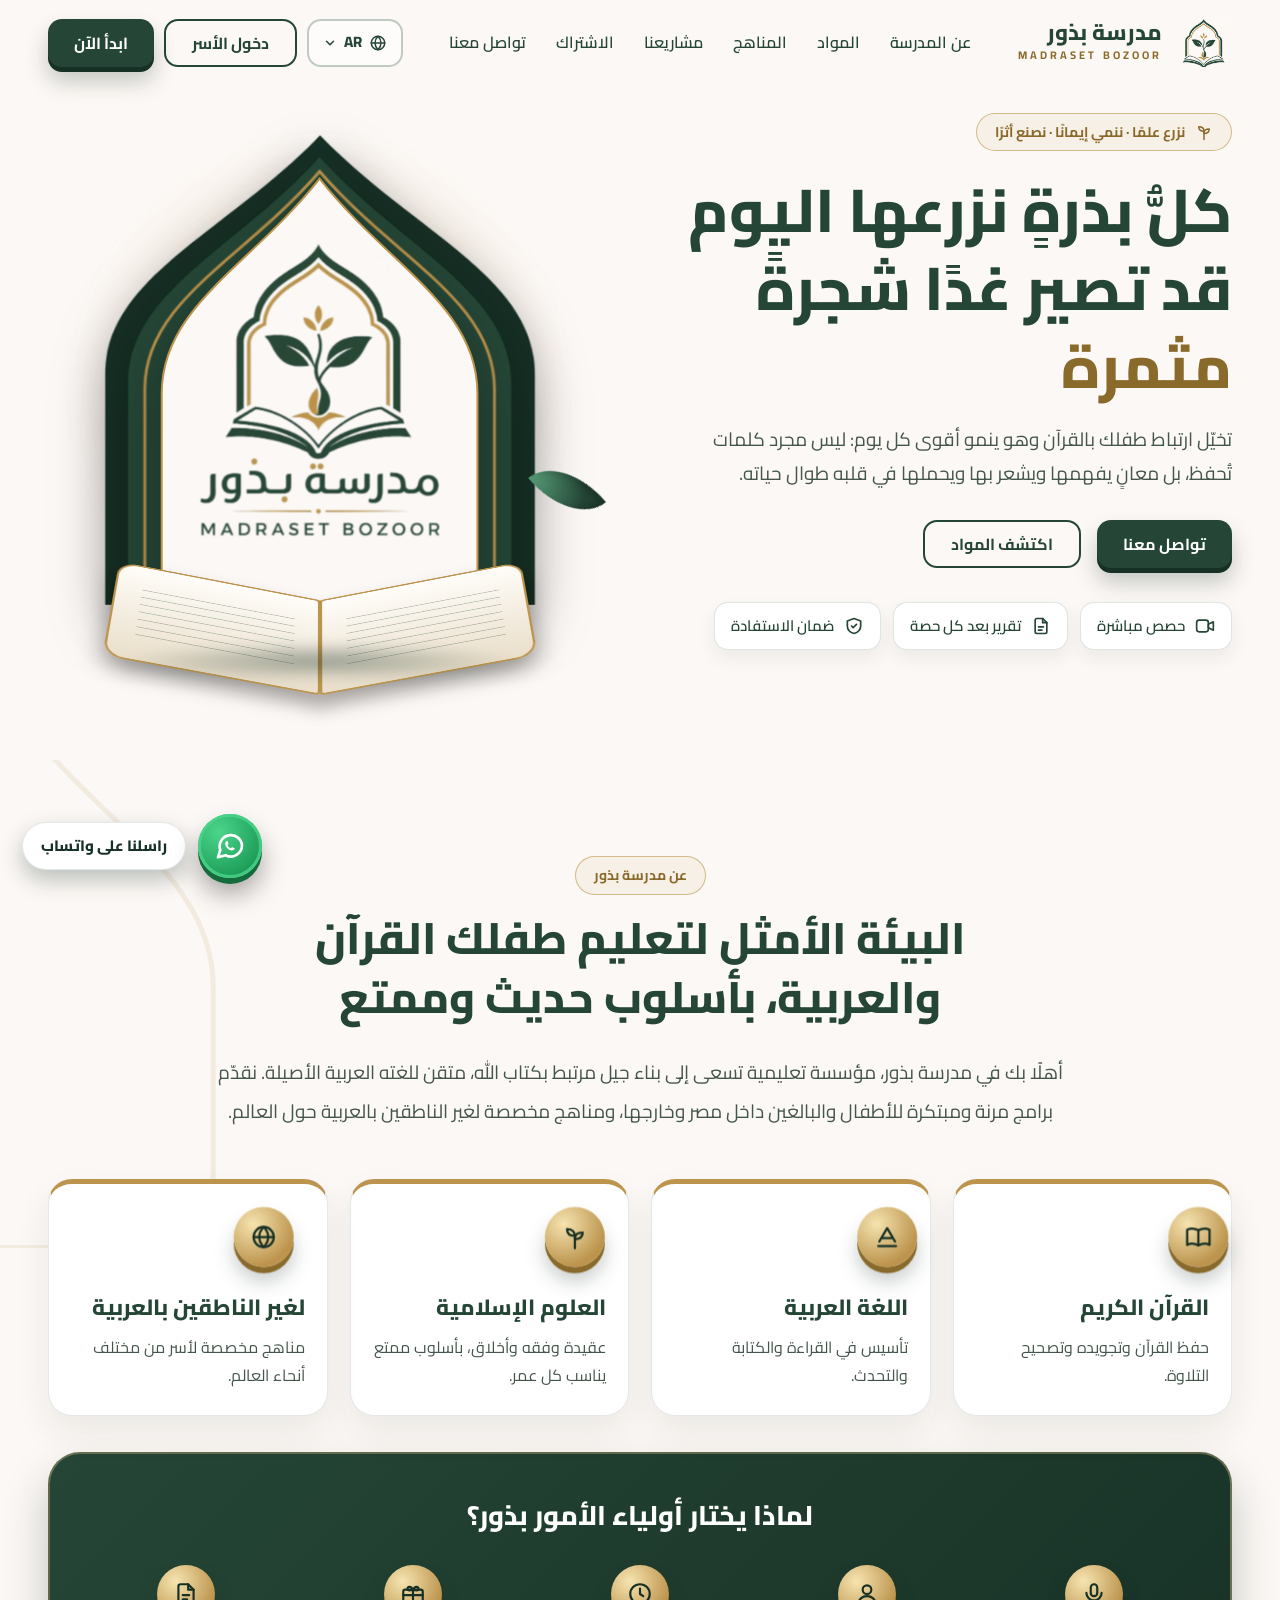
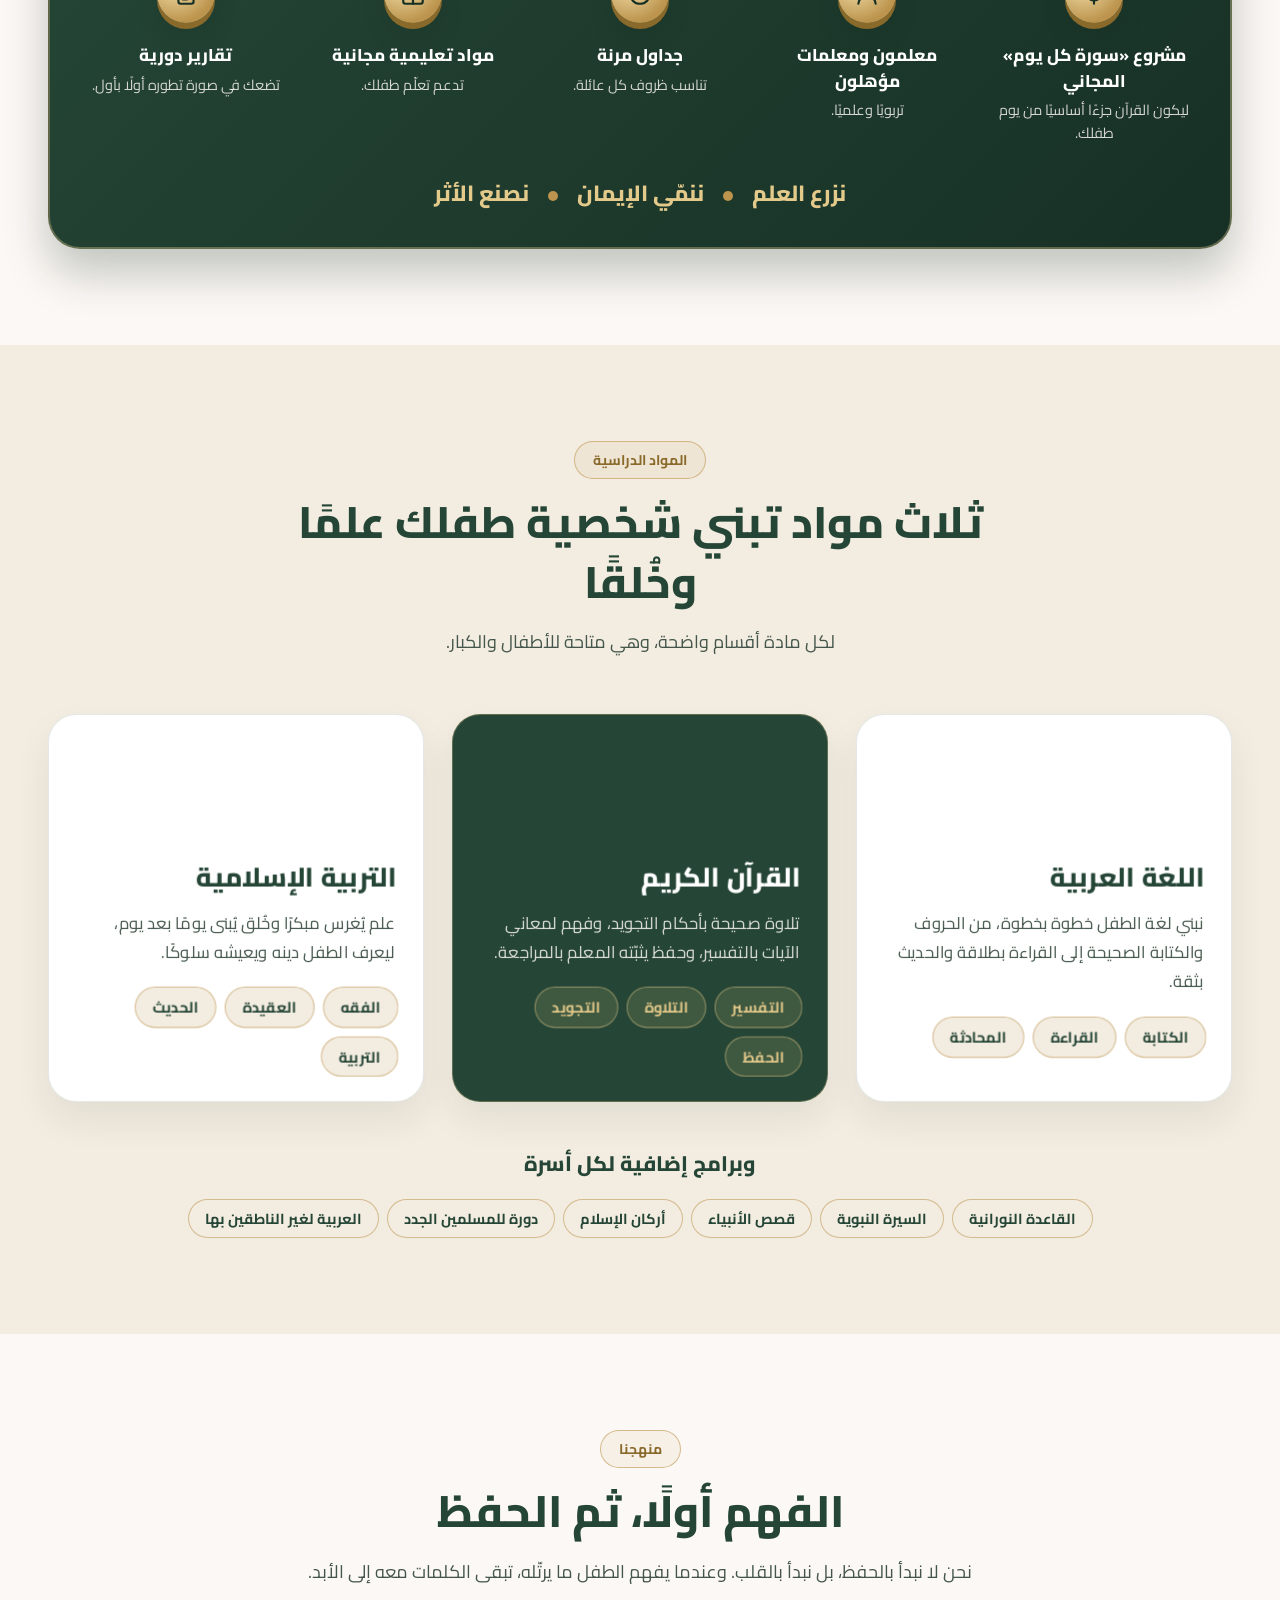
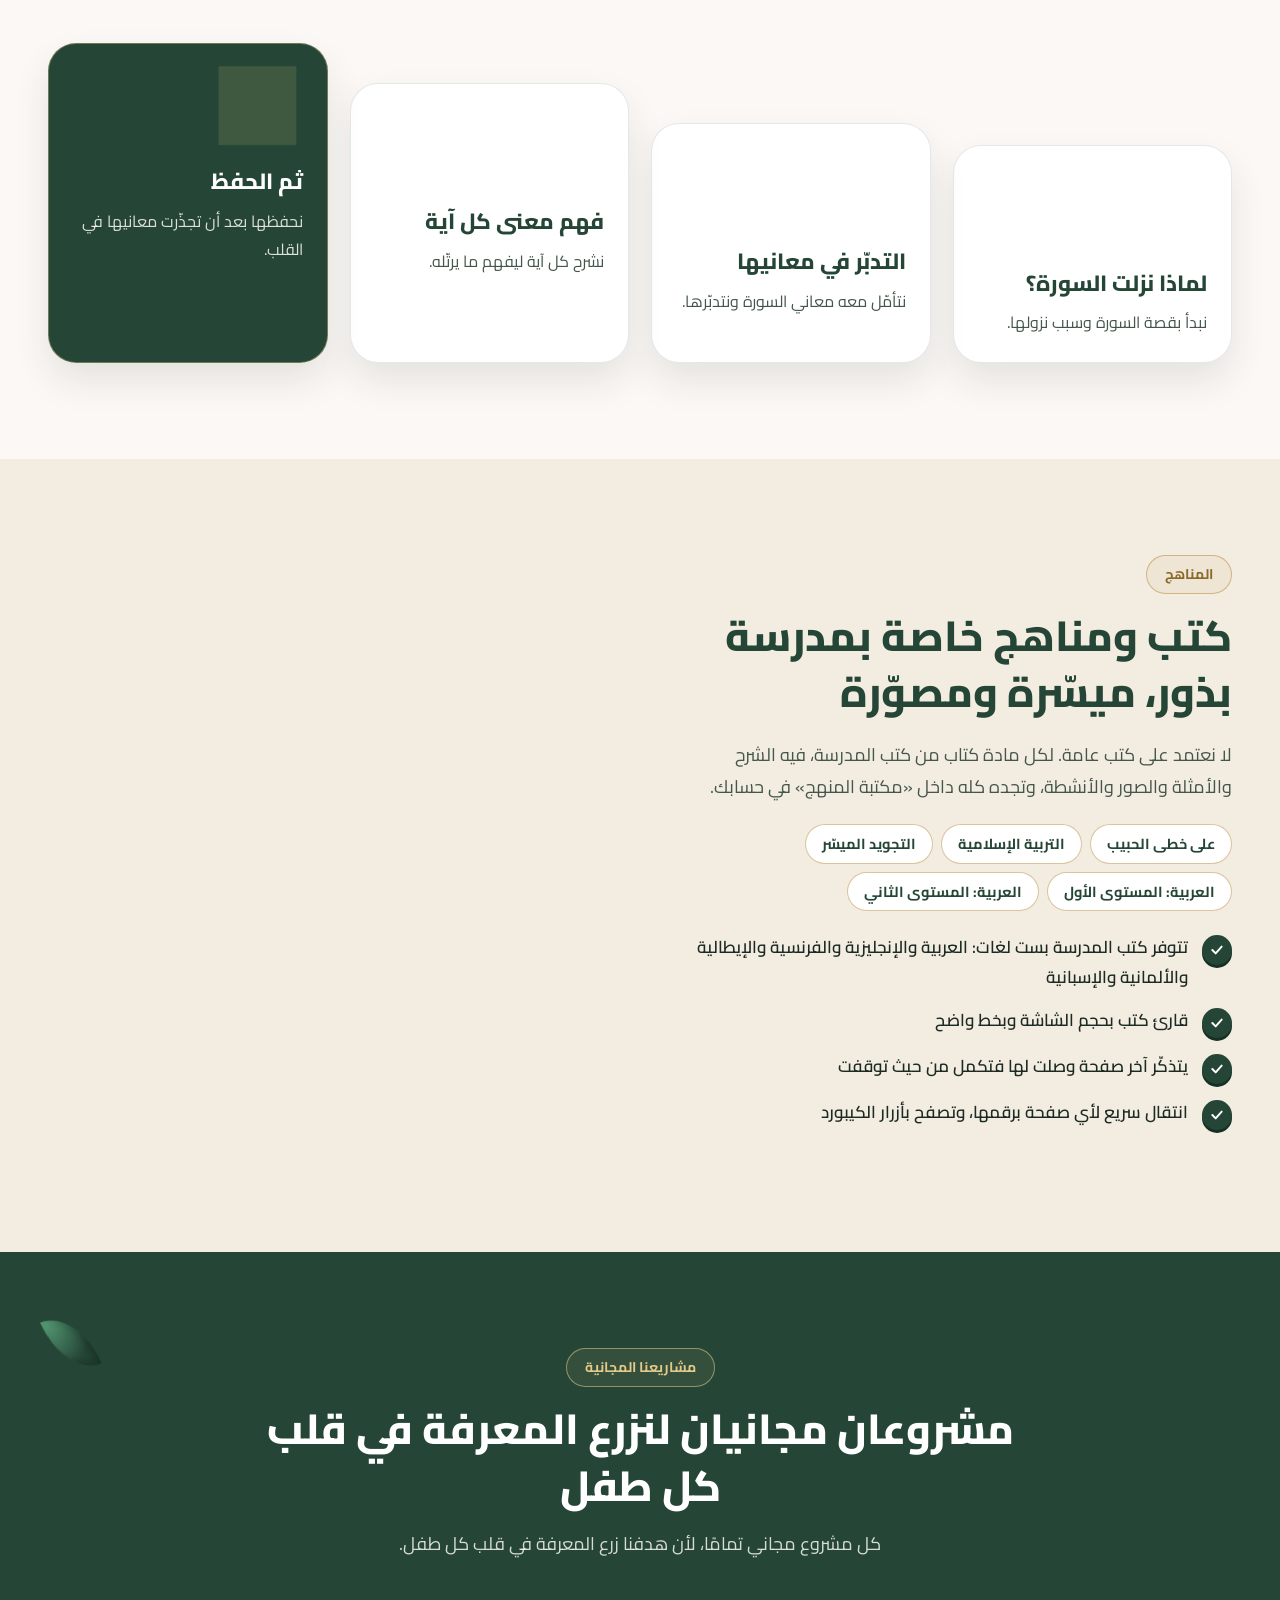
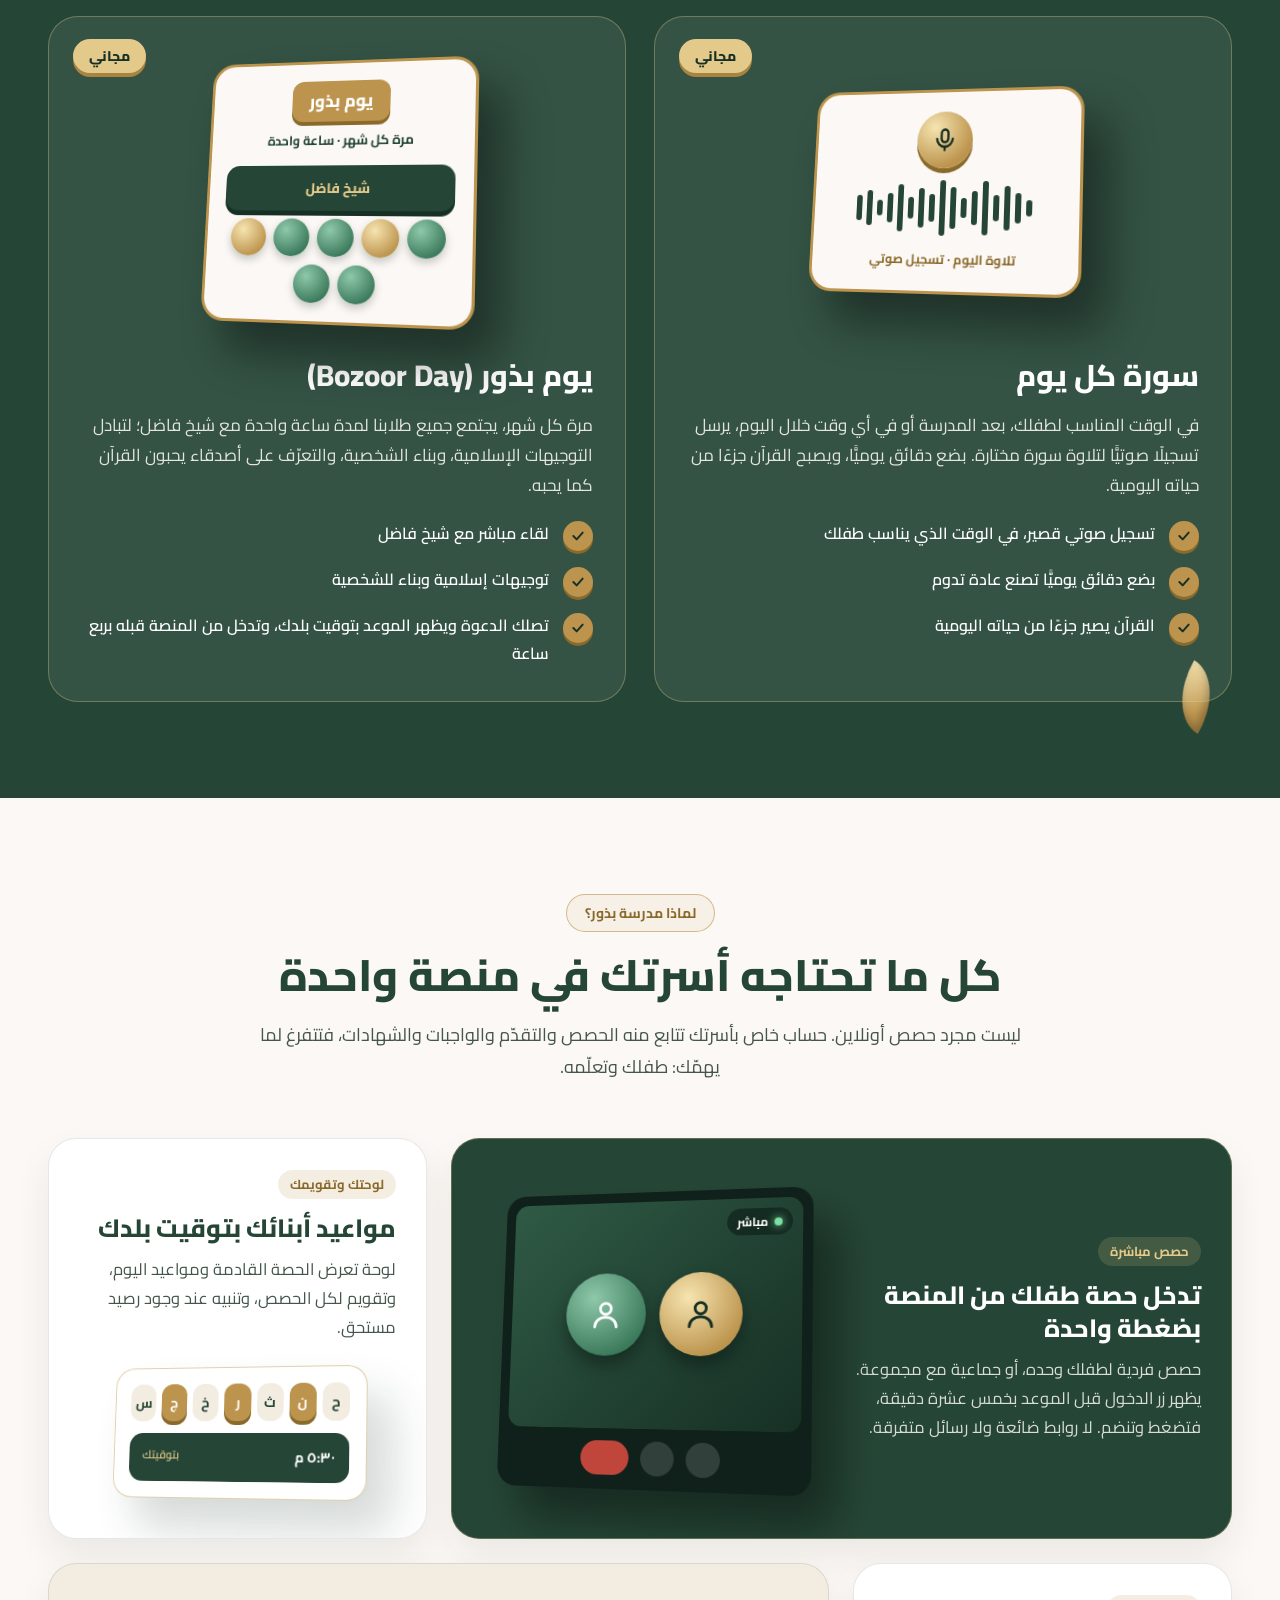
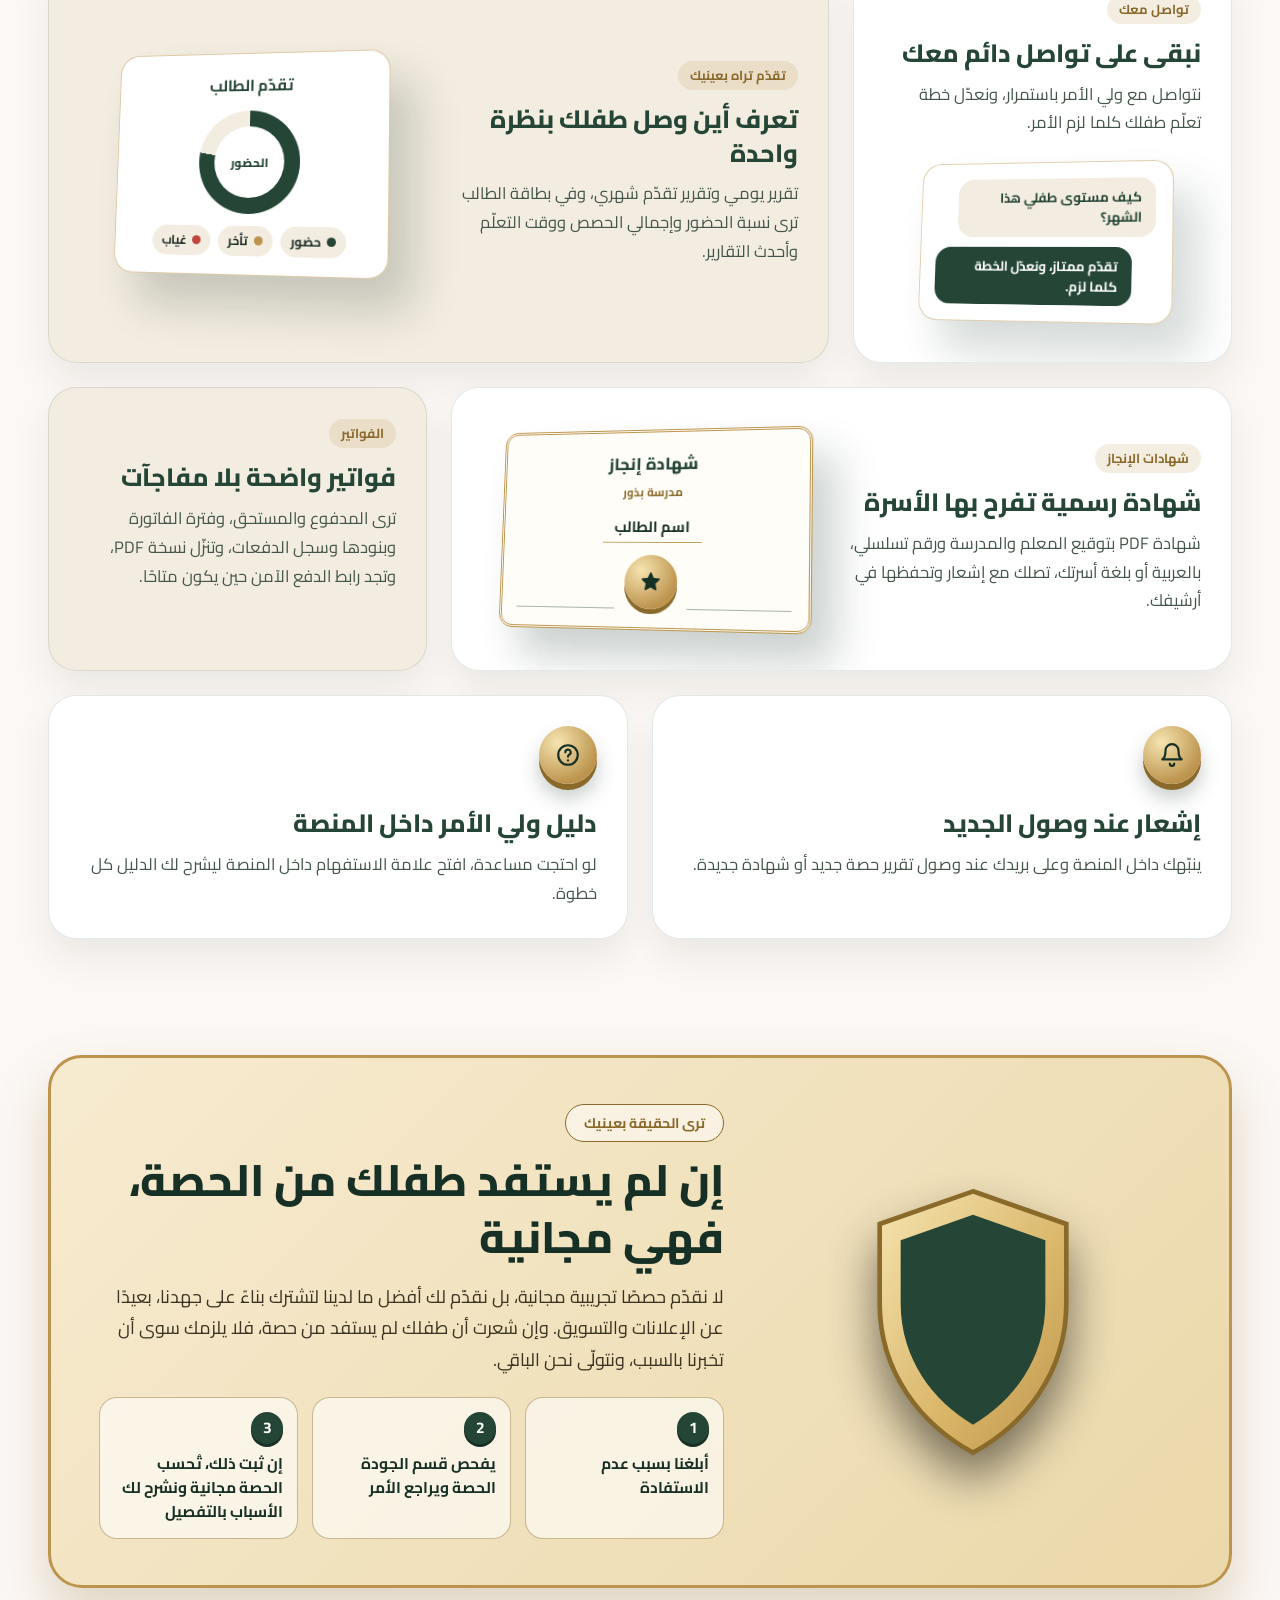
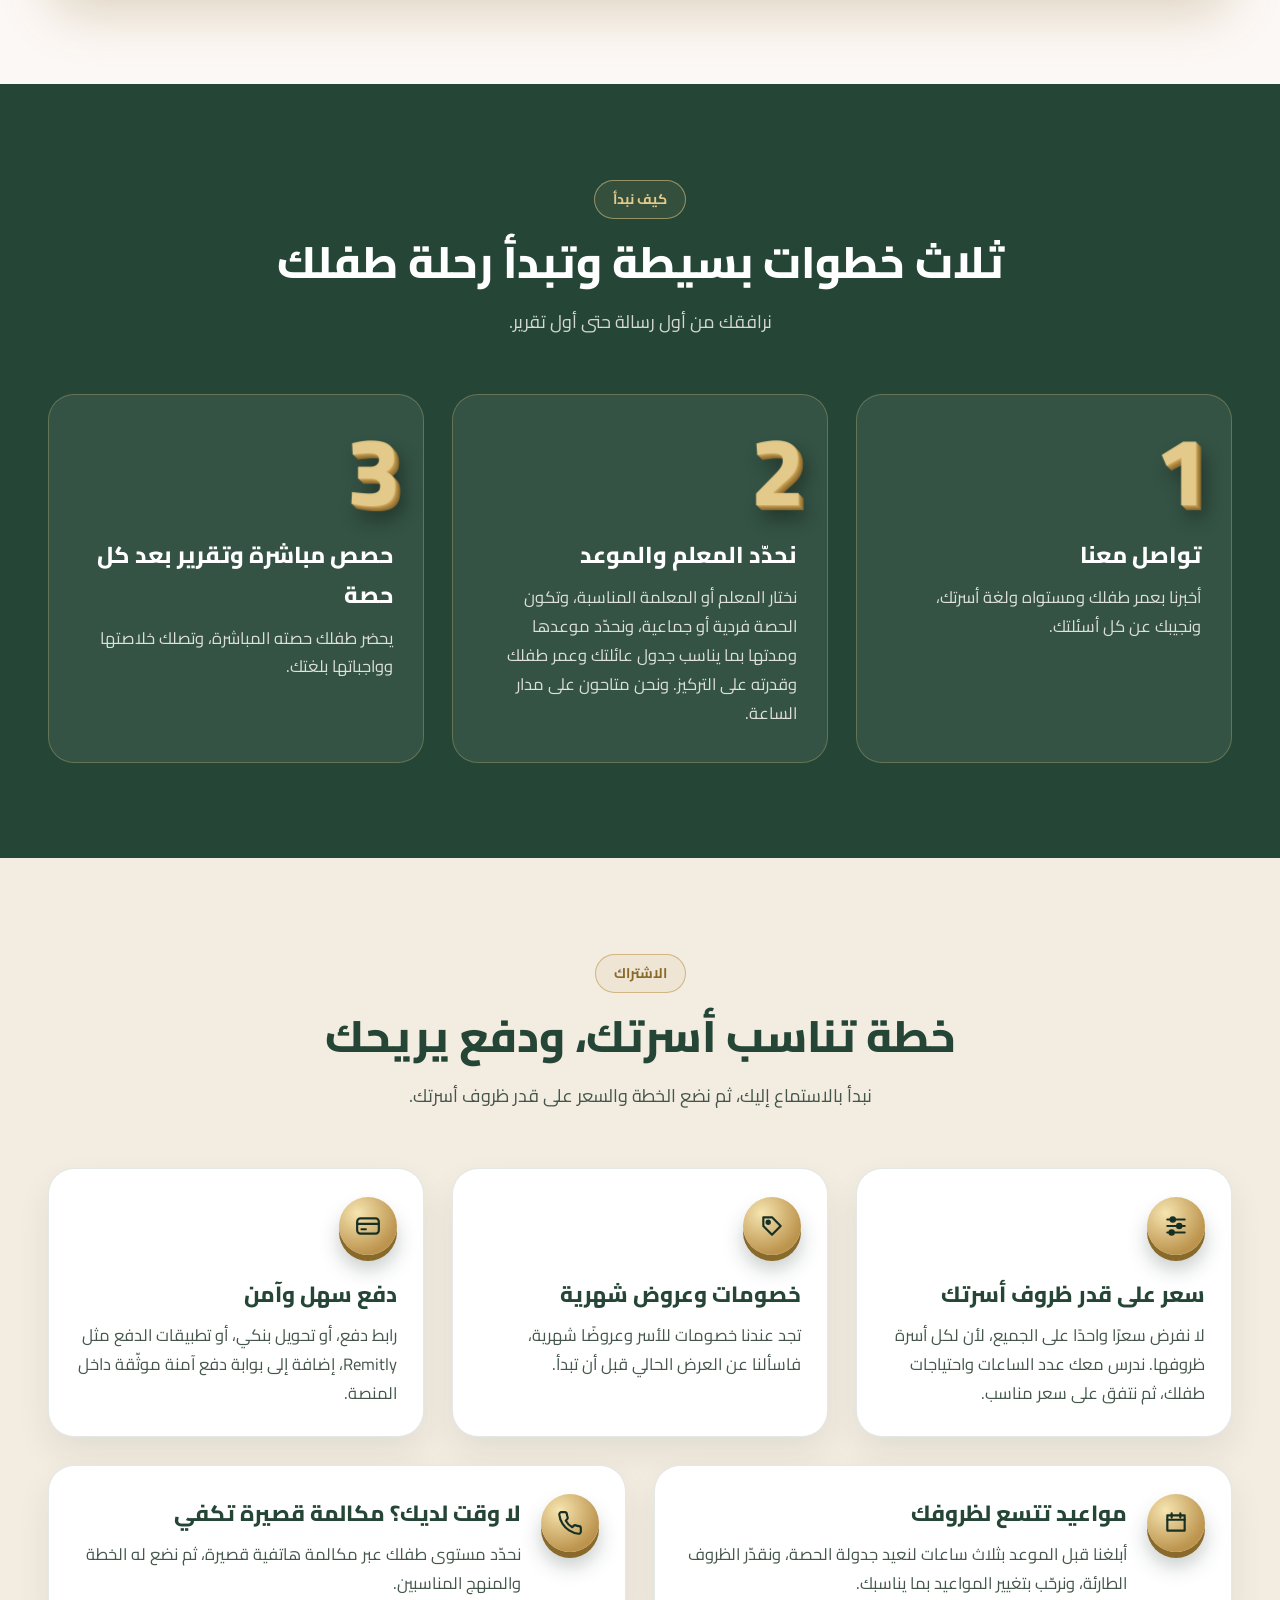
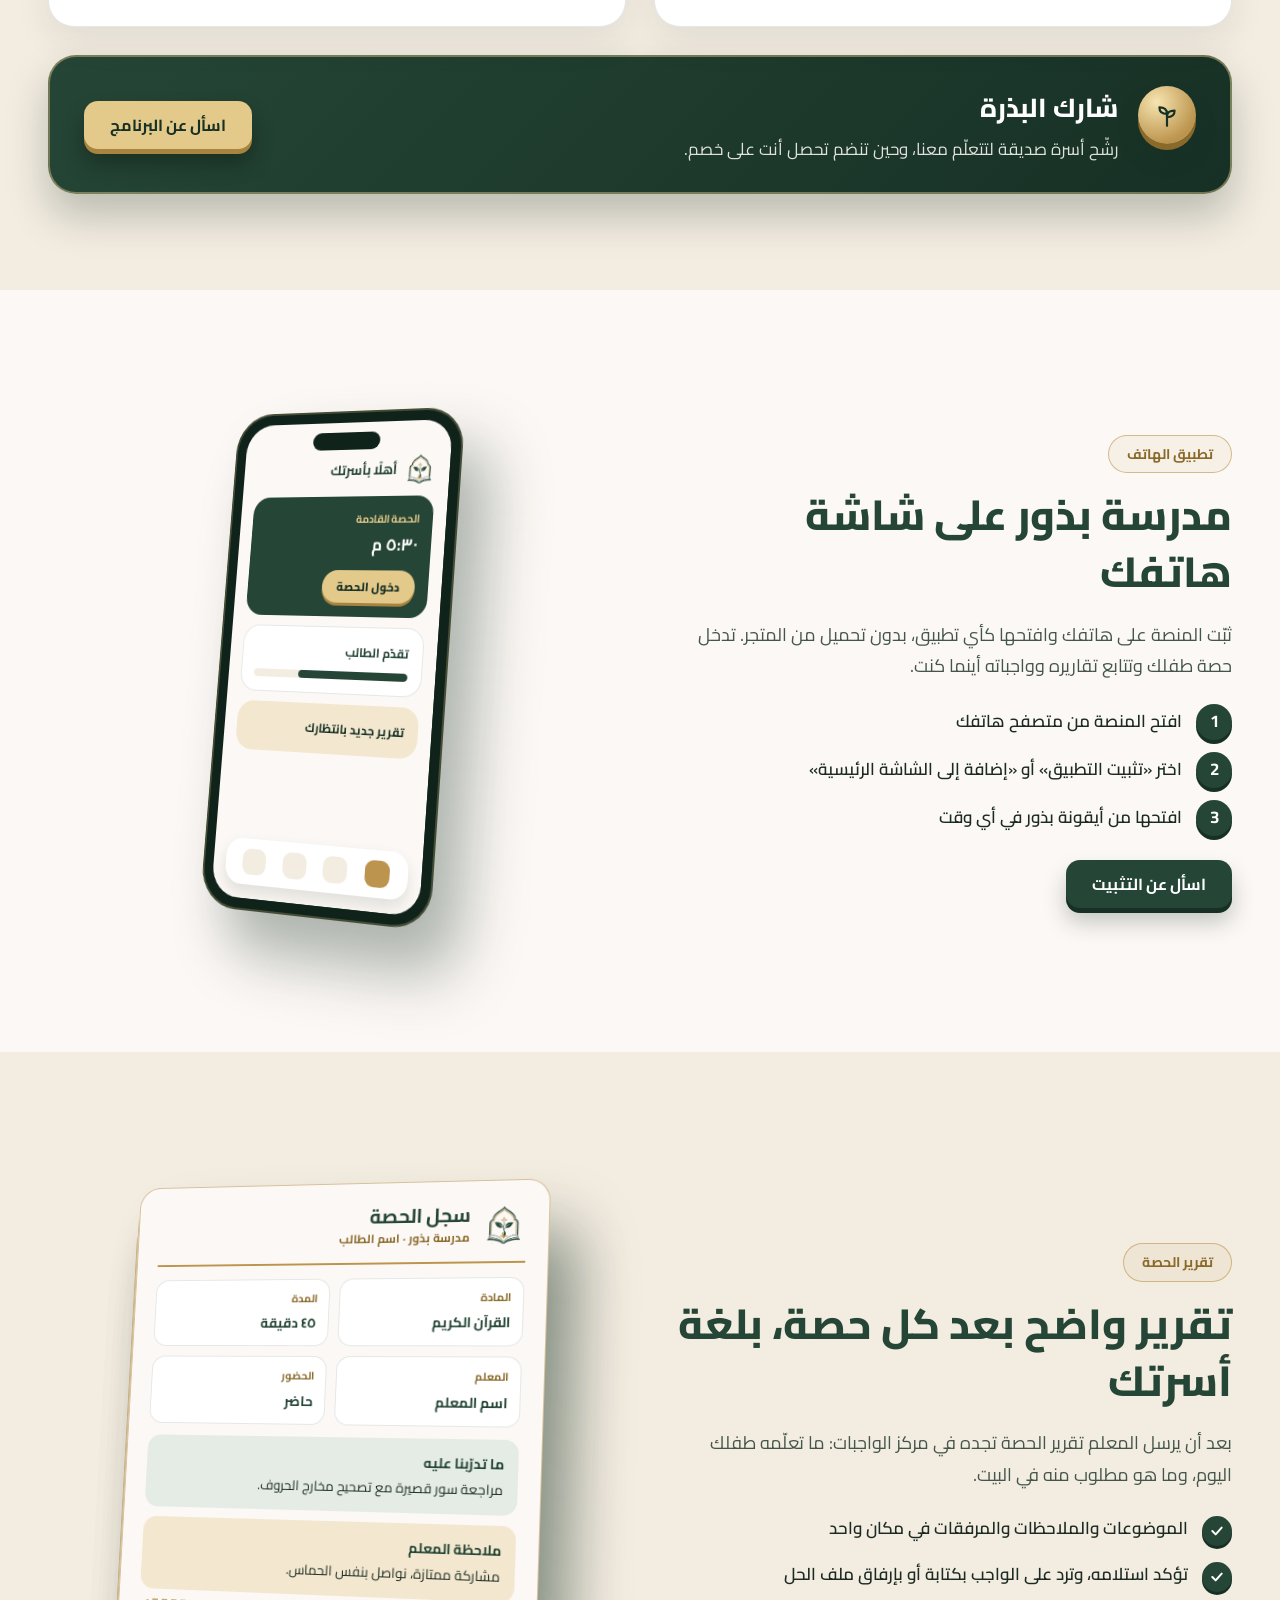
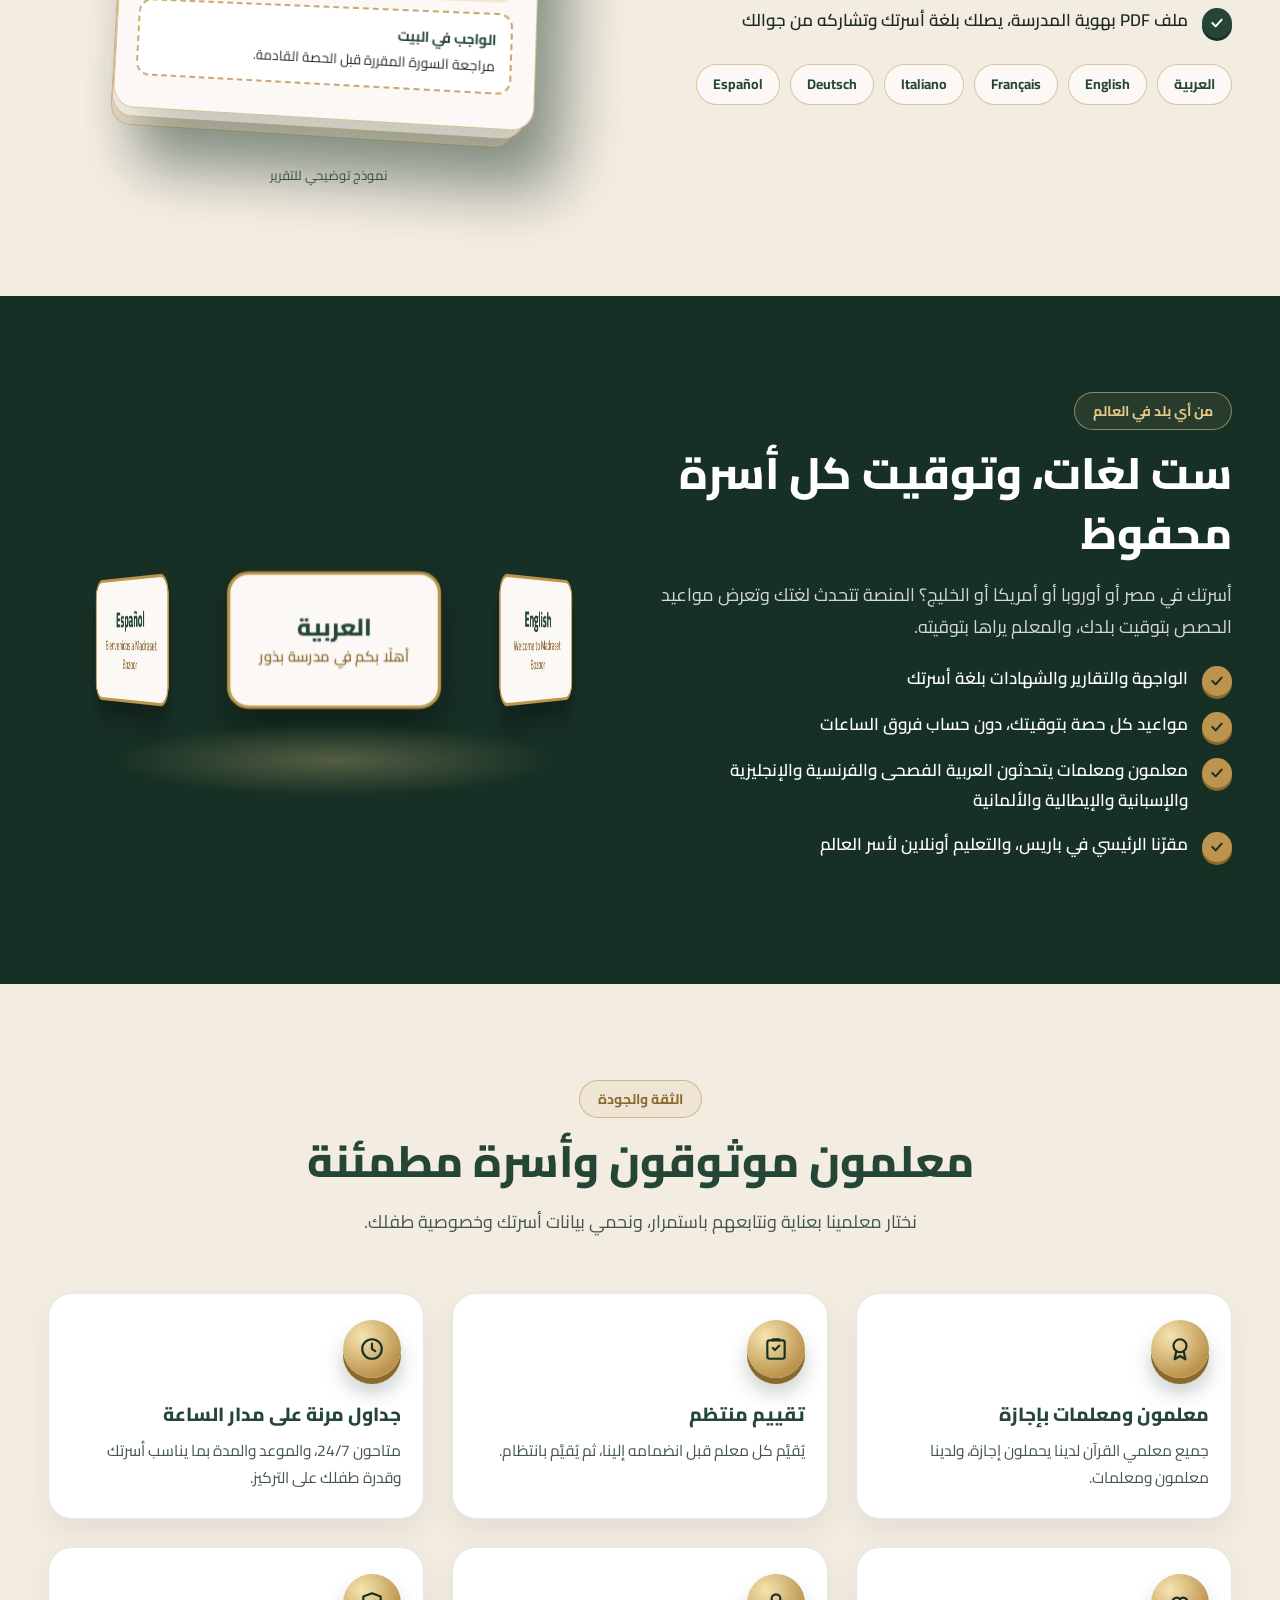
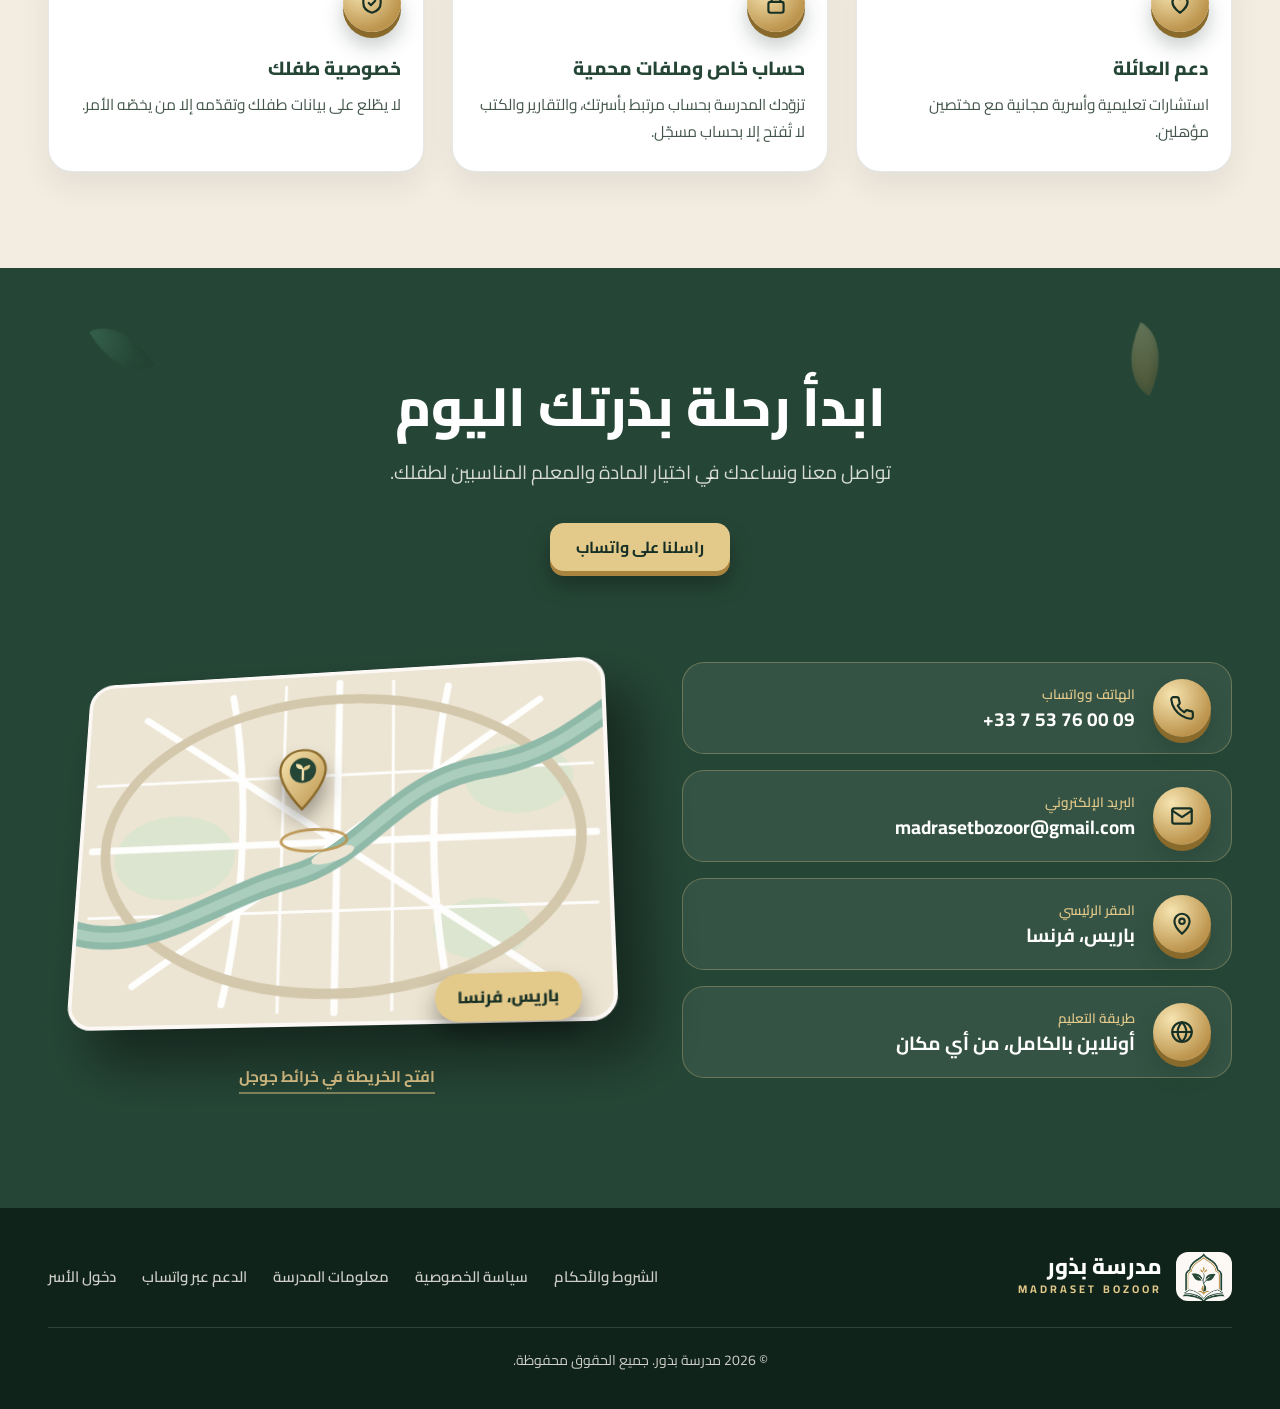
<file: landing/index.html>
<!DOCTYPE html>

<html dir="rtl" lang="ar">
<head>
<meta charset="utf-8"/>
<meta content="width=device-width,initial-scale=1,viewport-fit=cover" name="viewport"/>
<title>مدرسة بذور | تعليم القرآن واللغة العربية والتربية الإسلامية أونلاين</title>
<meta content="مدرسة بذور: حصص مباشرة أونلاين لتعليم القرآن والتجويد والحفظ واللغة العربية والتربية الإسلامية للأطفال والكبار، بمعلمين ومعلمات بإجازة، وتقارير بعد كل حصة، وضمان الاستفادة." name="description"/>
<meta content="#254636" name="theme-color"/>
<link href="https://fonts.googleapis.com" rel="preconnect"/>
<link crossorigin="" href="https://fonts.gstatic.com" rel="preconnect"/>
<link href="https://fonts.googleapis.com/css2?family=Cairo:wght@400;600;700;800&amp;display=swap" rel="stylesheet"/>
<link href="/landing/landing.css" rel="stylesheet"/>
</head>
<body>
<script data-refresh-cookie="false">
(() => {
  const hasRefreshCookie = document.currentScript?.dataset.refreshCookie === "true";
  const isStandalone =
    window.matchMedia?.("(display-mode: standalone)").matches ||
    window.navigator.standalone === true;
  const appModeRequested = new URLSearchParams(window.location.search).has("app");
  if (!appModeRequested && (hasRefreshCookie || isStandalone)) {
    window.location.replace("/?app=1" + window.location.hash);
  }
})();
</script>

<div class="page" dir="rtl">
<header class="wrap">
<div class="nav">
<a aria-label="مدرسة بذور — الرئيسية" class="brand" href="#top">
<span aria-label="شعار مدرسة بذور" class="emblem" role="img"></span>
<span><b>مدرسة بذور</b><small>MADRASET BOZOOR</small></span>
</a>
<nav aria-label="التنقل الرئيسي" class="navlinks">
<a href="#about">عن المدرسة</a>
<a href="#subjects">المواد</a>
<a href="#curricula">المناهج</a>
<a href="#projects">مشاريعنا</a>
<a href="#plans">الاشتراك</a>
<a href="#contact">تواصل معنا</a>
</nav>
<div class="navbtns"><details class="langsw"><summary aria-label="اللغة"><svg width="18" height="18" viewBox="0 0 24 24" fill="none" stroke="currentColor" stroke-width="2" stroke-linecap="round" stroke-linejoin="round" aria-hidden="true"><circle cx="12" cy="12" r="9"/><path d="M3 12h18"/><path d="M12 3c2.7 2.7 4 5.7 4 9s-1.3 6.3-4 9c-2.7-2.7-4-5.7-4-9s1.3-6.3 4-9z"/></svg><span class="code">AR</span><svg class="chev" width="14" height="14" viewBox="0 0 24 24" fill="none" stroke="currentColor" stroke-width="2.6" stroke-linecap="round" stroke-linejoin="round" aria-hidden="true"><path d="m6 9 6 6 6-6"/></svg></summary><ul><li><a href="/?lang=ar" hreflang="ar" lang="ar" data-lang="ar" aria-current="true">العربية</a></li><li><a href="/?lang=en" hreflang="en" lang="en" data-lang="en">English</a></li><li><a href="/?lang=fr" hreflang="fr" lang="fr" data-lang="fr">Français</a></li><li><a href="/?lang=it" hreflang="it" lang="it" data-lang="it">Italiano</a></li><li><a href="/?lang=de" hreflang="de" lang="de" data-lang="de">Deutsch</a></li><li><a href="/?lang=es" hreflang="es" lang="es" data-lang="es">Español</a></li></ul></details>
<a class="btn btn-ghost" href="/login">دخول الأسر</a>
<a class="btn btn-primary" href="#contact">ابدأ الآن</a>
</div>
</div>
</header>
<main id="top">
<section class="hero">
<div class="wrap hero-grid">
<div>
<span class="eyebrow">
<svg aria-hidden="true" fill="none" height="18" stroke="#8A6A2B" stroke-linecap="round" stroke-linejoin="round" stroke-width="2" viewbox="0 0 24 24" width="18"><path d="M12 22V11"></path><path d="M12 11C12 7 9 5 5 5c0 4 2 6 7 6z"></path><path d="M12 13c0-3 2.5-5 7-5 0 4-2.5 6-7 6z"></path></svg>
نزرع علمًا · ننمي إيمانًا · نصنع أثرًا
</span>
<h1>كلُّ بذرةٍ نزرعها اليوم قد تصير غدًا شجرةً <em>مثمرة</em></h1>
<p class="lead">تخيّل ارتباط طفلك بالقرآن وهو ينمو أقوى كل يوم: ليس مجرد كلمات تُحفظ، بل معانٍ يفهمها ويشعر بها ويحملها في قلبه طوال حياته.</p>
<div class="cta-row">
<a class="btn btn-primary" href="#contact">تواصل معنا</a>
<a class="btn btn-ghost" href="#subjects">اكتشف المواد</a>
</div>
<div class="chips">
<span class="chip">
<svg aria-hidden="true" fill="none" height="20" stroke="#254636" stroke-linecap="round" stroke-linejoin="round" stroke-width="2" viewbox="0 0 24 24" width="20"><rect height="14" rx="3" width="14" x="2" y="5"></rect><path d="m16 10 6-3v10l-6-3z"></path></svg>
حصص مباشرة
</span>
<span class="chip">
<svg aria-hidden="true" fill="none" height="20" stroke="#254636" stroke-linecap="round" stroke-linejoin="round" stroke-width="2" viewbox="0 0 24 24" width="20"><path d="M14 3H7a2 2 0 0 0-2 2v14a2 2 0 0 0 2 2h10a2 2 0 0 0 2-2V8z"></path><path d="M14 3v5h5"></path><path d="M9 13h6M9 17h4"></path></svg>
تقرير بعد كل حصة
</span>
<span class="chip">
<svg aria-hidden="true" fill="none" height="20" stroke="#254636" stroke-linecap="round" stroke-linejoin="round" stroke-width="2" viewbox="0 0 24 24" width="20"><path d="M12 3 4 6v6c0 4.5 3.4 7.700 8 9 4.600-1.300 8-4.500 8-9V6z"></path><path d="m9 12 2 2 4-4"></path></svg>
ضمان الاستفادة
</span>
</div>
</div>
<div aria-label="شعار مدرسة بذور داخل أقواس ثلاثية الأبعاد وكتاب مفتوح" class="scene" dir="ltr" role="img">
<div class="glow"></div>
<div class="stage">
<svg aria-hidden="true" class="layer l0" preserveaspectratio="none" viewbox="0 0 100 128"><path d="M4 128V66C4 40 30 28 50 2c20 26 46 38 46 64v62z" fill="#173025"></path></svg>
<svg aria-hidden="true" class="layer l1" preserveaspectratio="none" viewbox="0 0 100 128"><path d="M4 128V66C4 40 30 28 50 2c20 26 46 38 46 64v62z" fill="#254636"></path></svg>
<svg aria-hidden="true" class="layer l2" preserveaspectratio="none" viewbox="0 0 100 128"><path d="M4 128V66C4 40 30 28 50 2c20 26 46 38 46 64v62z" fill="none" stroke="#BC944D" stroke-width="3" vector-effect="non-scaling-stroke"></path></svg>
<svg aria-hidden="true" class="layer l3" preserveaspectratio="none" viewbox="0 0 100 128"><path d="M4 128V66C4 40 30 28 50 2c20 26 46 38 46 64v62z" fill="#FCF8F5" stroke="#BC944D" stroke-width="2" vector-effect="non-scaling-stroke"></path></svg>
<img alt="شعار مدرسة بذور" class="logo3d" src="/landing/img/logo-alpha.webp"/>
<span class="leaf" style="--z:150px;--r:-28deg;left:6%;top:8%"></span>
<span class="leaf gold" style="--z:130px;--r:34deg;right:8%;top:14%;width:32px;height:50px;animation-delay:-2s"></span>
<span class="leaf" style="--z:170px;--r:18deg;left:2%;top:58%;width:34px;height:54px;animation-delay:-4s"></span>
<span class="leaf" style="--z:140px;--r:-40deg;right:3%;top:62%;animation-delay:-1s"></span>
<span class="seed" style="--z:160px;--r:-18deg;left:20%;bottom:20%;animation-delay:-3s"></span>
<span class="seed" style="--z:150px;--r:24deg;right:16%;bottom:24%;animation-delay:-1.5s"></span>
<div aria-hidden="true" class="book"><div class="pg a"></div><div class="pg b"></div></div>
</div>
<div class="floor"></div>
</div>
</div>
</section>
<section class="sec about" id="about">
<svg aria-hidden="true" class="about-arch" viewbox="0 0 100 128"><path d="M4 128V66C4 40 30 28 50 2c20 26 46 38 46 64v62z" fill="none" stroke="#BC944D" stroke-width="1.200"></path></svg>
<div class="wrap">
<div class="sec-head">
<span class="eyebrow">عن مدرسة بذور</span>
<h2>البيئة الأمثل لتعليم طفلك القرآن والعربية، بأسلوب حديث وممتع</h2>
</div>
<p class="about-lead">أهلًا بك في مدرسة بذور، مؤسسة تعليمية تسعى إلى بناء جيل مرتبط بكتاب الله، متقن للغته العربية الأصيلة. نقدّم برامج مرنة ومبتكرة للأطفال والبالغين داخل مصر وخارجها، ومناهج مخصصة لغير الناطقين بالعربية حول العالم.</p>
<div class="paths">
<article class="pth"><div aria-hidden="true" class="coin sm"><svg fill="none" height="26" stroke="#173025" stroke-linecap="round" stroke-linejoin="round" stroke-width="2" viewbox="0 0 24 24" width="26"><path d="M2 5.500C5 4 8.500 4 12 6c3.500-2 7-2 10-.5V19c-3-1.500-6.500-1.500-10 .5-3.500-2-7-2-10-.5z"></path><path d="M12 6v13.500"></path></svg></div><h3>القرآن الكريم</h3><p>حفظ القرآن وتجويده وتصحيح التلاوة.</p></article>
<article class="pth"><div aria-hidden="true" class="coin sm"><svg fill="none" height="26" stroke="#173025" stroke-linecap="round" stroke-linejoin="round" stroke-width="2" viewbox="0 0 24 24" width="26"><path d="M4 20h16"></path><path d="m5 16 7-12 7 12"></path><path d="M8 13h8"></path></svg></div><h3>اللغة العربية</h3><p>تأسيس في القراءة والكتابة والتحدث.</p></article>
<article class="pth"><div aria-hidden="true" class="coin sm"><svg fill="none" height="26" stroke="#173025" stroke-linecap="round" stroke-linejoin="round" stroke-width="2" viewbox="0 0 24 24" width="26"><path d="M12 22V11"></path><path d="M12 11C12 7 9 5 5 5c0 4 2 6 7 6z"></path><path d="M12 13c0-3 2.500-5 7-5 0 4-2.500 6-7 6z"></path></svg></div><h3>العلوم الإسلامية</h3><p>عقيدة وفقه وأخلاق، بأسلوب ممتع يناسب كل عمر.</p></article>
<article class="pth"><div aria-hidden="true" class="coin sm"><svg fill="none" height="26" stroke="#173025" stroke-linecap="round" stroke-linejoin="round" stroke-width="2" viewbox="0 0 24 24" width="26"><circle cx="12" cy="12" r="9"></circle><path d="M3 12h18"></path><path d="M12 3c2.700 2.700 4 5.700 4 9s-1.300 6.300-4 9c-2.700-2.700-4-5.700-4-9s1.300-6.300 4-9z"></path></svg></div><h3>لغير الناطقين بالعربية</h3><p>مناهج مخصصة لأسر من مختلف أنحاء العالم.</p></article>
</div>
<div class="whyband">
<h3>لماذا يختار أولياء الأمور بذور؟</h3>
<div class="why5">
<div class="wy"><div aria-hidden="true" class="coin sm"><svg fill="none" height="26" stroke="#173025" stroke-linecap="round" stroke-linejoin="round" stroke-width="2" viewbox="0 0 24 24" width="26"><rect height="11" rx="3" width="6" x="9" y="3"></rect><path d="M5 11a7 7 0 0 0 14 0"></path><path d="M12 18v3"></path></svg></div><b>مشروع «سورة كل يوم» المجاني</b><span>ليكون القرآن جزءًا أساسيًا من يوم طفلك.</span></div>
<div class="wy"><div aria-hidden="true" class="coin sm"><svg fill="none" height="26" stroke="#173025" stroke-linecap="round" stroke-linejoin="round" stroke-width="2" viewbox="0 0 24 24" width="26"><circle cx="12" cy="8" r="4"></circle><path d="M4 21c0-4 3.500-7 8-7s8 3 8 7"></path></svg></div><b>معلمون ومعلمات مؤهلون</b><span>تربويًا وعلميًا.</span></div>
<div class="wy"><div aria-hidden="true" class="coin sm"><svg fill="none" height="26" stroke="#173025" stroke-linecap="round" stroke-linejoin="round" stroke-width="2" viewbox="0 0 24 24" width="26"><circle cx="12" cy="12" r="9"></circle><path d="M12 7v5l3 2"></path></svg></div><b>جداول مرنة</b><span>تناسب ظروف كل عائلة.</span></div>
<div class="wy"><div aria-hidden="true" class="coin sm"><svg fill="none" height="26" stroke="#173025" stroke-linecap="round" stroke-linejoin="round" stroke-width="2" viewbox="0 0 24 24" width="26"><rect height="13" rx="2" width="18" x="3" y="8"></rect><path d="M12 8v13"></path><path d="M3 13h18"></path><path d="M12 8c-2-4-6-3-5 0 .5 1.500 5 0 5 0zM12 8c2-4 6-3 5 0-.5 1.500-5 0-5 0z"></path></svg></div><b>مواد تعليمية مجانية</b><span>تدعم تعلّم طفلك.</span></div>
<div class="wy"><div aria-hidden="true" class="coin sm"><svg fill="none" height="26" stroke="#173025" stroke-linecap="round" stroke-linejoin="round" stroke-width="2" viewbox="0 0 24 24" width="26"> <path d="M14 3H7a2 2 0 0 0-2 2v14a2 2 0 0 0 2 2h10a2 2 0 0 0 2-2V8z"></path><path d="M14 3v5h5"></path><path d="M9 13h6M9 17h4"></path></svg></div><b>تقارير دورية</b><span>تضعك في صورة تطوره أولًا بأول.</span></div>
</div>
<p class="motto">نزرع العلم <i></i> ننمّي الإيمان <i></i> نصنع الأثر</p>
</div>
</div>
</section>
<section class="sec" id="subjects" style="background:var(--cream-2)">
<div class="wrap">
<div class="sec-head">
<span class="eyebrow">المواد الدراسية</span>
<h2>ثلاث مواد تبني شخصية طفلك علمًا وخُلقًا</h2>
<p>لكل مادة أقسام واضحة، وهي متاحة للأطفال والكبار.</p>
</div>
<div class="grid3">
<article class="subj">
<span aria-hidden="true" class="no">01</span>
<div aria-hidden="true" class="coin"><svg fill="none" height="34" stroke="#173025" stroke-linecap="round" stroke-linejoin="round" stroke-width="2" viewbox="0 0 24 24" width="34"><path d="M4 20h16"></path><path d="m5 16 7-12 7 12"></path><path d="M8 13h8"></path></svg></div>
<h3>اللغة العربية</h3>
<p>نبني لغة الطفل خطوة بخطوة، من الحروف والكتابة الصحيحة إلى القراءة بطلاقة والحديث بثقة.</p>
<div class="pills"><span class="pill">الكتابة</span><span class="pill">القراءة</span><span class="pill">المحادثة</span></div>
</article>
<article class="subj dark">
<span aria-hidden="true" class="no">02</span>
<div aria-hidden="true" class="coin"><svg fill="none" height="34" stroke="#173025" stroke-linecap="round" stroke-linejoin="round" stroke-width="2" viewbox="0 0 24 24" width="34"><path d="M2 5.500C5 4 8.500 4 12 6c3.500-2 7-2 10-.5V19c-3-1.500-6.500-1.500-10 .5-3.500-2-7-2-10-.5z"></path><path d="M12 6v13.500"></path></svg></div>
<h3>القرآن الكريم</h3>
<p>تلاوة صحيحة بأحكام التجويد، وفهم لمعاني الآيات بالتفسير، وحفظ يثبّته المعلم بالمراجعة.</p>
<div class="pills"><span class="pill">التفسير</span><span class="pill">التلاوة</span><span class="pill">التجويد</span><span class="pill">الحفظ</span></div>
</article>
<article class="subj">
<span aria-hidden="true" class="no">03</span>
<div aria-hidden="true" class="coin"><svg fill="none" height="34" stroke="#173025" stroke-linecap="round" stroke-linejoin="round" stroke-width="2" viewbox="0 0 24 24" width="34"><path d="M12 22V11"></path><path d="M12 11C12 7 9 5 5 5c0 4 2 6 7 6z"></path><path d="M12 13c0-3 2.500-5 7-5 0 4-2.500 6-7 6z"></path></svg></div>
<h3>التربية الإسلامية</h3>
<p>علم يُغرس مبكرًا وخُلق يُبنى يومًا بعد يوم، ليعرف الطفل دينه ويعيشه سلوكًا.</p>
<div class="pills"><span class="pill">الفقه</span><span class="pill">العقيدة</span><span class="pill">الحديث</span><span class="pill">التربية</span></div>
</article>
</div>
<div class="extras">
<b>وبرامج إضافية لكل أسرة</b>
<div class="pills c"><span class="pill">القاعدة النورانية</span><span class="pill">السيرة النبوية</span><span class="pill">قصص الأنبياء</span><span class="pill">أركان الإسلام</span><span class="pill">دورة للمسلمين الجدد</span><span class="pill">العربية لغير الناطقين بها</span></div>
</div>
</div>
</section>
<section class="sec grow" id="method">
<div class="wrap">
<div class="sec-head">
<span class="eyebrow">منهجنا</span>
<h2>الفهم أولًا، ثم الحفظ</h2>
<p>نحن لا نبدأ بالحفظ، بل نبدأ بالقلب. وعندما يفهم الطفل ما يرتّله، تبقى الكلمات معه إلى الأبد.</p>
</div>
<div class="stairs">
<article class="st s1"><span class="sti"><svg aria-hidden="true" height="38" viewbox="0 0 40 40" width="38"><ellipse cx="20" cy="24" fill="#BC944D" rx="7" ry="10"></ellipse><ellipse cx="17.500" cy="20" fill="#F6E4B0" opacity=".8" rx="2.200" ry="3.500"></ellipse></svg></span><h3>لماذا نزلت السورة؟</h3><p>نبدأ بقصة السورة وسبب نزولها.</p></article>
<article class="st s2"><span class="sti"><svg aria-hidden="true" height="42" viewbox="0 0 40 40" width="42"><path d="M20 37V18" stroke="#254636" stroke-linecap="round" stroke-width="3"></path><path d="M20 18C20 11 15 8 8 8c0 7 4 10 12 10z" fill="#4C9A74"></path><path d="M20 22c0-6 4-9 11-9 0 7-4 9-11 9z" fill="#254636"></path></svg></span><h3>التدبّر في معانيها</h3><p>نتأمّل معه معاني السورة ونتدبّرها.</p></article>
<article class="st s3"><span class="sti"><svg aria-hidden="true" height="46" viewbox="0 0 40 40" width="46"><path d="M20 38V12" stroke="#254636" stroke-linecap="round" stroke-width="3"></path><path d="M20 22C20 15 14 12 6 12c0 8 5 10 14 10z" fill="#4C9A74"></path><path d="M20 26c0-7 5-10 13-10 0 8-5 10-13 10z" fill="#254636"></path><path d="M20 12C20 7 17 4 12 3c0 5 2 8 8 9z" fill="#BC944D"></path><path d="M20 12c0-4 3-7 8-8 0 5-2 8-8 8z" fill="#E3C98A"></path></svg></span><h3>فهم معنى كل آية</h3><p>نشرح كل آية ليفهم ما يرتّله.</p></article>
<article class="st s4"><span class="sti"><svg aria-hidden="true" height="52" viewbox="0 0 40 40" width="52"><path d="M17 38V24h6v14z" fill="#8A6A2B"></path><circle cx="20" cy="15" fill="#E3C98A" r="11"></circle><circle cx="12" cy="19" fill="#BC944D" r="7"></circle><circle cx="28" cy="19" fill="#BC944D" r="7"></circle><circle cx="20" cy="11" fill="#F6E4B0" r="6.500"></circle></svg></span><h3>ثم الحفظ</h3><p>نحفظها بعد أن تجذّرت معانيها في القلب.</p></article>
</div>
</div>
</section>
<section class="sec cur" id="curricula" style="background:var(--cream-2)">
<div class="wrap cur-grid">
<div>
<span class="eyebrow">المناهج</span>
<h2>كتب ومناهج خاصة بمدرسة بذور، ميسّرة ومصوّرة</h2>
<p class="lead">لا نعتمد على كتب عامة. لكل مادة كتاب من كتب المدرسة، فيه الشرح والأمثلة والصور والأنشطة، وتجده كله داخل «مكتبة المنهج» في حسابك.</p>
<div class="pills books">
<span class="pill">على خطى الحبيب</span><span class="pill">التربية الإسلامية</span><span class="pill">التجويد الميسّر</span><span class="pill">العربية: المستوى الأول</span><span class="pill">العربية: المستوى الثاني</span>
</div>
<ul class="checks">
<li><span class="tick"><svg aria-hidden="true" fill="none" height="16" stroke="#fff" stroke-linecap="round" stroke-linejoin="round" stroke-width="3" viewbox="0 0 24 24" width="16"><path d="m5 12 5 5 9-10"></path></svg></span>تتوفر كتب المدرسة بست لغات: العربية والإنجليزية والفرنسية والإيطالية والألمانية والإسبانية</li>
<li><span class="tick"><svg aria-hidden="true" fill="none" height="16" stroke="#fff" stroke-linecap="round" stroke-linejoin="round" stroke-width="3" viewbox="0 0 24 24" width="16"><path d="m5 12 5 5 9-10"></path></svg></span>قارئ كتب بحجم الشاشة وبخط واضح</li>
<li><span class="tick"><svg aria-hidden="true" fill="none" height="16" stroke="#fff" stroke-linecap="round" stroke-linejoin="round" stroke-width="3" viewbox="0 0 24 24" width="16"><path d="m5 12 5 5 9-10"></path></svg></span>يتذكّر آخر صفحة وصلت لها فتكمل من حيث توقفت</li>
<li><span class="tick"><svg aria-hidden="true" fill="none" height="16" stroke="#fff" stroke-linecap="round" stroke-linejoin="round" stroke-width="3" viewbox="0 0 24 24" width="16"><path d="m5 12 5 5 9-10"></path></svg></span>انتقال سريع لأي صفحة برقمها، وتصفح بأزرار الكيبورد</li>
</ul>
</div>
<div class="fan-wrap">
<div aria-label="أغلفة كتب مدرسة بذور" class="shelf-wrap" role="img">
<div class="shelf">
<div class="bx" style="--x:364px;--y:10px;--d:0"><div class="bxi"><img alt="غلاف كتاب على خطى الحبيب" class="fr" loading="lazy" src="/landing/img/cover-footsteps.jpg"/><span class="rt"></span><span class="tp"></span><span class="bkb"></span></div></div><div class="bx" style="--x:182px;--y:10px;--d:1"><div class="bxi"><img alt="غلاف كتاب التربية الإسلامية" class="fr" loading="lazy" src="/landing/img/cover-islamic.jpg"/><span class="rt"></span><span class="tp"></span><span class="bkb"></span></div></div><div class="bx" style="--x:0px;--y:10px;--d:2"><div class="bxi"><img alt="غلاف كتاب التجويد الميسّر" class="fr" loading="lazy" src="/landing/img/cover-tajwid.jpg"/><span class="rt"></span><span class="tp"></span><span class="bkb"></span></div></div><div class="bx" style="--x:364px;--y:246px;--d:3"><div class="bxi"><img alt="غلاف كتاب اللغة العربية المستوى الأول" class="fr" loading="lazy" src="/landing/img/cover-arabic-1.jpg"/><span class="rt"></span><span class="tp"></span><span class="bkb"></span></div></div><div class="bx" style="--x:182px;--y:246px;--d:4"><div class="bxi"><img alt="غلاف كتاب اللغة العربية المستوى الثاني الجزء الثاني" class="fr" loading="lazy" src="/landing/img/cover-arabic-2-part-2.jpg"/><span class="rt"></span><span class="tp"></span><span class="bkb"></span></div></div><div class="bx" style="--x:0px;--y:246px;--d:5"><div class="bxi"><img alt="غلاف كتاب اللغة العربية المستوى الثاني الجزء الثالث" class="fr" loading="lazy" src="/landing/img/cover-arabic-2-part-3.jpg"/><span class="rt"></span><span class="tp"></span><span class="bkb"></span></div></div>
</div>
</div>
</div>
</div>
</section>
<section class="sec surah" id="projects">
<span class="leaf" style="position:absolute;--z:0px;--r:-24deg;left:4%;top:60px"></span>
<span class="leaf gold" style="position:absolute;--z:0px;--r:30deg;right:5%;bottom:70px;animation-delay:-3s"></span>
<div class="wrap">
<div class="sec-head">
<span class="eyebrow">مشاريعنا المجانية</span>
<h2>مشروعان مجانيان لنزرع المعرفة في قلب كل طفل</h2>
<p>كل مشروع مجاني تمامًا، لأن هدفنا زرع المعرفة في قلب كل طفل.</p>
</div>
<div class="proj-grid">
<article class="proj">
<span class="free">مجاني</span>
<div aria-hidden="true" class="proj-vis">
<div class="rec">
<span class="micc"><svg fill="none" height="28" stroke="#173025" stroke-linecap="round" stroke-linejoin="round" stroke-width="2" viewbox="0 0 24 24" width="28"><rect height="11" rx="3" width="6" x="9" y="3"></rect><path d="M5 11a7 7 0 0 0 14 0"></path><path d="M12 18v3"></path></svg></span>
<div class="wave"><i style="--h:30%;--d:0.1"></i><i style="--h:55%;--d:0.4"></i><i style="--h:80%;--d:0.7"></i><i style="--h:45%;--d:0.2"></i><i style="--h:95%;--d:0.9"></i><i style="--h:60%;--d:0.5"></i><i style="--h:35%;--d:0.3"></i><i style="--h:75%;--d:0.8"></i><i style="--h:100%;--d:0.6"></i><i style="--h:50%;--d:0.1"></i><i style="--h:70%;--d:0.4"></i><i style="--h:40%;--d:0.9"></i><i style="--h:85%;--d:0.2"></i><i style="--h:55%;--d:0.7"></i><i style="--h:30%;--d:0.5"></i><i style="--h:65%;--d:0.3"></i><i style="--h:45%;--d:0.8"></i></div>
<small>تلاوة اليوم · تسجيل صوتي</small>
</div>
</div>
<h3>سورة كل يوم</h3>
<p>في الوقت المناسب لطفلك، بعد المدرسة أو في أي وقت خلال اليوم، يرسل تسجيلًا صوتيًّا لتلاوة سورة مختارة. بضع دقائق يوميًّا، ويصبح القرآن جزءًا من حياته اليومية.</p>
<ul class="checks">
<li><span class="tick"><svg aria-hidden="true" fill="none" height="16" stroke="#173025" stroke-linecap="round" stroke-linejoin="round" stroke-width="3" viewbox="0 0 24 24" width="16"><path d="m5 12 5 5 9-10"></path></svg></span>تسجيل صوتي قصير، في الوقت الذي يناسب طفلك</li>
<li><span class="tick"><svg aria-hidden="true" fill="none" height="16" stroke="#173025" stroke-linecap="round" stroke-linejoin="round" stroke-width="3" viewbox="0 0 24 24" width="16"><path d="m5 12 5 5 9-10"></path></svg></span>بضع دقائق يوميًّا تصنع عادة تدوم</li>
<li><span class="tick"><svg aria-hidden="true" fill="none" height="16" stroke="#173025" stroke-linecap="round" stroke-linejoin="round" stroke-width="3" viewbox="0 0 24 24" width="16"><path d="m5 12 5 5 9-10"></path></svg></span>القرآن يصير جزءًا من حياته اليومية</li>
</ul>
</article>
<article class="proj">
<span class="free">مجاني</span>
<div aria-hidden="true" class="proj-vis">
<div class="cal">
<div class="calh"><b>يوم بذور</b><small>مرة كل شهر · ساعة واحدة</small></div>
<div class="gath"><i class="sh" data-label="شيخ فاضل"></i><i></i><i></i><i></i><i></i><i></i><i></i><i></i></div>
</div>
</div>
<h3>يوم بذور <bdi dir="ltr">(Bozoor Day)</bdi></h3>
<p>مرة كل شهر، يجتمع جميع طلابنا لمدة ساعة واحدة مع شيخ فاضل؛ لتبادل التوجيهات الإسلامية، وبناء الشخصية، والتعرّف على أصدقاء يحبون القرآن كما يحبه.</p>
<ul class="checks">
<li><span class="tick"><svg aria-hidden="true" fill="none" height="16" stroke="#173025" stroke-linecap="round" stroke-linejoin="round" stroke-width="3" viewbox="0 0 24 24" width="16"><path d="m5 12 5 5 9-10"></path></svg></span>لقاء مباشر مع شيخ فاضل</li>
<li><span class="tick"><svg aria-hidden="true" fill="none" height="16" stroke="#173025" stroke-linecap="round" stroke-linejoin="round" stroke-width="3" viewbox="0 0 24 24" width="16"><path d="m5 12 5 5 9-10"></path></svg></span>توجيهات إسلامية وبناء للشخصية</li>
<li><span class="tick"><svg aria-hidden="true" fill="none" height="16" stroke="#173025" stroke-linecap="round" stroke-linejoin="round" stroke-width="3" viewbox="0 0 24 24" width="16"><path d="m5 12 5 5 9-10"></path></svg></span>تصلك الدعوة ويظهر الموعد بتوقيت بلدك، وتدخل من المنصة قبله بربع ساعة</li>
</ul>
</article>
</div>
</div>
</section>
<section class="sec" id="features">
<div class="wrap">
<div class="sec-head">
<span class="eyebrow">لماذا مدرسة بذور؟</span>
<h2>كل ما تحتاجه أسرتك في منصة واحدة</h2>
<p>ليست مجرد حصص أونلاين. حساب خاص بأسرتك تتابع منه الحصص والتقدّم والواجبات والشهادات، فتتفرغ لما يهمّك: طفلك وتعلّمه.</p>
</div>
<div class="bento">
<article class="bn dark w4">
<div class="bn-in">
<div>
<span class="tag">حصص مباشرة</span>
<h3>تدخل حصة طفلك من المنصة بضغطة واحدة</h3>
<p>حصص فردية لطفلك وحده، أو جماعية مع مجموعة. يظهر زر الدخول قبل الموعد بخمس عشرة دقيقة، فتضغط وتنضم. لا روابط ضائعة ولا رسائل متفرقة.</p>
</div>
<div class="mock-wrap">
<div aria-hidden="true" class="mock win">
<div class="vid">
<span class="live">مباشر</span>
<span class="av"><svg fill="none" height="34" stroke="#173025" stroke-linecap="round" stroke-linejoin="round" stroke-width="2" viewbox="0 0 24 24" width="34"><circle cx="12" cy="8" r="4"></circle><path d="M4 21c0-4 3.500-7 8-7s8 3 8 7"></path></svg></span>
<span class="av b"><svg fill="none" height="34" stroke="#fff" stroke-linecap="round" stroke-linejoin="round" stroke-width="2" viewbox="0 0 24 24" width="34"><circle cx="12" cy="8" r="4"></circle><path d="M4 21c0-4 3.500-7 8-7s8 3 8 7"></path></svg></span>
</div>
<div class="ctrl"><i></i><i></i><i class="end"></i></div>
</div>
</div>
</div>
</article>
<article class="bn w2">
<span class="tag">لوحتك وتقويمك</span>
<h3>مواعيد أبنائك بتوقيت بلدك</h3>
<p>لوحة تعرض الحصة القادمة ومواعيد اليوم، وتقويم لكل الحصص، وتنبيه عند وجود رصيد مستحق.</p>
<div class="mock-wrap" style="margin-top:14px">
<div aria-hidden="true" class="mock sch" style="max-width:260px">
<div class="days"><span>ح</span><span class="on">ن</span><span>ث</span><span class="on">ر</span><span>خ</span><span class="on">ج</span><span>س</span></div>
<div class="slot"><span>٥:٣٠ م</span><small>بتوقيتك</small></div>
</div>
</div>
</article>
<article class="bn w2">
<span class="tag">تواصل معك</span>
<h3>نبقى على تواصل دائم معك</h3>
<p>نتواصل مع ولي الأمر باستمرار، ونعدّل خطة تعلّم طفلك كلما لزم الأمر.</p>
<div class="mock-wrap" style="margin-top:14px">
<div aria-hidden="true" class="mock chat" style="max-width:260px"><span class="q">كيف مستوى طفلي هذا الشهر؟</span><span class="a">تقدّم ممتاز، ونعدّل الخطة كلما لزم.</span></div>
</div>
</article>
<article class="bn w4 sand">
<div class="bn-in">
<div class="mock-wrap" style="order:2">
<div aria-hidden="true" class="mock prog" style="max-width:280px">
<b>تقدّم الطالب</b>
<div class="ringp"><span>الحضور</span></div>
<div class="pchips"><span>حضور</span><span class="l">تأخر</span><span class="a">غياب</span></div>
</div>
</div>
<div>
<span class="tag">تقدّم تراه بعينيك</span>
<h3>تعرف أين وصل طفلك بنظرة واحدة</h3>
<p>تقرير يومي وتقرير تقدّم شهري، وفي بطاقة الطالب ترى نسبة الحضور وإجمالي الحصص ووقت التعلّم وأحدث التقارير.</p>
</div>
</div>
</article>
<article class="bn w4">
<div class="bn-in">
<div>
<span class="tag">شهادات الإنجاز</span>
<h3>شهادة رسمية تفرح بها الأسرة</h3>
<p>شهادة PDF بتوقيع المعلم والمدرسة ورقم تسلسلي، بالعربية أو بلغة أسرتك، تصلك مع إشعار وتحفظها في أرشيفك.</p>
</div>
<div class="mock-wrap">
<div aria-hidden="true" class="mock cert">
<b>شهادة إنجاز</b><small>مدرسة بذور</small>
<span class="nm">اسم الطالب</span>
<div class="sg"><i></i><span class="seal"><svg fill="#173025" height="24" stroke="#173025" stroke-linejoin="round" stroke-width="1.5" viewbox="0 0 24 24" width="24"><path d="m12 3 2.600 5.600 6.100.7-4.500 4.200 1.200 6L12 16.500 6.600 19.500l1.200-6L3.300 9.300l6.100-.7z"></path></svg></span><i></i></div>
</div>
</div>
</div>
</article>
<article class="bn w2 sand">
<span class="tag">الفواتير</span>
<h3>فواتير واضحة بلا مفاجآت</h3>
<p>ترى المدفوع والمستحق، وفترة الفاتورة وبنودها وسجل الدفعات، وتنزّل نسخة PDF، وتجد رابط الدفع الآمن حين يكون متاحًا.</p>
</article>
<article class="bn w3">
<div aria-hidden="true" class="coin sm"><svg fill="none" height="26" stroke="#173025" stroke-linecap="round" stroke-linejoin="round" stroke-width="2" viewbox="0 0 24 24" width="26"><path d="M6 8a6 6 0 0 1 12 0c0 7 3 8 3 8H3s3-1 3-8"></path><path d="M10 20a2 2 0 0 0 4 0"></path></svg></div>
<h3>إشعار عند وصول الجديد</h3>
<p>ينبّهك داخل المنصة وعلى بريدك عند وصول تقرير حصة جديد أو شهادة جديدة.</p>
</article>
<article class="bn w3">
<div aria-hidden="true" class="coin sm"><svg fill="none" height="26" stroke="#173025" stroke-linecap="round" stroke-linejoin="round" stroke-width="2" viewbox="0 0 24 24" width="26"><circle cx="12" cy="12" r="9"></circle><path d="M9.500 9.500a2.500 2.500 0 1 1 3.500 2.300c-.700.400-1 .900-1 1.700"></path><path d="M12 17h.01"></path></svg></div>
<h3>دليل ولي الأمر داخل المنصة</h3>
<p>لو احتجت مساعدة، افتح علامة الاستفهام داخل المنصة ليشرح لك الدليل كل خطوة.</p>
</article>
</div>
</div>
</section>
<section class="sec" id="guarantee" style="padding-top:20px">
<div class="wrap">
<div class="guar">
<div aria-hidden="true" class="shield-wrap">
<div class="shield3d">
<svg class="s0" viewbox="0 0 100 120"><defs><lineargradient id="gd0" x1="0" x2="1" y1="0" y2="1"><stop offset="0" stop-color="#8A6A2B"></stop><stop offset="1" stop-color="#5E4718"></stop></lineargradient></defs><path d="M50 4 10 18v34c0 30 18 52 40 64 22-12 40-34 40-64V18z" fill="url(#gd0)"></path></svg>
<svg class="s1" viewbox="0 0 100 120"><defs><lineargradient id="gd1" x1="0" x2="1" y1="0" y2="1"><stop offset="0" stop-color="#F6E4B0"></stop><stop offset=".6" stop-color="#D9B568"></stop><stop offset="1" stop-color="#BC944D"></stop></lineargradient></defs><path d="M50 4 10 18v34c0 30 18 52 40 64 22-12 40-34 40-64V18z" fill="url(#gd1)" stroke="#8A6A2B" stroke-width="2"></path><path d="M50 14 19 25v27c0 24 14 42 31 52 17-10 31-28 31-52V25z" fill="#254636"></path></svg>
<svg class="chk" fill="none" stroke="#F6E4B0" stroke-linecap="round" stroke-linejoin="round" stroke-width="2.6" viewbox="0 0 24 24"><path d="m5 12.500 4.500 4.500L19 7.500"></path></svg>
</div>
</div>
<div>
<span class="eyebrow">ترى الحقيقة بعينيك</span>
<h2>إن لم يستفد طفلك من الحصة، فهي مجانية</h2>
<p>لا نقدّم حصصًا تجريبية مجانية، بل نقدّم لك أفضل ما لدينا لتشترك بناءً على جهدنا، بعيدًا عن الإعلانات والتسويق. وإن شعرت أن طفلك لم يستفد من حصة، فلا يلزمك سوى أن تخبرنا بالسبب، ونتولّى نحن الباقي.</p>
<ol class="gsteps">
<li><b>1</b>أبلغنا بسبب عدم الاستفادة</li>
<li><b>2</b>يفحص قسم الجودة الحصة ويراجع الأمر</li>
<li><b>3</b>إن ثبت ذلك، تُحسب الحصة مجانية ونشرح لك الأسباب بالتفصيل</li>
</ol>
</div>
</div>
</div>
</section>
<section class="sec how" id="how">
<div class="wrap">
<div class="sec-head">
<span class="eyebrow">كيف نبدأ</span>
<h2>ثلاث خطوات بسيطة وتبدأ رحلة طفلك</h2>
<p>نرافقك من أول رسالة حتى أول تقرير.</p>
</div>
<div class="steps">
<div class="step">
<span aria-hidden="true" class="num">1</span>
<h3>تواصل معنا</h3>
<p>أخبرنا بعمر طفلك ومستواه ولغة أسرتك، ونجيبك عن كل أسئلتك.</p>
</div>
<div class="step">
<span aria-hidden="true" class="num">2</span>
<h3>نحدّد المعلم والموعد</h3>
<p>نختار المعلم أو المعلمة المناسبة، وتكون الحصة فردية أو جماعية، ونحدّد موعدها ومدتها بما يناسب جدول عائلتك وعمر طفلك وقدرته على التركيز. ونحن متاحون على مدار الساعة.</p>
</div>
<div class="step">
<span aria-hidden="true" class="num">3</span>
<h3>حصص مباشرة وتقرير بعد كل حصة</h3>
<p>يحضر طفلك حصته المباشرة، وتصلك خلاصتها وواجباتها بلغتك.</p>
</div>
</div>
</div>
</section>
<section class="sec plans" id="plans" style="background:var(--cream-2)">
<div class="wrap">
<div class="sec-head">
<span class="eyebrow">الاشتراك</span>
<h2>خطة تناسب أسرتك، ودفع يريحك</h2>
<p>نبدأ بالاستماع إليك، ثم نضع الخطة والسعر على قدر ظروف أسرتك.</p>
</div>
<div class="grid3">
<article class="pc"><div aria-hidden="true" class="coin sm"><svg fill="none" height="26" stroke="#173025" stroke-linecap="round" stroke-linejoin="round" stroke-width="2" viewbox="0 0 24 24" width="26"><path d="M4 6h16"></path><path d="M4 12h16"></path><path d="M4 18h16"></path><circle cx="9" cy="6" fill="#173025" r="2"></circle><circle cx="15" cy="12" fill="#173025" r="2"></circle><circle cx="8" cy="18" fill="#173025" r="2"></circle></svg></div><h3>سعر على قدر ظروف أسرتك</h3><p>لا نفرض سعرًا واحدًا على الجميع، لأن لكل أسرة ظروفها. ندرس معك عدد الساعات واحتياجات طفلك، ثم نتفق على سعر مناسب.</p></article>
<article class="pc"><div aria-hidden="true" class="coin sm"><svg fill="none" height="26" stroke="#173025" stroke-linecap="round" stroke-linejoin="round" stroke-width="2" viewbox="0 0 24 24" width="26"><path d="M20 12 12 20 4 12V4h8z"></path><circle cx="8.500" cy="8.500" fill="#173025" r="1.500"></circle></svg></div><h3>خصومات وعروض شهرية</h3><p>تجد عندنا خصومات للأسر وعروضًا شهرية، فاسألنا عن العرض الحالي قبل أن تبدأ.</p></article>
<article class="pc"><div aria-hidden="true" class="coin sm"><svg fill="none" height="26" stroke="#173025" stroke-linecap="round" stroke-linejoin="round" stroke-width="2" viewbox="0 0 24 24" width="26"><rect height="14" rx="3" width="20" x="2" y="5"></rect><path d="M2 10h20"></path><path d="M6 15h4"></path></svg></div><h3>دفع سهل وآمن</h3><p>رابط دفع، أو تحويل بنكي، أو تطبيقات الدفع مثل Remitly، إضافة إلى بوابة دفع آمنة موثّقة داخل المنصة.</p></article>
</div>
<div class="plan2">
<article class="pc wide"><div aria-hidden="true" class="coin sm"><svg fill="none" height="26" stroke="#173025" stroke-linecap="round" stroke-linejoin="round" stroke-width="2" viewbox="0 0 24 24" width="26"><path d="M4 5h16v14H4z"></path><path d="M4 9h16"></path><path d="M8 3v4M16 3v4"></path></svg></div><div><h3>مواعيد تتسع لظروفك</h3><p>أبلغنا قبل الموعد بثلاث ساعات لنعيد جدولة الحصة، ونقدّر الظروف الطارئة، ونرحّب بتغيير المواعيد بما يناسبك.</p></div></article>
<article class="pc wide"><div aria-hidden="true" class="coin sm"><svg fill="none" height="26" stroke="#173025" stroke-linecap="round" stroke-linejoin="round" stroke-width="2" viewbox="0 0 24 24" width="26"><path d="M22 16.920v3a2 2 0 0 1-2.180 2 19.790 19.790 0 0 1-8.630-3.070 19.500 19.500 0 0 1-6-6 19.790 19.790 0 0 1-3.070-8.670A2 2 0 0 1 4.110 2h3a2 2 0 0 1 2 1.720c.130.960.360 1.900.700 2.810a2 2 0 0 1-.450 2.110L8.090 9.910a16 16 0 0 0 6 6l1.270-1.270a2 2 0 0 1 2.110-.450c.910.340 1.850.570 2.810.700A2 2 0 0 1 22 16.920z"></path></svg></div><div><h3>لا وقت لديك؟ مكالمة قصيرة تكفي</h3><p>نحدّد مستوى طفلك عبر مكالمة هاتفية قصيرة، ثم نضع له الخطة والمنهج المناسبين.</p></div></article>
</div>
<div class="refer">
<div class="refer-t">
<span aria-hidden="true" class="coin sm"><svg fill="none" height="26" stroke="#173025" stroke-linecap="round" stroke-linejoin="round" stroke-width="2" viewbox="0 0 24 24" width="26"><path d="M12 22V11"></path><path d="M12 11C12 7 9 5 5 5c0 4 2 6 7 6z"></path><path d="M12 13c0-3 2.500-5 7-5 0 4-2.500 6-7 6z"></path></svg></span>
<div><b>شارك البذرة</b><p>رشّح أسرة صديقة لتتعلّم معنا، وحين تنضم تحصل أنت على خصم.</p></div>
</div>
<a class="btn btn-gold" href="https://wa.me/33753760009" rel="noopener" target="_blank">اسأل عن البرنامج</a>
</div>
</div>
</section>
<section class="sec app" id="app">
<div class="wrap app-grid">
<div>
<span class="eyebrow">تطبيق الهاتف</span>
<h2>مدرسة بذور على شاشة هاتفك</h2>
<p class="lead">ثبّت المنصة على هاتفك وافتحها كأي تطبيق، بدون تحميل من المتجر. تدخل حصة طفلك وتتابع تقاريره وواجباته أينما كنت.</p>
<ul class="install">
<li><b>1</b>افتح المنصة من متصفح هاتفك</li>
<li><b>2</b>اختر «تثبيت التطبيق» أو «إضافة إلى الشاشة الرئيسية»</li>
<li><b>3</b>افتحها من أيقونة بذور في أي وقت</li>
</ul>
<a class="btn btn-primary" href="#contact">اسأل عن التثبيت</a>
</div>
<div aria-hidden="true" class="phone-wrap">
<div class="phone">
<div class="screen" dir="rtl">
<span class="notch"></span>
<div class="ph-top"><span class="emblem"></span><b>أهلًا بأسرتك</b></div>
<div class="ph-card g"><small>الحصة القادمة</small><b>٥:٣٠ م</b><span class="ph-join">دخول الحصة</span></div>
<div class="ph-card w">تقدّم الطالب<div class="bar"><i></i></div></div>
<div class="ph-card y">تقرير جديد بانتظارك</div>
<div class="ph-nav"><i class="on"></i><i></i><i></i><i></i></div>
</div>
<span class="badge">تعمل كتطبيق</span>
</div>
</div>
</div>
</section>
<section class="sec parents" id="parents">
<div class="wrap parents-grid">
<div>
<span class="eyebrow">تقرير الحصة</span>
<h2>تقرير واضح بعد كل حصة، بلغة أسرتك</h2>
<p class="lead">بعد أن يرسل المعلم تقرير الحصة تجده في مركز الواجبات: ما تعلّمه طفلك اليوم، وما هو مطلوب منه في البيت.</p>
<ul class="checks">
<li><span class="tick"><svg aria-hidden="true" fill="none" height="16" stroke="#fff" stroke-linecap="round" stroke-linejoin="round" stroke-width="3" viewbox="0 0 24 24" width="16"><path d="m5 12 5 5 9-10"></path></svg></span>الموضوعات والملاحظات والمرفقات في مكان واحد</li>
<li><span class="tick"><svg aria-hidden="true" fill="none" height="16" stroke="#fff" stroke-linecap="round" stroke-linejoin="round" stroke-width="3" viewbox="0 0 24 24" width="16"><path d="m5 12 5 5 9-10"></path></svg></span>تؤكد استلامه، وترد على الواجب بكتابة أو بإرفاق ملف الحل</li>
<li><span class="tick"><svg aria-hidden="true" fill="none" height="16" stroke="#fff" stroke-linecap="round" stroke-linejoin="round" stroke-width="3" viewbox="0 0 24 24" width="16"><path d="m5 12 5 5 9-10"></path></svg></span>ملف PDF بهوية المدرسة، يصلك بلغة أسرتك وتشاركه من جوالك</li>
</ul>
<div aria-label="اللغات المدعومة" class="langs">
<span class="lang">العربية</span><span class="lang">English</span><span class="lang">Français</span><span class="lang">Italiano</span><span class="lang">Deutsch</span><span class="lang">Español</span>
</div>
</div>
<div>
<div class="rep-wrap">
<div aria-label="نموذج توضيحي لتقرير الحصة" class="rep3d" dir="rtl" role="img">
<div class="sheet back"></div>
<div class="sheet mid"></div>
<div class="sheet front">
<div class="rep-head">
<span aria-hidden="true" class="emblem"></span>
<div><b>سجل الحصة</b><small>مدرسة بذور · اسم الطالب</small></div>
</div>
<div class="tiles">
<div class="tile"><small>المادة</small><span>القرآن الكريم</span></div>
<div class="tile"><small>المدة</small><span>٤٥ دقيقة</span></div>
<div class="tile"><small>المعلم</small><span>اسم المعلم</span></div>
<div class="tile"><small>الحضور</small><span>حاضر</span></div>
</div>
<div class="rbox g"><b>ما تدرّبنا عليه</b>مراجعة سور قصيرة مع تصحيح مخارج الحروف.</div>
<div class="rbox y"><b>ملاحظة المعلم</b>مشاركة ممتازة، نواصل بنفس الحماس.</div>
<div class="rbox d"><b>الواجب في البيت</b>مراجعة السورة المقررة قبل الحصة القادمة.</div>
</div>
<span class="float f1">
<svg aria-hidden="true" fill="none" height="16" stroke="#fff" stroke-linecap="round" stroke-linejoin="round" stroke-width="3" viewbox="0 0 24 24" width="16"><path d="m5 12 5 5 9-10"></path></svg>
حاضر
</span>
<span class="float f2">أداء ممتاز</span>
</div>
</div>
<p class="cap">نموذج توضيحي للتقرير</p>
</div>
</div>
</section>
<section class="sec world" id="world">
<div class="wrap world-grid">
<div>
<span class="eyebrow">من أي بلد في العالم</span>
<h2>ست لغات، وتوقيت كل أسرة محفوظ</h2>
<p class="lead">أسرتك في مصر أو أوروبا أو أمريكا أو الخليج؟ المنصة تتحدث لغتك وتعرض مواعيد الحصص بتوقيت بلدك، والمعلم يراها بتوقيته.</p>
<ul class="checks">
<li><span class="tick"><svg aria-hidden="true" fill="none" height="16" stroke="#173025" stroke-linecap="round" stroke-linejoin="round" stroke-width="3" viewbox="0 0 24 24" width="16"><path d="m5 12 5 5 9-10"></path></svg></span>الواجهة والتقارير والشهادات بلغة أسرتك</li>
<li><span class="tick"><svg aria-hidden="true" fill="none" height="16" stroke="#173025" stroke-linecap="round" stroke-linejoin="round" stroke-width="3" viewbox="0 0 24 24" width="16"><path d="m5 12 5 5 9-10"></path></svg></span>مواعيد كل حصة بتوقيتك، دون حساب فروق الساعات</li>
<li><span class="tick"><svg aria-hidden="true" fill="none" height="16" stroke="#173025" stroke-linecap="round" stroke-linejoin="round" stroke-width="3" viewbox="0 0 24 24" width="16"><path d="m5 12 5 5 9-10"></path></svg></span>معلمون ومعلمات يتحدثون العربية الفصحى والفرنسية والإنجليزية والإسبانية والإيطالية والألمانية</li>
<li><span class="tick"><svg aria-hidden="true" fill="none" height="16" stroke="#173025" stroke-linecap="round" stroke-linejoin="round" stroke-width="3" viewbox="0 0 24 24" width="16"><path d="m5 12 5 5 9-10"></path></svg></span>مقرّنا الرئيسي في باريس، والتعليم أونلاين لأسر العالم</li>
</ul>
</div>
<div aria-label="أهلًا بكم بست لغات" class="ring3d" role="img">
<div class="cyl">
<div class="face" dir="rtl" style="--i:0"><b>العربية</b><span>أهلًا بكم في مدرسة بذور</span></div>
<div class="face" dir="ltr" style="--i:1"><b>English</b><span>Welcome to Madraset Bozoor</span></div>
<div class="face" dir="ltr" style="--i:2"><b>Français</b><span>Bienvenue à Madraset Bozoor</span></div>
<div class="face" dir="ltr" style="--i:3"><b>Italiano</b><span>Benvenuti a Madraset Bozoor</span></div>
<div class="face" dir="ltr" style="--i:4"><b>Deutsch</b><span>Willkommen bei Madraset Bozoor</span></div>
<div class="face" dir="ltr" style="--i:5"><b>Español</b><span>Bienvenidos a Madraset Bozoor</span></div>
</div>
</div>
</div>
</section>
<section class="sec trust" id="trust">
<div class="wrap">
<div class="sec-head">
<span class="eyebrow">الثقة والجودة</span>
<h2>معلمون موثوقون وأسرة مطمئنة</h2>
<p>نختار معلمينا بعناية ونتابعهم باستمرار، ونحمي بيانات أسرتك وخصوصية طفلك.</p>
</div>
<div class="grid3">
<div class="tcard"><div aria-hidden="true" class="coin sm"><svg fill="none" height="26" stroke="#173025" stroke-linecap="round" stroke-linejoin="round" stroke-width="2" viewbox="0 0 24 24" width="26"><circle cx="12" cy="9" r="6"></circle><path d="m8.500 14.500-1.500 7 5-3 5 3-1.500-7"></path></svg></div><h3>معلمون ومعلمات بإجازة</h3><p>جميع معلمي القرآن لدينا يحملون إجازة، ولدينا معلمون ومعلمات.</p></div>
<div class="tcard"><div aria-hidden="true" class="coin sm"><svg fill="none" height="26" stroke="#173025" stroke-linecap="round" stroke-linejoin="round" stroke-width="2" viewbox="0 0 24 24" width="26"><path d="M9 11l2 2 4-4"></path><rect height="17" rx="2" width="16" x="4" y="4"></rect><path d="M9 4V3h6v1"></path></svg></div><h3>تقييم منتظم</h3><p>يُقيَّم كل معلم قبل انضمامه إلينا، ثم يُقيَّم بانتظام.</p></div>
<div class="tcard"><div aria-hidden="true" class="coin sm"><svg fill="none" height="26" stroke="#173025" stroke-linecap="round" stroke-linejoin="round" stroke-width="2" viewbox="0 0 24 24" width="26"><circle cx="12" cy="12" r="9"></circle><path d="M12 7v5l3 2"></path></svg></div><h3>جداول مرنة على مدار الساعة</h3><p>متاحون 24/7، والموعد والمدة بما يناسب أسرتك وقدرة طفلك على التركيز.</p></div>
<div class="tcard"><div aria-hidden="true" class="coin sm"><svg fill="none" height="26" stroke="#173025" stroke-linecap="round" stroke-linejoin="round" stroke-width="2" viewbox="0 0 24 24" width="26"><path d="M12 21s-7-4.500-7-10a4 4 0 0 1 7-2.500A4 4 0 0 1 19 11c0 5.500-7 10-7 10z"></path></svg></div><h3>دعم العائلة</h3><p>استشارات تعليمية وأسرية مجانية مع مختصين مؤهلين.</p></div>
<div class="tcard"><div aria-hidden="true" class="coin sm"><svg fill="none" height="26" stroke="#173025" stroke-linecap="round" stroke-linejoin="round" stroke-width="2" viewbox="0 0 24 24" width="26"><rect height="10" rx="2" width="14" x="5" y="11"></rect><path d="M8 11V8a4 4 0 0 1 8 0v3"></path></svg></div><h3>حساب خاص وملفات محمية</h3><p>تزوّدك المدرسة بحساب مرتبط بأسرتك، والتقارير والكتب لا تُفتح إلا بحساب مسجّل.</p></div>
<div class="tcard"><div aria-hidden="true" class="coin sm"><svg fill="none" height="26" stroke="#173025" stroke-linecap="round" stroke-linejoin="round" stroke-width="2" viewbox="0 0 24 24" width="26"><path d="M12 3 4 6v6c0 4.500 3.400 7.700 8 9 4.600-1.300 8-4.500 8-9V6z"></path><path d="m9 12 2 2 4-4"></path></svg></div><h3>خصوصية طفلك</h3><p>لا يطّلع على بيانات طفلك وتقدّمه إلا من يخصّه الأمر.</p></div>
</div>
</div>
</section>
<section class="cta" id="contact">
<span class="leaf" style="position:absolute;--z:0px;--r:-30deg;left:8%;top:50px"></span>
<span class="leaf gold" style="position:absolute;--z:0px;--r:26deg;right:9%;top:60px;animation-delay:-2s"></span>
<div class="wrap">
<h2>ابدأ رحلة بذرتك اليوم</h2>
<p>تواصل معنا ونساعدك في اختيار المادة والمعلم المناسبين لطفلك.</p>
<div class="row">
<a class="btn btn-gold" href="https://wa.me/33753760009" rel="noopener" target="_blank">راسلنا على واتساب</a>
</div>
<div class="contact-grid">
<div class="info-list">
<a class="ci" href="tel:+33753760009">
<span aria-hidden="true" class="coin sm"><svg fill="none" height="26" stroke="#173025" stroke-linecap="round" stroke-linejoin="round" stroke-width="2" viewbox="0 0 24 24" width="26"><path d="M22 16.920v3a2 2 0 0 1-2.180 2 19.790 19.790 0 0 1-8.630-3.070 19.500 19.500 0 0 1-6-6 19.790 19.790 0 0 1-3.070-8.670A2 2 0 0 1 4.110 2h3a2 2 0 0 1 2 1.720c.130.960.360 1.900.700 2.810a2 2 0 0 1-.450 2.110L8.090 9.910a16 16 0 0 0 6 6l1.270-1.270a2 2 0 0 1 2.110-.450c.910.340 1.850.570 2.810.700A2 2 0 0 1 22 16.920z"></path></svg></span>
<span><small>الهاتف وواتساب</small><b><bdi>+33 7 53 76 00 09</bdi></b></span>
</a>
<a class="ci" href="mailto:madrasetbozoor@gmail.com">
<span aria-hidden="true" class="coin sm"><svg fill="none" height="26" stroke="#173025" stroke-linecap="round" stroke-linejoin="round" stroke-width="2" viewbox="0 0 24 24" width="26"><rect height="14" rx="2" width="18" x="3" y="5"></rect><path d="m3 7 9 6 9-6"></path></svg></span>
<span><small>البريد الإلكتروني</small><b><bdi>madrasetbozoor@gmail.com</bdi></b></span>
</a>
<div class="ci">
<span aria-hidden="true" class="coin sm"><svg fill="none" height="26" stroke="#173025" stroke-linecap="round" stroke-linejoin="round" stroke-width="2" viewbox="0 0 24 24" width="26"><path d="M12 21s7-6.200 7-11.500A7 7 0 0 0 5 9.500C5 14.800 12 21 12 21z"></path><circle cx="12" cy="9.500" r="2.500"></circle></svg></span>
<span><small>المقر الرئيسي</small><b>باريس، فرنسا</b></span>
</div>
<div class="ci">
<span aria-hidden="true" class="coin sm"><svg fill="none" height="26" stroke="#173025" stroke-linecap="round" stroke-linejoin="round" stroke-width="2" viewbox="0 0 24 24" width="26"><circle cx="12" cy="12" r="9"></circle><path d="M3 12h18"></path><path d="M12 3c2.700 2.700 4 5.700 4 9s-1.300 6.300-4 9c-2.700-2.700-4-5.700-4-9s1.300-6.300 4-9z"></path></svg></span>
<span><small>طريقة التعليم</small><b>أونلاين بالكامل، من أي مكان</b></span>
</div>
</div>
<div class="map-wrap">
<div aria-label="خريطة توضيحية لمدينة باريس، مقر مدرسة بذور الرئيسي" class="map3d" role="img">
<div class="mapcard">
<svg aria-hidden="true" preserveaspectratio="xMidYMid slice" viewbox="0 0 520 360">
<rect fill="#EDE5D3" height="360" width="520"></rect>
<g fill="#DCE5CF"><ellipse cx="96" cy="190" rx="62" ry="44"></ellipse><ellipse cx="438" cy="122" rx="52" ry="36"></ellipse><ellipse cx="400" cy="272" rx="46" ry="30"></ellipse></g>
<g fill="none" opacity=".95" stroke="#FFFFFF" stroke-linecap="round" stroke-width="7">
<path d="M260 10V350"></path><path d="M10 180H510"></path><path d="M60 40 460 320"></path><path d="M460 40 60 320"></path>
<path d="M150 20C170 120 170 240 150 340"></path><path d="M370 20C350 120 350 240 370 340"></path>
</g>
<g fill="none" opacity=".9" stroke="#FFFFFF" stroke-width="3">
<path d="M10 110H510"></path><path d="M10 250H510"></path><path d="M205 10V350"></path><path d="M315 10V350"></path>
</g>
<ellipse cx="260" cy="180" fill="none" rx="236" ry="152" stroke="#D3C7AC" stroke-width="10"></ellipse>
<path d="M-10 262C70 292 140 232 214 214 290 196 316 118 410 108 462 102 500 72 540 44" fill="none" stroke="#8FB9A8" stroke-linecap="round" stroke-width="24"></path>
<path d="M-10 262C70 292 140 232 214 214 290 196 316 118 410 108 462 102 500 72 540 44" fill="none" opacity=".8" stroke="#B3D3C5" stroke-linecap="round" stroke-width="10"></path>
<ellipse cx="256" cy="193" fill="#EDE5D3" rx="22" ry="7" transform="rotate(-18 256 193)"></ellipse>
</svg>
</div>
<span aria-hidden="true" class="pin">
<svg height="66" viewbox="0 0 44 56" width="52"><defs><lineargradient id="pg" x1="0" x2="1" y1="0" y2="1"><stop offset="0" stop-color="#F6E4B0"></stop><stop offset="1" stop-color="#BC944D"></stop></lineargradient></defs><path d="M22 2C11 2 3 10 3 20c0 14 19 34 19 34s19-20 19-34C41 10 33 2 22 2z" fill="url(#pg)" stroke="#8A6A2B" stroke-width="2"></path><circle cx="22" cy="20" fill="#254636" r="11"></circle><path d="M22 28V19" fill="none" stroke="#F6E4B0" stroke-linecap="round" stroke-width="2"></path><path d="M22 19c0-3-2-5-6-5 0 3 1.500 5 6 5z" fill="#F6E4B0"></path><path d="M22 20c0-2.500 2-4.500 6-4.500 0 3-2 4.500-6 4.500z" fill="#E3C98A"></path></svg>
</span>
<span aria-hidden="true" class="pulse"></span>
<span class="maplabel">باريس، فرنسا</span>
</div>
<a class="maplink" href="https://www.google.com/maps/search/?api=1&amp;query=Paris%2C+France" rel="noopener" target="_blank">افتح الخريطة في خرائط جوجل</a>
</div>
</div>
</div>
</section>
</main>
<footer class="foot">
<div class="wrap">
<div class="foot-grid">
<div class="brand">
<span aria-label="شعار مدرسة بذور" class="emblem" role="img"></span>
<span><b>مدرسة بذور</b><small>MADRASET BOZOOR</small></span>
</div>
<nav aria-label="روابط التذييل">
<a href="/terms">الشروط والأحكام</a>
<a href="/privacy-policy">سياسة الخصوصية</a>
<a href="#about">معلومات المدرسة</a>
<a href="https://wa.me/33753760009" rel="noopener" target="_blank">الدعم عبر واتساب</a>
<a href="/login">دخول الأسر</a>
</nav>
</div>
<div class="copy">© 2026 مدرسة بذور. جميع الحقوق محفوظة.</div>
</div>
</footer>
<a aria-label="راسلنا على واتساب" class="wafab" href="https://wa.me/33753760009?text=%D8%A7%D9%84%D8%B3%D9%84%D8%A7%D9%85%20%D8%B9%D9%84%D9%8A%D9%83%D9%85%D8%8C%20%D8%A3%D8%B1%D8%BA%D8%A8%20%D9%81%D9%8A%20%D8%A7%D9%84%D8%A7%D8%B3%D8%AA%D9%81%D8%B3%D8%A7%D8%B1%20%D8%B9%D9%86%20%D9%85%D8%AF%D8%B1%D8%B3%D8%A9%20%D8%A8%D8%B0%D9%88%D8%B1" rel="noopener" target="_blank">
<span class="wafab-label">راسلنا على واتساب</span>
<span class="wafab-btn">
<svg aria-hidden="true" fill="none" height="32" stroke="#fff" stroke-linecap="round" stroke-linejoin="round" stroke-width="2" viewbox="0 0 24 24" width="32"><path d="M21 11.500a8.400 8.400 0 0 1-12.300 7.400L3 20.500l1.700-5.500A8.400 8.400 0 1 1 21 11.500z"></path><path d="M9.200 8.600c.300-.600.800-.600 1-.100l.600 1.400c.100.300 0 .500-.200.700l-.500.600c.500 1.100 1.400 2 2.500 2.500l.600-.500c.200-.200.400-.300.700-.200l1.400.600c.500.200.500.700-.100 1.100-1.500 1.100-3.500.600-5.200-1.100s-2.100-3.700-1-5.200z" fill="#fff" stroke="none"></path></svg>
</span>
</a>
</div>
<script>
(function(){
  var d=document.querySelector('.langsw');if(!d)return;
  document.addEventListener('click',function(e){if(d.open&&!d.contains(e.target))d.open=false;});
  document.addEventListener('keydown',function(e){if(e.key==='Escape'&&d.open){d.open=false;d.querySelector('summary').focus();}});
  d.addEventListener('click',function(e){
    var a=e.target.closest&&e.target.closest('a[data-lang]');if(!a)return;
    var l=a.getAttribute('data-lang');
    try{document.cookie='ams-lang='+l+'; path=/; max-age=31536000; samesite=lax';}catch(_){}
    try{localStorage.setItem('ams-lang',l);}catch(_){}
  });
})();
</script>
</body>
</html>
</file>
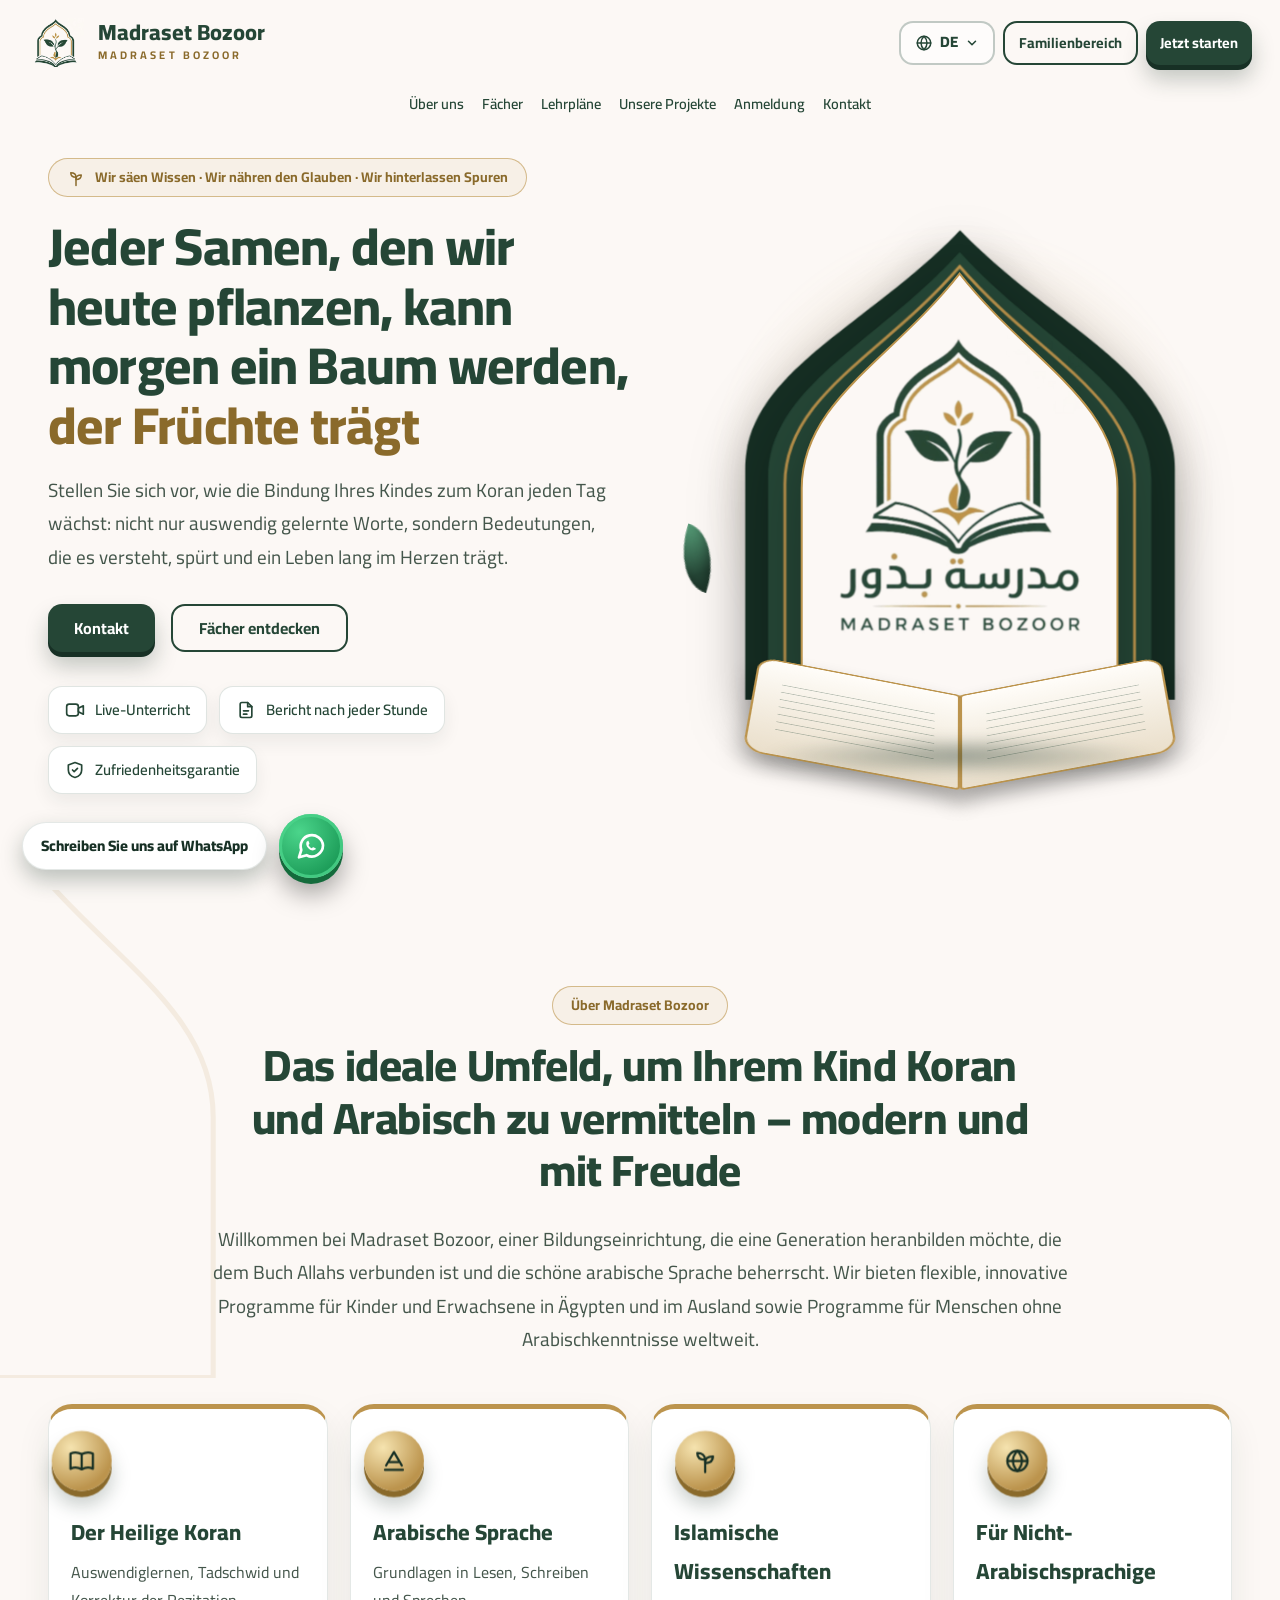
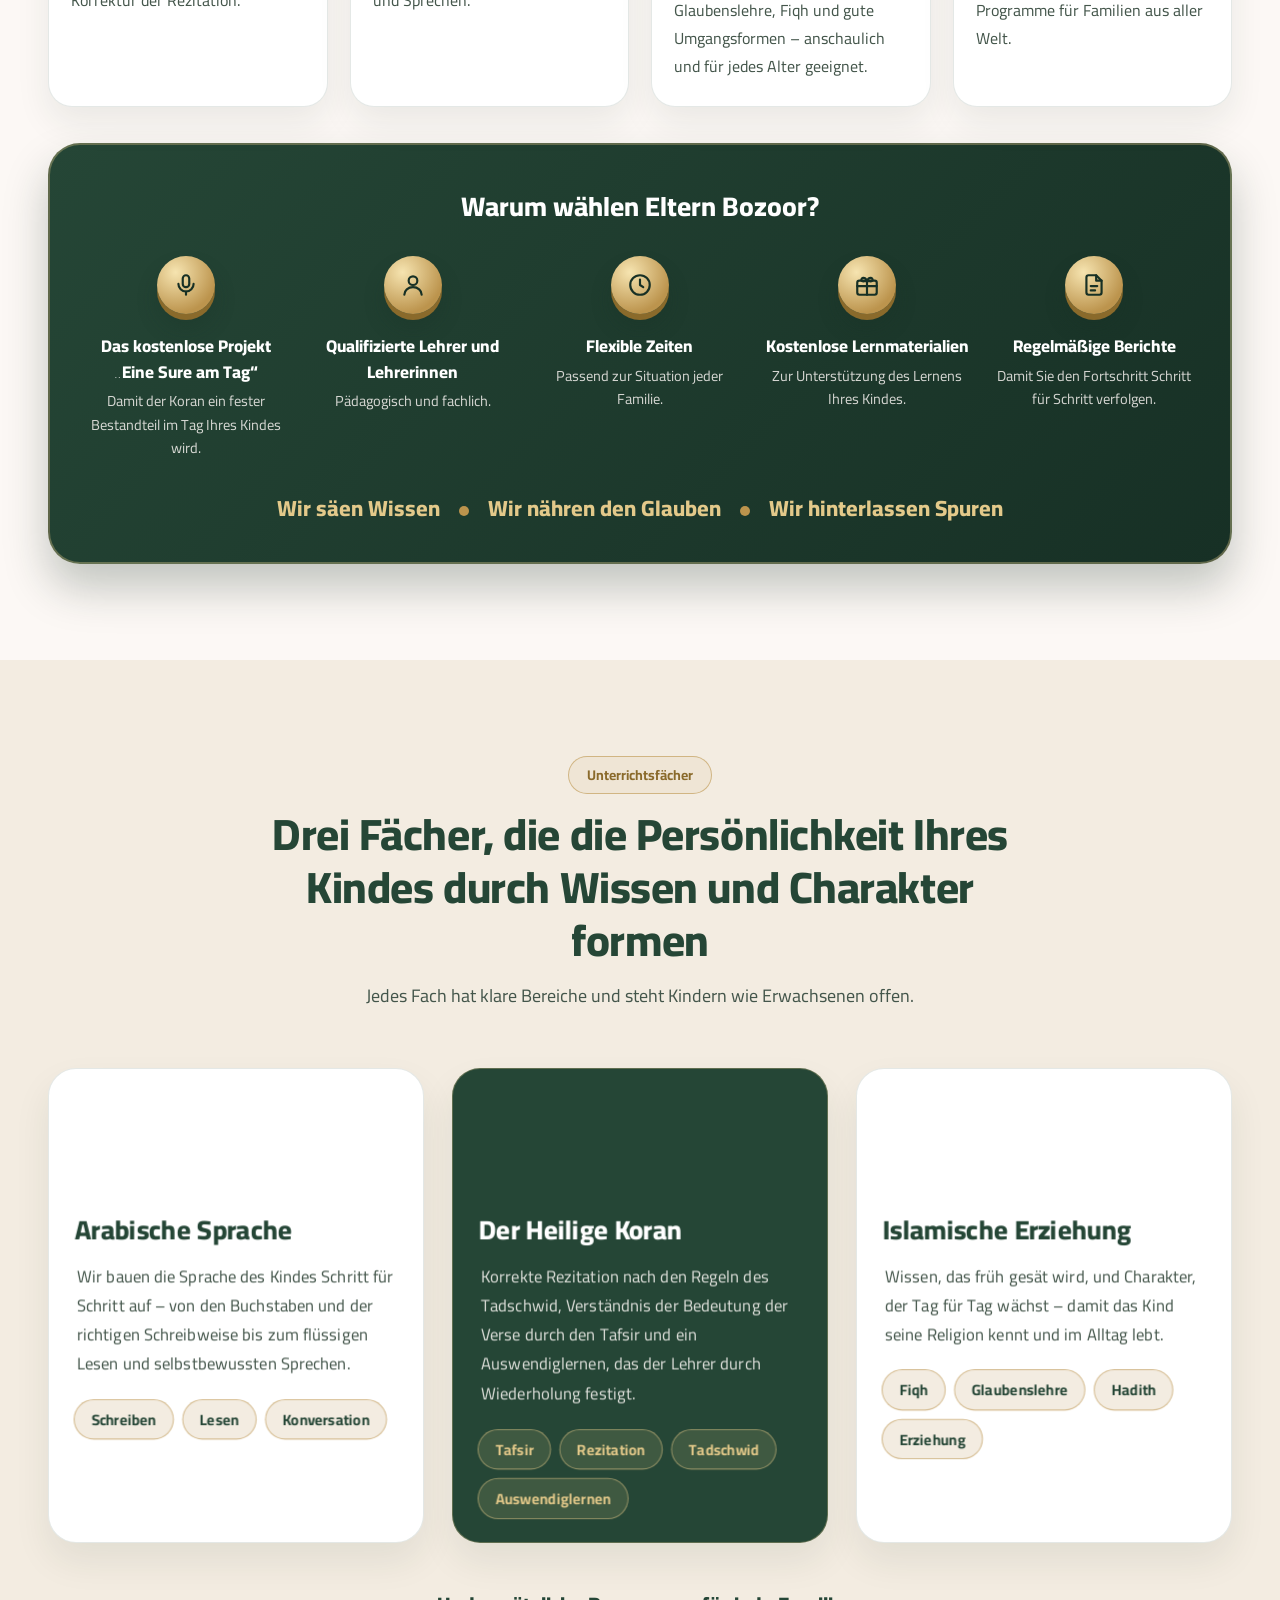
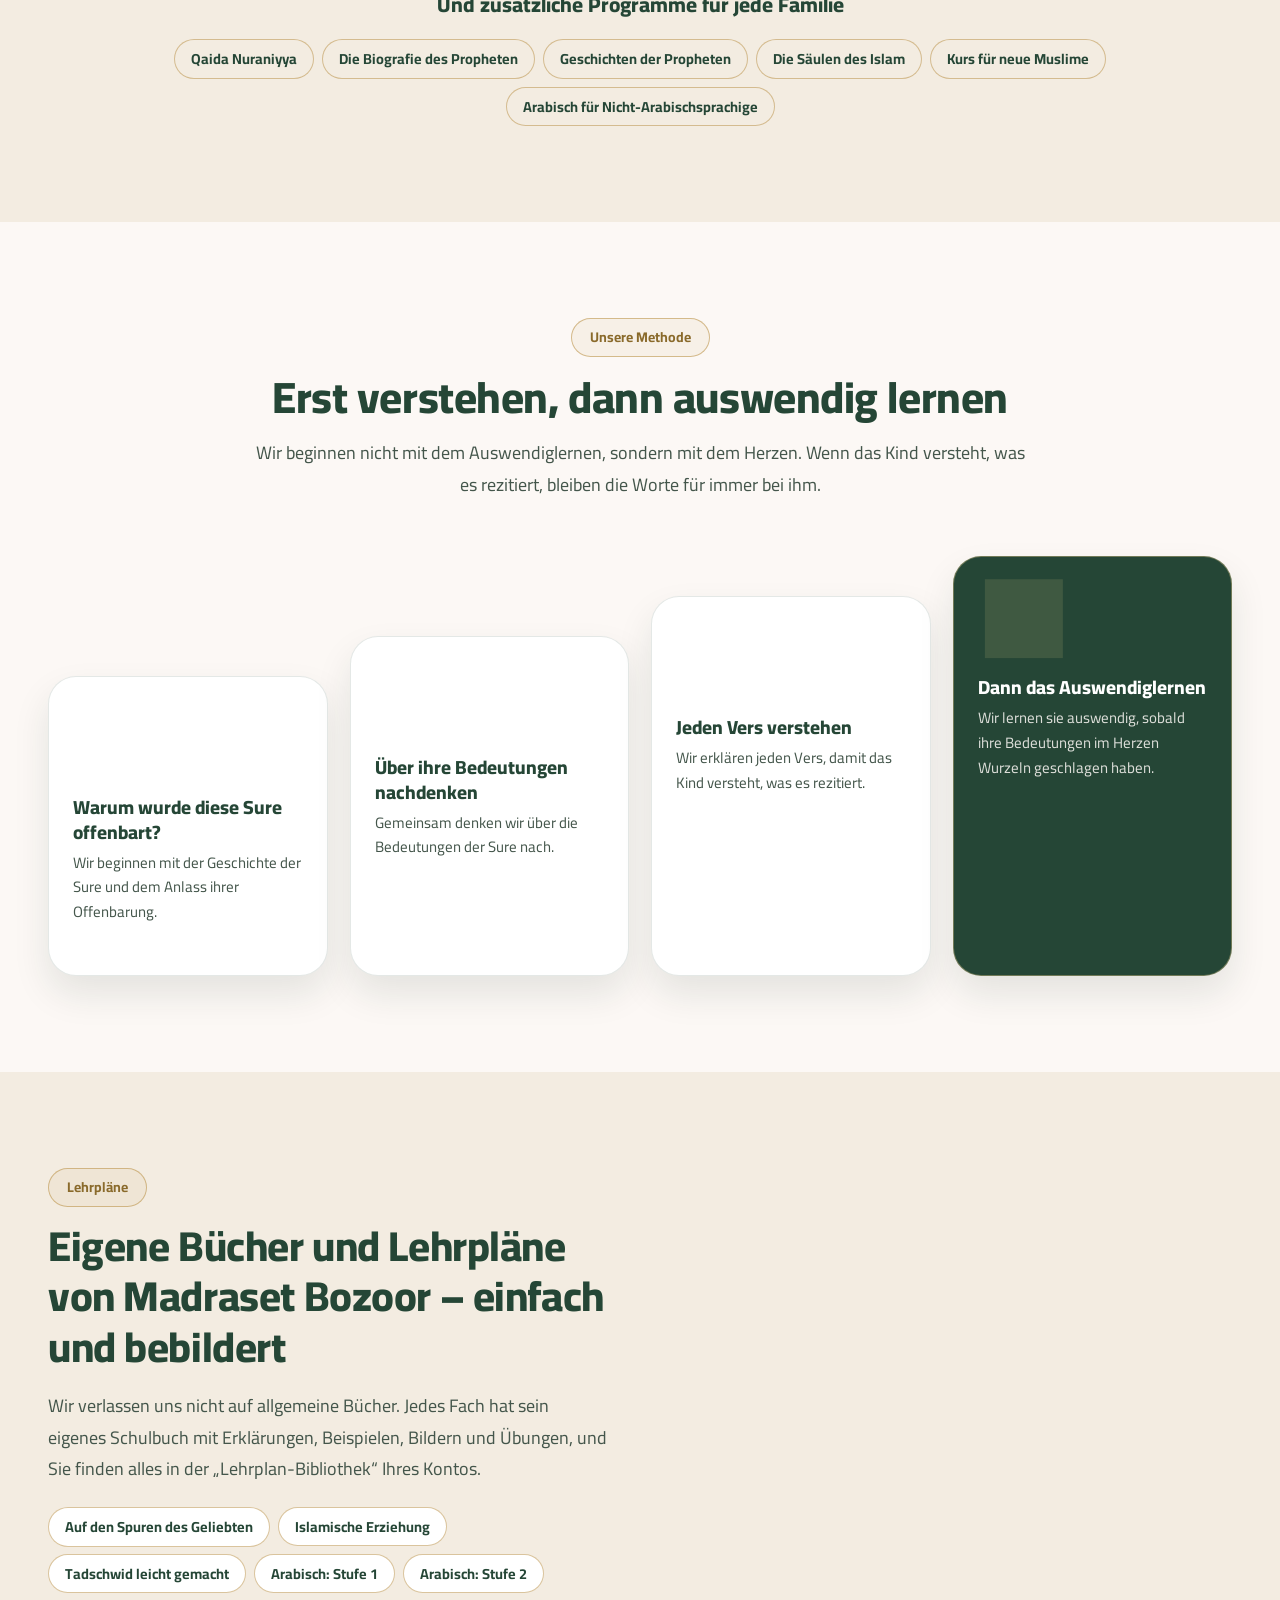
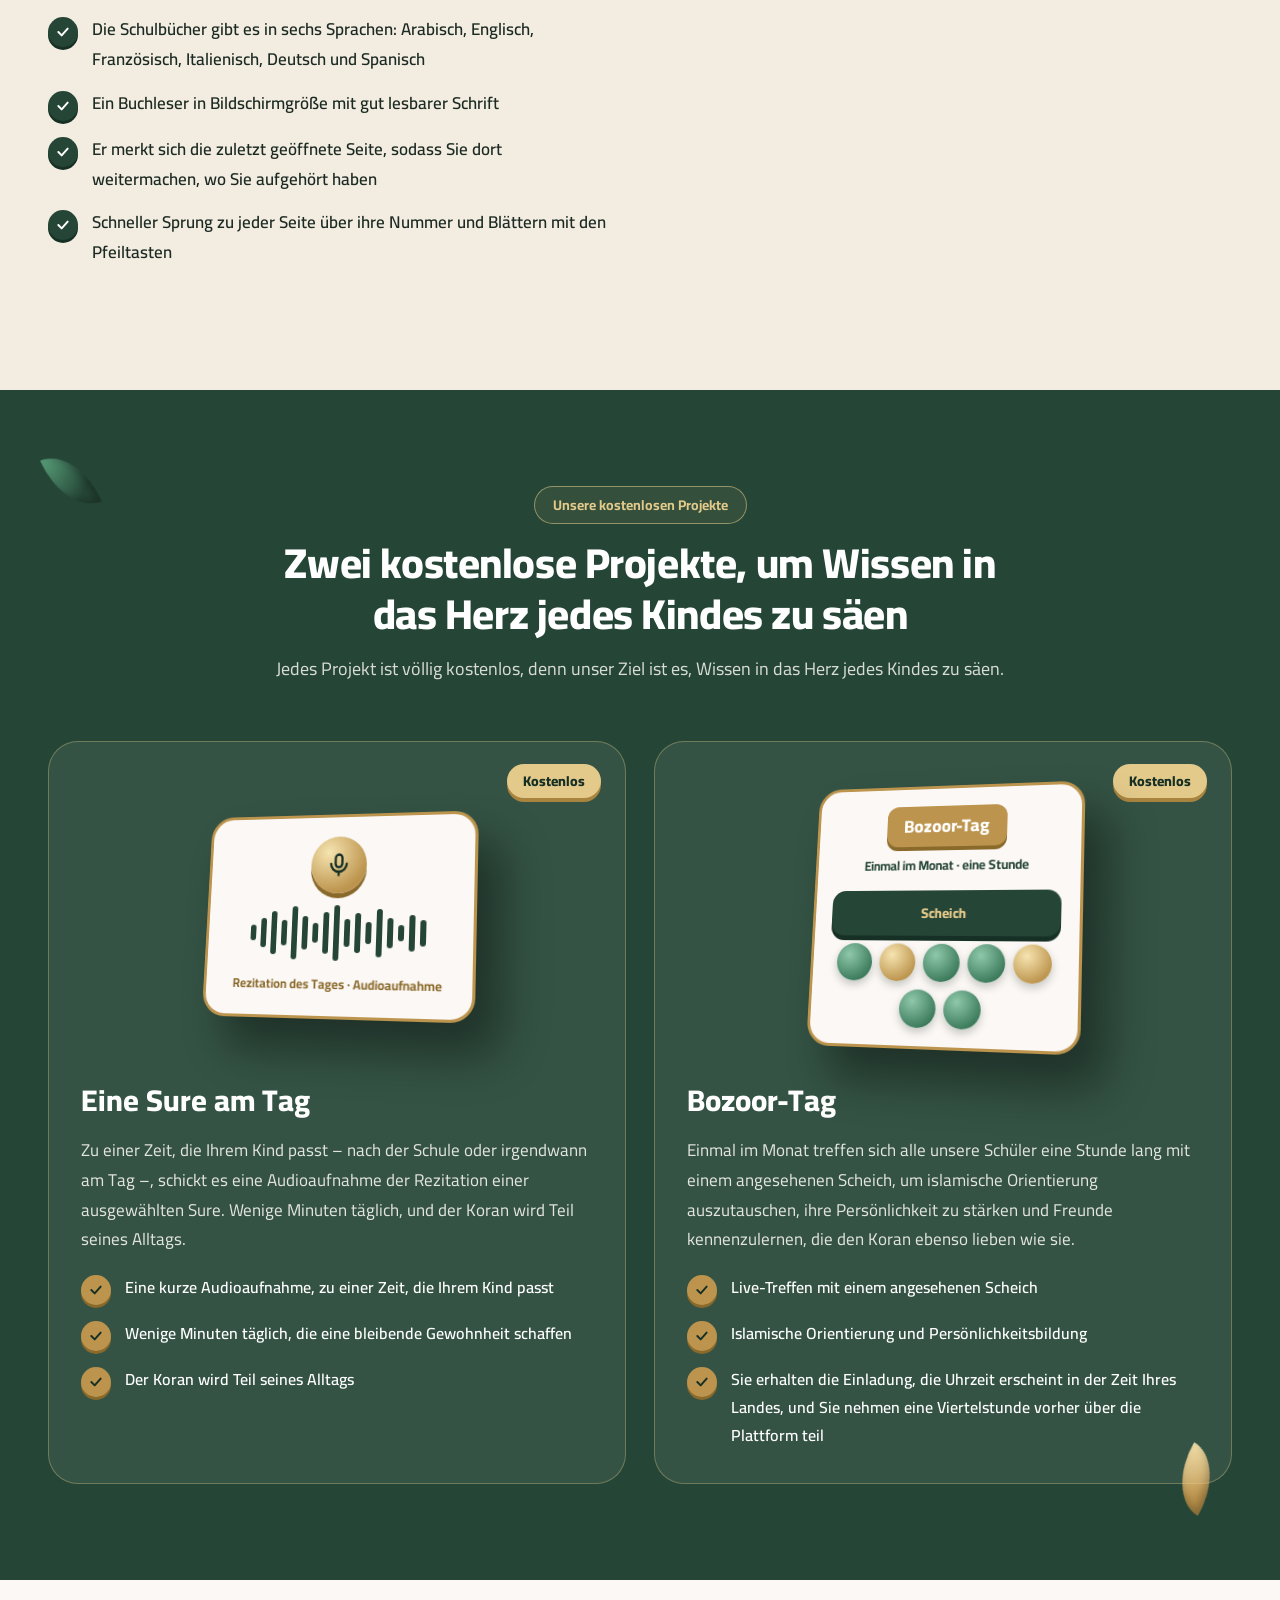
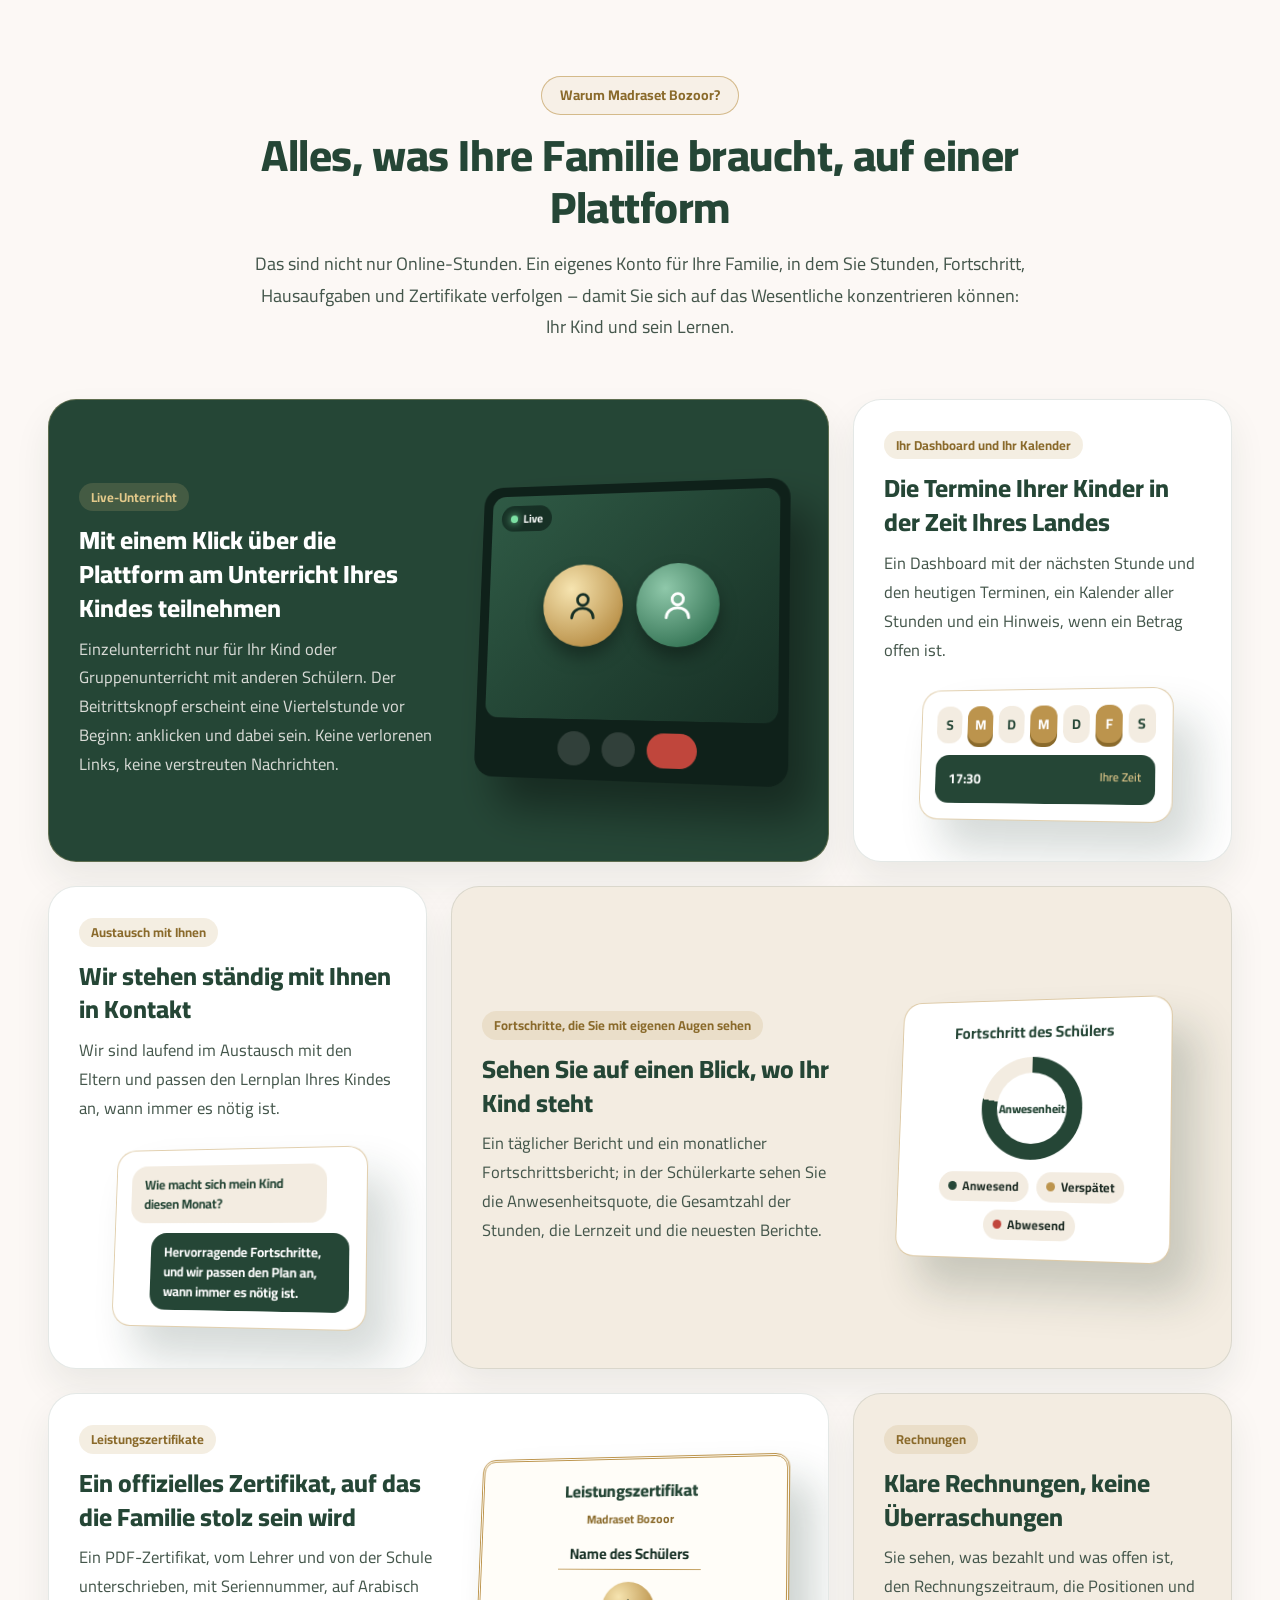
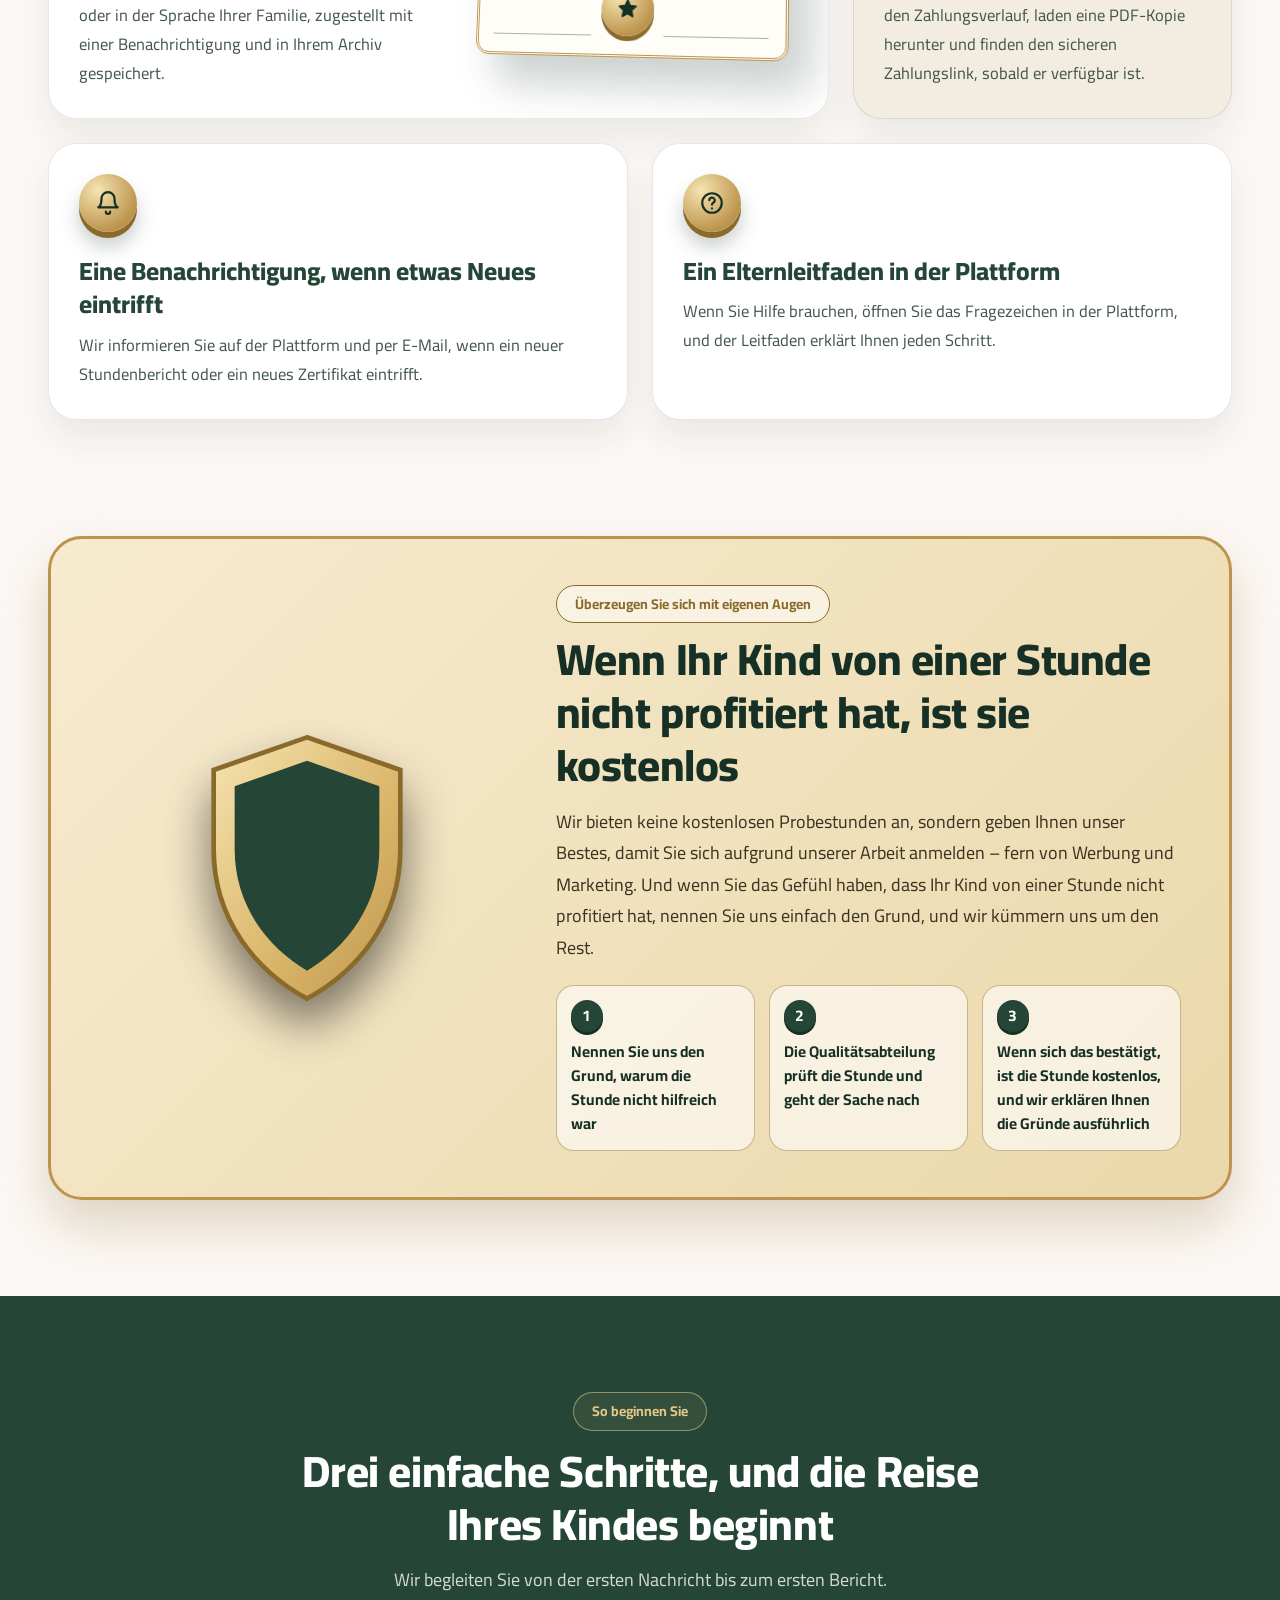
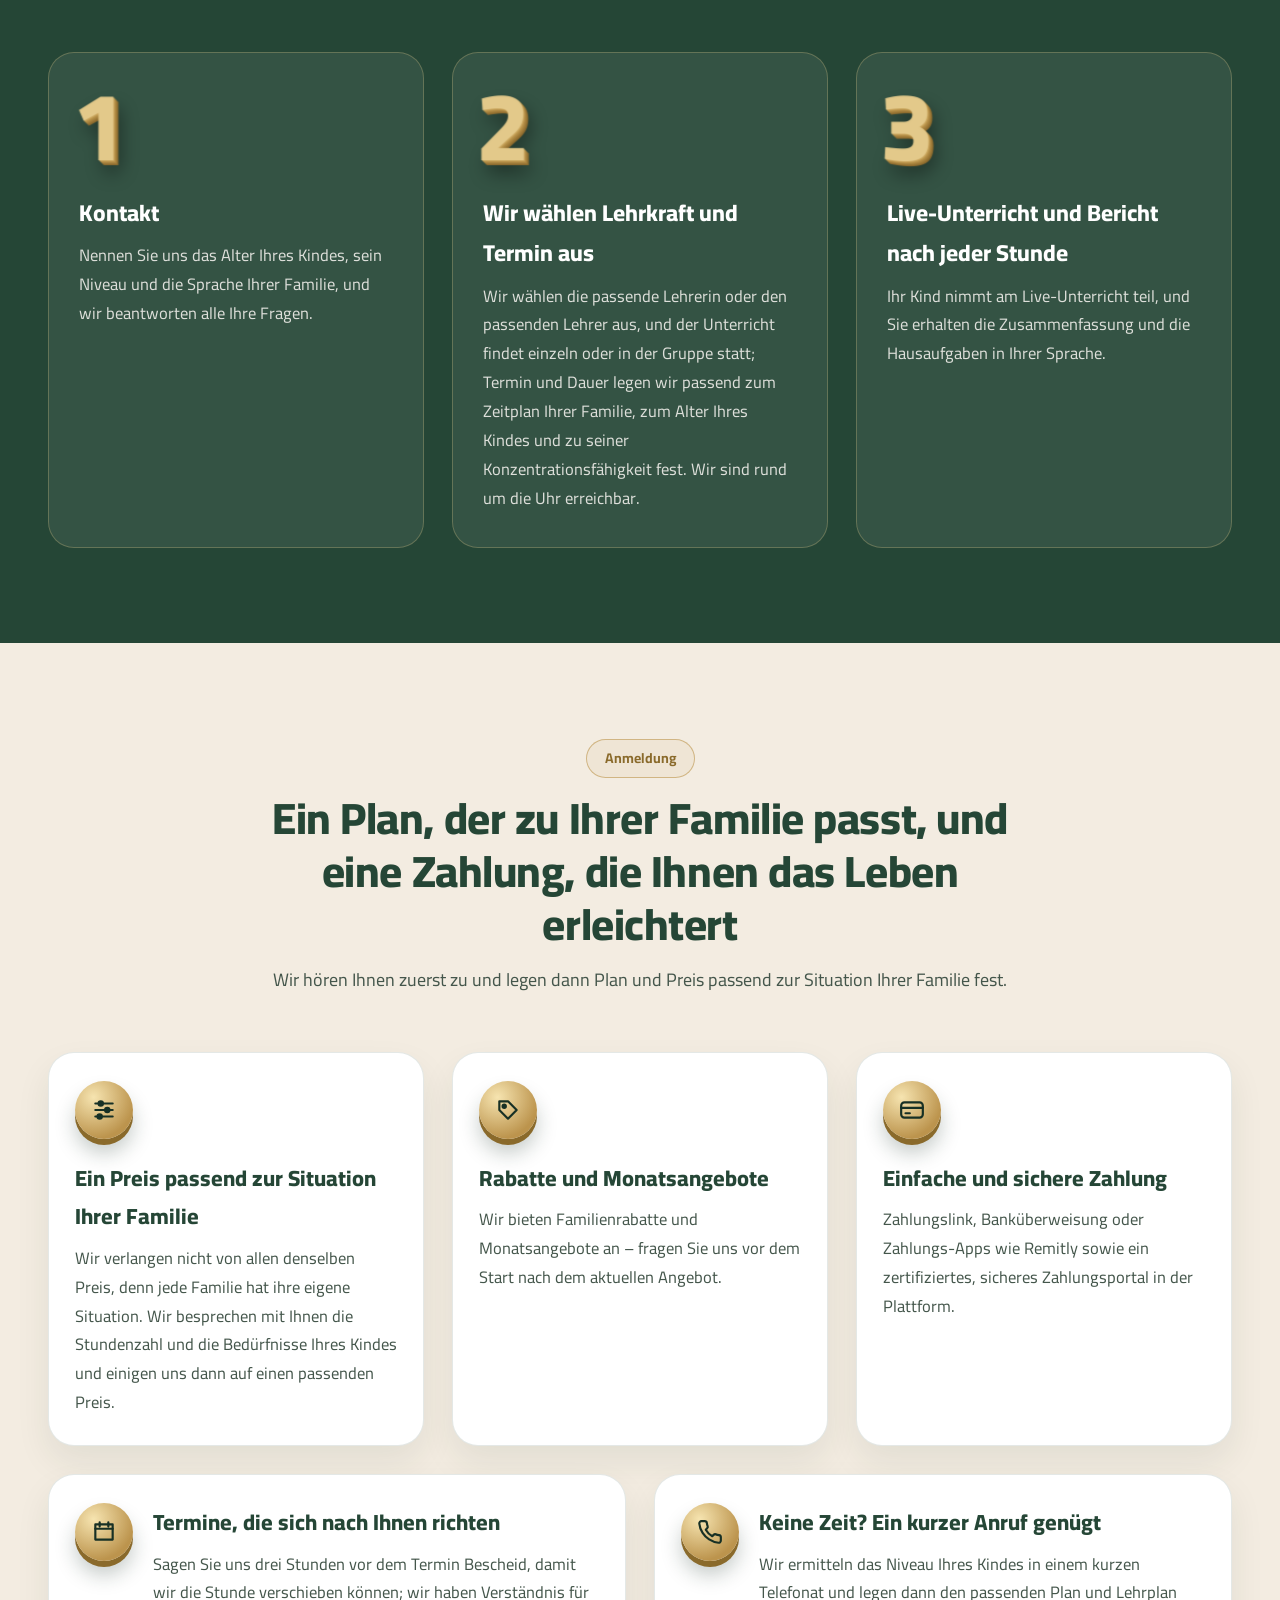
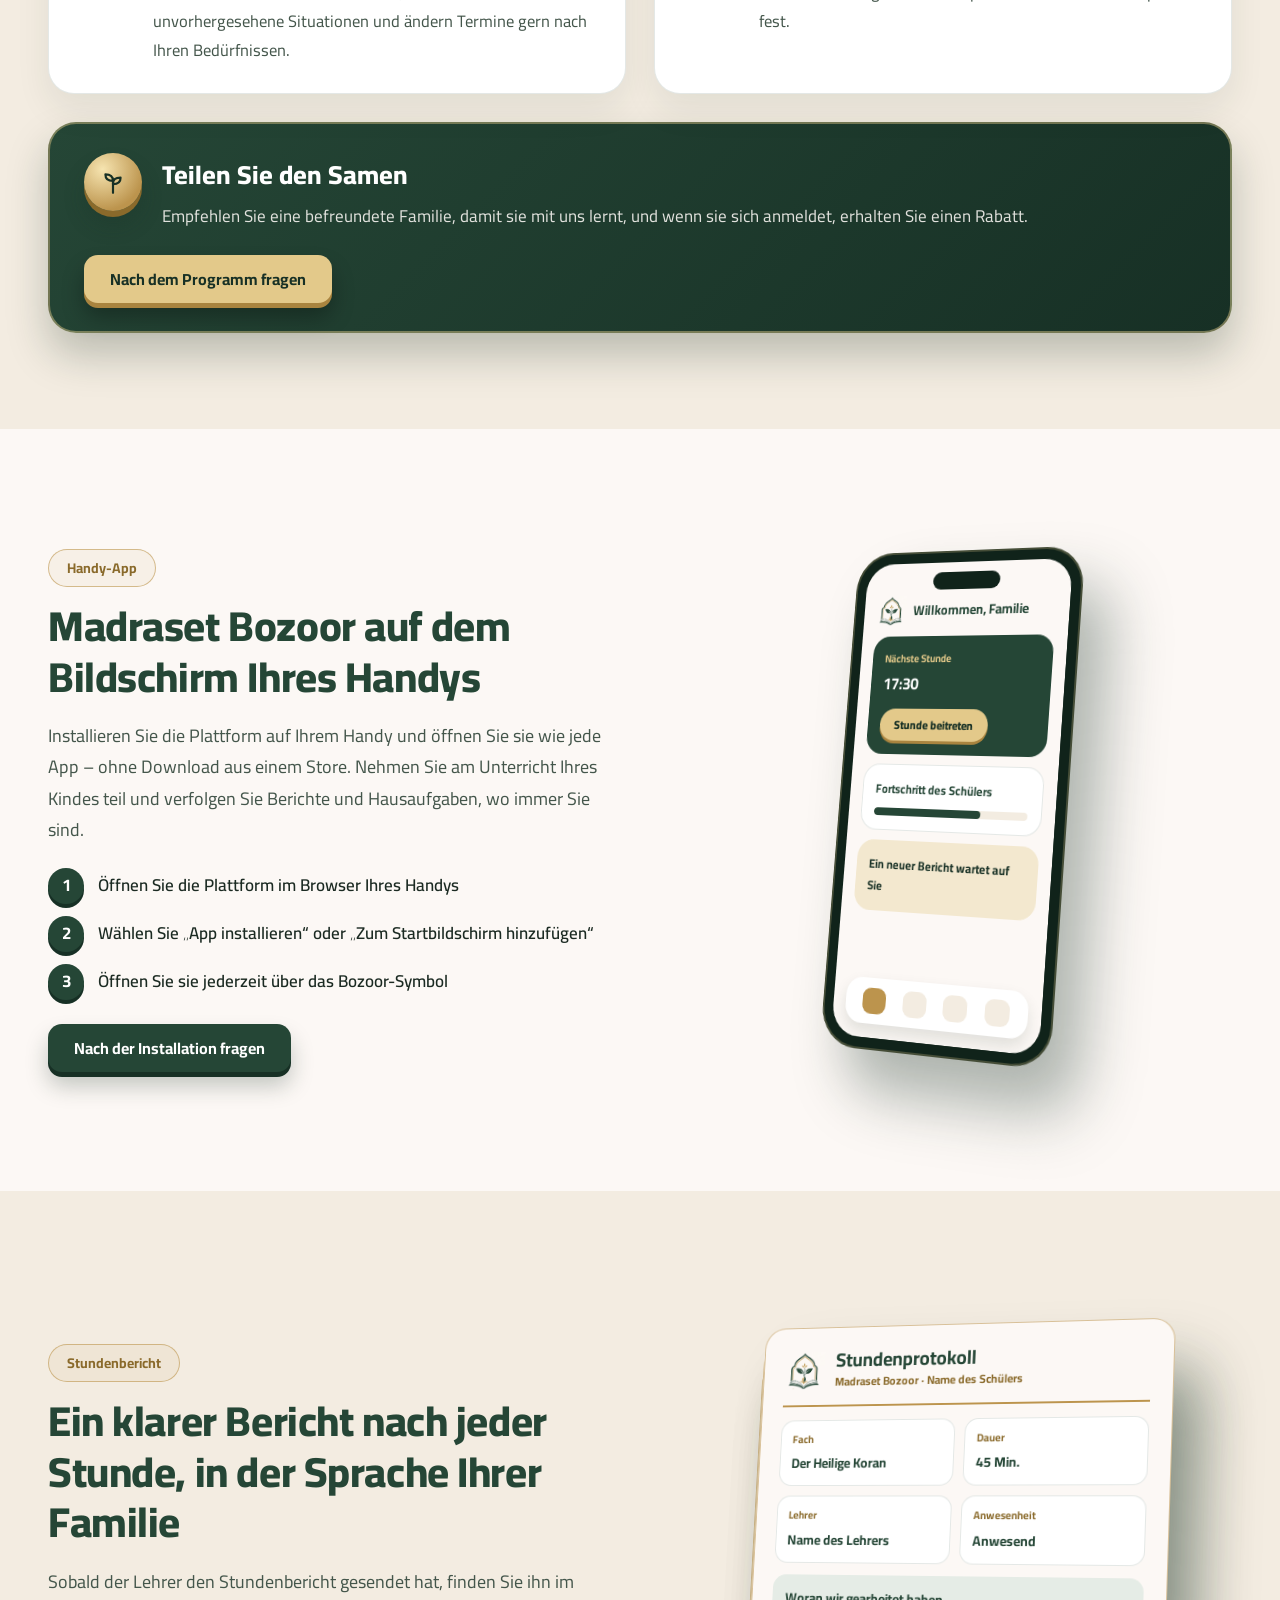
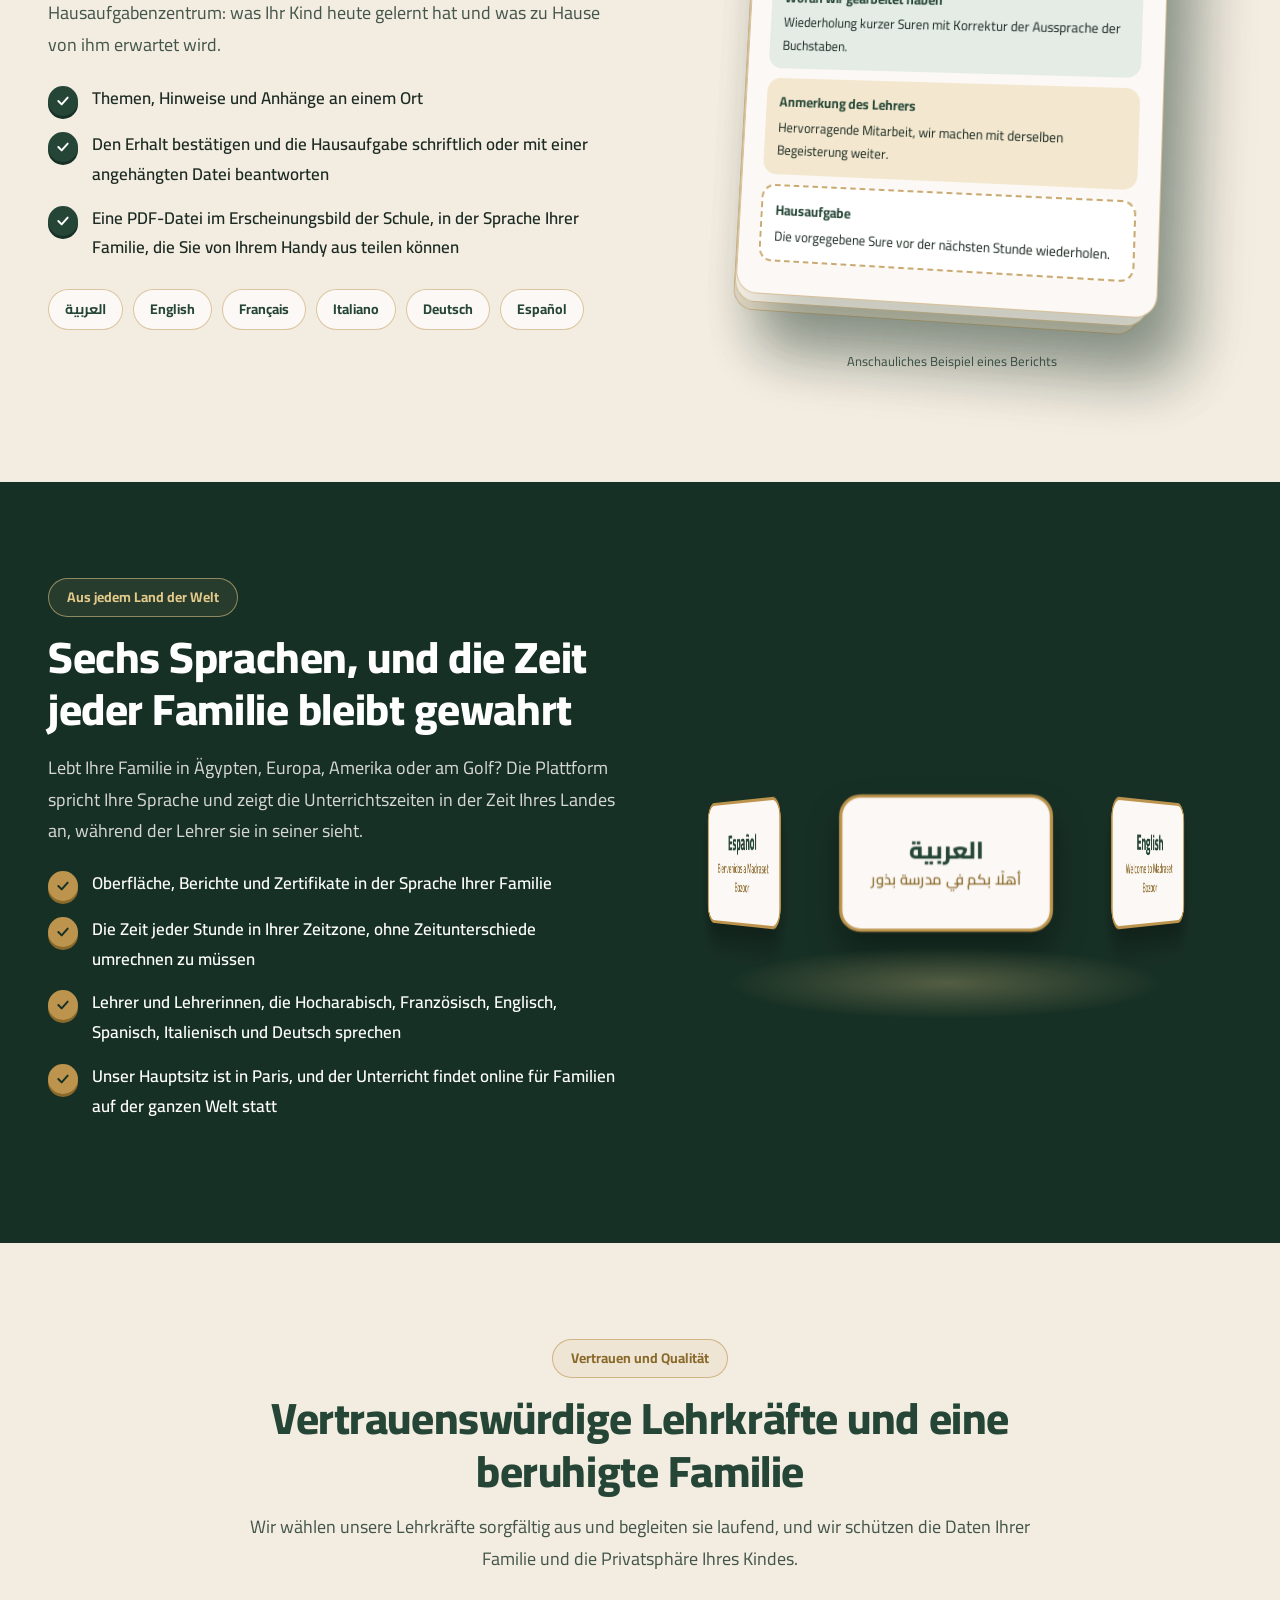
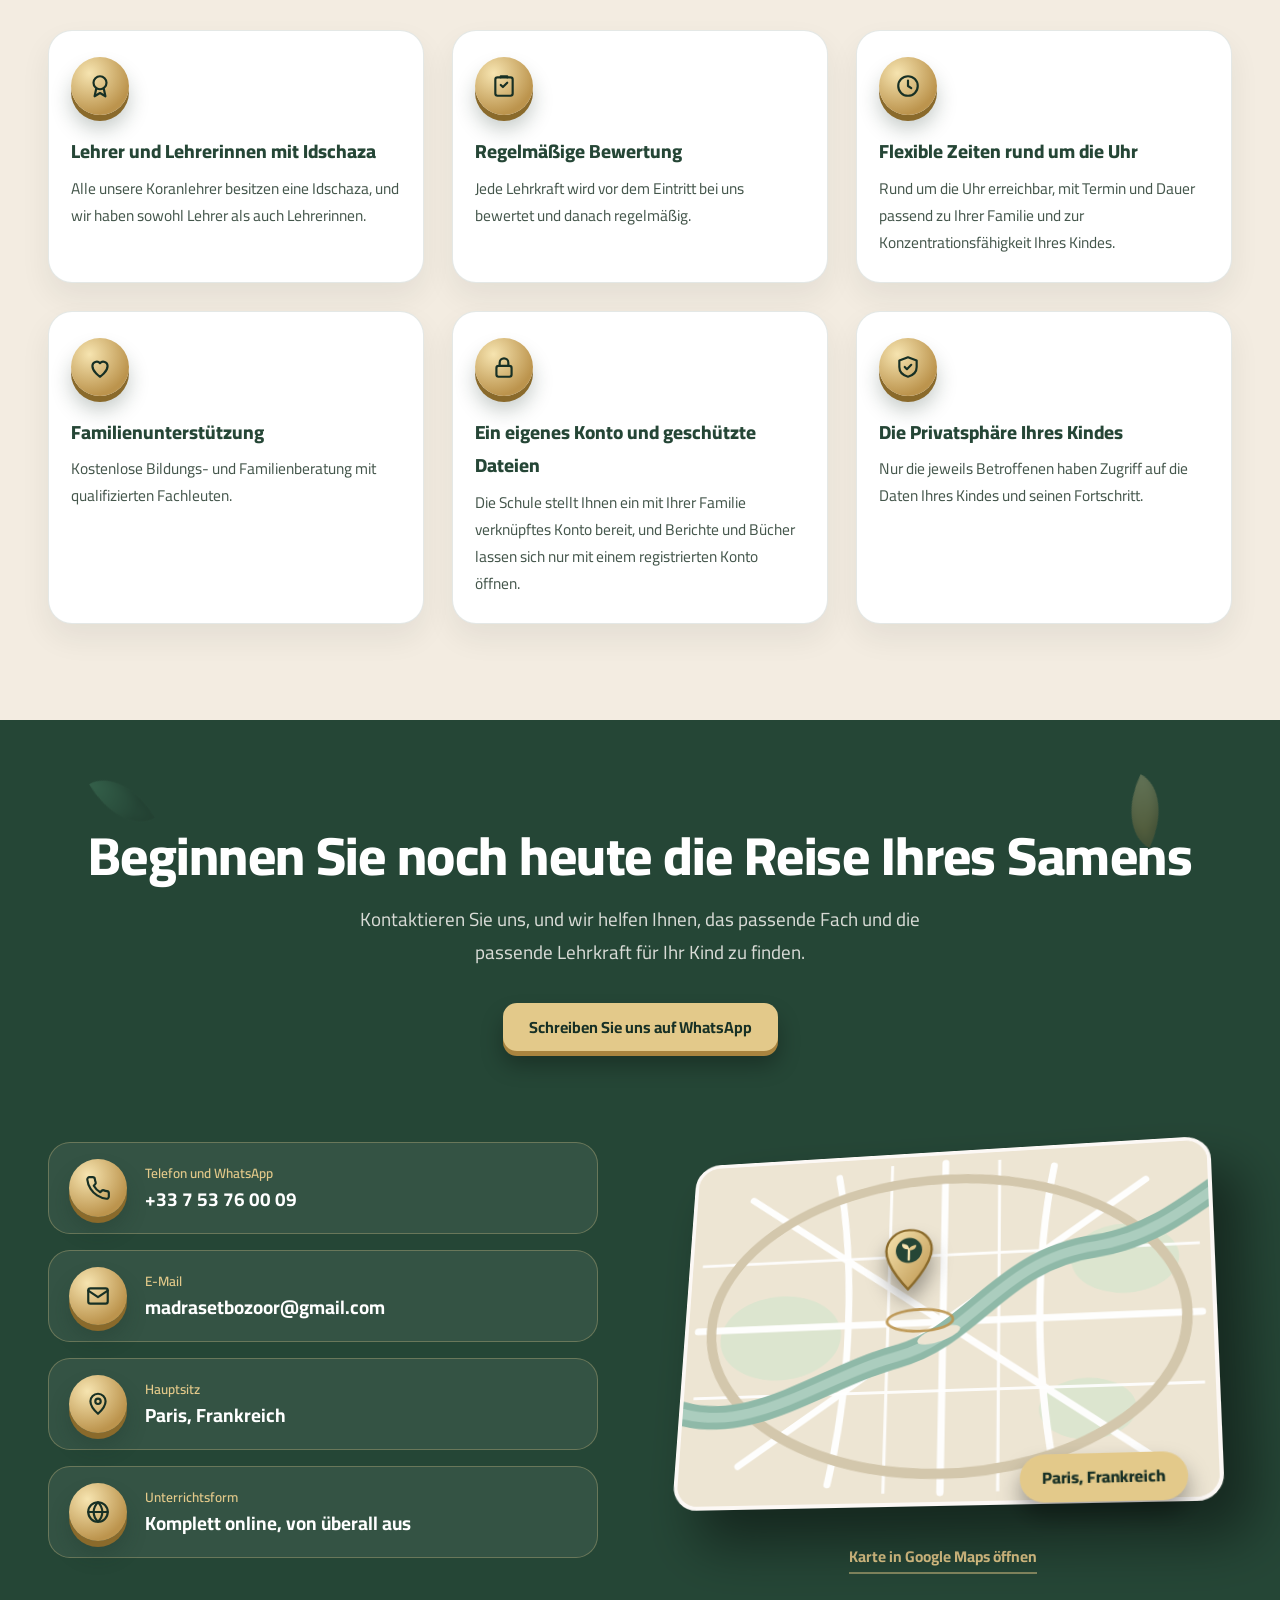
<file: landing/index.de.html>
<!DOCTYPE html>

<html dir="ltr" lang="de">
<head>
<meta charset="utf-8"/>
<meta content="width=device-width,initial-scale=1,viewport-fit=cover" name="viewport"/>
<title>Madraset Bozoor | Koran und Arabisch online lernen für Kinder</title>
<meta content="Live-Unterricht in Koran, Tadschwid, Arabisch und islamischer Erziehung für Kinder und Erwachsene. Lehrkräfte mit Idschaza, Bericht nach jeder Stunde, Zufriedenheitsgarantie." name="description"/>
<meta content="#254636" name="theme-color"/>
<link href="https://fonts.googleapis.com" rel="preconnect"/>
<link crossorigin="" href="https://fonts.gstatic.com" rel="preconnect"/>
<link href="https://fonts.googleapis.com/css2?family=Cairo:wght@400;600;700;800&amp;display=swap" rel="stylesheet"/>
<link href="/landing/landing.css" rel="stylesheet"/>
</head>
<body>
<script data-refresh-cookie="false">
(() => {
  const hasRefreshCookie = document.currentScript?.dataset.refreshCookie === "true";
  const isStandalone =
    window.matchMedia?.("(display-mode: standalone)").matches ||
    window.navigator.standalone === true;
  const appModeRequested = new URLSearchParams(window.location.search).has("app");
  if (!appModeRequested && (hasRefreshCookie || isStandalone)) {
    window.location.replace("/?app=1" + window.location.hash);
  }
})();
</script>

<div class="page" dir="ltr">
<header class="wrap">
<div class="nav">
<a aria-label="Madraset Bozoor — Startseite" class="brand" href="#top">
<span aria-label="Logo von Madraset Bozoor" class="emblem" role="img"></span>
<span><b>Madraset Bozoor</b><small>MADRASET BOZOOR</small></span>
</a>
<nav aria-label="Hauptnavigation" class="navlinks">
<a href="#about">Über uns</a>
<a href="#subjects">Fächer</a>
<a href="#curricula">Lehrpläne</a>
<a href="#projects">Unsere Projekte</a>
<a href="#plans">Anmeldung</a>
<a href="#contact">Kontakt</a>
</nav>
<div class="navbtns"><details class="langsw"><summary aria-label="Sprache"><svg width="18" height="18" viewBox="0 0 24 24" fill="none" stroke="currentColor" stroke-width="2" stroke-linecap="round" stroke-linejoin="round" aria-hidden="true"><circle cx="12" cy="12" r="9"/><path d="M3 12h18"/><path d="M12 3c2.7 2.7 4 5.7 4 9s-1.3 6.3-4 9c-2.7-2.7-4-5.7-4-9s1.3-6.3 4-9z"/></svg><span class="code">DE</span><svg class="chev" width="14" height="14" viewBox="0 0 24 24" fill="none" stroke="currentColor" stroke-width="2.6" stroke-linecap="round" stroke-linejoin="round" aria-hidden="true"><path d="m6 9 6 6 6-6"/></svg></summary><ul><li><a href="/?lang=ar" hreflang="ar" lang="ar" data-lang="ar">العربية</a></li><li><a href="/?lang=en" hreflang="en" lang="en" data-lang="en">English</a></li><li><a href="/?lang=fr" hreflang="fr" lang="fr" data-lang="fr">Français</a></li><li><a href="/?lang=it" hreflang="it" lang="it" data-lang="it">Italiano</a></li><li><a href="/?lang=de" hreflang="de" lang="de" data-lang="de" aria-current="true">Deutsch</a></li><li><a href="/?lang=es" hreflang="es" lang="es" data-lang="es">Español</a></li></ul></details>
<a class="btn btn-ghost" href="/login">Familienbereich</a>
<a class="btn btn-primary" href="#contact">Jetzt starten</a>
</div>
</div>
</header>
<main id="top">
<section class="hero">
<div class="wrap hero-grid">
<div>
<span class="eyebrow">
<svg aria-hidden="true" fill="none" height="18" stroke="#8A6A2B" stroke-linecap="round" stroke-linejoin="round" stroke-width="2" viewbox="0 0 24 24" width="18"><path d="M12 22V11"></path><path d="M12 11C12 7 9 5 5 5c0 4 2 6 7 6z"></path><path d="M12 13c0-3 2.5-5 7-5 0 4-2.5 6-7 6z"></path></svg>
Wir säen Wissen · Wir nähren den Glauben · Wir hinterlassen Spuren
</span>
<h1>Jeder Samen, den wir heute pflanzen, kann morgen ein Baum werden, <em>der Früchte trägt</em></h1>
<p class="lead">Stellen Sie sich vor, wie die Bindung Ihres Kindes zum Koran jeden Tag wächst: nicht nur auswendig gelernte Worte, sondern Bedeutungen, die es versteht, spürt und ein Leben lang im Herzen trägt.</p>
<div class="cta-row">
<a class="btn btn-primary" href="#contact">Kontakt</a>
<a class="btn btn-ghost" href="#subjects">Fächer entdecken</a>
</div>
<div class="chips">
<span class="chip">
<svg aria-hidden="true" fill="none" height="20" stroke="#254636" stroke-linecap="round" stroke-linejoin="round" stroke-width="2" viewbox="0 0 24 24" width="20"><rect height="14" rx="3" width="14" x="2" y="5"></rect><path d="m16 10 6-3v10l-6-3z"></path></svg>
Live-Unterricht
</span>
<span class="chip">
<svg aria-hidden="true" fill="none" height="20" stroke="#254636" stroke-linecap="round" stroke-linejoin="round" stroke-width="2" viewbox="0 0 24 24" width="20"><path d="M14 3H7a2 2 0 0 0-2 2v14a2 2 0 0 0 2 2h10a2 2 0 0 0 2-2V8z"></path><path d="M14 3v5h5"></path><path d="M9 13h6M9 17h4"></path></svg>
Bericht nach jeder Stunde
</span>
<span class="chip">
<svg aria-hidden="true" fill="none" height="20" stroke="#254636" stroke-linecap="round" stroke-linejoin="round" stroke-width="2" viewbox="0 0 24 24" width="20"><path d="M12 3 4 6v6c0 4.5 3.4 7.700 8 9 4.600-1.300 8-4.500 8-9V6z"></path><path d="m9 12 2 2 4-4"></path></svg>
Zufriedenheitsgarantie
</span>
</div>
</div>
<div aria-label="Logo von Madraset Bozoor in 3D-Bögen und einem aufgeschlagenen Buch" class="scene" dir="ltr" role="img">
<div class="glow"></div>
<div class="stage">
<svg aria-hidden="true" class="layer l0" preserveaspectratio="none" viewbox="0 0 100 128"><path d="M4 128V66C4 40 30 28 50 2c20 26 46 38 46 64v62z" fill="#173025"></path></svg>
<svg aria-hidden="true" class="layer l1" preserveaspectratio="none" viewbox="0 0 100 128"><path d="M4 128V66C4 40 30 28 50 2c20 26 46 38 46 64v62z" fill="#254636"></path></svg>
<svg aria-hidden="true" class="layer l2" preserveaspectratio="none" viewbox="0 0 100 128"><path d="M4 128V66C4 40 30 28 50 2c20 26 46 38 46 64v62z" fill="none" stroke="#BC944D" stroke-width="3" vector-effect="non-scaling-stroke"></path></svg>
<svg aria-hidden="true" class="layer l3" preserveaspectratio="none" viewbox="0 0 100 128"><path d="M4 128V66C4 40 30 28 50 2c20 26 46 38 46 64v62z" fill="#FCF8F5" stroke="#BC944D" stroke-width="2" vector-effect="non-scaling-stroke"></path></svg>
<img alt="Logo von Madraset Bozoor" class="logo3d" src="/landing/img/logo-alpha.webp"/>
<span class="leaf" style="--z:150px;--r:-28deg;left:6%;top:8%"></span>
<span class="leaf gold" style="--z:130px;--r:34deg;right:8%;top:14%;width:32px;height:50px;animation-delay:-2s"></span>
<span class="leaf" style="--z:170px;--r:18deg;left:2%;top:58%;width:34px;height:54px;animation-delay:-4s"></span>
<span class="leaf" style="--z:140px;--r:-40deg;right:3%;top:62%;animation-delay:-1s"></span>
<span class="seed" style="--z:160px;--r:-18deg;left:20%;bottom:20%;animation-delay:-3s"></span>
<span class="seed" style="--z:150px;--r:24deg;right:16%;bottom:24%;animation-delay:-1.5s"></span>
<div aria-hidden="true" class="book"><div class="pg a"></div><div class="pg b"></div></div>
</div>
<div class="floor"></div>
</div>
</div>
</section>
<section class="sec about" id="about">
<svg aria-hidden="true" class="about-arch" viewbox="0 0 100 128"><path d="M4 128V66C4 40 30 28 50 2c20 26 46 38 46 64v62z" fill="none" stroke="#BC944D" stroke-width="1.200"></path></svg>
<div class="wrap">
<div class="sec-head">
<span class="eyebrow">Über Madraset Bozoor</span>
<h2>Das ideale Umfeld, um Ihrem Kind Koran und Arabisch zu vermitteln – modern und mit Freude</h2>
</div>
<p class="about-lead">Willkommen bei Madraset Bozoor, einer Bildungseinrichtung, die eine Generation heranbilden möchte, die dem Buch Allahs verbunden ist und die schöne arabische Sprache beherrscht. Wir bieten flexible, innovative Programme für Kinder und Erwachsene in Ägypten und im Ausland sowie Programme für Menschen ohne Arabischkenntnisse weltweit.</p>
<div class="paths">
<article class="pth"><div aria-hidden="true" class="coin sm"><svg fill="none" height="26" stroke="#173025" stroke-linecap="round" stroke-linejoin="round" stroke-width="2" viewbox="0 0 24 24" width="26"><path d="M2 5.500C5 4 8.500 4 12 6c3.500-2 7-2 10-.5V19c-3-1.500-6.500-1.500-10 .5-3.500-2-7-2-10-.5z"></path><path d="M12 6v13.500"></path></svg></div><h3>Der Heilige Koran</h3><p>Auswendiglernen, Tadschwid und Korrektur der Rezitation.</p></article>
<article class="pth"><div aria-hidden="true" class="coin sm"><svg fill="none" height="26" stroke="#173025" stroke-linecap="round" stroke-linejoin="round" stroke-width="2" viewbox="0 0 24 24" width="26"><path d="M4 20h16"></path><path d="m5 16 7-12 7 12"></path><path d="M8 13h8"></path></svg></div><h3>Arabische Sprache</h3><p>Grundlagen in Lesen, Schreiben und Sprechen.</p></article>
<article class="pth"><div aria-hidden="true" class="coin sm"><svg fill="none" height="26" stroke="#173025" stroke-linecap="round" stroke-linejoin="round" stroke-width="2" viewbox="0 0 24 24" width="26"><path d="M12 22V11"></path><path d="M12 11C12 7 9 5 5 5c0 4 2 6 7 6z"></path><path d="M12 13c0-3 2.500-5 7-5 0 4-2.500 6-7 6z"></path></svg></div><h3>Islamische Wissenschaften</h3><p>Glaubenslehre, Fiqh und gute Umgangsformen – anschaulich und für jedes Alter geeignet.</p></article>
<article class="pth"><div aria-hidden="true" class="coin sm"><svg fill="none" height="26" stroke="#173025" stroke-linecap="round" stroke-linejoin="round" stroke-width="2" viewbox="0 0 24 24" width="26"><circle cx="12" cy="12" r="9"></circle><path d="M3 12h18"></path><path d="M12 3c2.700 2.700 4 5.700 4 9s-1.300 6.300-4 9c-2.700-2.700-4-5.700-4-9s1.300-6.300 4-9z"></path></svg></div><h3>Für Nicht-Arabischsprachige</h3><p>Programme für Familien aus aller Welt.</p></article>
</div>
<div class="whyband">
<h3>Warum wählen Eltern Bozoor?</h3>
<div class="why5">
<div class="wy"><div aria-hidden="true" class="coin sm"><svg fill="none" height="26" stroke="#173025" stroke-linecap="round" stroke-linejoin="round" stroke-width="2" viewbox="0 0 24 24" width="26"><rect height="11" rx="3" width="6" x="9" y="3"></rect><path d="M5 11a7 7 0 0 0 14 0"></path><path d="M12 18v3"></path></svg></div><b>Das kostenlose Projekt „Eine Sure am Tag“</b><span>Damit der Koran ein fester Bestandteil im Tag Ihres Kindes wird.</span></div>
<div class="wy"><div aria-hidden="true" class="coin sm"><svg fill="none" height="26" stroke="#173025" stroke-linecap="round" stroke-linejoin="round" stroke-width="2" viewbox="0 0 24 24" width="26"><circle cx="12" cy="8" r="4"></circle><path d="M4 21c0-4 3.500-7 8-7s8 3 8 7"></path></svg></div><b>Qualifizierte Lehrer und Lehrerinnen</b><span>Pädagogisch und fachlich.</span></div>
<div class="wy"><div aria-hidden="true" class="coin sm"><svg fill="none" height="26" stroke="#173025" stroke-linecap="round" stroke-linejoin="round" stroke-width="2" viewbox="0 0 24 24" width="26"><circle cx="12" cy="12" r="9"></circle><path d="M12 7v5l3 2"></path></svg></div><b>Flexible Zeiten</b><span>Passend zur Situation jeder Familie.</span></div>
<div class="wy"><div aria-hidden="true" class="coin sm"><svg fill="none" height="26" stroke="#173025" stroke-linecap="round" stroke-linejoin="round" stroke-width="2" viewbox="0 0 24 24" width="26"><rect height="13" rx="2" width="18" x="3" y="8"></rect><path d="M12 8v13"></path><path d="M3 13h18"></path><path d="M12 8c-2-4-6-3-5 0 .5 1.500 5 0 5 0zM12 8c2-4 6-3 5 0-.5 1.500-5 0-5 0z"></path></svg></div><b>Kostenlose Lernmaterialien</b><span>Zur Unterstützung des Lernens Ihres Kindes.</span></div>
<div class="wy"><div aria-hidden="true" class="coin sm"><svg fill="none" height="26" stroke="#173025" stroke-linecap="round" stroke-linejoin="round" stroke-width="2" viewbox="0 0 24 24" width="26"> <path d="M14 3H7a2 2 0 0 0-2 2v14a2 2 0 0 0 2 2h10a2 2 0 0 0 2-2V8z"></path><path d="M14 3v5h5"></path><path d="M9 13h6M9 17h4"></path></svg></div><b>Regelmäßige Berichte</b><span>Damit Sie den Fortschritt Schritt für Schritt verfolgen.</span></div>
</div>
<p class="motto">Wir säen Wissen <i></i> Wir nähren den Glauben <i></i> Wir hinterlassen Spuren</p>
</div>
</div>
</section>
<section class="sec" id="subjects" style="background:var(--cream-2)">
<div class="wrap">
<div class="sec-head">
<span class="eyebrow">Unterrichtsfächer</span>
<h2>Drei Fächer, die die Persönlichkeit Ihres Kindes durch Wissen und Charakter formen</h2>
<p>Jedes Fach hat klare Bereiche und steht Kindern wie Erwachsenen offen.</p>
</div>
<div class="grid3">
<article class="subj">
<span aria-hidden="true" class="no">01</span>
<div aria-hidden="true" class="coin"><svg fill="none" height="34" stroke="#173025" stroke-linecap="round" stroke-linejoin="round" stroke-width="2" viewbox="0 0 24 24" width="34"><path d="M4 20h16"></path><path d="m5 16 7-12 7 12"></path><path d="M8 13h8"></path></svg></div>
<h3>Arabische Sprache</h3>
<p>Wir bauen die Sprache des Kindes Schritt für Schritt auf – von den Buchstaben und der richtigen Schreibweise bis zum flüssigen Lesen und selbstbewussten Sprechen.</p>
<div class="pills"><span class="pill">Schreiben</span><span class="pill">Lesen</span><span class="pill">Konversation</span></div>
</article>
<article class="subj dark">
<span aria-hidden="true" class="no">02</span>
<div aria-hidden="true" class="coin"><svg fill="none" height="34" stroke="#173025" stroke-linecap="round" stroke-linejoin="round" stroke-width="2" viewbox="0 0 24 24" width="34"><path d="M2 5.500C5 4 8.500 4 12 6c3.500-2 7-2 10-.5V19c-3-1.500-6.500-1.500-10 .5-3.500-2-7-2-10-.5z"></path><path d="M12 6v13.500"></path></svg></div>
<h3>Der Heilige Koran</h3>
<p>Korrekte Rezitation nach den Regeln des Tadschwid, Verständnis der Bedeutung der Verse durch den Tafsir und ein Auswendiglernen, das der Lehrer durch Wiederholung festigt.</p>
<div class="pills"><span class="pill">Tafsir</span><span class="pill">Rezitation</span><span class="pill">Tadschwid</span><span class="pill">Auswendiglernen</span></div>
</article>
<article class="subj">
<span aria-hidden="true" class="no">03</span>
<div aria-hidden="true" class="coin"><svg fill="none" height="34" stroke="#173025" stroke-linecap="round" stroke-linejoin="round" stroke-width="2" viewbox="0 0 24 24" width="34"><path d="M12 22V11"></path><path d="M12 11C12 7 9 5 5 5c0 4 2 6 7 6z"></path><path d="M12 13c0-3 2.500-5 7-5 0 4-2.500 6-7 6z"></path></svg></div>
<h3>Islamische Erziehung</h3>
<p>Wissen, das früh gesät wird, und Charakter, der Tag für Tag wächst – damit das Kind seine Religion kennt und im Alltag lebt.</p>
<div class="pills"><span class="pill">Fiqh</span><span class="pill">Glaubenslehre</span><span class="pill">Hadith</span><span class="pill">Erziehung</span></div>
</article>
</div>
<div class="extras">
<b>Und zusätzliche Programme für jede Familie</b>
<div class="pills c"><span class="pill">Qaida Nuraniyya</span><span class="pill">Die Biografie des Propheten</span><span class="pill">Geschichten der Propheten</span><span class="pill">Die Säulen des Islam</span><span class="pill">Kurs für neue Muslime</span><span class="pill">Arabisch für Nicht-Arabischsprachige</span></div>
</div>
</div>
</section>
<section class="sec grow" id="method">
<div class="wrap">
<div class="sec-head">
<span class="eyebrow">Unsere Methode</span>
<h2>Erst verstehen, dann auswendig lernen</h2>
<p>Wir beginnen nicht mit dem Auswendiglernen, sondern mit dem Herzen. Wenn das Kind versteht, was es rezitiert, bleiben die Worte für immer bei ihm.</p>
</div>
<div class="stairs">
<article class="st s1"><span class="sti"><svg aria-hidden="true" height="38" viewbox="0 0 40 40" width="38"><ellipse cx="20" cy="24" fill="#BC944D" rx="7" ry="10"></ellipse><ellipse cx="17.500" cy="20" fill="#F6E4B0" opacity=".8" rx="2.200" ry="3.500"></ellipse></svg></span><h3>Warum wurde diese Sure offenbart?</h3><p>Wir beginnen mit der Geschichte der Sure und dem Anlass ihrer Offenbarung.</p></article>
<article class="st s2"><span class="sti"><svg aria-hidden="true" height="42" viewbox="0 0 40 40" width="42"><path d="M20 37V18" stroke="#254636" stroke-linecap="round" stroke-width="3"></path><path d="M20 18C20 11 15 8 8 8c0 7 4 10 12 10z" fill="#4C9A74"></path><path d="M20 22c0-6 4-9 11-9 0 7-4 9-11 9z" fill="#254636"></path></svg></span><h3>Über ihre Bedeutungen nachdenken</h3><p>Gemeinsam denken wir über die Bedeutungen der Sure nach.</p></article>
<article class="st s3"><span class="sti"><svg aria-hidden="true" height="46" viewbox="0 0 40 40" width="46"><path d="M20 38V12" stroke="#254636" stroke-linecap="round" stroke-width="3"></path><path d="M20 22C20 15 14 12 6 12c0 8 5 10 14 10z" fill="#4C9A74"></path><path d="M20 26c0-7 5-10 13-10 0 8-5 10-13 10z" fill="#254636"></path><path d="M20 12C20 7 17 4 12 3c0 5 2 8 8 9z" fill="#BC944D"></path><path d="M20 12c0-4 3-7 8-8 0 5-2 8-8 8z" fill="#E3C98A"></path></svg></span><h3>Jeden Vers verstehen</h3><p>Wir erklären jeden Vers, damit das Kind versteht, was es rezitiert.</p></article>
<article class="st s4"><span class="sti"><svg aria-hidden="true" height="52" viewbox="0 0 40 40" width="52"><path d="M17 38V24h6v14z" fill="#8A6A2B"></path><circle cx="20" cy="15" fill="#E3C98A" r="11"></circle><circle cx="12" cy="19" fill="#BC944D" r="7"></circle><circle cx="28" cy="19" fill="#BC944D" r="7"></circle><circle cx="20" cy="11" fill="#F6E4B0" r="6.500"></circle></svg></span><h3>Dann das Auswendiglernen</h3><p>Wir lernen sie auswendig, sobald ihre Bedeutungen im Herzen Wurzeln geschlagen haben.</p></article>
</div>
</div>
</section>
<section class="sec cur" id="curricula" style="background:var(--cream-2)">
<div class="wrap cur-grid">
<div>
<span class="eyebrow">Lehrpläne</span>
<h2>Eigene Bücher und Lehrpläne von Madraset Bozoor – einfach und bebildert</h2>
<p class="lead">Wir verlassen uns nicht auf allgemeine Bücher. Jedes Fach hat sein eigenes Schulbuch mit Erklärungen, Beispielen, Bildern und Übungen, und Sie finden alles in der „Lehrplan-Bibliothek“ Ihres Kontos.</p>
<div class="pills books">
<span class="pill">Auf den Spuren des Geliebten</span><span class="pill">Islamische Erziehung</span><span class="pill">Tadschwid leicht gemacht</span><span class="pill">Arabisch: Stufe 1</span><span class="pill">Arabisch: Stufe 2</span>
</div>
<ul class="checks">
<li><span class="tick"><svg aria-hidden="true" fill="none" height="16" stroke="#fff" stroke-linecap="round" stroke-linejoin="round" stroke-width="3" viewbox="0 0 24 24" width="16"><path d="m5 12 5 5 9-10"></path></svg></span>Die Schulbücher gibt es in sechs Sprachen: Arabisch, Englisch, Französisch, Italienisch, Deutsch und Spanisch</li>
<li><span class="tick"><svg aria-hidden="true" fill="none" height="16" stroke="#fff" stroke-linecap="round" stroke-linejoin="round" stroke-width="3" viewbox="0 0 24 24" width="16"><path d="m5 12 5 5 9-10"></path></svg></span>Ein Buchleser in Bildschirmgröße mit gut lesbarer Schrift</li>
<li><span class="tick"><svg aria-hidden="true" fill="none" height="16" stroke="#fff" stroke-linecap="round" stroke-linejoin="round" stroke-width="3" viewbox="0 0 24 24" width="16"><path d="m5 12 5 5 9-10"></path></svg></span>Er merkt sich die zuletzt geöffnete Seite, sodass Sie dort weitermachen, wo Sie aufgehört haben</li>
<li><span class="tick"><svg aria-hidden="true" fill="none" height="16" stroke="#fff" stroke-linecap="round" stroke-linejoin="round" stroke-width="3" viewbox="0 0 24 24" width="16"><path d="m5 12 5 5 9-10"></path></svg></span>Schneller Sprung zu jeder Seite über ihre Nummer und Blättern mit den Pfeiltasten</li>
</ul>
</div>
<div class="fan-wrap">
<div aria-label="Buchcover von Madraset Bozoor" class="shelf-wrap" role="img">
<div class="shelf">
<div class="bx" style="--x:364px;--y:10px;--d:0"><div class="bxi"><img alt="Cover des Buches Auf den Spuren des Geliebten" class="fr" loading="lazy" src="/landing/img/cover-footsteps.jpg"/><span class="rt"></span><span class="tp"></span><span class="bkb"></span></div></div><div class="bx" style="--x:182px;--y:10px;--d:1"><div class="bxi"><img alt="Cover des Buches Islamische Erziehung" class="fr" loading="lazy" src="/landing/img/cover-islamic.jpg"/><span class="rt"></span><span class="tp"></span><span class="bkb"></span></div></div><div class="bx" style="--x:0px;--y:10px;--d:2"><div class="bxi"><img alt="Cover des Buches Tadschwid leicht gemacht" class="fr" loading="lazy" src="/landing/img/cover-tajwid.jpg"/><span class="rt"></span><span class="tp"></span><span class="bkb"></span></div></div><div class="bx" style="--x:364px;--y:246px;--d:3"><div class="bxi"><img alt="Cover des Buches Arabische Sprache, Stufe 1" class="fr" loading="lazy" src="/landing/img/cover-arabic-1.jpg"/><span class="rt"></span><span class="tp"></span><span class="bkb"></span></div></div><div class="bx" style="--x:182px;--y:246px;--d:4"><div class="bxi"><img alt="Cover des Buches Arabische Sprache, Stufe 2, Teil 2" class="fr" loading="lazy" src="/landing/img/cover-arabic-2-part-2.jpg"/><span class="rt"></span><span class="tp"></span><span class="bkb"></span></div></div><div class="bx" style="--x:0px;--y:246px;--d:5"><div class="bxi"><img alt="Cover des Buches Arabische Sprache, Stufe 2, Teil 3" class="fr" loading="lazy" src="/landing/img/cover-arabic-2-part-3.jpg"/><span class="rt"></span><span class="tp"></span><span class="bkb"></span></div></div>
</div>
</div>
</div>
</div>
</section>
<section class="sec surah" id="projects">
<span class="leaf" style="position:absolute;--z:0px;--r:-24deg;left:4%;top:60px"></span>
<span class="leaf gold" style="position:absolute;--z:0px;--r:30deg;right:5%;bottom:70px;animation-delay:-3s"></span>
<div class="wrap">
<div class="sec-head">
<span class="eyebrow">Unsere kostenlosen Projekte</span>
<h2>Zwei kostenlose Projekte, um Wissen in das Herz jedes Kindes zu säen</h2>
<p>Jedes Projekt ist völlig kostenlos, denn unser Ziel ist es, Wissen in das Herz jedes Kindes zu säen.</p>
</div>
<div class="proj-grid">
<article class="proj">
<span class="free">Kostenlos</span>
<div aria-hidden="true" class="proj-vis">
<div class="rec">
<span class="micc"><svg fill="none" height="28" stroke="#173025" stroke-linecap="round" stroke-linejoin="round" stroke-width="2" viewbox="0 0 24 24" width="28"><rect height="11" rx="3" width="6" x="9" y="3"></rect><path d="M5 11a7 7 0 0 0 14 0"></path><path d="M12 18v3"></path></svg></span>
<div class="wave"><i style="--h:30%;--d:0.1"></i><i style="--h:55%;--d:0.4"></i><i style="--h:80%;--d:0.7"></i><i style="--h:45%;--d:0.2"></i><i style="--h:95%;--d:0.9"></i><i style="--h:60%;--d:0.5"></i><i style="--h:35%;--d:0.3"></i><i style="--h:75%;--d:0.8"></i><i style="--h:100%;--d:0.6"></i><i style="--h:50%;--d:0.1"></i><i style="--h:70%;--d:0.4"></i><i style="--h:40%;--d:0.9"></i><i style="--h:85%;--d:0.2"></i><i style="--h:55%;--d:0.7"></i><i style="--h:30%;--d:0.5"></i><i style="--h:65%;--d:0.3"></i><i style="--h:45%;--d:0.8"></i></div>
<small>Rezitation des Tages · Audioaufnahme</small>
</div>
</div>
<h3>Eine Sure am Tag</h3>
<p>Zu einer Zeit, die Ihrem Kind passt – nach der Schule oder irgendwann am Tag –, schickt es eine Audioaufnahme der Rezitation einer ausgewählten Sure. Wenige Minuten täglich, und der Koran wird Teil seines Alltags.</p>
<ul class="checks">
<li><span class="tick"><svg aria-hidden="true" fill="none" height="16" stroke="#173025" stroke-linecap="round" stroke-linejoin="round" stroke-width="3" viewbox="0 0 24 24" width="16"><path d="m5 12 5 5 9-10"></path></svg></span>Eine kurze Audioaufnahme, zu einer Zeit, die Ihrem Kind passt</li>
<li><span class="tick"><svg aria-hidden="true" fill="none" height="16" stroke="#173025" stroke-linecap="round" stroke-linejoin="round" stroke-width="3" viewbox="0 0 24 24" width="16"><path d="m5 12 5 5 9-10"></path></svg></span>Wenige Minuten täglich, die eine bleibende Gewohnheit schaffen</li>
<li><span class="tick"><svg aria-hidden="true" fill="none" height="16" stroke="#173025" stroke-linecap="round" stroke-linejoin="round" stroke-width="3" viewbox="0 0 24 24" width="16"><path d="m5 12 5 5 9-10"></path></svg></span>Der Koran wird Teil seines Alltags</li>
</ul>
</article>
<article class="proj">
<span class="free">Kostenlos</span>
<div aria-hidden="true" class="proj-vis">
<div class="cal">
<div class="calh"><b>Bozoor-Tag</b><small>Einmal im Monat · eine Stunde</small></div>
<div class="gath"><i class="sh" data-label="Scheich"></i><i></i><i></i><i></i><i></i><i></i><i></i><i></i></div>
</div>
</div>
<h3>Bozoor-Tag</h3>
<p>Einmal im Monat treffen sich alle unsere Schüler eine Stunde lang mit einem angesehenen Scheich, um islamische Orientierung auszutauschen, ihre Persönlichkeit zu stärken und Freunde kennenzulernen, die den Koran ebenso lieben wie sie.</p>
<ul class="checks">
<li><span class="tick"><svg aria-hidden="true" fill="none" height="16" stroke="#173025" stroke-linecap="round" stroke-linejoin="round" stroke-width="3" viewbox="0 0 24 24" width="16"><path d="m5 12 5 5 9-10"></path></svg></span>Live-Treffen mit einem angesehenen Scheich</li>
<li><span class="tick"><svg aria-hidden="true" fill="none" height="16" stroke="#173025" stroke-linecap="round" stroke-linejoin="round" stroke-width="3" viewbox="0 0 24 24" width="16"><path d="m5 12 5 5 9-10"></path></svg></span>Islamische Orientierung und Persönlichkeitsbildung</li>
<li><span class="tick"><svg aria-hidden="true" fill="none" height="16" stroke="#173025" stroke-linecap="round" stroke-linejoin="round" stroke-width="3" viewbox="0 0 24 24" width="16"><path d="m5 12 5 5 9-10"></path></svg></span>Sie erhalten die Einladung, die Uhrzeit erscheint in der Zeit Ihres Landes, und Sie nehmen eine Viertelstunde vorher über die Plattform teil</li>
</ul>
</article>
</div>
</div>
</section>
<section class="sec" id="features">
<div class="wrap">
<div class="sec-head">
<span class="eyebrow">Warum Madraset Bozoor?</span>
<h2>Alles, was Ihre Familie braucht, auf einer Plattform</h2>
<p>Das sind nicht nur Online-Stunden. Ein eigenes Konto für Ihre Familie, in dem Sie Stunden, Fortschritt, Hausaufgaben und Zertifikate verfolgen – damit Sie sich auf das Wesentliche konzentrieren können: Ihr Kind und sein Lernen.</p>
</div>
<div class="bento">
<article class="bn dark w4">
<div class="bn-in">
<div>
<span class="tag">Live-Unterricht</span>
<h3>Mit einem Klick über die Plattform am Unterricht Ihres Kindes teilnehmen</h3>
<p>Einzelunterricht nur für Ihr Kind oder Gruppenunterricht mit anderen Schülern. Der Beitrittsknopf erscheint eine Viertelstunde vor Beginn: anklicken und dabei sein. Keine verlorenen Links, keine verstreuten Nachrichten.</p>
</div>
<div class="mock-wrap">
<div aria-hidden="true" class="mock win">
<div class="vid">
<span class="live">Live</span>
<span class="av"><svg fill="none" height="34" stroke="#173025" stroke-linecap="round" stroke-linejoin="round" stroke-width="2" viewbox="0 0 24 24" width="34"><circle cx="12" cy="8" r="4"></circle><path d="M4 21c0-4 3.500-7 8-7s8 3 8 7"></path></svg></span>
<span class="av b"><svg fill="none" height="34" stroke="#fff" stroke-linecap="round" stroke-linejoin="round" stroke-width="2" viewbox="0 0 24 24" width="34"><circle cx="12" cy="8" r="4"></circle><path d="M4 21c0-4 3.500-7 8-7s8 3 8 7"></path></svg></span>
</div>
<div class="ctrl"><i></i><i></i><i class="end"></i></div>
</div>
</div>
</div>
</article>
<article class="bn w2">
<span class="tag">Ihr Dashboard und Ihr Kalender</span>
<h3>Die Termine Ihrer Kinder in der Zeit Ihres Landes</h3>
<p>Ein Dashboard mit der nächsten Stunde und den heutigen Terminen, ein Kalender aller Stunden und ein Hinweis, wenn ein Betrag offen ist.</p>
<div class="mock-wrap" style="margin-top:14px">
<div aria-hidden="true" class="mock sch" style="max-width:260px">
<div class="days"><span>S</span><span class="on">M</span><span>D</span><span class="on">M</span><span>D</span><span class="on">F</span><span>S</span></div>
<div class="slot"><span>17:30</span><small>Ihre Zeit</small></div>
</div>
</div>
</article>
<article class="bn w2">
<span class="tag">Austausch mit Ihnen</span>
<h3>Wir stehen ständig mit Ihnen in Kontakt</h3>
<p>Wir sind laufend im Austausch mit den Eltern und passen den Lernplan Ihres Kindes an, wann immer es nötig ist.</p>
<div class="mock-wrap" style="margin-top:14px">
<div aria-hidden="true" class="mock chat" style="max-width:260px"><span class="q">Wie macht sich mein Kind diesen Monat?</span><span class="a">Hervorragende Fortschritte, und wir passen den Plan an, wann immer es nötig ist.</span></div>
</div>
</article>
<article class="bn w4 sand">
<div class="bn-in">
<div class="mock-wrap" style="order:2">
<div aria-hidden="true" class="mock prog" style="max-width:280px">
<b>Fortschritt des Schülers</b>
<div class="ringp"><span>Anwesenheit</span></div>
<div class="pchips"><span>Anwesend</span><span class="l">Verspätet</span><span class="a">Abwesend</span></div>
</div>
</div>
<div>
<span class="tag">Fortschritte, die Sie mit eigenen Augen sehen</span>
<h3>Sehen Sie auf einen Blick, wo Ihr Kind steht</h3>
<p>Ein täglicher Bericht und ein monatlicher Fortschrittsbericht; in der Schülerkarte sehen Sie die Anwesenheitsquote, die Gesamtzahl der Stunden, die Lernzeit und die neuesten Berichte.</p>
</div>
</div>
</article>
<article class="bn w4">
<div class="bn-in">
<div>
<span class="tag">Leistungszertifikate</span>
<h3>Ein offizielles Zertifikat, auf das die Familie stolz sein wird</h3>
<p>Ein PDF-Zertifikat, vom Lehrer und von der Schule unterschrieben, mit Seriennummer, auf Arabisch oder in der Sprache Ihrer Familie, zugestellt mit einer Benachrichtigung und in Ihrem Archiv gespeichert.</p>
</div>
<div class="mock-wrap">
<div aria-hidden="true" class="mock cert">
<b>Leistungszertifikat</b><small>Madraset Bozoor</small>
<span class="nm">Name des Schülers</span>
<div class="sg"><i></i><span class="seal"><svg fill="#173025" height="24" stroke="#173025" stroke-linejoin="round" stroke-width="1.5" viewbox="0 0 24 24" width="24"><path d="m12 3 2.600 5.600 6.100.7-4.500 4.200 1.200 6L12 16.500 6.600 19.500l1.200-6L3.300 9.300l6.100-.7z"></path></svg></span><i></i></div>
</div>
</div>
</div>
</article>
<article class="bn w2 sand">
<span class="tag">Rechnungen</span>
<h3>Klare Rechnungen, keine Überraschungen</h3>
<p>Sie sehen, was bezahlt und was offen ist, den Rechnungszeitraum, die Positionen und den Zahlungsverlauf, laden eine PDF-Kopie herunter und finden den sicheren Zahlungslink, sobald er verfügbar ist.</p>
</article>
<article class="bn w3">
<div aria-hidden="true" class="coin sm"><svg fill="none" height="26" stroke="#173025" stroke-linecap="round" stroke-linejoin="round" stroke-width="2" viewbox="0 0 24 24" width="26"><path d="M6 8a6 6 0 0 1 12 0c0 7 3 8 3 8H3s3-1 3-8"></path><path d="M10 20a2 2 0 0 0 4 0"></path></svg></div>
<h3>Eine Benachrichtigung, wenn etwas Neues eintrifft</h3>
<p>Wir informieren Sie auf der Plattform und per E-Mail, wenn ein neuer Stundenbericht oder ein neues Zertifikat eintrifft.</p>
</article>
<article class="bn w3">
<div aria-hidden="true" class="coin sm"><svg fill="none" height="26" stroke="#173025" stroke-linecap="round" stroke-linejoin="round" stroke-width="2" viewbox="0 0 24 24" width="26"><circle cx="12" cy="12" r="9"></circle><path d="M9.500 9.500a2.500 2.500 0 1 1 3.500 2.300c-.700.400-1 .900-1 1.700"></path><path d="M12 17h.01"></path></svg></div>
<h3>Ein Elternleitfaden in der Plattform</h3>
<p>Wenn Sie Hilfe brauchen, öffnen Sie das Fragezeichen in der Plattform, und der Leitfaden erklärt Ihnen jeden Schritt.</p>
</article>
</div>
</div>
</section>
<section class="sec" id="guarantee" style="padding-top:20px">
<div class="wrap">
<div class="guar">
<div aria-hidden="true" class="shield-wrap">
<div class="shield3d">
<svg class="s0" viewbox="0 0 100 120"><defs><lineargradient id="gd0" x1="0" x2="1" y1="0" y2="1"><stop offset="0" stop-color="#8A6A2B"></stop><stop offset="1" stop-color="#5E4718"></stop></lineargradient></defs><path d="M50 4 10 18v34c0 30 18 52 40 64 22-12 40-34 40-64V18z" fill="url(#gd0)"></path></svg>
<svg class="s1" viewbox="0 0 100 120"><defs><lineargradient id="gd1" x1="0" x2="1" y1="0" y2="1"><stop offset="0" stop-color="#F6E4B0"></stop><stop offset=".6" stop-color="#D9B568"></stop><stop offset="1" stop-color="#BC944D"></stop></lineargradient></defs><path d="M50 4 10 18v34c0 30 18 52 40 64 22-12 40-34 40-64V18z" fill="url(#gd1)" stroke="#8A6A2B" stroke-width="2"></path><path d="M50 14 19 25v27c0 24 14 42 31 52 17-10 31-28 31-52V25z" fill="#254636"></path></svg>
<svg class="chk" fill="none" stroke="#F6E4B0" stroke-linecap="round" stroke-linejoin="round" stroke-width="2.6" viewbox="0 0 24 24"><path d="m5 12.500 4.500 4.500L19 7.500"></path></svg>
</div>
</div>
<div>
<span class="eyebrow">Überzeugen Sie sich mit eigenen Augen</span>
<h2>Wenn Ihr Kind von einer Stunde nicht profitiert hat, ist sie kostenlos</h2>
<p>Wir bieten keine kostenlosen Probestunden an, sondern geben Ihnen unser Bestes, damit Sie sich aufgrund unserer Arbeit anmelden – fern von Werbung und Marketing. Und wenn Sie das Gefühl haben, dass Ihr Kind von einer Stunde nicht profitiert hat, nennen Sie uns einfach den Grund, und wir kümmern uns um den Rest.</p>
<ol class="gsteps">
<li><b>1</b>Nennen Sie uns den Grund, warum die Stunde nicht hilfreich war</li>
<li><b>2</b>Die Qualitätsabteilung prüft die Stunde und geht der Sache nach</li>
<li><b>3</b>Wenn sich das bestätigt, ist die Stunde kostenlos, und wir erklären Ihnen die Gründe ausführlich</li>
</ol>
</div>
</div>
</div>
</section>
<section class="sec how" id="how">
<div class="wrap">
<div class="sec-head">
<span class="eyebrow">So beginnen Sie</span>
<h2>Drei einfache Schritte, und die Reise Ihres Kindes beginnt</h2>
<p>Wir begleiten Sie von der ersten Nachricht bis zum ersten Bericht.</p>
</div>
<div class="steps">
<div class="step">
<span aria-hidden="true" class="num">1</span>
<h3>Kontakt</h3>
<p>Nennen Sie uns das Alter Ihres Kindes, sein Niveau und die Sprache Ihrer Familie, und wir beantworten alle Ihre Fragen.</p>
</div>
<div class="step">
<span aria-hidden="true" class="num">2</span>
<h3>Wir wählen Lehrkraft und Termin aus</h3>
<p>Wir wählen die passende Lehrerin oder den passenden Lehrer aus, und der Unterricht findet einzeln oder in der Gruppe statt; Termin und Dauer legen wir passend zum Zeitplan Ihrer Familie, zum Alter Ihres Kindes und zu seiner Konzentrationsfähigkeit fest. Wir sind rund um die Uhr erreichbar.</p>
</div>
<div class="step">
<span aria-hidden="true" class="num">3</span>
<h3>Live-Unterricht und Bericht nach jeder Stunde</h3>
<p>Ihr Kind nimmt am Live-Unterricht teil, und Sie erhalten die Zusammenfassung und die Hausaufgaben in Ihrer Sprache.</p>
</div>
</div>
</div>
</section>
<section class="sec plans" id="plans" style="background:var(--cream-2)">
<div class="wrap">
<div class="sec-head">
<span class="eyebrow">Anmeldung</span>
<h2>Ein Plan, der zu Ihrer Familie passt, und eine Zahlung, die Ihnen das Leben erleichtert</h2>
<p>Wir hören Ihnen zuerst zu und legen dann Plan und Preis passend zur Situation Ihrer Familie fest.</p>
</div>
<div class="grid3">
<article class="pc"><div aria-hidden="true" class="coin sm"><svg fill="none" height="26" stroke="#173025" stroke-linecap="round" stroke-linejoin="round" stroke-width="2" viewbox="0 0 24 24" width="26"><path d="M4 6h16"></path><path d="M4 12h16"></path><path d="M4 18h16"></path><circle cx="9" cy="6" fill="#173025" r="2"></circle><circle cx="15" cy="12" fill="#173025" r="2"></circle><circle cx="8" cy="18" fill="#173025" r="2"></circle></svg></div><h3>Ein Preis passend zur Situation Ihrer Familie</h3><p>Wir verlangen nicht von allen denselben Preis, denn jede Familie hat ihre eigene Situation. Wir besprechen mit Ihnen die Stundenzahl und die Bedürfnisse Ihres Kindes und einigen uns dann auf einen passenden Preis.</p></article>
<article class="pc"><div aria-hidden="true" class="coin sm"><svg fill="none" height="26" stroke="#173025" stroke-linecap="round" stroke-linejoin="round" stroke-width="2" viewbox="0 0 24 24" width="26"><path d="M20 12 12 20 4 12V4h8z"></path><circle cx="8.500" cy="8.500" fill="#173025" r="1.500"></circle></svg></div><h3>Rabatte und Monatsangebote</h3><p>Wir bieten Familienrabatte und Monatsangebote an – fragen Sie uns vor dem Start nach dem aktuellen Angebot.</p></article>
<article class="pc"><div aria-hidden="true" class="coin sm"><svg fill="none" height="26" stroke="#173025" stroke-linecap="round" stroke-linejoin="round" stroke-width="2" viewbox="0 0 24 24" width="26"><rect height="14" rx="3" width="20" x="2" y="5"></rect><path d="M2 10h20"></path><path d="M6 15h4"></path></svg></div><h3>Einfache und sichere Zahlung</h3><p>Zahlungslink, Banküberweisung oder Zahlungs-Apps wie Remitly sowie ein zertifiziertes, sicheres Zahlungsportal in der Plattform.</p></article>
</div>
<div class="plan2">
<article class="pc wide"><div aria-hidden="true" class="coin sm"><svg fill="none" height="26" stroke="#173025" stroke-linecap="round" stroke-linejoin="round" stroke-width="2" viewbox="0 0 24 24" width="26"><path d="M4 5h16v14H4z"></path><path d="M4 9h16"></path><path d="M8 3v4M16 3v4"></path></svg></div><div><h3>Termine, die sich nach Ihnen richten</h3><p>Sagen Sie uns drei Stunden vor dem Termin Bescheid, damit wir die Stunde verschieben können; wir haben Verständnis für unvorhergesehene Situationen und ändern Termine gern nach Ihren Bedürfnissen.</p></div></article>
<article class="pc wide"><div aria-hidden="true" class="coin sm"><svg fill="none" height="26" stroke="#173025" stroke-linecap="round" stroke-linejoin="round" stroke-width="2" viewbox="0 0 24 24" width="26"><path d="M22 16.920v3a2 2 0 0 1-2.180 2 19.790 19.790 0 0 1-8.630-3.070 19.500 19.500 0 0 1-6-6 19.790 19.790 0 0 1-3.070-8.670A2 2 0 0 1 4.110 2h3a2 2 0 0 1 2 1.720c.130.960.360 1.900.700 2.810a2 2 0 0 1-.450 2.110L8.090 9.910a16 16 0 0 0 6 6l1.270-1.270a2 2 0 0 1 2.110-.450c.910.340 1.850.570 2.810.700A2 2 0 0 1 22 16.920z"></path></svg></div><div><h3>Keine Zeit? Ein kurzer Anruf genügt</h3><p>Wir ermitteln das Niveau Ihres Kindes in einem kurzen Telefonat und legen dann den passenden Plan und Lehrplan fest.</p></div></article>
</div>
<div class="refer">
<div class="refer-t">
<span aria-hidden="true" class="coin sm"><svg fill="none" height="26" stroke="#173025" stroke-linecap="round" stroke-linejoin="round" stroke-width="2" viewbox="0 0 24 24" width="26"><path d="M12 22V11"></path><path d="M12 11C12 7 9 5 5 5c0 4 2 6 7 6z"></path><path d="M12 13c0-3 2.500-5 7-5 0 4-2.500 6-7 6z"></path></svg></span>
<div><b>Teilen Sie den Samen</b><p>Empfehlen Sie eine befreundete Familie, damit sie mit uns lernt, und wenn sie sich anmeldet, erhalten Sie einen Rabatt.</p></div>
</div>
<a class="btn btn-gold" href="https://wa.me/33753760009" rel="noopener" target="_blank">Nach dem Programm fragen</a>
</div>
</div>
</section>
<section class="sec app" id="app">
<div class="wrap app-grid">
<div>
<span class="eyebrow">Handy-App</span>
<h2>Madraset Bozoor auf dem Bildschirm Ihres Handys</h2>
<p class="lead">Installieren Sie die Plattform auf Ihrem Handy und öffnen Sie sie wie jede App – ohne Download aus einem Store. Nehmen Sie am Unterricht Ihres Kindes teil und verfolgen Sie Berichte und Hausaufgaben, wo immer Sie sind.</p>
<ul class="install">
<li><b>1</b>Öffnen Sie die Plattform im Browser Ihres Handys</li>
<li><b>2</b>Wählen Sie „App installieren“ oder „Zum Startbildschirm hinzufügen“</li>
<li><b>3</b>Öffnen Sie sie jederzeit über das Bozoor-Symbol</li>
</ul>
<a class="btn btn-primary" href="#contact">Nach der Installation fragen</a>
</div>
<div aria-hidden="true" class="phone-wrap">
<div class="phone">
<div class="screen" dir="ltr">
<span class="notch"></span>
<div class="ph-top"><span class="emblem"></span><b>Willkommen, Familie</b></div>
<div class="ph-card g"><small>Nächste Stunde</small><b>17:30</b><span class="ph-join">Stunde beitreten</span></div>
<div class="ph-card w">Fortschritt des Schülers<div class="bar"><i></i></div></div>
<div class="ph-card y">Ein neuer Bericht wartet auf Sie</div>
<div class="ph-nav"><i class="on"></i><i></i><i></i><i></i></div>
</div>
<span class="badge">Funktioniert wie eine App</span>
</div>
</div>
</div>
</section>
<section class="sec parents" id="parents">
<div class="wrap parents-grid">
<div>
<span class="eyebrow">Stundenbericht</span>
<h2>Ein klarer Bericht nach jeder Stunde, in der Sprache Ihrer Familie</h2>
<p class="lead">Sobald der Lehrer den Stundenbericht gesendet hat, finden Sie ihn im Hausaufgabenzentrum: was Ihr Kind heute gelernt hat und was zu Hause von ihm erwartet wird.</p>
<ul class="checks">
<li><span class="tick"><svg aria-hidden="true" fill="none" height="16" stroke="#fff" stroke-linecap="round" stroke-linejoin="round" stroke-width="3" viewbox="0 0 24 24" width="16"><path d="m5 12 5 5 9-10"></path></svg></span>Themen, Hinweise und Anhänge an einem Ort</li>
<li><span class="tick"><svg aria-hidden="true" fill="none" height="16" stroke="#fff" stroke-linecap="round" stroke-linejoin="round" stroke-width="3" viewbox="0 0 24 24" width="16"><path d="m5 12 5 5 9-10"></path></svg></span>Den Erhalt bestätigen und die Hausaufgabe schriftlich oder mit einer angehängten Datei beantworten</li>
<li><span class="tick"><svg aria-hidden="true" fill="none" height="16" stroke="#fff" stroke-linecap="round" stroke-linejoin="round" stroke-width="3" viewbox="0 0 24 24" width="16"><path d="m5 12 5 5 9-10"></path></svg></span>Eine PDF-Datei im Erscheinungsbild der Schule, in der Sprache Ihrer Familie, die Sie von Ihrem Handy aus teilen können</li>
</ul>
<div aria-label="Verfügbare Sprachen" class="langs">
<span class="lang">العربية</span><span class="lang">English</span><span class="lang">Français</span><span class="lang">Italiano</span><span class="lang">Deutsch</span><span class="lang">Español</span>
</div>
</div>
<div>
<div class="rep-wrap">
<div aria-label="Anschauliches Beispiel eines Stundenberichts" class="rep3d" dir="ltr" role="img">
<div class="sheet back"></div>
<div class="sheet mid"></div>
<div class="sheet front">
<div class="rep-head">
<span aria-hidden="true" class="emblem"></span>
<div><b>Stundenprotokoll</b><small>Madraset Bozoor · Name des Schülers</small></div>
</div>
<div class="tiles">
<div class="tile"><small>Fach</small><span>Der Heilige Koran</span></div>
<div class="tile"><small>Dauer</small><span>45 Min.</span></div>
<div class="tile"><small>Lehrer</small><span>Name des Lehrers</span></div>
<div class="tile"><small>Anwesenheit</small><span>Anwesend</span></div>
</div>
<div class="rbox g"><b>Woran wir gearbeitet haben</b>Wiederholung kurzer Suren mit Korrektur der Aussprache der Buchstaben.</div>
<div class="rbox y"><b>Anmerkung des Lehrers</b>Hervorragende Mitarbeit, wir machen mit derselben Begeisterung weiter.</div>
<div class="rbox d"><b>Hausaufgabe</b>Die vorgegebene Sure vor der nächsten Stunde wiederholen.</div>
</div>
<span class="float f1">
<svg aria-hidden="true" fill="none" height="16" stroke="#fff" stroke-linecap="round" stroke-linejoin="round" stroke-width="3" viewbox="0 0 24 24" width="16"><path d="m5 12 5 5 9-10"></path></svg>
Anwesend
</span>
<span class="float f2">Hervorragende Leistung</span>
</div>
</div>
<p class="cap">Anschauliches Beispiel eines Berichts</p>
</div>
</div>
</section>
<section class="sec world" id="world">
<div class="wrap world-grid">
<div>
<span class="eyebrow">Aus jedem Land der Welt</span>
<h2>Sechs Sprachen, und die Zeit jeder Familie bleibt gewahrt</h2>
<p class="lead">Lebt Ihre Familie in Ägypten, Europa, Amerika oder am Golf? Die Plattform spricht Ihre Sprache und zeigt die Unterrichtszeiten in der Zeit Ihres Landes an, während der Lehrer sie in seiner sieht.</p>
<ul class="checks">
<li><span class="tick"><svg aria-hidden="true" fill="none" height="16" stroke="#173025" stroke-linecap="round" stroke-linejoin="round" stroke-width="3" viewbox="0 0 24 24" width="16"><path d="m5 12 5 5 9-10"></path></svg></span>Oberfläche, Berichte und Zertifikate in der Sprache Ihrer Familie</li>
<li><span class="tick"><svg aria-hidden="true" fill="none" height="16" stroke="#173025" stroke-linecap="round" stroke-linejoin="round" stroke-width="3" viewbox="0 0 24 24" width="16"><path d="m5 12 5 5 9-10"></path></svg></span>Die Zeit jeder Stunde in Ihrer Zeitzone, ohne Zeitunterschiede umrechnen zu müssen</li>
<li><span class="tick"><svg aria-hidden="true" fill="none" height="16" stroke="#173025" stroke-linecap="round" stroke-linejoin="round" stroke-width="3" viewbox="0 0 24 24" width="16"><path d="m5 12 5 5 9-10"></path></svg></span>Lehrer und Lehrerinnen, die Hocharabisch, Französisch, Englisch, Spanisch, Italienisch und Deutsch sprechen</li>
<li><span class="tick"><svg aria-hidden="true" fill="none" height="16" stroke="#173025" stroke-linecap="round" stroke-linejoin="round" stroke-width="3" viewbox="0 0 24 24" width="16"><path d="m5 12 5 5 9-10"></path></svg></span>Unser Hauptsitz ist in Paris, und der Unterricht findet online für Familien auf der ganzen Welt statt</li>
</ul>
</div>
<div aria-label="Willkommen in sechs Sprachen" class="ring3d" role="img">
<div class="cyl">
<div class="face" dir="rtl" style="--i:0"><b>العربية</b><span>أهلًا بكم في مدرسة بذور</span></div>
<div class="face" dir="ltr" style="--i:1"><b>English</b><span>Welcome to Madraset Bozoor</span></div>
<div class="face" dir="ltr" style="--i:2"><b>Français</b><span>Bienvenue à Madraset Bozoor</span></div>
<div class="face" dir="ltr" style="--i:3"><b>Italiano</b><span>Benvenuti a Madraset Bozoor</span></div>
<div class="face" dir="ltr" style="--i:4"><b>Deutsch</b><span>Willkommen bei Madraset Bozoor</span></div>
<div class="face" dir="ltr" style="--i:5"><b>Español</b><span>Bienvenidos a Madraset Bozoor</span></div>
</div>
</div>
</div>
</section>
<section class="sec trust" id="trust">
<div class="wrap">
<div class="sec-head">
<span class="eyebrow">Vertrauen und Qualität</span>
<h2>Vertrauenswürdige Lehrkräfte und eine beruhigte Familie</h2>
<p>Wir wählen unsere Lehrkräfte sorgfältig aus und begleiten sie laufend, und wir schützen die Daten Ihrer Familie und die Privatsphäre Ihres Kindes.</p>
</div>
<div class="grid3">
<div class="tcard"><div aria-hidden="true" class="coin sm"><svg fill="none" height="26" stroke="#173025" stroke-linecap="round" stroke-linejoin="round" stroke-width="2" viewbox="0 0 24 24" width="26"><circle cx="12" cy="9" r="6"></circle><path d="m8.500 14.500-1.500 7 5-3 5 3-1.500-7"></path></svg></div><h3>Lehrer und Lehrerinnen mit Idschaza</h3><p>Alle unsere Koranlehrer besitzen eine Idschaza, und wir haben sowohl Lehrer als auch Lehrerinnen.</p></div>
<div class="tcard"><div aria-hidden="true" class="coin sm"><svg fill="none" height="26" stroke="#173025" stroke-linecap="round" stroke-linejoin="round" stroke-width="2" viewbox="0 0 24 24" width="26"><path d="M9 11l2 2 4-4"></path><rect height="17" rx="2" width="16" x="4" y="4"></rect><path d="M9 4V3h6v1"></path></svg></div><h3>Regelmäßige Bewertung</h3><p>Jede Lehrkraft wird vor dem Eintritt bei uns bewertet und danach regelmäßig.</p></div>
<div class="tcard"><div aria-hidden="true" class="coin sm"><svg fill="none" height="26" stroke="#173025" stroke-linecap="round" stroke-linejoin="round" stroke-width="2" viewbox="0 0 24 24" width="26"><circle cx="12" cy="12" r="9"></circle><path d="M12 7v5l3 2"></path></svg></div><h3>Flexible Zeiten rund um die Uhr</h3><p>Rund um die Uhr erreichbar, mit Termin und Dauer passend zu Ihrer Familie und zur Konzentrationsfähigkeit Ihres Kindes.</p></div>
<div class="tcard"><div aria-hidden="true" class="coin sm"><svg fill="none" height="26" stroke="#173025" stroke-linecap="round" stroke-linejoin="round" stroke-width="2" viewbox="0 0 24 24" width="26"><path d="M12 21s-7-4.500-7-10a4 4 0 0 1 7-2.500A4 4 0 0 1 19 11c0 5.500-7 10-7 10z"></path></svg></div><h3>Familienunterstützung</h3><p>Kostenlose Bildungs- und Familienberatung mit qualifizierten Fachleuten.</p></div>
<div class="tcard"><div aria-hidden="true" class="coin sm"><svg fill="none" height="26" stroke="#173025" stroke-linecap="round" stroke-linejoin="round" stroke-width="2" viewbox="0 0 24 24" width="26"><rect height="10" rx="2" width="14" x="5" y="11"></rect><path d="M8 11V8a4 4 0 0 1 8 0v3"></path></svg></div><h3>Ein eigenes Konto und geschützte Dateien</h3><p>Die Schule stellt Ihnen ein mit Ihrer Familie verknüpftes Konto bereit, und Berichte und Bücher lassen sich nur mit einem registrierten Konto öffnen.</p></div>
<div class="tcard"><div aria-hidden="true" class="coin sm"><svg fill="none" height="26" stroke="#173025" stroke-linecap="round" stroke-linejoin="round" stroke-width="2" viewbox="0 0 24 24" width="26"><path d="M12 3 4 6v6c0 4.500 3.400 7.700 8 9 4.600-1.300 8-4.500 8-9V6z"></path><path d="m9 12 2 2 4-4"></path></svg></div><h3>Die Privatsphäre Ihres Kindes</h3><p>Nur die jeweils Betroffenen haben Zugriff auf die Daten Ihres Kindes und seinen Fortschritt.</p></div>
</div>
</div>
</section>
<section class="cta" id="contact">
<span class="leaf" style="position:absolute;--z:0px;--r:-30deg;left:8%;top:50px"></span>
<span class="leaf gold" style="position:absolute;--z:0px;--r:26deg;right:9%;top:60px;animation-delay:-2s"></span>
<div class="wrap">
<h2>Beginnen Sie noch heute die Reise Ihres Samens</h2>
<p>Kontaktieren Sie uns, und wir helfen Ihnen, das passende Fach und die passende Lehrkraft für Ihr Kind zu finden.</p>
<div class="row">
<a class="btn btn-gold" href="https://wa.me/33753760009" rel="noopener" target="_blank">Schreiben Sie uns auf WhatsApp</a>
</div>
<div class="contact-grid">
<div class="info-list">
<a class="ci" href="tel:+33753760009">
<span aria-hidden="true" class="coin sm"><svg fill="none" height="26" stroke="#173025" stroke-linecap="round" stroke-linejoin="round" stroke-width="2" viewbox="0 0 24 24" width="26"><path d="M22 16.920v3a2 2 0 0 1-2.180 2 19.790 19.790 0 0 1-8.630-3.070 19.500 19.500 0 0 1-6-6 19.790 19.790 0 0 1-3.070-8.670A2 2 0 0 1 4.110 2h3a2 2 0 0 1 2 1.720c.130.960.360 1.900.700 2.810a2 2 0 0 1-.450 2.110L8.090 9.910a16 16 0 0 0 6 6l1.270-1.270a2 2 0 0 1 2.110-.450c.910.340 1.850.570 2.810.700A2 2 0 0 1 22 16.920z"></path></svg></span>
<span><small>Telefon und WhatsApp</small><b><bdi>+33 7 53 76 00 09</bdi></b></span>
</a>
<a class="ci" href="mailto:madrasetbozoor@gmail.com">
<span aria-hidden="true" class="coin sm"><svg fill="none" height="26" stroke="#173025" stroke-linecap="round" stroke-linejoin="round" stroke-width="2" viewbox="0 0 24 24" width="26"><rect height="14" rx="2" width="18" x="3" y="5"></rect><path d="m3 7 9 6 9-6"></path></svg></span>
<span><small>E-Mail</small><b><bdi>madrasetbozoor@gmail.com</bdi></b></span>
</a>
<div class="ci">
<span aria-hidden="true" class="coin sm"><svg fill="none" height="26" stroke="#173025" stroke-linecap="round" stroke-linejoin="round" stroke-width="2" viewbox="0 0 24 24" width="26"><path d="M12 21s7-6.200 7-11.500A7 7 0 0 0 5 9.500C5 14.800 12 21 12 21z"></path><circle cx="12" cy="9.500" r="2.500"></circle></svg></span>
<span><small>Hauptsitz</small><b>Paris, Frankreich</b></span>
</div>
<div class="ci">
<span aria-hidden="true" class="coin sm"><svg fill="none" height="26" stroke="#173025" stroke-linecap="round" stroke-linejoin="round" stroke-width="2" viewbox="0 0 24 24" width="26"><circle cx="12" cy="12" r="9"></circle><path d="M3 12h18"></path><path d="M12 3c2.700 2.700 4 5.700 4 9s-1.300 6.300-4 9c-2.700-2.700-4-5.700-4-9s1.300-6.300 4-9z"></path></svg></span>
<span><small>Unterrichtsform</small><b>Komplett online, von überall aus</b></span>
</div>
</div>
<div class="map-wrap">
<div aria-label="Illustrative Karte der Stadt Paris, Hauptsitz von Madraset Bozoor" class="map3d" role="img">
<div class="mapcard">
<svg aria-hidden="true" preserveaspectratio="xMidYMid slice" viewbox="0 0 520 360">
<rect fill="#EDE5D3" height="360" width="520"></rect>
<g fill="#DCE5CF"><ellipse cx="96" cy="190" rx="62" ry="44"></ellipse><ellipse cx="438" cy="122" rx="52" ry="36"></ellipse><ellipse cx="400" cy="272" rx="46" ry="30"></ellipse></g>
<g fill="none" opacity=".95" stroke="#FFFFFF" stroke-linecap="round" stroke-width="7">
<path d="M260 10V350"></path><path d="M10 180H510"></path><path d="M60 40 460 320"></path><path d="M460 40 60 320"></path>
<path d="M150 20C170 120 170 240 150 340"></path><path d="M370 20C350 120 350 240 370 340"></path>
</g>
<g fill="none" opacity=".9" stroke="#FFFFFF" stroke-width="3">
<path d="M10 110H510"></path><path d="M10 250H510"></path><path d="M205 10V350"></path><path d="M315 10V350"></path>
</g>
<ellipse cx="260" cy="180" fill="none" rx="236" ry="152" stroke="#D3C7AC" stroke-width="10"></ellipse>
<path d="M-10 262C70 292 140 232 214 214 290 196 316 118 410 108 462 102 500 72 540 44" fill="none" stroke="#8FB9A8" stroke-linecap="round" stroke-width="24"></path>
<path d="M-10 262C70 292 140 232 214 214 290 196 316 118 410 108 462 102 500 72 540 44" fill="none" opacity=".8" stroke="#B3D3C5" stroke-linecap="round" stroke-width="10"></path>
<ellipse cx="256" cy="193" fill="#EDE5D3" rx="22" ry="7" transform="rotate(-18 256 193)"></ellipse>
</svg>
</div>
<span aria-hidden="true" class="pin">
<svg height="66" viewbox="0 0 44 56" width="52"><defs><lineargradient id="pg" x1="0" x2="1" y1="0" y2="1"><stop offset="0" stop-color="#F6E4B0"></stop><stop offset="1" stop-color="#BC944D"></stop></lineargradient></defs><path d="M22 2C11 2 3 10 3 20c0 14 19 34 19 34s19-20 19-34C41 10 33 2 22 2z" fill="url(#pg)" stroke="#8A6A2B" stroke-width="2"></path><circle cx="22" cy="20" fill="#254636" r="11"></circle><path d="M22 28V19" fill="none" stroke="#F6E4B0" stroke-linecap="round" stroke-width="2"></path><path d="M22 19c0-3-2-5-6-5 0 3 1.500 5 6 5z" fill="#F6E4B0"></path><path d="M22 20c0-2.500 2-4.500 6-4.500 0 3-2 4.500-6 4.500z" fill="#E3C98A"></path></svg>
</span>
<span aria-hidden="true" class="pulse"></span>
<span class="maplabel">Paris, Frankreich</span>
</div>
<a class="maplink" href="https://www.google.com/maps/search/?api=1&amp;query=Paris%2C+France" rel="noopener" target="_blank">Karte in Google Maps öffnen</a>
</div>
</div>
</div>
</section>
</main>
<footer class="foot">
<div class="wrap">
<div class="foot-grid">
<div class="brand">
<span aria-label="Logo von Madraset Bozoor" class="emblem" role="img"></span>
<span><b>Madraset Bozoor</b><small>MADRASET BOZOOR</small></span>
</div>
<nav aria-label="Links im Seitenfuß">
<a href="/terms">Nutzungsbedingungen</a>
<a href="/privacy-policy">Datenschutzerklärung</a>
<a href="#about">Informationen zur Schule</a>
<a href="https://wa.me/33753760009" rel="noopener" target="_blank">Support über WhatsApp</a>
<a href="/login">Familienbereich</a>
</nav>
</div>
<div class="copy">© 2026 Madraset Bozoor. Alle Rechte vorbehalten.</div>
</div>
</footer>
<a aria-label="Schreiben Sie uns auf WhatsApp" class="wafab" href="https://wa.me/33753760009?text=Guten%20Tag%2C%20ich%20m%C3%B6chte%20mich%20%C3%BCber%20Madraset%20Bozoor%20informieren" rel="noopener" target="_blank">
<span class="wafab-label">Schreiben Sie uns auf WhatsApp</span>
<span class="wafab-btn">
<svg aria-hidden="true" fill="none" height="32" stroke="#fff" stroke-linecap="round" stroke-linejoin="round" stroke-width="2" viewbox="0 0 24 24" width="32"><path d="M21 11.500a8.400 8.400 0 0 1-12.300 7.400L3 20.500l1.700-5.500A8.400 8.400 0 1 1 21 11.500z"></path><path d="M9.200 8.600c.300-.600.800-.600 1-.100l.600 1.400c.100.300 0 .500-.200.700l-.500.600c.500 1.100 1.400 2 2.500 2.500l.600-.500c.200-.200.400-.300.700-.200l1.400.600c.500.200.500.700-.100 1.100-1.500 1.100-3.500.600-5.200-1.100s-2.100-3.700-1-5.200z" fill="#fff" stroke="none"></path></svg>
</span>
</a>
</div>
<script>
(function(){
  var d=document.querySelector('.langsw');if(!d)return;
  document.addEventListener('click',function(e){if(d.open&&!d.contains(e.target))d.open=false;});
  document.addEventListener('keydown',function(e){if(e.key==='Escape'&&d.open){d.open=false;d.querySelector('summary').focus();}});
  d.addEventListener('click',function(e){
    var a=e.target.closest&&e.target.closest('a[data-lang]');if(!a)return;
    var l=a.getAttribute('data-lang');
    try{document.cookie='ams-lang='+l+'; path=/; max-age=31536000; samesite=lax';}catch(_){}
    try{localStorage.setItem('ams-lang',l);}catch(_){}
  });
})();
</script>
</body>
</html>
</file>
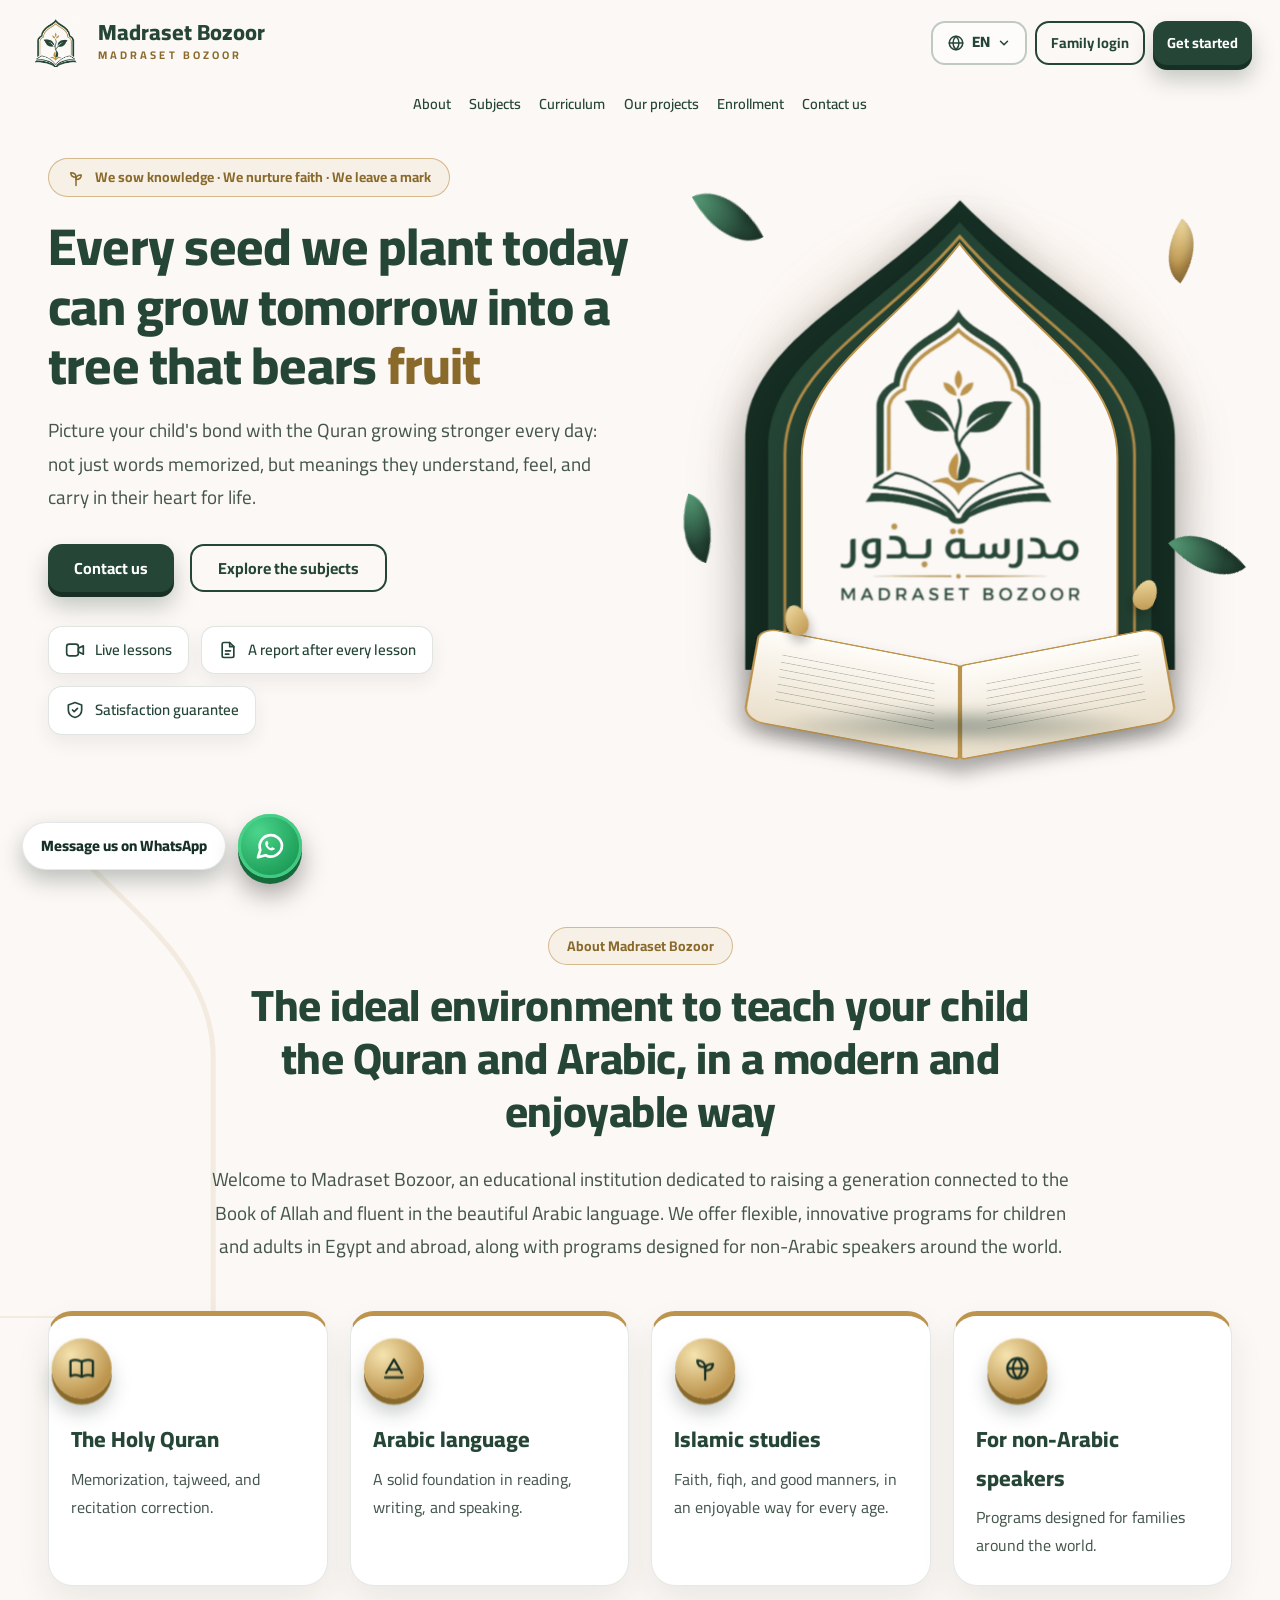
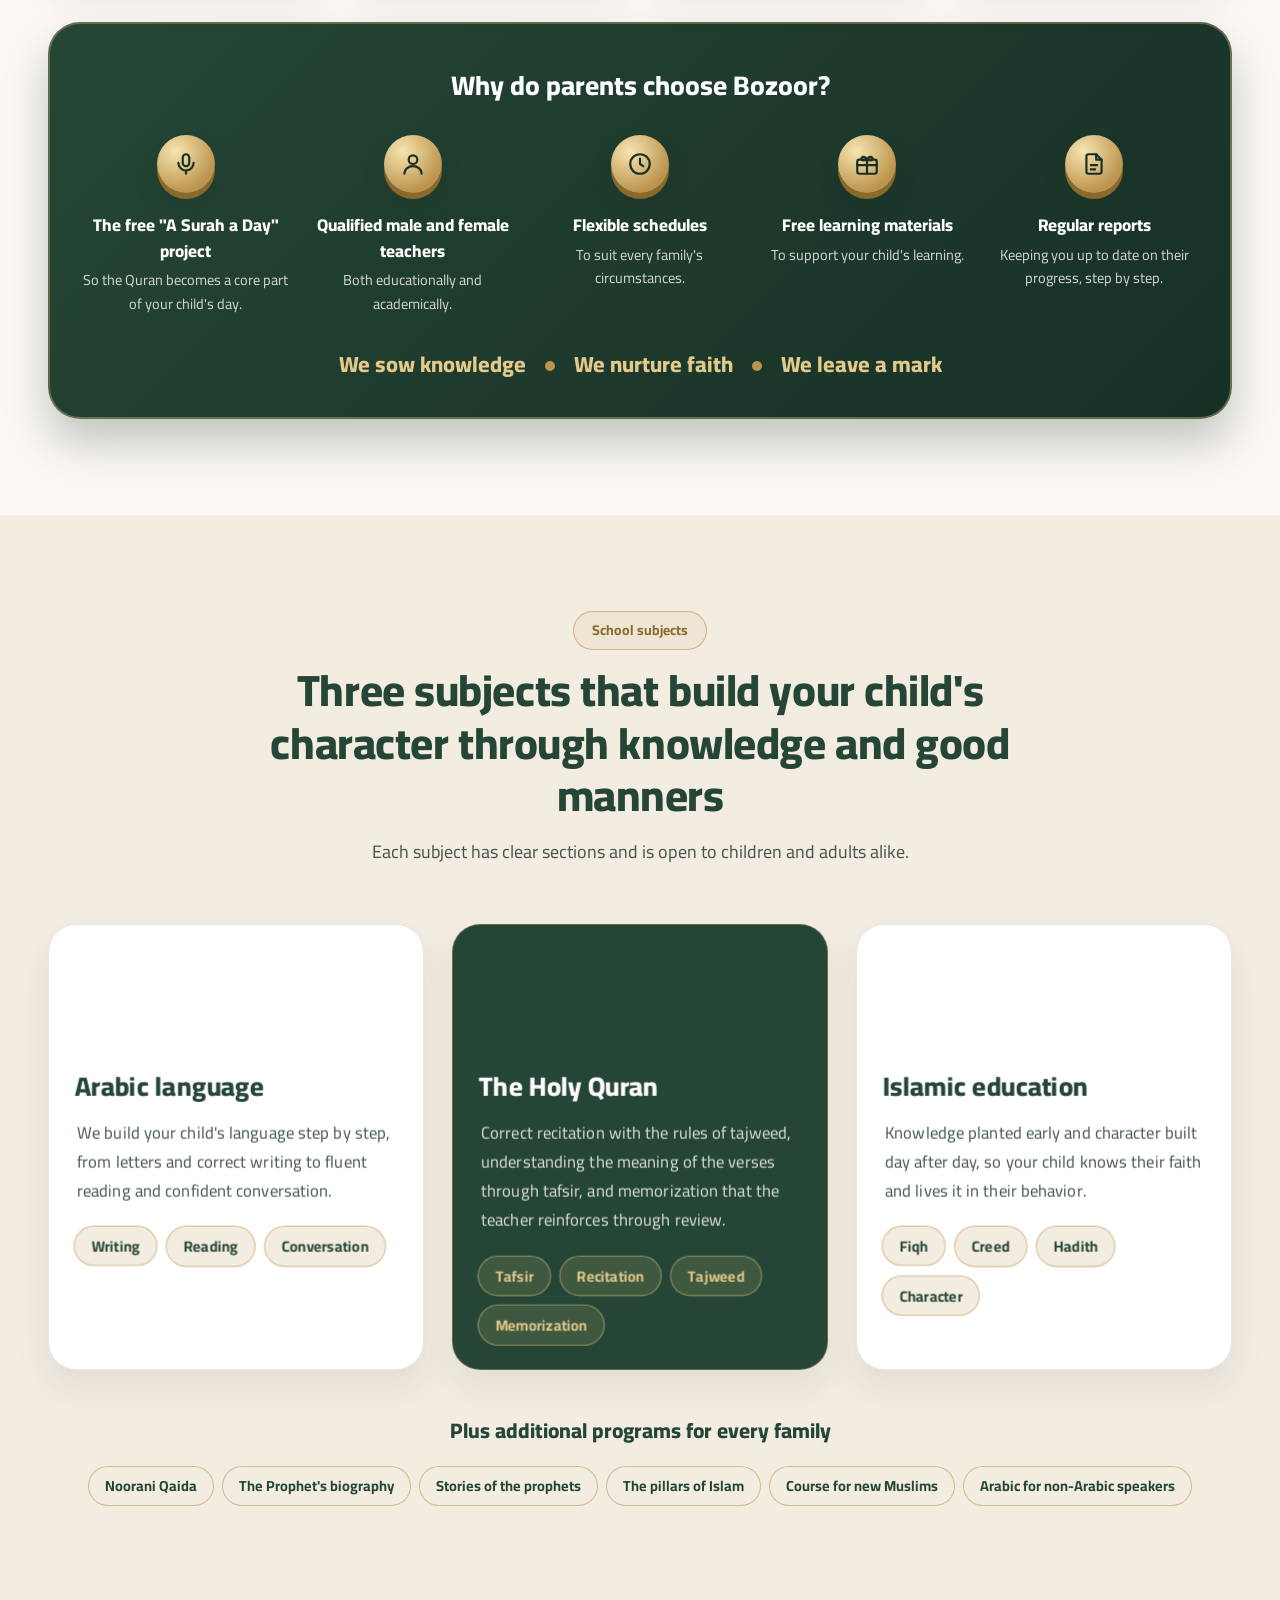
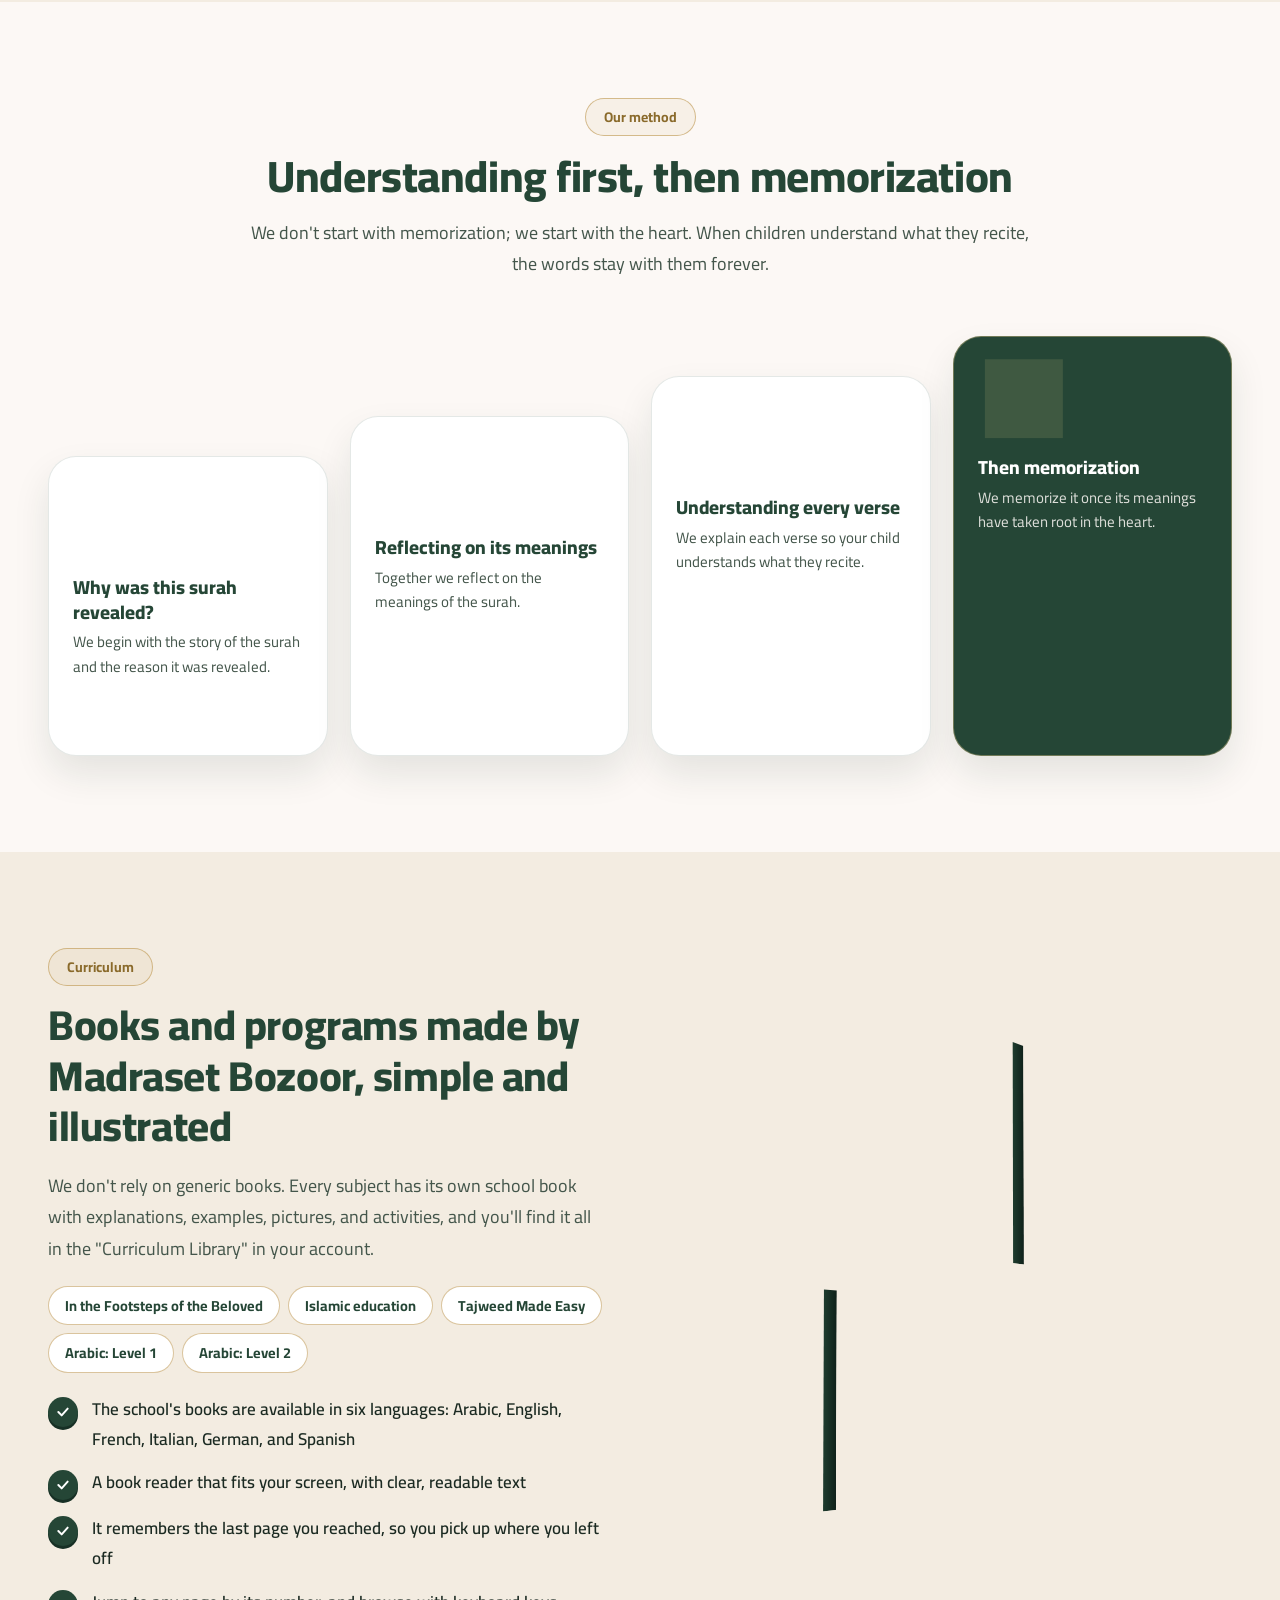
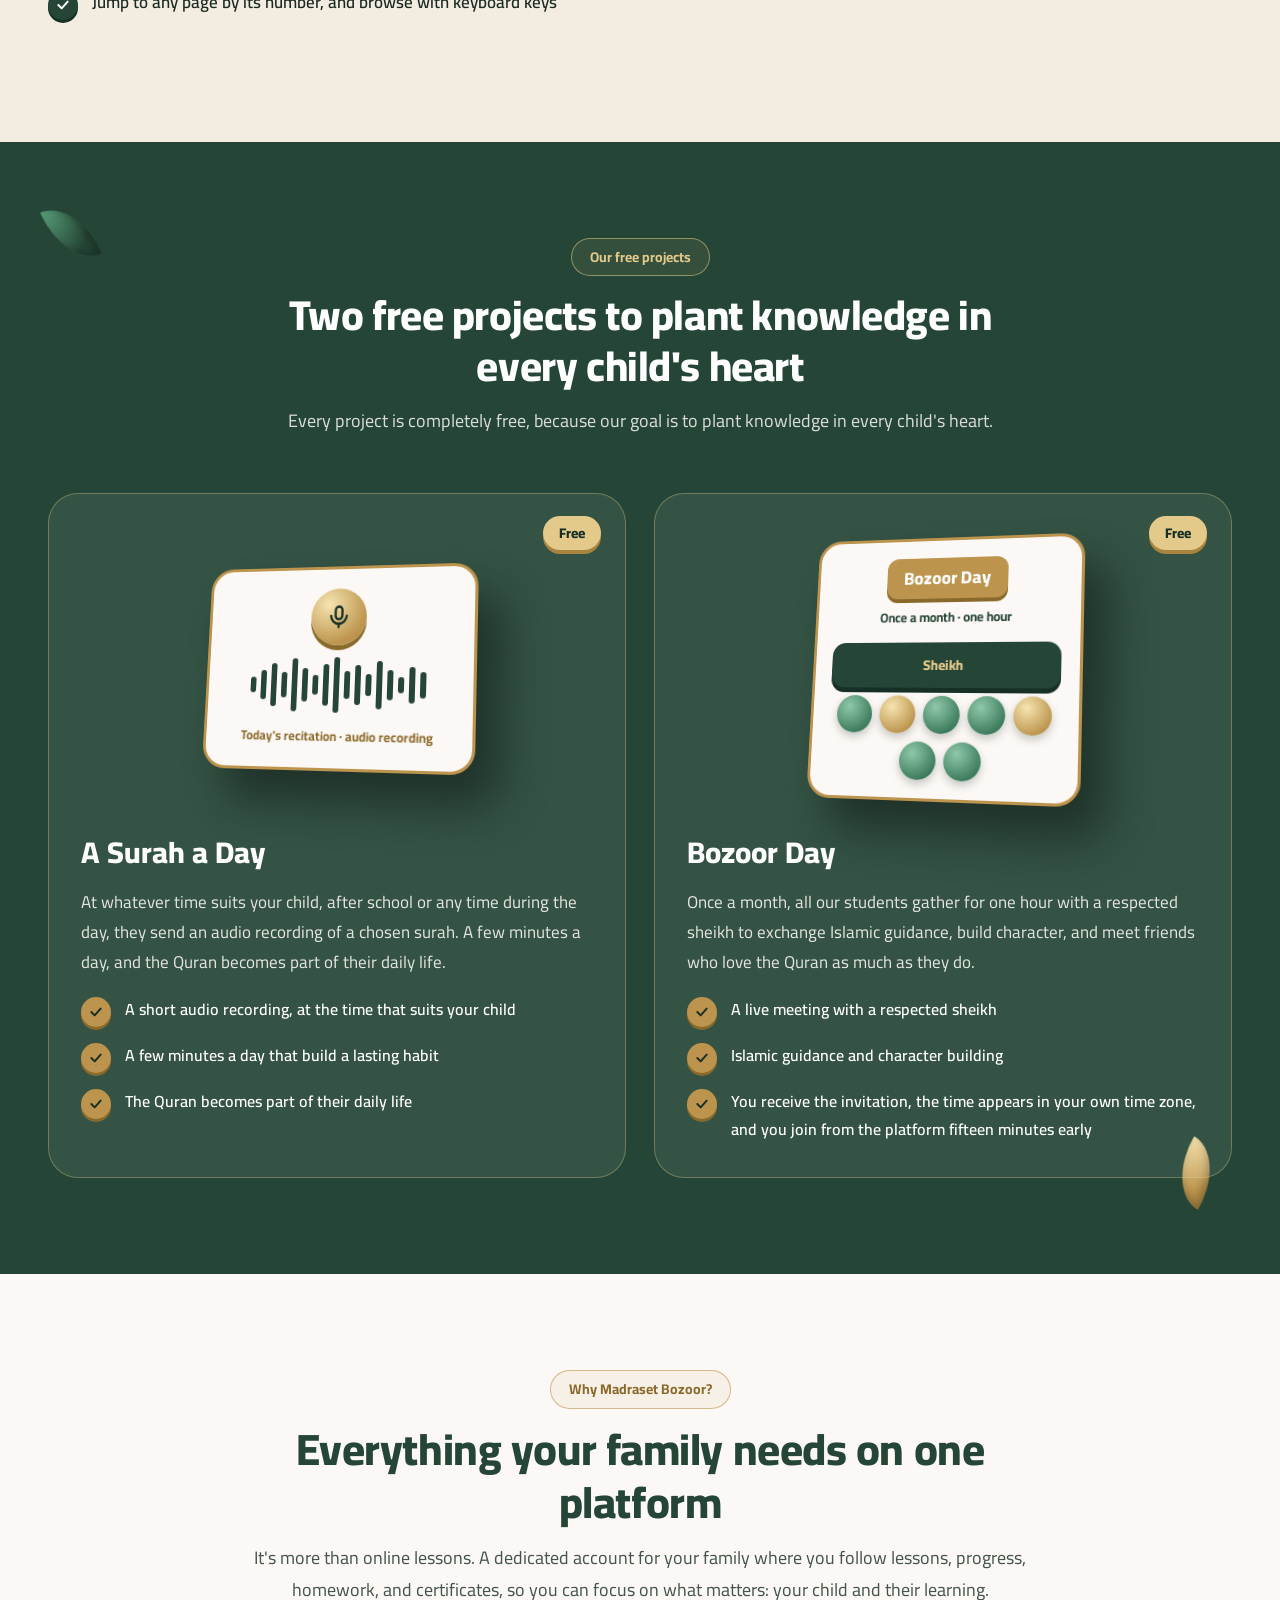
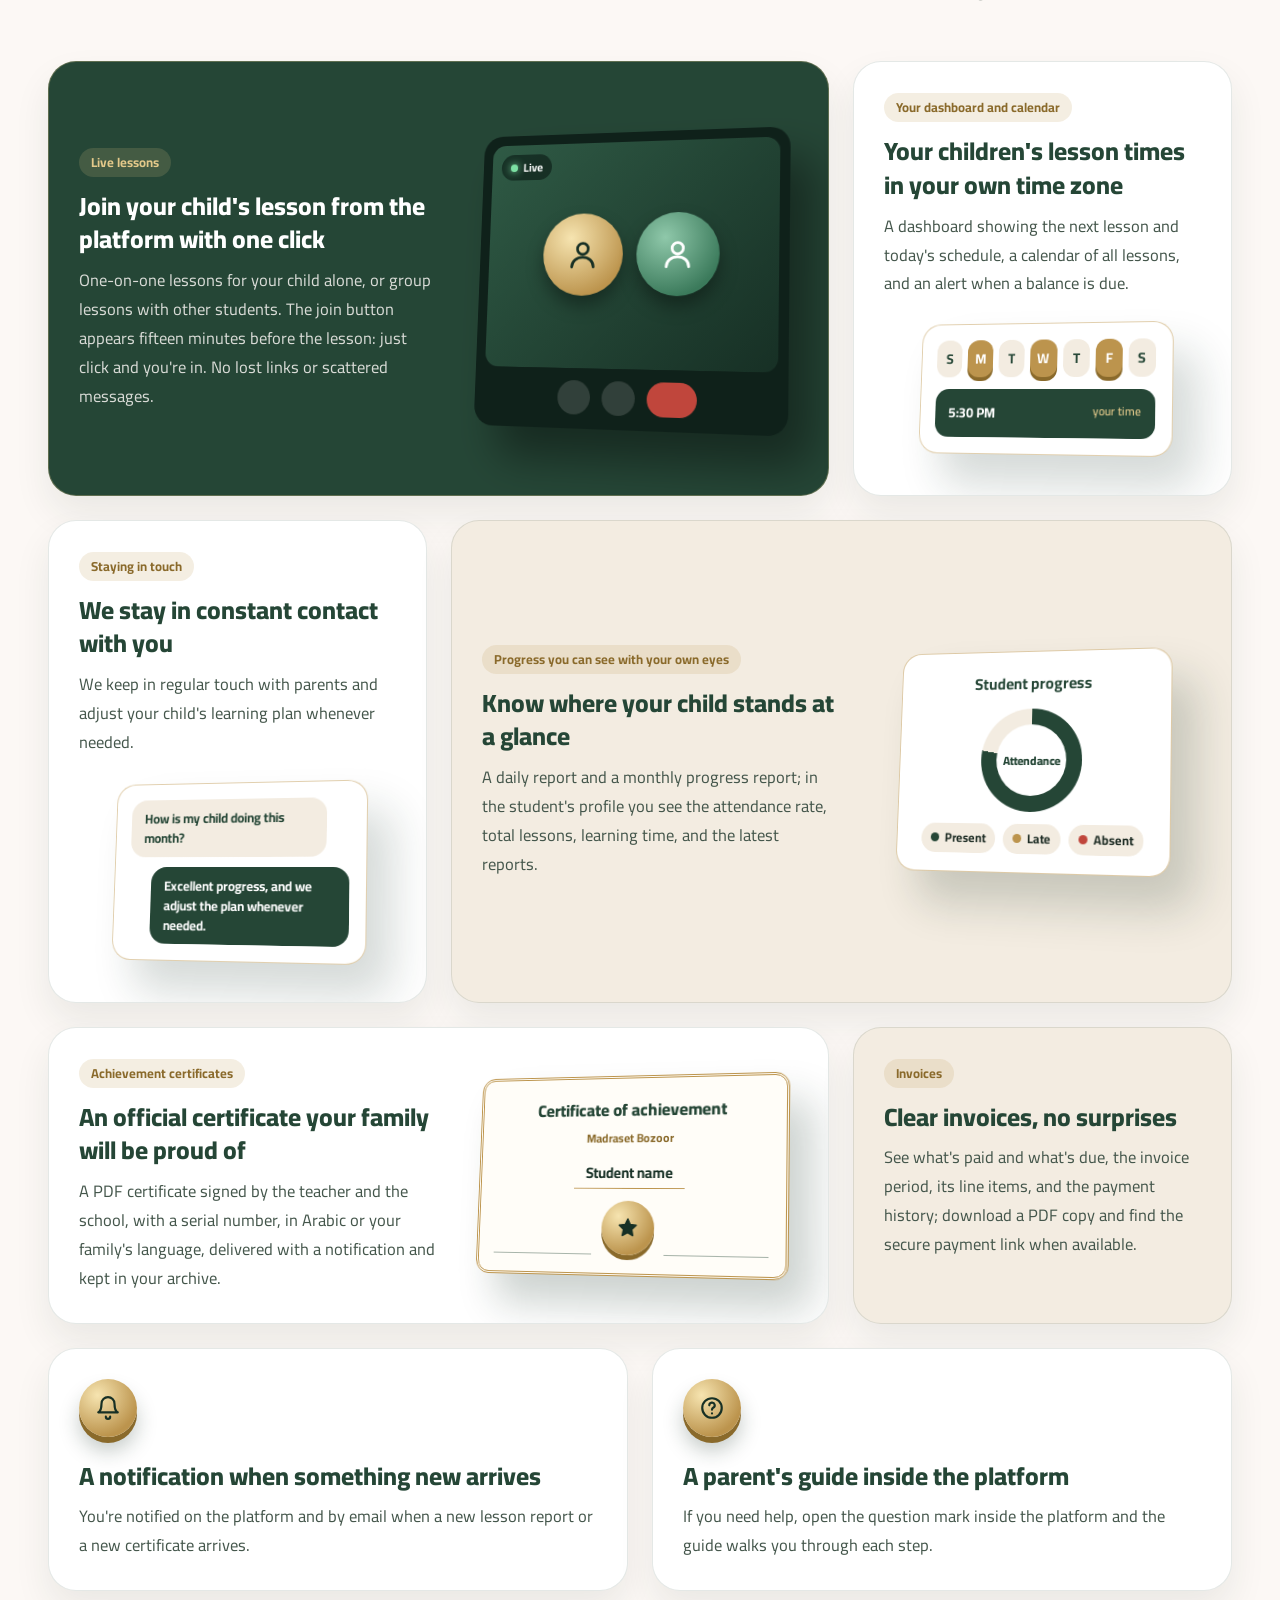
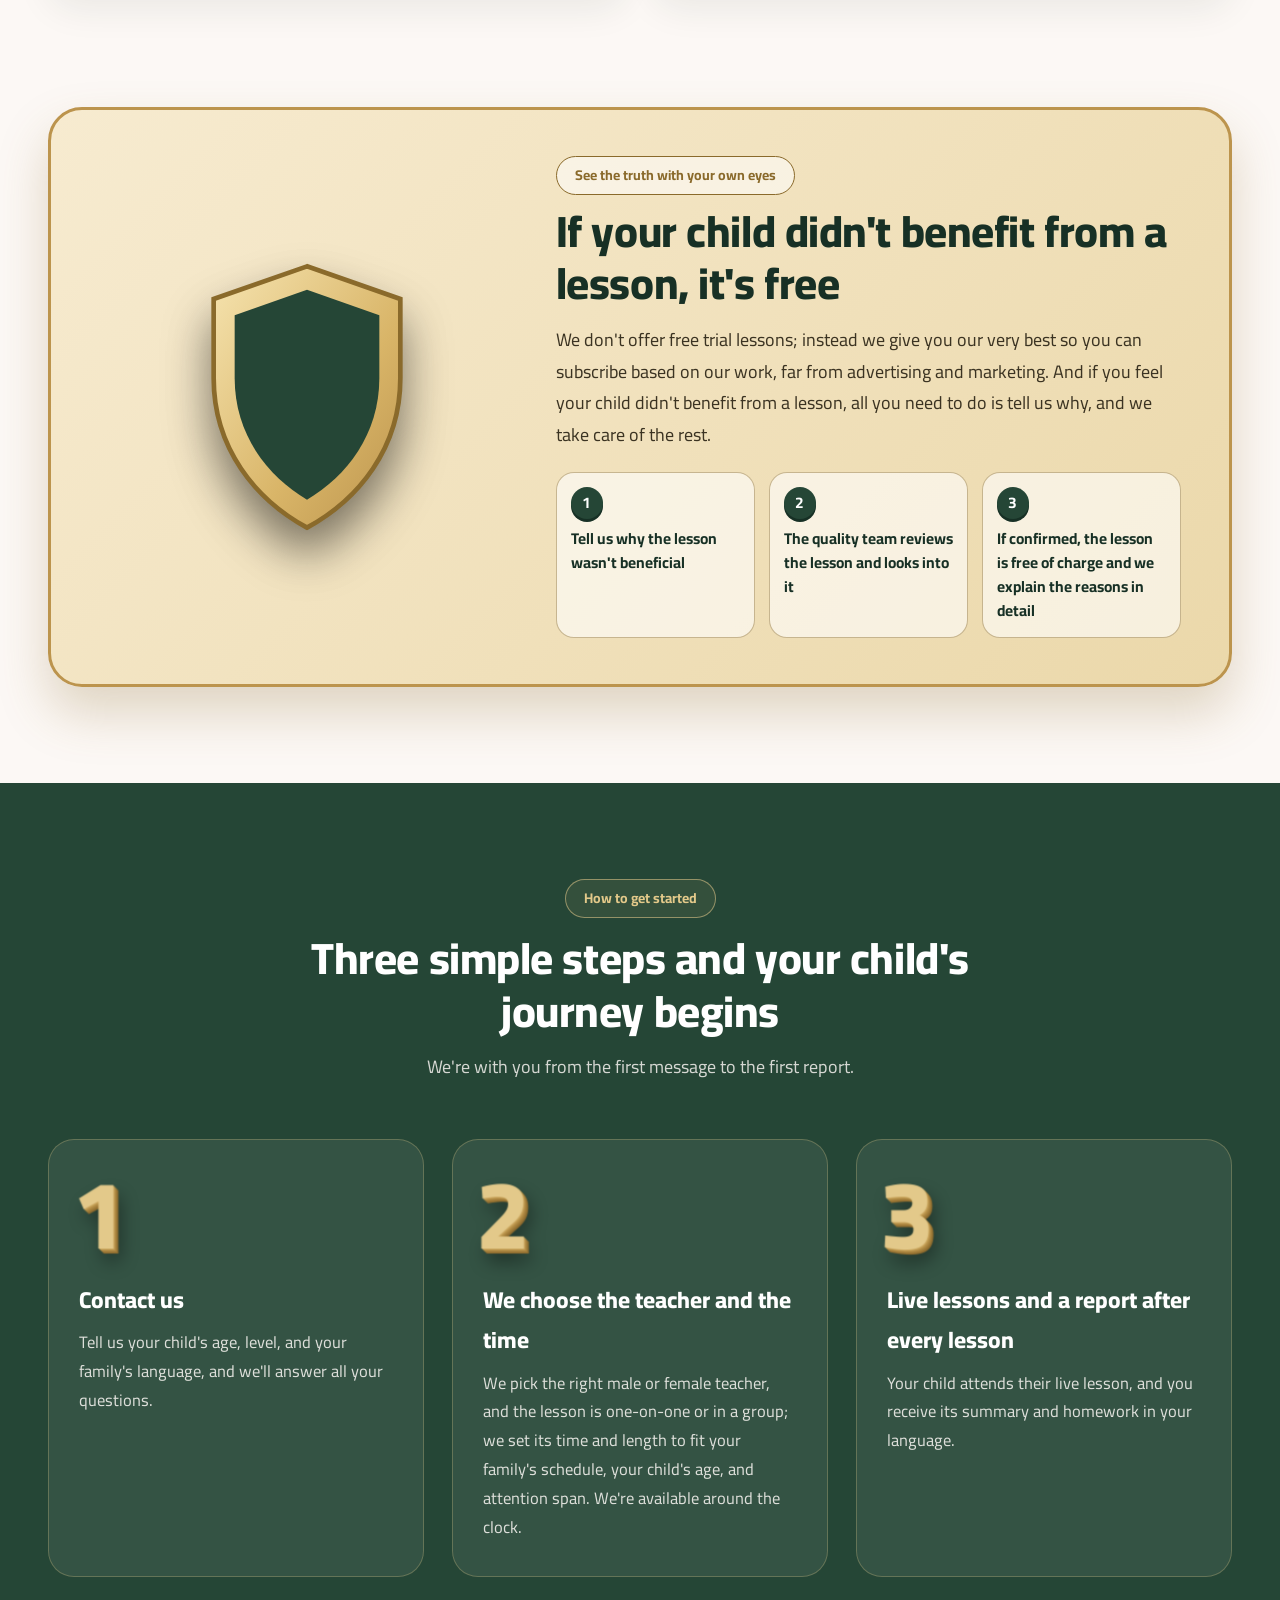
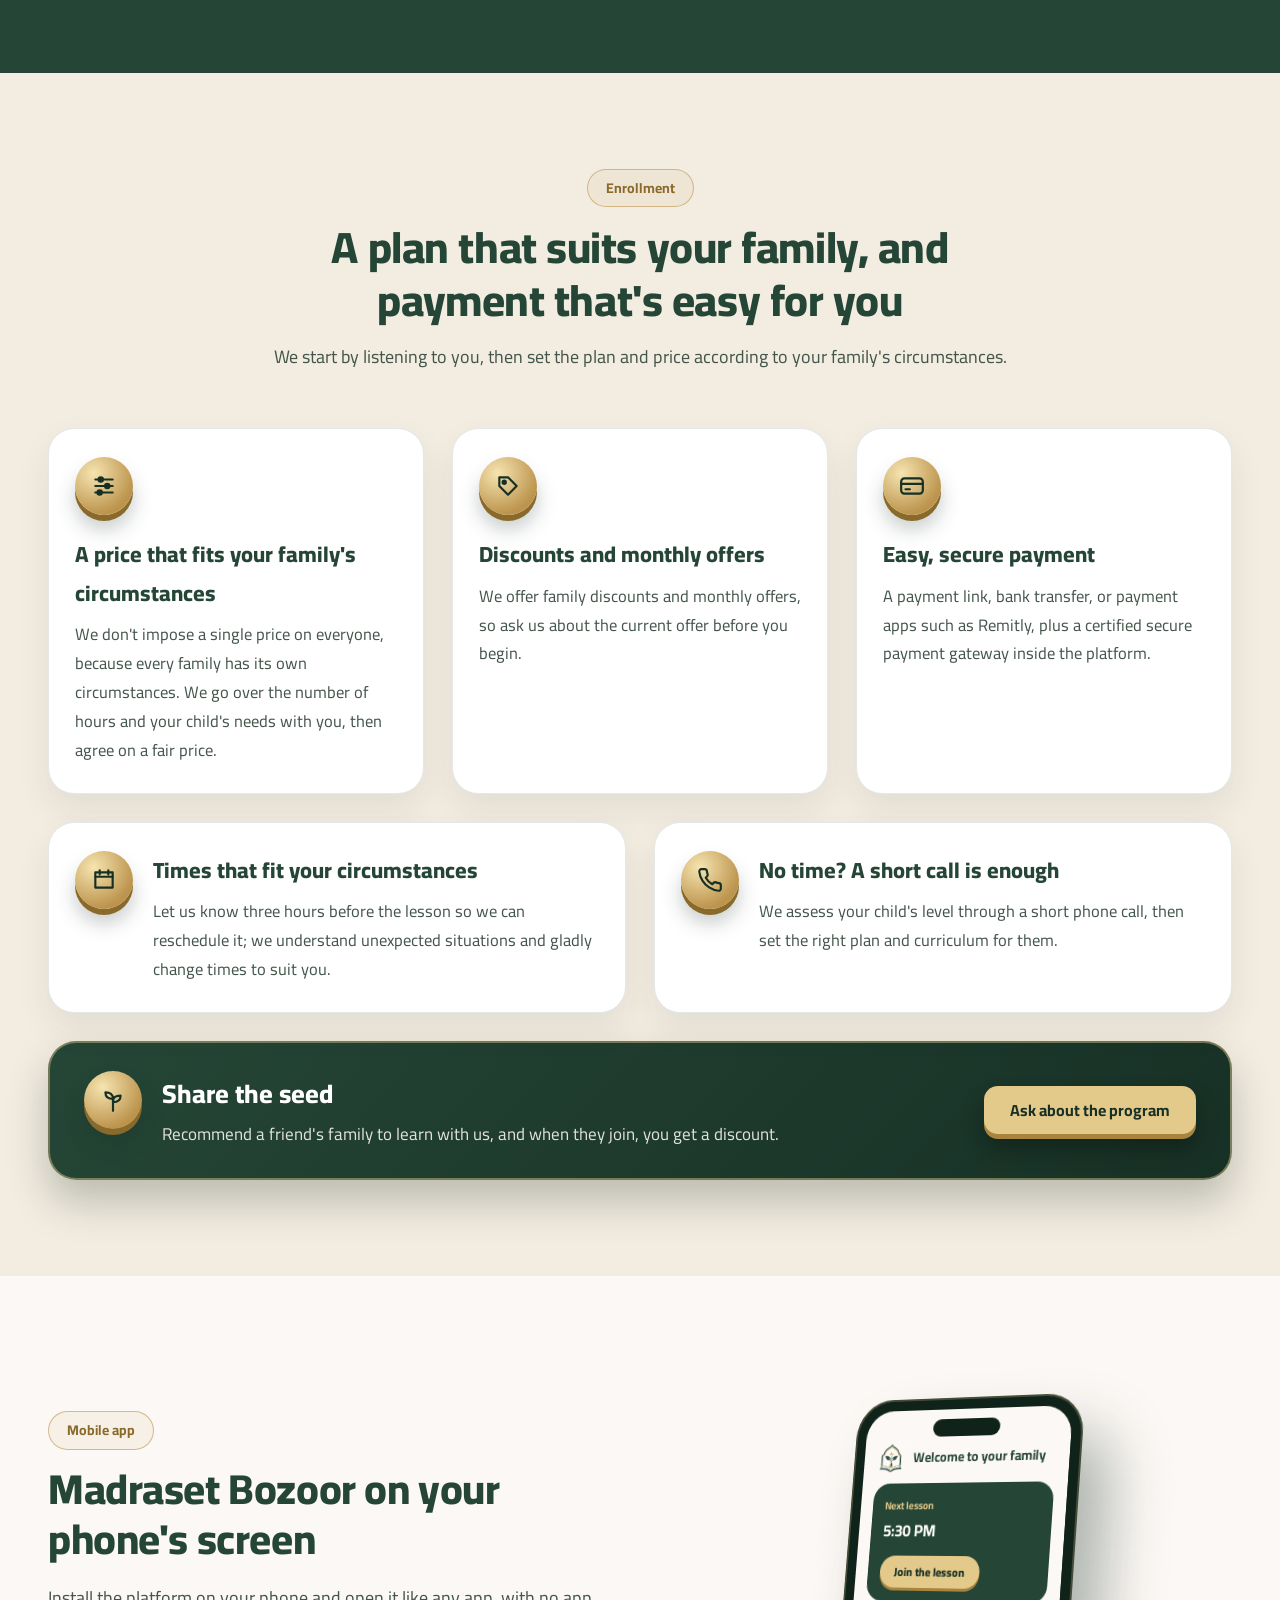
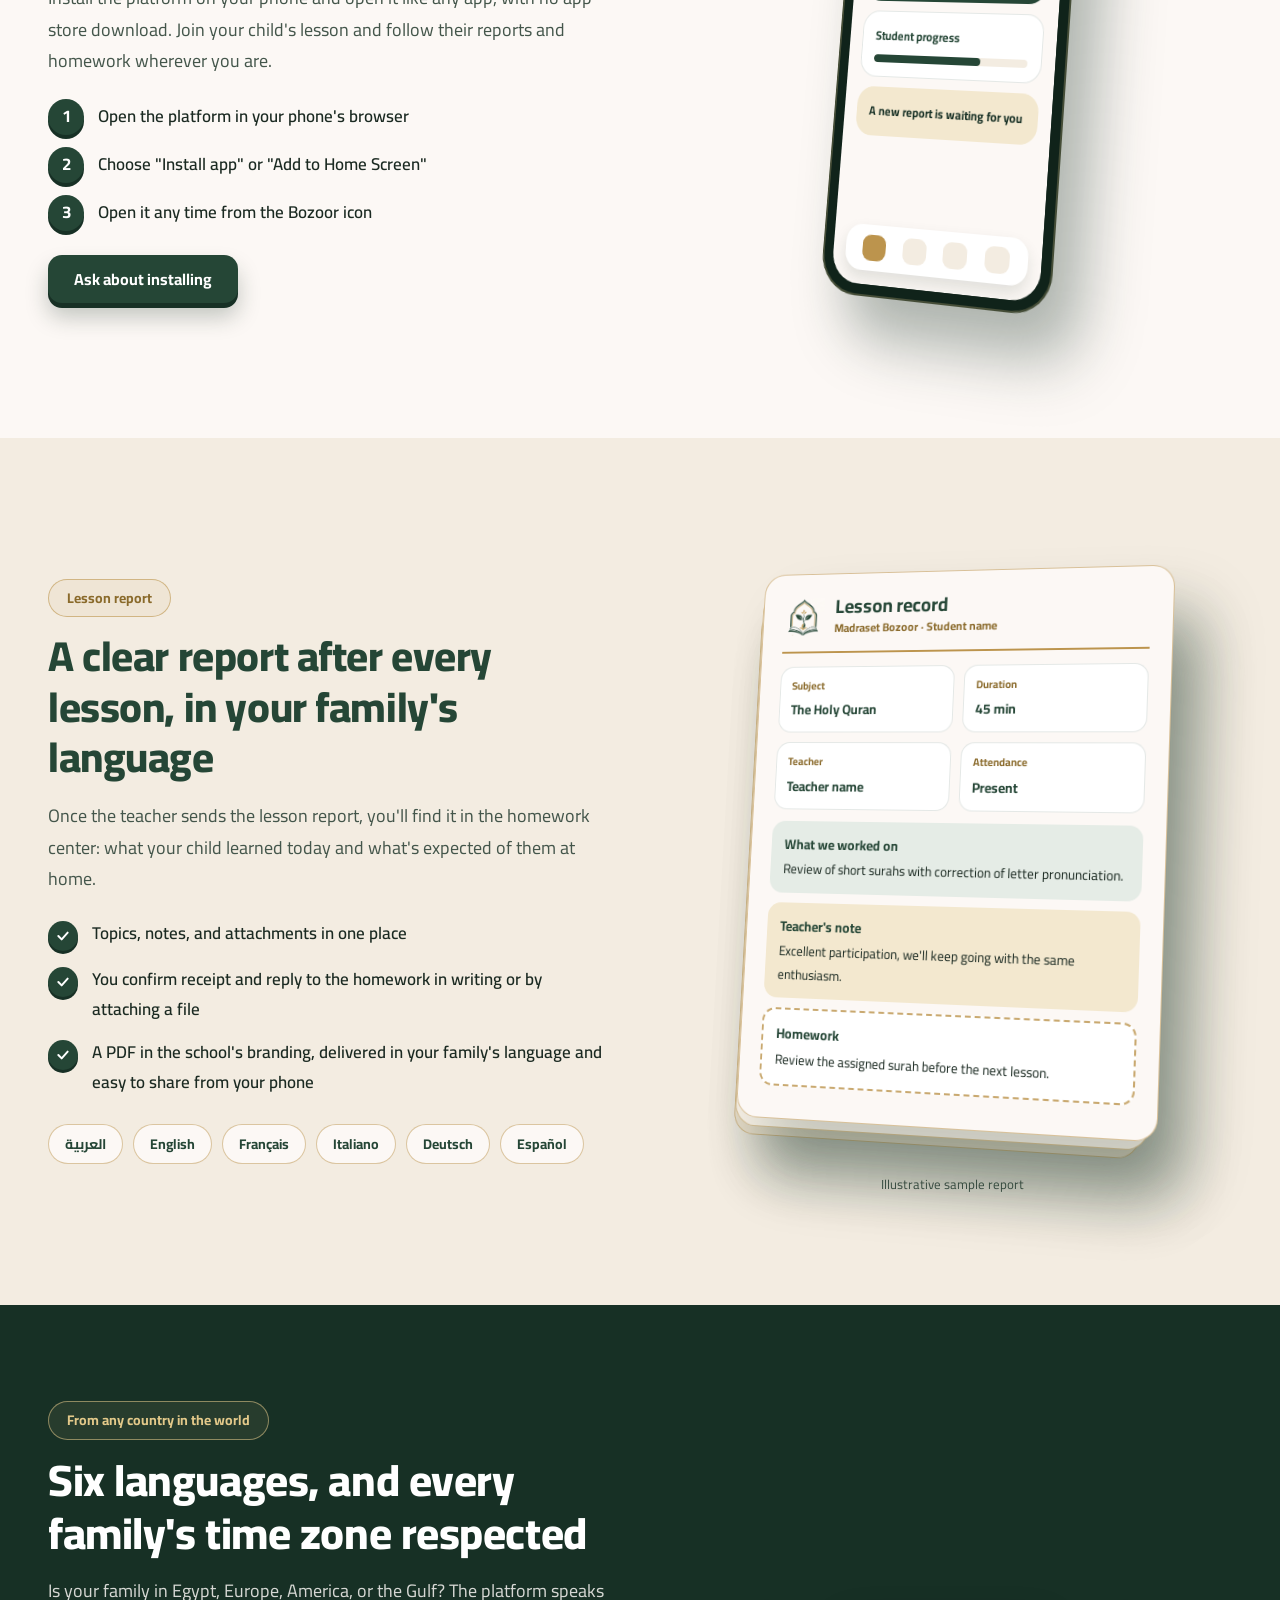
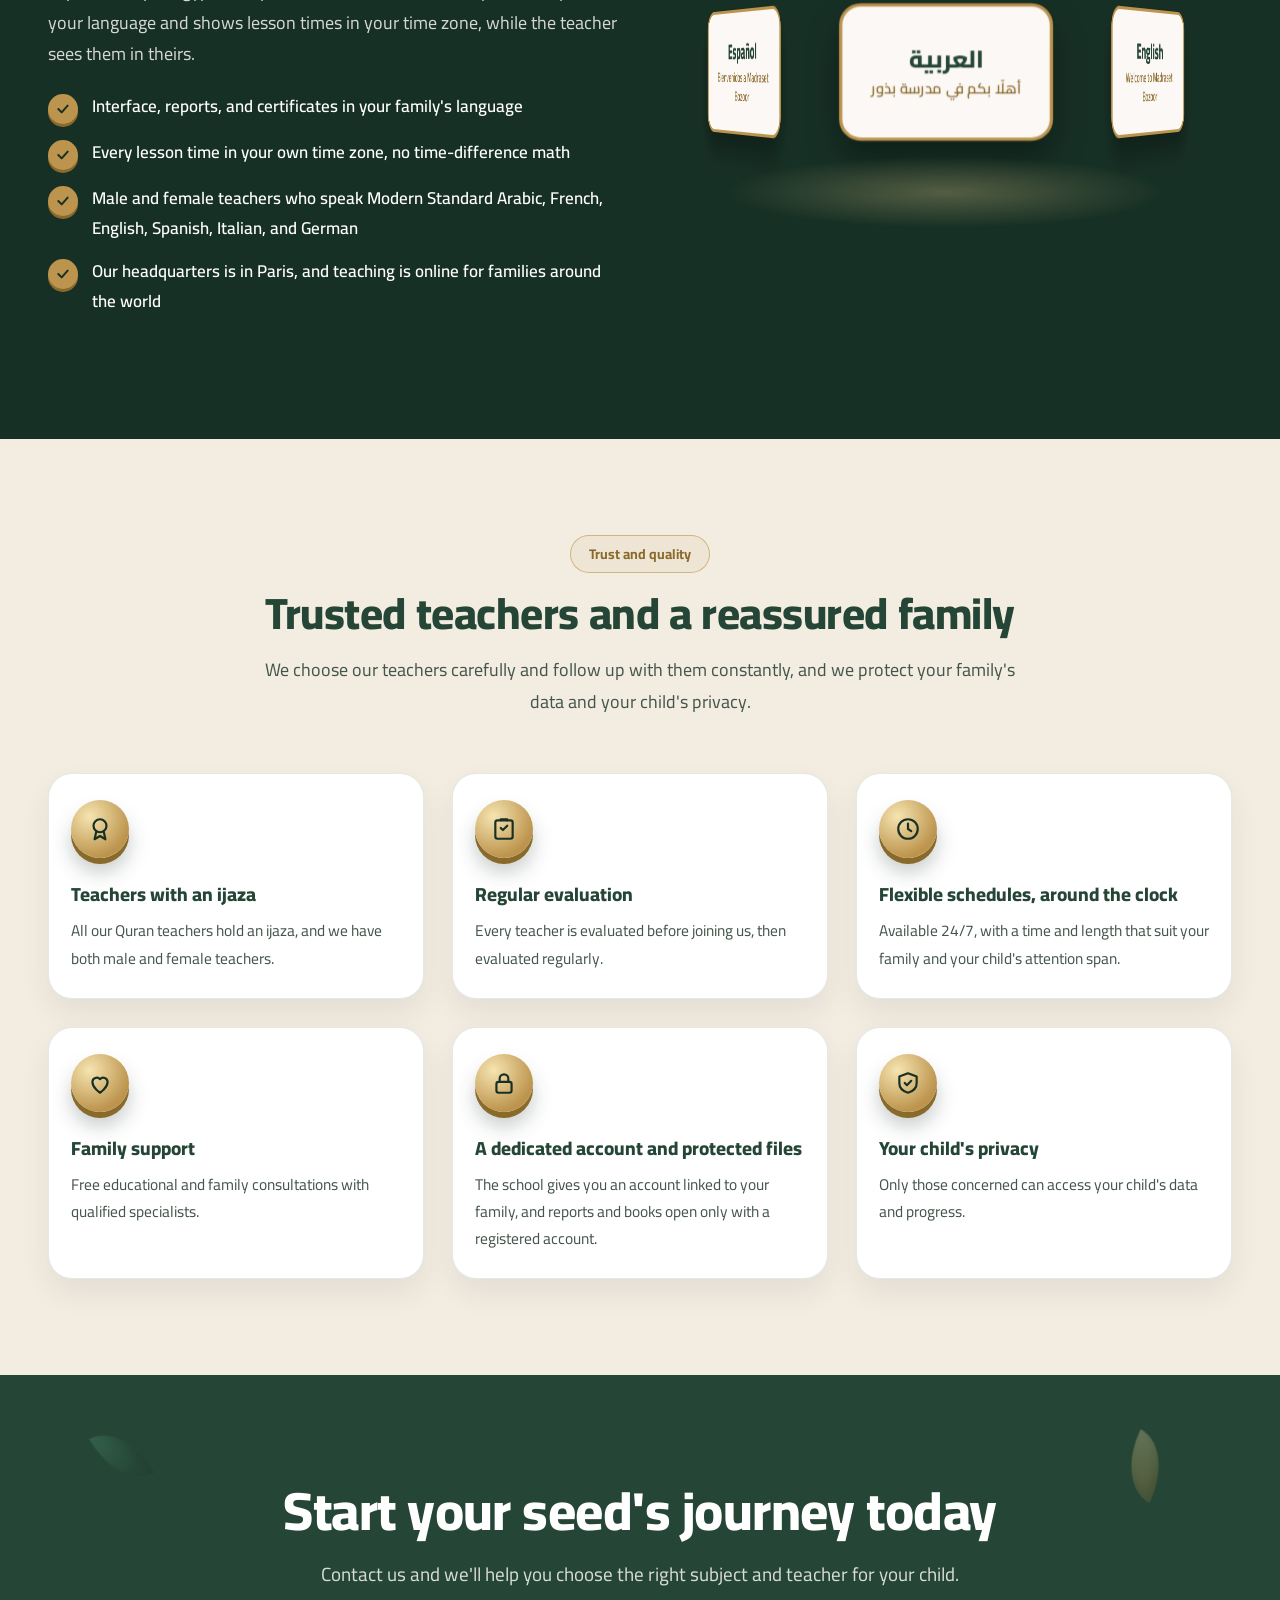
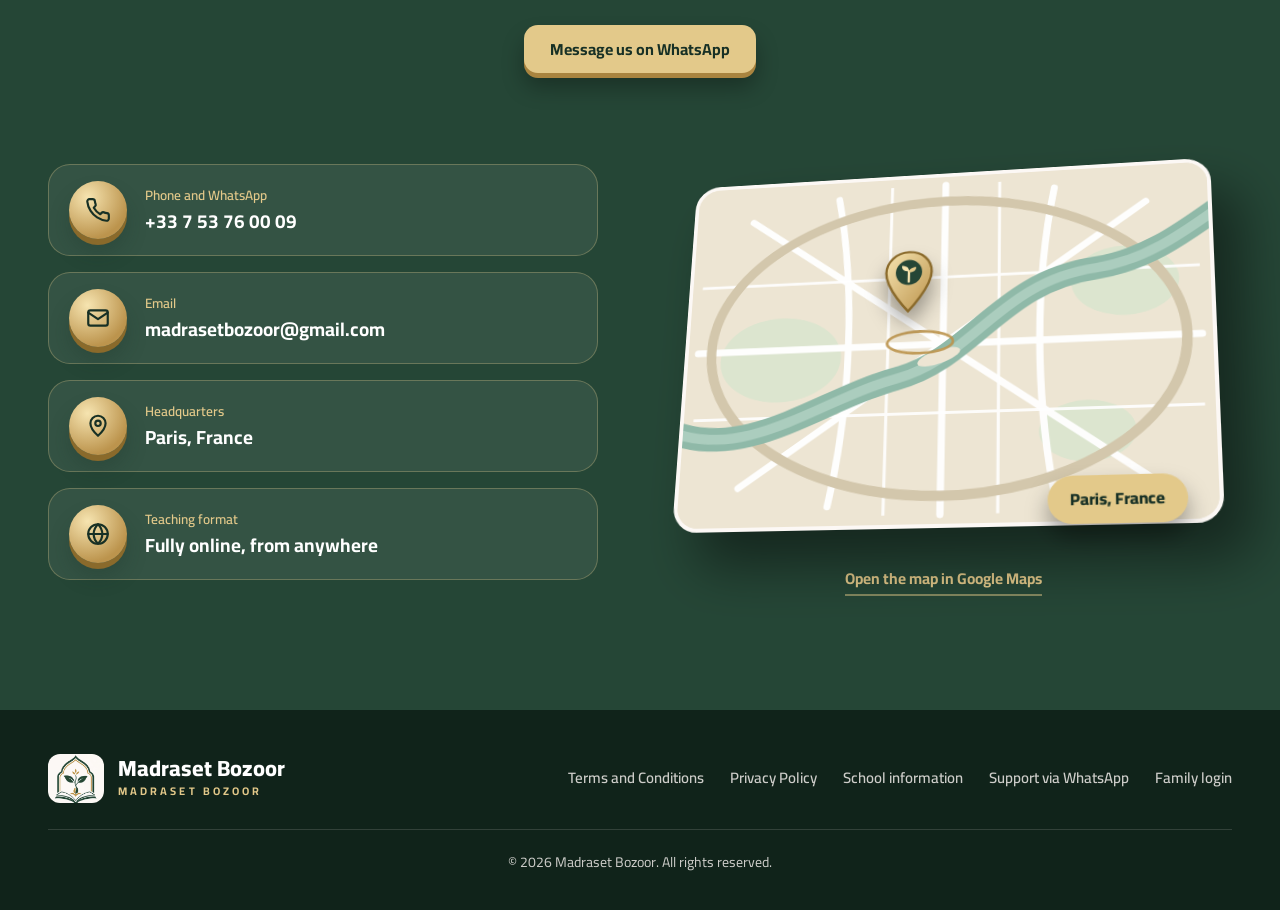
<file: landing/index.en.html>
<!DOCTYPE html>

<html dir="ltr" lang="en">
<head>
<meta charset="utf-8"/>
<meta content="width=device-width,initial-scale=1,viewport-fit=cover" name="viewport"/>
<title>Madraset Bozoor | Learn Quran and Arabic Online for Kids</title>
<meta content="Live online lessons in Quran, tajweed, Arabic, and Islamic education for children and adults. Teachers with ijaza, a report after every lesson, and a satisfaction guarantee." name="description"/>
<meta content="#254636" name="theme-color"/>
<link href="https://fonts.googleapis.com" rel="preconnect"/>
<link crossorigin="" href="https://fonts.gstatic.com" rel="preconnect"/>
<link href="https://fonts.googleapis.com/css2?family=Cairo:wght@400;600;700;800&amp;display=swap" rel="stylesheet"/>
<link href="/landing/landing.css" rel="stylesheet"/>
</head>
<body>
<script data-refresh-cookie="false">
(() => {
  const hasRefreshCookie = document.currentScript?.dataset.refreshCookie === "true";
  const isStandalone =
    window.matchMedia?.("(display-mode: standalone)").matches ||
    window.navigator.standalone === true;
  const appModeRequested = new URLSearchParams(window.location.search).has("app");
  if (!appModeRequested && (hasRefreshCookie || isStandalone)) {
    window.location.replace("/?app=1" + window.location.hash);
  }
})();
</script>

<div class="page" dir="ltr">
<header class="wrap">
<div class="nav">
<a aria-label="Madraset Bozoor — Home" class="brand" href="#top">
<span aria-label="Madraset Bozoor logo" class="emblem" role="img"></span>
<span><b>Madraset Bozoor</b><small>MADRASET BOZOOR</small></span>
</a>
<nav aria-label="Main navigation" class="navlinks">
<a href="#about">About</a>
<a href="#subjects">Subjects</a>
<a href="#curricula">Curriculum</a>
<a href="#projects">Our projects</a>
<a href="#plans">Enrollment</a>
<a href="#contact">Contact us</a>
</nav>
<div class="navbtns"><details class="langsw"><summary aria-label="Language"><svg width="18" height="18" viewBox="0 0 24 24" fill="none" stroke="currentColor" stroke-width="2" stroke-linecap="round" stroke-linejoin="round" aria-hidden="true"><circle cx="12" cy="12" r="9"/><path d="M3 12h18"/><path d="M12 3c2.7 2.7 4 5.7 4 9s-1.3 6.3-4 9c-2.7-2.7-4-5.7-4-9s1.3-6.3 4-9z"/></svg><span class="code">EN</span><svg class="chev" width="14" height="14" viewBox="0 0 24 24" fill="none" stroke="currentColor" stroke-width="2.6" stroke-linecap="round" stroke-linejoin="round" aria-hidden="true"><path d="m6 9 6 6 6-6"/></svg></summary><ul><li><a href="/?lang=ar" hreflang="ar" lang="ar" data-lang="ar">العربية</a></li><li><a href="/?lang=en" hreflang="en" lang="en" data-lang="en" aria-current="true">English</a></li><li><a href="/?lang=fr" hreflang="fr" lang="fr" data-lang="fr">Français</a></li><li><a href="/?lang=it" hreflang="it" lang="it" data-lang="it">Italiano</a></li><li><a href="/?lang=de" hreflang="de" lang="de" data-lang="de">Deutsch</a></li><li><a href="/?lang=es" hreflang="es" lang="es" data-lang="es">Español</a></li></ul></details>
<a class="btn btn-ghost" href="/login">Family login</a>
<a class="btn btn-primary" href="#contact">Get started</a>
</div>
</div>
</header>
<main id="top">
<section class="hero">
<div class="wrap hero-grid">
<div>
<span class="eyebrow">
<svg aria-hidden="true" fill="none" height="18" stroke="#8A6A2B" stroke-linecap="round" stroke-linejoin="round" stroke-width="2" viewbox="0 0 24 24" width="18"><path d="M12 22V11"></path><path d="M12 11C12 7 9 5 5 5c0 4 2 6 7 6z"></path><path d="M12 13c0-3 2.5-5 7-5 0 4-2.5 6-7 6z"></path></svg>
We sow knowledge · We nurture faith · We leave a mark
</span>
<h1>Every seed we plant today can grow tomorrow into a tree that bears <em>fruit</em></h1>
<p class="lead">Picture your child&#x27;s bond with the Quran growing stronger every day: not just words memorized, but meanings they understand, feel, and carry in their heart for life.</p>
<div class="cta-row">
<a class="btn btn-primary" href="#contact">Contact us</a>
<a class="btn btn-ghost" href="#subjects">Explore the subjects</a>
</div>
<div class="chips">
<span class="chip">
<svg aria-hidden="true" fill="none" height="20" stroke="#254636" stroke-linecap="round" stroke-linejoin="round" stroke-width="2" viewbox="0 0 24 24" width="20"><rect height="14" rx="3" width="14" x="2" y="5"></rect><path d="m16 10 6-3v10l-6-3z"></path></svg>
Live lessons
</span>
<span class="chip">
<svg aria-hidden="true" fill="none" height="20" stroke="#254636" stroke-linecap="round" stroke-linejoin="round" stroke-width="2" viewbox="0 0 24 24" width="20"><path d="M14 3H7a2 2 0 0 0-2 2v14a2 2 0 0 0 2 2h10a2 2 0 0 0 2-2V8z"></path><path d="M14 3v5h5"></path><path d="M9 13h6M9 17h4"></path></svg>
A report after every lesson
</span>
<span class="chip">
<svg aria-hidden="true" fill="none" height="20" stroke="#254636" stroke-linecap="round" stroke-linejoin="round" stroke-width="2" viewbox="0 0 24 24" width="20"><path d="M12 3 4 6v6c0 4.5 3.4 7.700 8 9 4.600-1.300 8-4.500 8-9V6z"></path><path d="m9 12 2 2 4-4"></path></svg>
Satisfaction guarantee
</span>
</div>
</div>
<div aria-label="Madraset Bozoor logo inside 3D arches and an open book" class="scene" dir="ltr" role="img">
<div class="glow"></div>
<div class="stage">
<svg aria-hidden="true" class="layer l0" preserveaspectratio="none" viewbox="0 0 100 128"><path d="M4 128V66C4 40 30 28 50 2c20 26 46 38 46 64v62z" fill="#173025"></path></svg>
<svg aria-hidden="true" class="layer l1" preserveaspectratio="none" viewbox="0 0 100 128"><path d="M4 128V66C4 40 30 28 50 2c20 26 46 38 46 64v62z" fill="#254636"></path></svg>
<svg aria-hidden="true" class="layer l2" preserveaspectratio="none" viewbox="0 0 100 128"><path d="M4 128V66C4 40 30 28 50 2c20 26 46 38 46 64v62z" fill="none" stroke="#BC944D" stroke-width="3" vector-effect="non-scaling-stroke"></path></svg>
<svg aria-hidden="true" class="layer l3" preserveaspectratio="none" viewbox="0 0 100 128"><path d="M4 128V66C4 40 30 28 50 2c20 26 46 38 46 64v62z" fill="#FCF8F5" stroke="#BC944D" stroke-width="2" vector-effect="non-scaling-stroke"></path></svg>
<img alt="Madraset Bozoor logo" class="logo3d" src="/landing/img/logo-alpha.webp"/>
<span class="leaf" style="--z:150px;--r:-28deg;left:6%;top:8%"></span>
<span class="leaf gold" style="--z:130px;--r:34deg;right:8%;top:14%;width:32px;height:50px;animation-delay:-2s"></span>
<span class="leaf" style="--z:170px;--r:18deg;left:2%;top:58%;width:34px;height:54px;animation-delay:-4s"></span>
<span class="leaf" style="--z:140px;--r:-40deg;right:3%;top:62%;animation-delay:-1s"></span>
<span class="seed" style="--z:160px;--r:-18deg;left:20%;bottom:20%;animation-delay:-3s"></span>
<span class="seed" style="--z:150px;--r:24deg;right:16%;bottom:24%;animation-delay:-1.5s"></span>
<div aria-hidden="true" class="book"><div class="pg a"></div><div class="pg b"></div></div>
</div>
<div class="floor"></div>
</div>
</div>
</section>
<section class="sec about" id="about">
<svg aria-hidden="true" class="about-arch" viewbox="0 0 100 128"><path d="M4 128V66C4 40 30 28 50 2c20 26 46 38 46 64v62z" fill="none" stroke="#BC944D" stroke-width="1.200"></path></svg>
<div class="wrap">
<div class="sec-head">
<span class="eyebrow">About Madraset Bozoor</span>
<h2>The ideal environment to teach your child the Quran and Arabic, in a modern and enjoyable way</h2>
</div>
<p class="about-lead">Welcome to Madraset Bozoor, an educational institution dedicated to raising a generation connected to the Book of Allah and fluent in the beautiful Arabic language. We offer flexible, innovative programs for children and adults in Egypt and abroad, along with programs designed for non-Arabic speakers around the world.</p>
<div class="paths">
<article class="pth"><div aria-hidden="true" class="coin sm"><svg fill="none" height="26" stroke="#173025" stroke-linecap="round" stroke-linejoin="round" stroke-width="2" viewbox="0 0 24 24" width="26"><path d="M2 5.500C5 4 8.500 4 12 6c3.500-2 7-2 10-.5V19c-3-1.500-6.500-1.500-10 .5-3.500-2-7-2-10-.5z"></path><path d="M12 6v13.500"></path></svg></div><h3>The Holy Quran</h3><p>Memorization, tajweed, and recitation correction.</p></article>
<article class="pth"><div aria-hidden="true" class="coin sm"><svg fill="none" height="26" stroke="#173025" stroke-linecap="round" stroke-linejoin="round" stroke-width="2" viewbox="0 0 24 24" width="26"><path d="M4 20h16"></path><path d="m5 16 7-12 7 12"></path><path d="M8 13h8"></path></svg></div><h3>Arabic language</h3><p>A solid foundation in reading, writing, and speaking.</p></article>
<article class="pth"><div aria-hidden="true" class="coin sm"><svg fill="none" height="26" stroke="#173025" stroke-linecap="round" stroke-linejoin="round" stroke-width="2" viewbox="0 0 24 24" width="26"><path d="M12 22V11"></path><path d="M12 11C12 7 9 5 5 5c0 4 2 6 7 6z"></path><path d="M12 13c0-3 2.500-5 7-5 0 4-2.500 6-7 6z"></path></svg></div><h3>Islamic studies</h3><p>Faith, fiqh, and good manners, in an enjoyable way for every age.</p></article>
<article class="pth"><div aria-hidden="true" class="coin sm"><svg fill="none" height="26" stroke="#173025" stroke-linecap="round" stroke-linejoin="round" stroke-width="2" viewbox="0 0 24 24" width="26"><circle cx="12" cy="12" r="9"></circle><path d="M3 12h18"></path><path d="M12 3c2.700 2.700 4 5.700 4 9s-1.300 6.300-4 9c-2.700-2.700-4-5.700-4-9s1.300-6.300 4-9z"></path></svg></div><h3>For non-Arabic speakers</h3><p>Programs designed for families around the world.</p></article>
</div>
<div class="whyband">
<h3>Why do parents choose Bozoor?</h3>
<div class="why5">
<div class="wy"><div aria-hidden="true" class="coin sm"><svg fill="none" height="26" stroke="#173025" stroke-linecap="round" stroke-linejoin="round" stroke-width="2" viewbox="0 0 24 24" width="26"><rect height="11" rx="3" width="6" x="9" y="3"></rect><path d="M5 11a7 7 0 0 0 14 0"></path><path d="M12 18v3"></path></svg></div><b>The free &quot;A Surah a Day&quot; project</b><span>So the Quran becomes a core part of your child&#x27;s day.</span></div>
<div class="wy"><div aria-hidden="true" class="coin sm"><svg fill="none" height="26" stroke="#173025" stroke-linecap="round" stroke-linejoin="round" stroke-width="2" viewbox="0 0 24 24" width="26"><circle cx="12" cy="8" r="4"></circle><path d="M4 21c0-4 3.500-7 8-7s8 3 8 7"></path></svg></div><b>Qualified male and female teachers</b><span>Both educationally and academically.</span></div>
<div class="wy"><div aria-hidden="true" class="coin sm"><svg fill="none" height="26" stroke="#173025" stroke-linecap="round" stroke-linejoin="round" stroke-width="2" viewbox="0 0 24 24" width="26"><circle cx="12" cy="12" r="9"></circle><path d="M12 7v5l3 2"></path></svg></div><b>Flexible schedules</b><span>To suit every family&#x27;s circumstances.</span></div>
<div class="wy"><div aria-hidden="true" class="coin sm"><svg fill="none" height="26" stroke="#173025" stroke-linecap="round" stroke-linejoin="round" stroke-width="2" viewbox="0 0 24 24" width="26"><rect height="13" rx="2" width="18" x="3" y="8"></rect><path d="M12 8v13"></path><path d="M3 13h18"></path><path d="M12 8c-2-4-6-3-5 0 .5 1.500 5 0 5 0zM12 8c2-4 6-3 5 0-.5 1.500-5 0-5 0z"></path></svg></div><b>Free learning materials</b><span>To support your child&#x27;s learning.</span></div>
<div class="wy"><div aria-hidden="true" class="coin sm"><svg fill="none" height="26" stroke="#173025" stroke-linecap="round" stroke-linejoin="round" stroke-width="2" viewbox="0 0 24 24" width="26"> <path d="M14 3H7a2 2 0 0 0-2 2v14a2 2 0 0 0 2 2h10a2 2 0 0 0 2-2V8z"></path><path d="M14 3v5h5"></path><path d="M9 13h6M9 17h4"></path></svg></div><b>Regular reports</b><span>Keeping you up to date on their progress, step by step.</span></div>
</div>
<p class="motto">We sow knowledge <i></i> We nurture faith <i></i> We leave a mark</p>
</div>
</div>
</section>
<section class="sec" id="subjects" style="background:var(--cream-2)">
<div class="wrap">
<div class="sec-head">
<span class="eyebrow">School subjects</span>
<h2>Three subjects that build your child&#x27;s character through knowledge and good manners</h2>
<p>Each subject has clear sections and is open to children and adults alike.</p>
</div>
<div class="grid3">
<article class="subj">
<span aria-hidden="true" class="no">01</span>
<div aria-hidden="true" class="coin"><svg fill="none" height="34" stroke="#173025" stroke-linecap="round" stroke-linejoin="round" stroke-width="2" viewbox="0 0 24 24" width="34"><path d="M4 20h16"></path><path d="m5 16 7-12 7 12"></path><path d="M8 13h8"></path></svg></div>
<h3>Arabic language</h3>
<p>We build your child&#x27;s language step by step, from letters and correct writing to fluent reading and confident conversation.</p>
<div class="pills"><span class="pill">Writing</span><span class="pill">Reading</span><span class="pill">Conversation</span></div>
</article>
<article class="subj dark">
<span aria-hidden="true" class="no">02</span>
<div aria-hidden="true" class="coin"><svg fill="none" height="34" stroke="#173025" stroke-linecap="round" stroke-linejoin="round" stroke-width="2" viewbox="0 0 24 24" width="34"><path d="M2 5.500C5 4 8.500 4 12 6c3.500-2 7-2 10-.5V19c-3-1.500-6.500-1.500-10 .5-3.500-2-7-2-10-.5z"></path><path d="M12 6v13.500"></path></svg></div>
<h3>The Holy Quran</h3>
<p>Correct recitation with the rules of tajweed, understanding the meaning of the verses through tafsir, and memorization that the teacher reinforces through review.</p>
<div class="pills"><span class="pill">Tafsir</span><span class="pill">Recitation</span><span class="pill">Tajweed</span><span class="pill">Memorization</span></div>
</article>
<article class="subj">
<span aria-hidden="true" class="no">03</span>
<div aria-hidden="true" class="coin"><svg fill="none" height="34" stroke="#173025" stroke-linecap="round" stroke-linejoin="round" stroke-width="2" viewbox="0 0 24 24" width="34"><path d="M12 22V11"></path><path d="M12 11C12 7 9 5 5 5c0 4 2 6 7 6z"></path><path d="M12 13c0-3 2.500-5 7-5 0 4-2.500 6-7 6z"></path></svg></div>
<h3>Islamic education</h3>
<p>Knowledge planted early and character built day after day, so your child knows their faith and lives it in their behavior.</p>
<div class="pills"><span class="pill">Fiqh</span><span class="pill">Creed</span><span class="pill">Hadith</span><span class="pill">Character</span></div>
</article>
</div>
<div class="extras">
<b>Plus additional programs for every family</b>
<div class="pills c"><span class="pill">Noorani Qaida</span><span class="pill">The Prophet&#x27;s biography</span><span class="pill">Stories of the prophets</span><span class="pill">The pillars of Islam</span><span class="pill">Course for new Muslims</span><span class="pill">Arabic for non-Arabic speakers</span></div>
</div>
</div>
</section>
<section class="sec grow" id="method">
<div class="wrap">
<div class="sec-head">
<span class="eyebrow">Our method</span>
<h2>Understanding first, then memorization</h2>
<p>We don&#x27;t start with memorization; we start with the heart. When children understand what they recite, the words stay with them forever.</p>
</div>
<div class="stairs">
<article class="st s1"><span class="sti"><svg aria-hidden="true" height="38" viewbox="0 0 40 40" width="38"><ellipse cx="20" cy="24" fill="#BC944D" rx="7" ry="10"></ellipse><ellipse cx="17.500" cy="20" fill="#F6E4B0" opacity=".8" rx="2.200" ry="3.500"></ellipse></svg></span><h3>Why was this surah revealed?</h3><p>We begin with the story of the surah and the reason it was revealed.</p></article>
<article class="st s2"><span class="sti"><svg aria-hidden="true" height="42" viewbox="0 0 40 40" width="42"><path d="M20 37V18" stroke="#254636" stroke-linecap="round" stroke-width="3"></path><path d="M20 18C20 11 15 8 8 8c0 7 4 10 12 10z" fill="#4C9A74"></path><path d="M20 22c0-6 4-9 11-9 0 7-4 9-11 9z" fill="#254636"></path></svg></span><h3>Reflecting on its meanings</h3><p>Together we reflect on the meanings of the surah.</p></article>
<article class="st s3"><span class="sti"><svg aria-hidden="true" height="46" viewbox="0 0 40 40" width="46"><path d="M20 38V12" stroke="#254636" stroke-linecap="round" stroke-width="3"></path><path d="M20 22C20 15 14 12 6 12c0 8 5 10 14 10z" fill="#4C9A74"></path><path d="M20 26c0-7 5-10 13-10 0 8-5 10-13 10z" fill="#254636"></path><path d="M20 12C20 7 17 4 12 3c0 5 2 8 8 9z" fill="#BC944D"></path><path d="M20 12c0-4 3-7 8-8 0 5-2 8-8 8z" fill="#E3C98A"></path></svg></span><h3>Understanding every verse</h3><p>We explain each verse so your child understands what they recite.</p></article>
<article class="st s4"><span class="sti"><svg aria-hidden="true" height="52" viewbox="0 0 40 40" width="52"><path d="M17 38V24h6v14z" fill="#8A6A2B"></path><circle cx="20" cy="15" fill="#E3C98A" r="11"></circle><circle cx="12" cy="19" fill="#BC944D" r="7"></circle><circle cx="28" cy="19" fill="#BC944D" r="7"></circle><circle cx="20" cy="11" fill="#F6E4B0" r="6.500"></circle></svg></span><h3>Then memorization</h3><p>We memorize it once its meanings have taken root in the heart.</p></article>
</div>
</div>
</section>
<section class="sec cur" id="curricula" style="background:var(--cream-2)">
<div class="wrap cur-grid">
<div>
<span class="eyebrow">Curriculum</span>
<h2>Books and programs made by Madraset Bozoor, simple and illustrated</h2>
<p class="lead">We don&#x27;t rely on generic books. Every subject has its own school book with explanations, examples, pictures, and activities, and you&#x27;ll find it all in the &quot;Curriculum Library&quot; in your account.</p>
<div class="pills books">
<span class="pill">In the Footsteps of the Beloved</span><span class="pill">Islamic education</span><span class="pill">Tajweed Made Easy</span><span class="pill">Arabic: Level 1</span><span class="pill">Arabic: Level 2</span>
</div>
<ul class="checks">
<li><span class="tick"><svg aria-hidden="true" fill="none" height="16" stroke="#fff" stroke-linecap="round" stroke-linejoin="round" stroke-width="3" viewbox="0 0 24 24" width="16"><path d="m5 12 5 5 9-10"></path></svg></span>The school&#x27;s books are available in six languages: Arabic, English, French, Italian, German, and Spanish</li>
<li><span class="tick"><svg aria-hidden="true" fill="none" height="16" stroke="#fff" stroke-linecap="round" stroke-linejoin="round" stroke-width="3" viewbox="0 0 24 24" width="16"><path d="m5 12 5 5 9-10"></path></svg></span>A book reader that fits your screen, with clear, readable text</li>
<li><span class="tick"><svg aria-hidden="true" fill="none" height="16" stroke="#fff" stroke-linecap="round" stroke-linejoin="round" stroke-width="3" viewbox="0 0 24 24" width="16"><path d="m5 12 5 5 9-10"></path></svg></span>It remembers the last page you reached, so you pick up where you left off</li>
<li><span class="tick"><svg aria-hidden="true" fill="none" height="16" stroke="#fff" stroke-linecap="round" stroke-linejoin="round" stroke-width="3" viewbox="0 0 24 24" width="16"><path d="m5 12 5 5 9-10"></path></svg></span>Jump to any page by its number, and browse with keyboard keys</li>
</ul>
</div>
<div class="fan-wrap">
<div aria-label="Covers of Madraset Bozoor books" class="shelf-wrap" role="img">
<div class="shelf">
<div class="bx" style="--x:364px;--y:10px;--d:0"><div class="bxi"><img alt="Cover of the book In the Footsteps of the Beloved" class="fr" loading="lazy" src="/landing/img/cover-footsteps.jpg"/><span class="rt"></span><span class="tp"></span><span class="bkb"></span></div></div><div class="bx" style="--x:182px;--y:10px;--d:1"><div class="bxi"><img alt="Cover of the book Islamic Education" class="fr" loading="lazy" src="/landing/img/cover-islamic.jpg"/><span class="rt"></span><span class="tp"></span><span class="bkb"></span></div></div><div class="bx" style="--x:0px;--y:10px;--d:2"><div class="bxi"><img alt="Cover of the book Tajweed Made Easy" class="fr" loading="lazy" src="/landing/img/cover-tajwid.jpg"/><span class="rt"></span><span class="tp"></span><span class="bkb"></span></div></div><div class="bx" style="--x:364px;--y:246px;--d:3"><div class="bxi"><img alt="Cover of the book Arabic Language, Level 1" class="fr" loading="lazy" src="/landing/img/cover-arabic-1.jpg"/><span class="rt"></span><span class="tp"></span><span class="bkb"></span></div></div><div class="bx" style="--x:182px;--y:246px;--d:4"><div class="bxi"><img alt="Cover of the book Arabic Language, Level 2, Part 2" class="fr" loading="lazy" src="/landing/img/cover-arabic-2-part-2.jpg"/><span class="rt"></span><span class="tp"></span><span class="bkb"></span></div></div><div class="bx" style="--x:0px;--y:246px;--d:5"><div class="bxi"><img alt="Cover of the book Arabic Language, Level 2, Part 3" class="fr" loading="lazy" src="/landing/img/cover-arabic-2-part-3.jpg"/><span class="rt"></span><span class="tp"></span><span class="bkb"></span></div></div>
</div>
</div>
</div>
</div>
</section>
<section class="sec surah" id="projects">
<span class="leaf" style="position:absolute;--z:0px;--r:-24deg;left:4%;top:60px"></span>
<span class="leaf gold" style="position:absolute;--z:0px;--r:30deg;right:5%;bottom:70px;animation-delay:-3s"></span>
<div class="wrap">
<div class="sec-head">
<span class="eyebrow">Our free projects</span>
<h2>Two free projects to plant knowledge in every child&#x27;s heart</h2>
<p>Every project is completely free, because our goal is to plant knowledge in every child&#x27;s heart.</p>
</div>
<div class="proj-grid">
<article class="proj">
<span class="free">Free</span>
<div aria-hidden="true" class="proj-vis">
<div class="rec">
<span class="micc"><svg fill="none" height="28" stroke="#173025" stroke-linecap="round" stroke-linejoin="round" stroke-width="2" viewbox="0 0 24 24" width="28"><rect height="11" rx="3" width="6" x="9" y="3"></rect><path d="M5 11a7 7 0 0 0 14 0"></path><path d="M12 18v3"></path></svg></span>
<div class="wave"><i style="--h:30%;--d:0.1"></i><i style="--h:55%;--d:0.4"></i><i style="--h:80%;--d:0.7"></i><i style="--h:45%;--d:0.2"></i><i style="--h:95%;--d:0.9"></i><i style="--h:60%;--d:0.5"></i><i style="--h:35%;--d:0.3"></i><i style="--h:75%;--d:0.8"></i><i style="--h:100%;--d:0.6"></i><i style="--h:50%;--d:0.1"></i><i style="--h:70%;--d:0.4"></i><i style="--h:40%;--d:0.9"></i><i style="--h:85%;--d:0.2"></i><i style="--h:55%;--d:0.7"></i><i style="--h:30%;--d:0.5"></i><i style="--h:65%;--d:0.3"></i><i style="--h:45%;--d:0.8"></i></div>
<small>Today&#x27;s recitation · audio recording</small>
</div>
</div>
<h3>A Surah a Day</h3>
<p>At whatever time suits your child, after school or any time during the day, they send an audio recording of a chosen surah. A few minutes a day, and the Quran becomes part of their daily life.</p>
<ul class="checks">
<li><span class="tick"><svg aria-hidden="true" fill="none" height="16" stroke="#173025" stroke-linecap="round" stroke-linejoin="round" stroke-width="3" viewbox="0 0 24 24" width="16"><path d="m5 12 5 5 9-10"></path></svg></span>A short audio recording, at the time that suits your child</li>
<li><span class="tick"><svg aria-hidden="true" fill="none" height="16" stroke="#173025" stroke-linecap="round" stroke-linejoin="round" stroke-width="3" viewbox="0 0 24 24" width="16"><path d="m5 12 5 5 9-10"></path></svg></span>A few minutes a day that build a lasting habit</li>
<li><span class="tick"><svg aria-hidden="true" fill="none" height="16" stroke="#173025" stroke-linecap="round" stroke-linejoin="round" stroke-width="3" viewbox="0 0 24 24" width="16"><path d="m5 12 5 5 9-10"></path></svg></span>The Quran becomes part of their daily life</li>
</ul>
</article>
<article class="proj">
<span class="free">Free</span>
<div aria-hidden="true" class="proj-vis">
<div class="cal">
<div class="calh"><b>Bozoor Day</b><small>Once a month · one hour</small></div>
<div class="gath"><i class="sh" data-label="Sheikh"></i><i></i><i></i><i></i><i></i><i></i><i></i><i></i></div>
</div>
</div>
<h3>Bozoor Day</h3>
<p>Once a month, all our students gather for one hour with a respected sheikh to exchange Islamic guidance, build character, and meet friends who love the Quran as much as they do.</p>
<ul class="checks">
<li><span class="tick"><svg aria-hidden="true" fill="none" height="16" stroke="#173025" stroke-linecap="round" stroke-linejoin="round" stroke-width="3" viewbox="0 0 24 24" width="16"><path d="m5 12 5 5 9-10"></path></svg></span>A live meeting with a respected sheikh</li>
<li><span class="tick"><svg aria-hidden="true" fill="none" height="16" stroke="#173025" stroke-linecap="round" stroke-linejoin="round" stroke-width="3" viewbox="0 0 24 24" width="16"><path d="m5 12 5 5 9-10"></path></svg></span>Islamic guidance and character building</li>
<li><span class="tick"><svg aria-hidden="true" fill="none" height="16" stroke="#173025" stroke-linecap="round" stroke-linejoin="round" stroke-width="3" viewbox="0 0 24 24" width="16"><path d="m5 12 5 5 9-10"></path></svg></span>You receive the invitation, the time appears in your own time zone, and you join from the platform fifteen minutes early</li>
</ul>
</article>
</div>
</div>
</section>
<section class="sec" id="features">
<div class="wrap">
<div class="sec-head">
<span class="eyebrow">Why Madraset Bozoor?</span>
<h2>Everything your family needs on one platform</h2>
<p>It&#x27;s more than online lessons. A dedicated account for your family where you follow lessons, progress, homework, and certificates, so you can focus on what matters: your child and their learning.</p>
</div>
<div class="bento">
<article class="bn dark w4">
<div class="bn-in">
<div>
<span class="tag">Live lessons</span>
<h3>Join your child&#x27;s lesson from the platform with one click</h3>
<p>One-on-one lessons for your child alone, or group lessons with other students. The join button appears fifteen minutes before the lesson: just click and you&#x27;re in. No lost links or scattered messages.</p>
</div>
<div class="mock-wrap">
<div aria-hidden="true" class="mock win">
<div class="vid">
<span class="live">Live</span>
<span class="av"><svg fill="none" height="34" stroke="#173025" stroke-linecap="round" stroke-linejoin="round" stroke-width="2" viewbox="0 0 24 24" width="34"><circle cx="12" cy="8" r="4"></circle><path d="M4 21c0-4 3.500-7 8-7s8 3 8 7"></path></svg></span>
<span class="av b"><svg fill="none" height="34" stroke="#fff" stroke-linecap="round" stroke-linejoin="round" stroke-width="2" viewbox="0 0 24 24" width="34"><circle cx="12" cy="8" r="4"></circle><path d="M4 21c0-4 3.500-7 8-7s8 3 8 7"></path></svg></span>
</div>
<div class="ctrl"><i></i><i></i><i class="end"></i></div>
</div>
</div>
</div>
</article>
<article class="bn w2">
<span class="tag">Your dashboard and calendar</span>
<h3>Your children&#x27;s lesson times in your own time zone</h3>
<p>A dashboard showing the next lesson and today&#x27;s schedule, a calendar of all lessons, and an alert when a balance is due.</p>
<div class="mock-wrap" style="margin-top:14px">
<div aria-hidden="true" class="mock sch" style="max-width:260px">
<div class="days"><span>S</span><span class="on">M</span><span>T</span><span class="on">W</span><span>T</span><span class="on">F</span><span>S</span></div>
<div class="slot"><span>5:30 PM</span><small>your time</small></div>
</div>
</div>
</article>
<article class="bn w2">
<span class="tag">Staying in touch</span>
<h3>We stay in constant contact with you</h3>
<p>We keep in regular touch with parents and adjust your child&#x27;s learning plan whenever needed.</p>
<div class="mock-wrap" style="margin-top:14px">
<div aria-hidden="true" class="mock chat" style="max-width:260px"><span class="q">How is my child doing this month?</span><span class="a">Excellent progress, and we adjust the plan whenever needed.</span></div>
</div>
</article>
<article class="bn w4 sand">
<div class="bn-in">
<div class="mock-wrap" style="order:2">
<div aria-hidden="true" class="mock prog" style="max-width:280px">
<b>Student progress</b>
<div class="ringp"><span>Attendance</span></div>
<div class="pchips"><span>Present</span><span class="l">Late</span><span class="a">Absent</span></div>
</div>
</div>
<div>
<span class="tag">Progress you can see with your own eyes</span>
<h3>Know where your child stands at a glance</h3>
<p>A daily report and a monthly progress report; in the student&#x27;s profile you see the attendance rate, total lessons, learning time, and the latest reports.</p>
</div>
</div>
</article>
<article class="bn w4">
<div class="bn-in">
<div>
<span class="tag">Achievement certificates</span>
<h3>An official certificate your family will be proud of</h3>
<p>A PDF certificate signed by the teacher and the school, with a serial number, in Arabic or your family&#x27;s language, delivered with a notification and kept in your archive.</p>
</div>
<div class="mock-wrap">
<div aria-hidden="true" class="mock cert">
<b>Certificate of achievement</b><small>Madraset Bozoor</small>
<span class="nm">Student name</span>
<div class="sg"><i></i><span class="seal"><svg fill="#173025" height="24" stroke="#173025" stroke-linejoin="round" stroke-width="1.5" viewbox="0 0 24 24" width="24"><path d="m12 3 2.600 5.600 6.100.7-4.500 4.200 1.200 6L12 16.500 6.600 19.500l1.200-6L3.300 9.300l6.100-.7z"></path></svg></span><i></i></div>
</div>
</div>
</div>
</article>
<article class="bn w2 sand">
<span class="tag">Invoices</span>
<h3>Clear invoices, no surprises</h3>
<p>See what&#x27;s paid and what&#x27;s due, the invoice period, its line items, and the payment history; download a PDF copy and find the secure payment link when available.</p>
</article>
<article class="bn w3">
<div aria-hidden="true" class="coin sm"><svg fill="none" height="26" stroke="#173025" stroke-linecap="round" stroke-linejoin="round" stroke-width="2" viewbox="0 0 24 24" width="26"><path d="M6 8a6 6 0 0 1 12 0c0 7 3 8 3 8H3s3-1 3-8"></path><path d="M10 20a2 2 0 0 0 4 0"></path></svg></div>
<h3>A notification when something new arrives</h3>
<p>You&#x27;re notified on the platform and by email when a new lesson report or a new certificate arrives.</p>
</article>
<article class="bn w3">
<div aria-hidden="true" class="coin sm"><svg fill="none" height="26" stroke="#173025" stroke-linecap="round" stroke-linejoin="round" stroke-width="2" viewbox="0 0 24 24" width="26"><circle cx="12" cy="12" r="9"></circle><path d="M9.500 9.500a2.500 2.500 0 1 1 3.500 2.300c-.700.400-1 .900-1 1.700"></path><path d="M12 17h.01"></path></svg></div>
<h3>A parent&#x27;s guide inside the platform</h3>
<p>If you need help, open the question mark inside the platform and the guide walks you through each step.</p>
</article>
</div>
</div>
</section>
<section class="sec" id="guarantee" style="padding-top:20px">
<div class="wrap">
<div class="guar">
<div aria-hidden="true" class="shield-wrap">
<div class="shield3d">
<svg class="s0" viewbox="0 0 100 120"><defs><lineargradient id="gd0" x1="0" x2="1" y1="0" y2="1"><stop offset="0" stop-color="#8A6A2B"></stop><stop offset="1" stop-color="#5E4718"></stop></lineargradient></defs><path d="M50 4 10 18v34c0 30 18 52 40 64 22-12 40-34 40-64V18z" fill="url(#gd0)"></path></svg>
<svg class="s1" viewbox="0 0 100 120"><defs><lineargradient id="gd1" x1="0" x2="1" y1="0" y2="1"><stop offset="0" stop-color="#F6E4B0"></stop><stop offset=".6" stop-color="#D9B568"></stop><stop offset="1" stop-color="#BC944D"></stop></lineargradient></defs><path d="M50 4 10 18v34c0 30 18 52 40 64 22-12 40-34 40-64V18z" fill="url(#gd1)" stroke="#8A6A2B" stroke-width="2"></path><path d="M50 14 19 25v27c0 24 14 42 31 52 17-10 31-28 31-52V25z" fill="#254636"></path></svg>
<svg class="chk" fill="none" stroke="#F6E4B0" stroke-linecap="round" stroke-linejoin="round" stroke-width="2.6" viewbox="0 0 24 24"><path d="m5 12.500 4.500 4.500L19 7.500"></path></svg>
</div>
</div>
<div>
<span class="eyebrow">See the truth with your own eyes</span>
<h2>If your child didn&#x27;t benefit from a lesson, it&#x27;s free</h2>
<p>We don&#x27;t offer free trial lessons; instead we give you our very best so you can subscribe based on our work, far from advertising and marketing. And if you feel your child didn&#x27;t benefit from a lesson, all you need to do is tell us why, and we take care of the rest.</p>
<ol class="gsteps">
<li><b>1</b>Tell us why the lesson wasn&#x27;t beneficial</li>
<li><b>2</b>The quality team reviews the lesson and looks into it</li>
<li><b>3</b>If confirmed, the lesson is free of charge and we explain the reasons in detail</li>
</ol>
</div>
</div>
</div>
</section>
<section class="sec how" id="how">
<div class="wrap">
<div class="sec-head">
<span class="eyebrow">How to get started</span>
<h2>Three simple steps and your child&#x27;s journey begins</h2>
<p>We&#x27;re with you from the first message to the first report.</p>
</div>
<div class="steps">
<div class="step">
<span aria-hidden="true" class="num">1</span>
<h3>Contact us</h3>
<p>Tell us your child&#x27;s age, level, and your family&#x27;s language, and we&#x27;ll answer all your questions.</p>
</div>
<div class="step">
<span aria-hidden="true" class="num">2</span>
<h3>We choose the teacher and the time</h3>
<p>We pick the right male or female teacher, and the lesson is one-on-one or in a group; we set its time and length to fit your family&#x27;s schedule, your child&#x27;s age, and attention span. We&#x27;re available around the clock.</p>
</div>
<div class="step">
<span aria-hidden="true" class="num">3</span>
<h3>Live lessons and a report after every lesson</h3>
<p>Your child attends their live lesson, and you receive its summary and homework in your language.</p>
</div>
</div>
</div>
</section>
<section class="sec plans" id="plans" style="background:var(--cream-2)">
<div class="wrap">
<div class="sec-head">
<span class="eyebrow">Enrollment</span>
<h2>A plan that suits your family, and payment that&#x27;s easy for you</h2>
<p>We start by listening to you, then set the plan and price according to your family&#x27;s circumstances.</p>
</div>
<div class="grid3">
<article class="pc"><div aria-hidden="true" class="coin sm"><svg fill="none" height="26" stroke="#173025" stroke-linecap="round" stroke-linejoin="round" stroke-width="2" viewbox="0 0 24 24" width="26"><path d="M4 6h16"></path><path d="M4 12h16"></path><path d="M4 18h16"></path><circle cx="9" cy="6" fill="#173025" r="2"></circle><circle cx="15" cy="12" fill="#173025" r="2"></circle><circle cx="8" cy="18" fill="#173025" r="2"></circle></svg></div><h3>A price that fits your family&#x27;s circumstances</h3><p>We don&#x27;t impose a single price on everyone, because every family has its own circumstances. We go over the number of hours and your child&#x27;s needs with you, then agree on a fair price.</p></article>
<article class="pc"><div aria-hidden="true" class="coin sm"><svg fill="none" height="26" stroke="#173025" stroke-linecap="round" stroke-linejoin="round" stroke-width="2" viewbox="0 0 24 24" width="26"><path d="M20 12 12 20 4 12V4h8z"></path><circle cx="8.500" cy="8.500" fill="#173025" r="1.500"></circle></svg></div><h3>Discounts and monthly offers</h3><p>We offer family discounts and monthly offers, so ask us about the current offer before you begin.</p></article>
<article class="pc"><div aria-hidden="true" class="coin sm"><svg fill="none" height="26" stroke="#173025" stroke-linecap="round" stroke-linejoin="round" stroke-width="2" viewbox="0 0 24 24" width="26"><rect height="14" rx="3" width="20" x="2" y="5"></rect><path d="M2 10h20"></path><path d="M6 15h4"></path></svg></div><h3>Easy, secure payment</h3><p>A payment link, bank transfer, or payment apps such as Remitly, plus a certified secure payment gateway inside the platform.</p></article>
</div>
<div class="plan2">
<article class="pc wide"><div aria-hidden="true" class="coin sm"><svg fill="none" height="26" stroke="#173025" stroke-linecap="round" stroke-linejoin="round" stroke-width="2" viewbox="0 0 24 24" width="26"><path d="M4 5h16v14H4z"></path><path d="M4 9h16"></path><path d="M8 3v4M16 3v4"></path></svg></div><div><h3>Times that fit your circumstances</h3><p>Let us know three hours before the lesson so we can reschedule it; we understand unexpected situations and gladly change times to suit you.</p></div></article>
<article class="pc wide"><div aria-hidden="true" class="coin sm"><svg fill="none" height="26" stroke="#173025" stroke-linecap="round" stroke-linejoin="round" stroke-width="2" viewbox="0 0 24 24" width="26"><path d="M22 16.920v3a2 2 0 0 1-2.180 2 19.790 19.790 0 0 1-8.630-3.070 19.500 19.500 0 0 1-6-6 19.790 19.790 0 0 1-3.070-8.670A2 2 0 0 1 4.110 2h3a2 2 0 0 1 2 1.720c.130.960.360 1.900.700 2.810a2 2 0 0 1-.450 2.110L8.090 9.910a16 16 0 0 0 6 6l1.270-1.270a2 2 0 0 1 2.110-.450c.910.340 1.850.570 2.810.700A2 2 0 0 1 22 16.920z"></path></svg></div><div><h3>No time? A short call is enough</h3><p>We assess your child&#x27;s level through a short phone call, then set the right plan and curriculum for them.</p></div></article>
</div>
<div class="refer">
<div class="refer-t">
<span aria-hidden="true" class="coin sm"><svg fill="none" height="26" stroke="#173025" stroke-linecap="round" stroke-linejoin="round" stroke-width="2" viewbox="0 0 24 24" width="26"><path d="M12 22V11"></path><path d="M12 11C12 7 9 5 5 5c0 4 2 6 7 6z"></path><path d="M12 13c0-3 2.500-5 7-5 0 4-2.500 6-7 6z"></path></svg></span>
<div><b>Share the seed</b><p>Recommend a friend&#x27;s family to learn with us, and when they join, you get a discount.</p></div>
</div>
<a class="btn btn-gold" href="https://wa.me/33753760009" rel="noopener" target="_blank">Ask about the program</a>
</div>
</div>
</section>
<section class="sec app" id="app">
<div class="wrap app-grid">
<div>
<span class="eyebrow">Mobile app</span>
<h2>Madraset Bozoor on your phone&#x27;s screen</h2>
<p class="lead">Install the platform on your phone and open it like any app, with no app store download. Join your child&#x27;s lesson and follow their reports and homework wherever you are.</p>
<ul class="install">
<li><b>1</b>Open the platform in your phone&#x27;s browser</li>
<li><b>2</b>Choose &quot;Install app&quot; or &quot;Add to Home Screen&quot;</li>
<li><b>3</b>Open it any time from the Bozoor icon</li>
</ul>
<a class="btn btn-primary" href="#contact">Ask about installing</a>
</div>
<div aria-hidden="true" class="phone-wrap">
<div class="phone">
<div class="screen" dir="ltr">
<span class="notch"></span>
<div class="ph-top"><span class="emblem"></span><b>Welcome to your family</b></div>
<div class="ph-card g"><small>Next lesson</small><b>5:30 PM</b><span class="ph-join">Join the lesson</span></div>
<div class="ph-card w">Student progress<div class="bar"><i></i></div></div>
<div class="ph-card y">A new report is waiting for you</div>
<div class="ph-nav"><i class="on"></i><i></i><i></i><i></i></div>
</div>
<span class="badge">Works like an app</span>
</div>
</div>
</div>
</section>
<section class="sec parents" id="parents">
<div class="wrap parents-grid">
<div>
<span class="eyebrow">Lesson report</span>
<h2>A clear report after every lesson, in your family&#x27;s language</h2>
<p class="lead">Once the teacher sends the lesson report, you&#x27;ll find it in the homework center: what your child learned today and what&#x27;s expected of them at home.</p>
<ul class="checks">
<li><span class="tick"><svg aria-hidden="true" fill="none" height="16" stroke="#fff" stroke-linecap="round" stroke-linejoin="round" stroke-width="3" viewbox="0 0 24 24" width="16"><path d="m5 12 5 5 9-10"></path></svg></span>Topics, notes, and attachments in one place</li>
<li><span class="tick"><svg aria-hidden="true" fill="none" height="16" stroke="#fff" stroke-linecap="round" stroke-linejoin="round" stroke-width="3" viewbox="0 0 24 24" width="16"><path d="m5 12 5 5 9-10"></path></svg></span>You confirm receipt and reply to the homework in writing or by attaching a file</li>
<li><span class="tick"><svg aria-hidden="true" fill="none" height="16" stroke="#fff" stroke-linecap="round" stroke-linejoin="round" stroke-width="3" viewbox="0 0 24 24" width="16"><path d="m5 12 5 5 9-10"></path></svg></span>A PDF in the school&#x27;s branding, delivered in your family&#x27;s language and easy to share from your phone</li>
</ul>
<div aria-label="Supported languages" class="langs">
<span class="lang">العربية</span><span class="lang">English</span><span class="lang">Français</span><span class="lang">Italiano</span><span class="lang">Deutsch</span><span class="lang">Español</span>
</div>
</div>
<div>
<div class="rep-wrap">
<div aria-label="Illustrative sample of a lesson report" class="rep3d" dir="ltr" role="img">
<div class="sheet back"></div>
<div class="sheet mid"></div>
<div class="sheet front">
<div class="rep-head">
<span aria-hidden="true" class="emblem"></span>
<div><b>Lesson record</b><small>Madraset Bozoor · Student name</small></div>
</div>
<div class="tiles">
<div class="tile"><small>Subject</small><span>The Holy Quran</span></div>
<div class="tile"><small>Duration</small><span>45 min</span></div>
<div class="tile"><small>Teacher</small><span>Teacher name</span></div>
<div class="tile"><small>Attendance</small><span>Present</span></div>
</div>
<div class="rbox g"><b>What we worked on</b>Review of short surahs with correction of letter pronunciation.</div>
<div class="rbox y"><b>Teacher&#x27;s note</b>Excellent participation, we&#x27;ll keep going with the same enthusiasm.</div>
<div class="rbox d"><b>Homework</b>Review the assigned surah before the next lesson.</div>
</div>
<span class="float f1">
<svg aria-hidden="true" fill="none" height="16" stroke="#fff" stroke-linecap="round" stroke-linejoin="round" stroke-width="3" viewbox="0 0 24 24" width="16"><path d="m5 12 5 5 9-10"></path></svg>
Present
</span>
<span class="float f2">Excellent work</span>
</div>
</div>
<p class="cap">Illustrative sample report</p>
</div>
</div>
</section>
<section class="sec world" id="world">
<div class="wrap world-grid">
<div>
<span class="eyebrow">From any country in the world</span>
<h2>Six languages, and every family&#x27;s time zone respected</h2>
<p class="lead">Is your family in Egypt, Europe, America, or the Gulf? The platform speaks your language and shows lesson times in your time zone, while the teacher sees them in theirs.</p>
<ul class="checks">
<li><span class="tick"><svg aria-hidden="true" fill="none" height="16" stroke="#173025" stroke-linecap="round" stroke-linejoin="round" stroke-width="3" viewbox="0 0 24 24" width="16"><path d="m5 12 5 5 9-10"></path></svg></span>Interface, reports, and certificates in your family&#x27;s language</li>
<li><span class="tick"><svg aria-hidden="true" fill="none" height="16" stroke="#173025" stroke-linecap="round" stroke-linejoin="round" stroke-width="3" viewbox="0 0 24 24" width="16"><path d="m5 12 5 5 9-10"></path></svg></span>Every lesson time in your own time zone, no time-difference math</li>
<li><span class="tick"><svg aria-hidden="true" fill="none" height="16" stroke="#173025" stroke-linecap="round" stroke-linejoin="round" stroke-width="3" viewbox="0 0 24 24" width="16"><path d="m5 12 5 5 9-10"></path></svg></span>Male and female teachers who speak Modern Standard Arabic, French, English, Spanish, Italian, and German</li>
<li><span class="tick"><svg aria-hidden="true" fill="none" height="16" stroke="#173025" stroke-linecap="round" stroke-linejoin="round" stroke-width="3" viewbox="0 0 24 24" width="16"><path d="m5 12 5 5 9-10"></path></svg></span>Our headquarters is in Paris, and teaching is online for families around the world</li>
</ul>
</div>
<div aria-label="Welcome in six languages" class="ring3d" role="img">
<div class="cyl">
<div class="face" dir="rtl" style="--i:0"><b>العربية</b><span>أهلًا بكم في مدرسة بذور</span></div>
<div class="face" dir="ltr" style="--i:1"><b>English</b><span>Welcome to Madraset Bozoor</span></div>
<div class="face" dir="ltr" style="--i:2"><b>Français</b><span>Bienvenue à Madraset Bozoor</span></div>
<div class="face" dir="ltr" style="--i:3"><b>Italiano</b><span>Benvenuti a Madraset Bozoor</span></div>
<div class="face" dir="ltr" style="--i:4"><b>Deutsch</b><span>Willkommen bei Madraset Bozoor</span></div>
<div class="face" dir="ltr" style="--i:5"><b>Español</b><span>Bienvenidos a Madraset Bozoor</span></div>
</div>
</div>
</div>
</section>
<section class="sec trust" id="trust">
<div class="wrap">
<div class="sec-head">
<span class="eyebrow">Trust and quality</span>
<h2>Trusted teachers and a reassured family</h2>
<p>We choose our teachers carefully and follow up with them constantly, and we protect your family&#x27;s data and your child&#x27;s privacy.</p>
</div>
<div class="grid3">
<div class="tcard"><div aria-hidden="true" class="coin sm"><svg fill="none" height="26" stroke="#173025" stroke-linecap="round" stroke-linejoin="round" stroke-width="2" viewbox="0 0 24 24" width="26"><circle cx="12" cy="9" r="6"></circle><path d="m8.500 14.500-1.500 7 5-3 5 3-1.500-7"></path></svg></div><h3>Teachers with an ijaza</h3><p>All our Quran teachers hold an ijaza, and we have both male and female teachers.</p></div>
<div class="tcard"><div aria-hidden="true" class="coin sm"><svg fill="none" height="26" stroke="#173025" stroke-linecap="round" stroke-linejoin="round" stroke-width="2" viewbox="0 0 24 24" width="26"><path d="M9 11l2 2 4-4"></path><rect height="17" rx="2" width="16" x="4" y="4"></rect><path d="M9 4V3h6v1"></path></svg></div><h3>Regular evaluation</h3><p>Every teacher is evaluated before joining us, then evaluated regularly.</p></div>
<div class="tcard"><div aria-hidden="true" class="coin sm"><svg fill="none" height="26" stroke="#173025" stroke-linecap="round" stroke-linejoin="round" stroke-width="2" viewbox="0 0 24 24" width="26"><circle cx="12" cy="12" r="9"></circle><path d="M12 7v5l3 2"></path></svg></div><h3>Flexible schedules, around the clock</h3><p>Available 24/7, with a time and length that suit your family and your child&#x27;s attention span.</p></div>
<div class="tcard"><div aria-hidden="true" class="coin sm"><svg fill="none" height="26" stroke="#173025" stroke-linecap="round" stroke-linejoin="round" stroke-width="2" viewbox="0 0 24 24" width="26"><path d="M12 21s-7-4.500-7-10a4 4 0 0 1 7-2.500A4 4 0 0 1 19 11c0 5.500-7 10-7 10z"></path></svg></div><h3>Family support</h3><p>Free educational and family consultations with qualified specialists.</p></div>
<div class="tcard"><div aria-hidden="true" class="coin sm"><svg fill="none" height="26" stroke="#173025" stroke-linecap="round" stroke-linejoin="round" stroke-width="2" viewbox="0 0 24 24" width="26"><rect height="10" rx="2" width="14" x="5" y="11"></rect><path d="M8 11V8a4 4 0 0 1 8 0v3"></path></svg></div><h3>A dedicated account and protected files</h3><p>The school gives you an account linked to your family, and reports and books open only with a registered account.</p></div>
<div class="tcard"><div aria-hidden="true" class="coin sm"><svg fill="none" height="26" stroke="#173025" stroke-linecap="round" stroke-linejoin="round" stroke-width="2" viewbox="0 0 24 24" width="26"><path d="M12 3 4 6v6c0 4.500 3.400 7.700 8 9 4.600-1.300 8-4.500 8-9V6z"></path><path d="m9 12 2 2 4-4"></path></svg></div><h3>Your child&#x27;s privacy</h3><p>Only those concerned can access your child&#x27;s data and progress.</p></div>
</div>
</div>
</section>
<section class="cta" id="contact">
<span class="leaf" style="position:absolute;--z:0px;--r:-30deg;left:8%;top:50px"></span>
<span class="leaf gold" style="position:absolute;--z:0px;--r:26deg;right:9%;top:60px;animation-delay:-2s"></span>
<div class="wrap">
<h2>Start your seed&#x27;s journey today</h2>
<p>Contact us and we&#x27;ll help you choose the right subject and teacher for your child.</p>
<div class="row">
<a class="btn btn-gold" href="https://wa.me/33753760009" rel="noopener" target="_blank">Message us on WhatsApp</a>
</div>
<div class="contact-grid">
<div class="info-list">
<a class="ci" href="tel:+33753760009">
<span aria-hidden="true" class="coin sm"><svg fill="none" height="26" stroke="#173025" stroke-linecap="round" stroke-linejoin="round" stroke-width="2" viewbox="0 0 24 24" width="26"><path d="M22 16.920v3a2 2 0 0 1-2.180 2 19.790 19.790 0 0 1-8.630-3.070 19.500 19.500 0 0 1-6-6 19.790 19.790 0 0 1-3.070-8.670A2 2 0 0 1 4.110 2h3a2 2 0 0 1 2 1.720c.130.960.360 1.900.700 2.810a2 2 0 0 1-.450 2.110L8.090 9.910a16 16 0 0 0 6 6l1.270-1.270a2 2 0 0 1 2.110-.450c.910.340 1.850.570 2.810.700A2 2 0 0 1 22 16.920z"></path></svg></span>
<span><small>Phone and WhatsApp</small><b><bdi>+33 7 53 76 00 09</bdi></b></span>
</a>
<a class="ci" href="mailto:madrasetbozoor@gmail.com">
<span aria-hidden="true" class="coin sm"><svg fill="none" height="26" stroke="#173025" stroke-linecap="round" stroke-linejoin="round" stroke-width="2" viewbox="0 0 24 24" width="26"><rect height="14" rx="2" width="18" x="3" y="5"></rect><path d="m3 7 9 6 9-6"></path></svg></span>
<span><small>Email</small><b><bdi>madrasetbozoor@gmail.com</bdi></b></span>
</a>
<div class="ci">
<span aria-hidden="true" class="coin sm"><svg fill="none" height="26" stroke="#173025" stroke-linecap="round" stroke-linejoin="round" stroke-width="2" viewbox="0 0 24 24" width="26"><path d="M12 21s7-6.200 7-11.500A7 7 0 0 0 5 9.500C5 14.800 12 21 12 21z"></path><circle cx="12" cy="9.500" r="2.500"></circle></svg></span>
<span><small>Headquarters</small><b>Paris, France</b></span>
</div>
<div class="ci">
<span aria-hidden="true" class="coin sm"><svg fill="none" height="26" stroke="#173025" stroke-linecap="round" stroke-linejoin="round" stroke-width="2" viewbox="0 0 24 24" width="26"><circle cx="12" cy="12" r="9"></circle><path d="M3 12h18"></path><path d="M12 3c2.700 2.700 4 5.700 4 9s-1.300 6.300-4 9c-2.700-2.700-4-5.700-4-9s1.300-6.300 4-9z"></path></svg></span>
<span><small>Teaching format</small><b>Fully online, from anywhere</b></span>
</div>
</div>
<div class="map-wrap">
<div aria-label="Illustrative map of Paris, the headquarters of Madraset Bozoor" class="map3d" role="img">
<div class="mapcard">
<svg aria-hidden="true" preserveaspectratio="xMidYMid slice" viewbox="0 0 520 360">
<rect fill="#EDE5D3" height="360" width="520"></rect>
<g fill="#DCE5CF"><ellipse cx="96" cy="190" rx="62" ry="44"></ellipse><ellipse cx="438" cy="122" rx="52" ry="36"></ellipse><ellipse cx="400" cy="272" rx="46" ry="30"></ellipse></g>
<g fill="none" opacity=".95" stroke="#FFFFFF" stroke-linecap="round" stroke-width="7">
<path d="M260 10V350"></path><path d="M10 180H510"></path><path d="M60 40 460 320"></path><path d="M460 40 60 320"></path>
<path d="M150 20C170 120 170 240 150 340"></path><path d="M370 20C350 120 350 240 370 340"></path>
</g>
<g fill="none" opacity=".9" stroke="#FFFFFF" stroke-width="3">
<path d="M10 110H510"></path><path d="M10 250H510"></path><path d="M205 10V350"></path><path d="M315 10V350"></path>
</g>
<ellipse cx="260" cy="180" fill="none" rx="236" ry="152" stroke="#D3C7AC" stroke-width="10"></ellipse>
<path d="M-10 262C70 292 140 232 214 214 290 196 316 118 410 108 462 102 500 72 540 44" fill="none" stroke="#8FB9A8" stroke-linecap="round" stroke-width="24"></path>
<path d="M-10 262C70 292 140 232 214 214 290 196 316 118 410 108 462 102 500 72 540 44" fill="none" opacity=".8" stroke="#B3D3C5" stroke-linecap="round" stroke-width="10"></path>
<ellipse cx="256" cy="193" fill="#EDE5D3" rx="22" ry="7" transform="rotate(-18 256 193)"></ellipse>
</svg>
</div>
<span aria-hidden="true" class="pin">
<svg height="66" viewbox="0 0 44 56" width="52"><defs><lineargradient id="pg" x1="0" x2="1" y1="0" y2="1"><stop offset="0" stop-color="#F6E4B0"></stop><stop offset="1" stop-color="#BC944D"></stop></lineargradient></defs><path d="M22 2C11 2 3 10 3 20c0 14 19 34 19 34s19-20 19-34C41 10 33 2 22 2z" fill="url(#pg)" stroke="#8A6A2B" stroke-width="2"></path><circle cx="22" cy="20" fill="#254636" r="11"></circle><path d="M22 28V19" fill="none" stroke="#F6E4B0" stroke-linecap="round" stroke-width="2"></path><path d="M22 19c0-3-2-5-6-5 0 3 1.500 5 6 5z" fill="#F6E4B0"></path><path d="M22 20c0-2.500 2-4.500 6-4.500 0 3-2 4.500-6 4.500z" fill="#E3C98A"></path></svg>
</span>
<span aria-hidden="true" class="pulse"></span>
<span class="maplabel">Paris, France</span>
</div>
<a class="maplink" href="https://www.google.com/maps/search/?api=1&amp;query=Paris%2C+France" rel="noopener" target="_blank">Open the map in Google Maps</a>
</div>
</div>
</div>
</section>
</main>
<footer class="foot">
<div class="wrap">
<div class="foot-grid">
<div class="brand">
<span aria-label="Madraset Bozoor logo" class="emblem" role="img"></span>
<span><b>Madraset Bozoor</b><small>MADRASET BOZOOR</small></span>
</div>
<nav aria-label="Footer links">
<a href="/terms">Terms and Conditions</a>
<a href="/privacy-policy">Privacy Policy</a>
<a href="#about">School information</a>
<a href="https://wa.me/33753760009" rel="noopener" target="_blank">Support via WhatsApp</a>
<a href="/login">Family login</a>
</nav>
</div>
<div class="copy">© 2026 Madraset Bozoor. All rights reserved.</div>
</div>
</footer>
<a aria-label="Message us on WhatsApp" class="wafab" href="https://wa.me/33753760009?text=Hello%2C%20I%20would%20like%20to%20ask%20about%20Madraset%20Bozoor" rel="noopener" target="_blank">
<span class="wafab-label">Message us on WhatsApp</span>
<span class="wafab-btn">
<svg aria-hidden="true" fill="none" height="32" stroke="#fff" stroke-linecap="round" stroke-linejoin="round" stroke-width="2" viewbox="0 0 24 24" width="32"><path d="M21 11.500a8.400 8.400 0 0 1-12.300 7.400L3 20.500l1.700-5.500A8.400 8.400 0 1 1 21 11.500z"></path><path d="M9.200 8.600c.300-.600.800-.600 1-.100l.600 1.400c.100.300 0 .500-.200.700l-.500.600c.500 1.100 1.400 2 2.500 2.500l.600-.500c.200-.200.400-.300.700-.200l1.400.600c.500.200.500.700-.100 1.100-1.500 1.100-3.500.600-5.200-1.100s-2.100-3.700-1-5.200z" fill="#fff" stroke="none"></path></svg>
</span>
</a>
</div>
<script>
(function(){
  var d=document.querySelector('.langsw');if(!d)return;
  document.addEventListener('click',function(e){if(d.open&&!d.contains(e.target))d.open=false;});
  document.addEventListener('keydown',function(e){if(e.key==='Escape'&&d.open){d.open=false;d.querySelector('summary').focus();}});
  d.addEventListener('click',function(e){
    var a=e.target.closest&&e.target.closest('a[data-lang]');if(!a)return;
    var l=a.getAttribute('data-lang');
    try{document.cookie='ams-lang='+l+'; path=/; max-age=31536000; samesite=lax';}catch(_){}
    try{localStorage.setItem('ams-lang',l);}catch(_){}
  });
})();
</script>
</body>
</html>
</file>
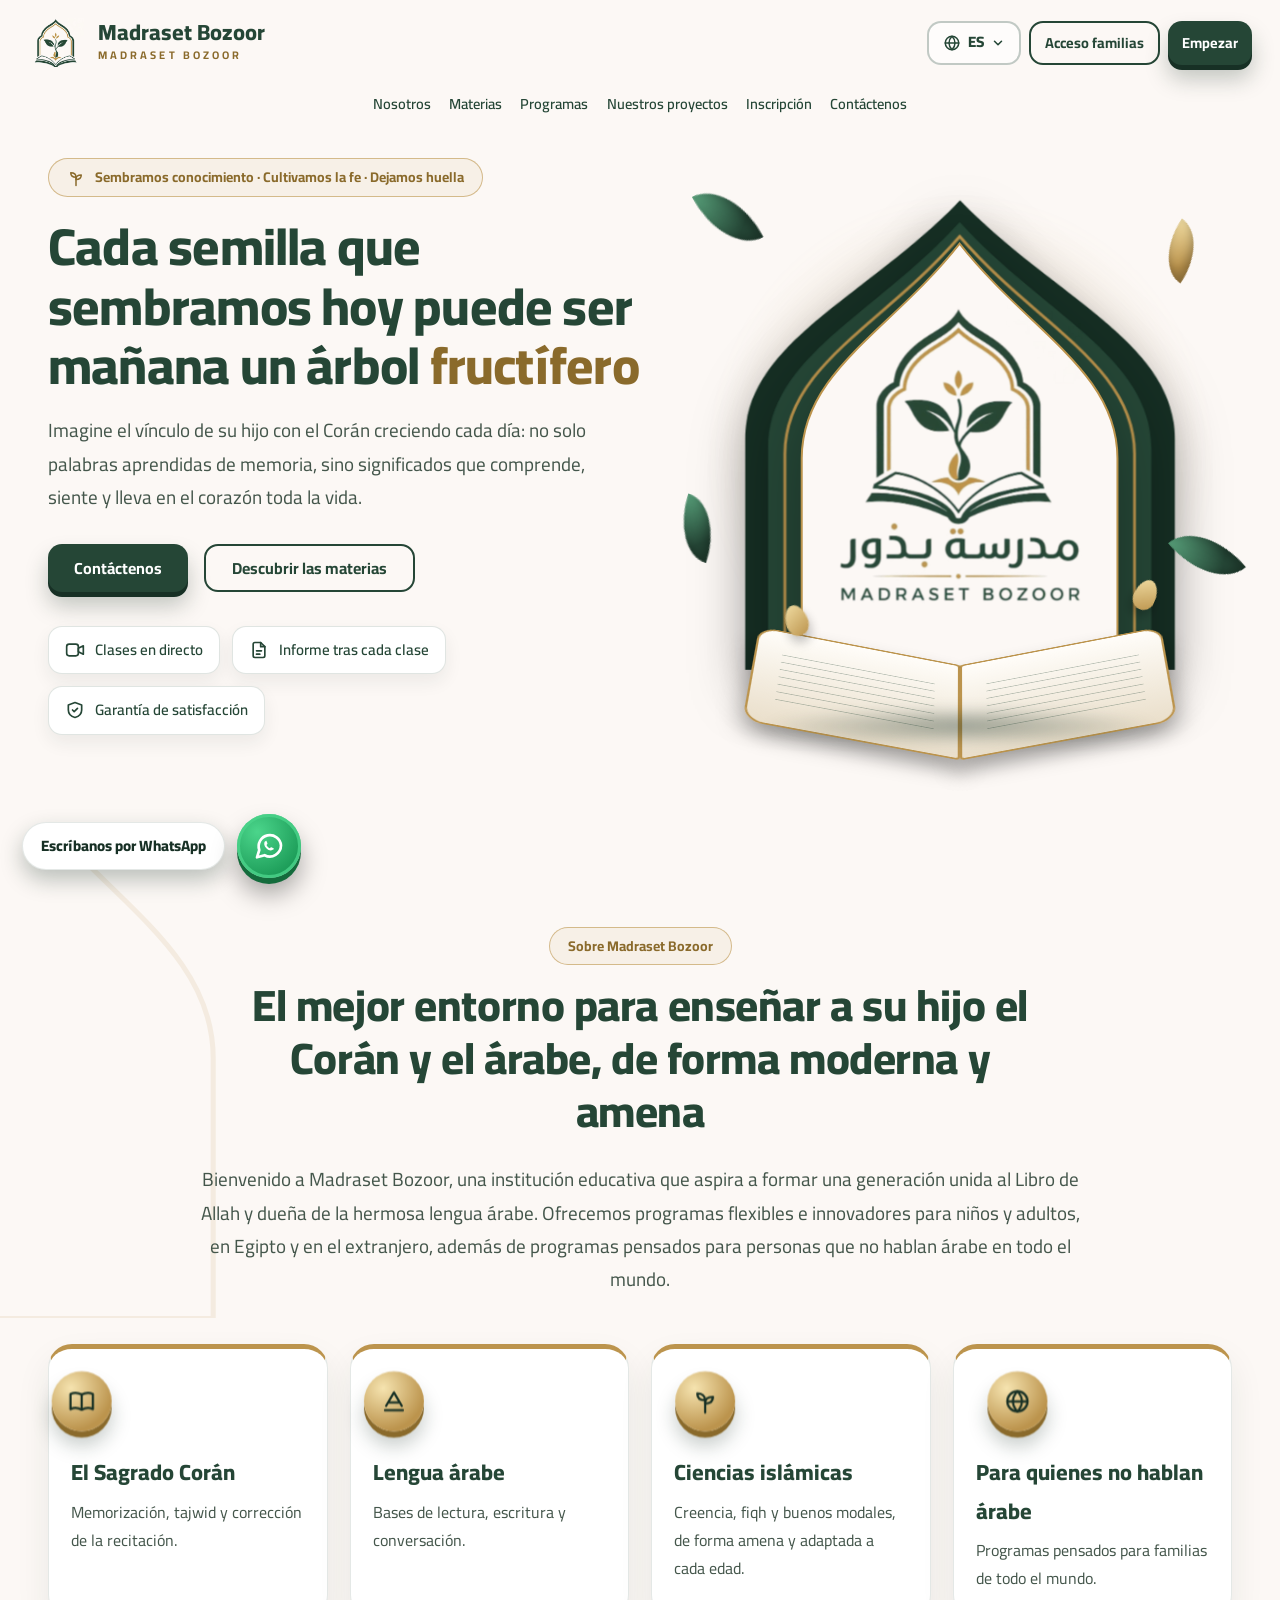
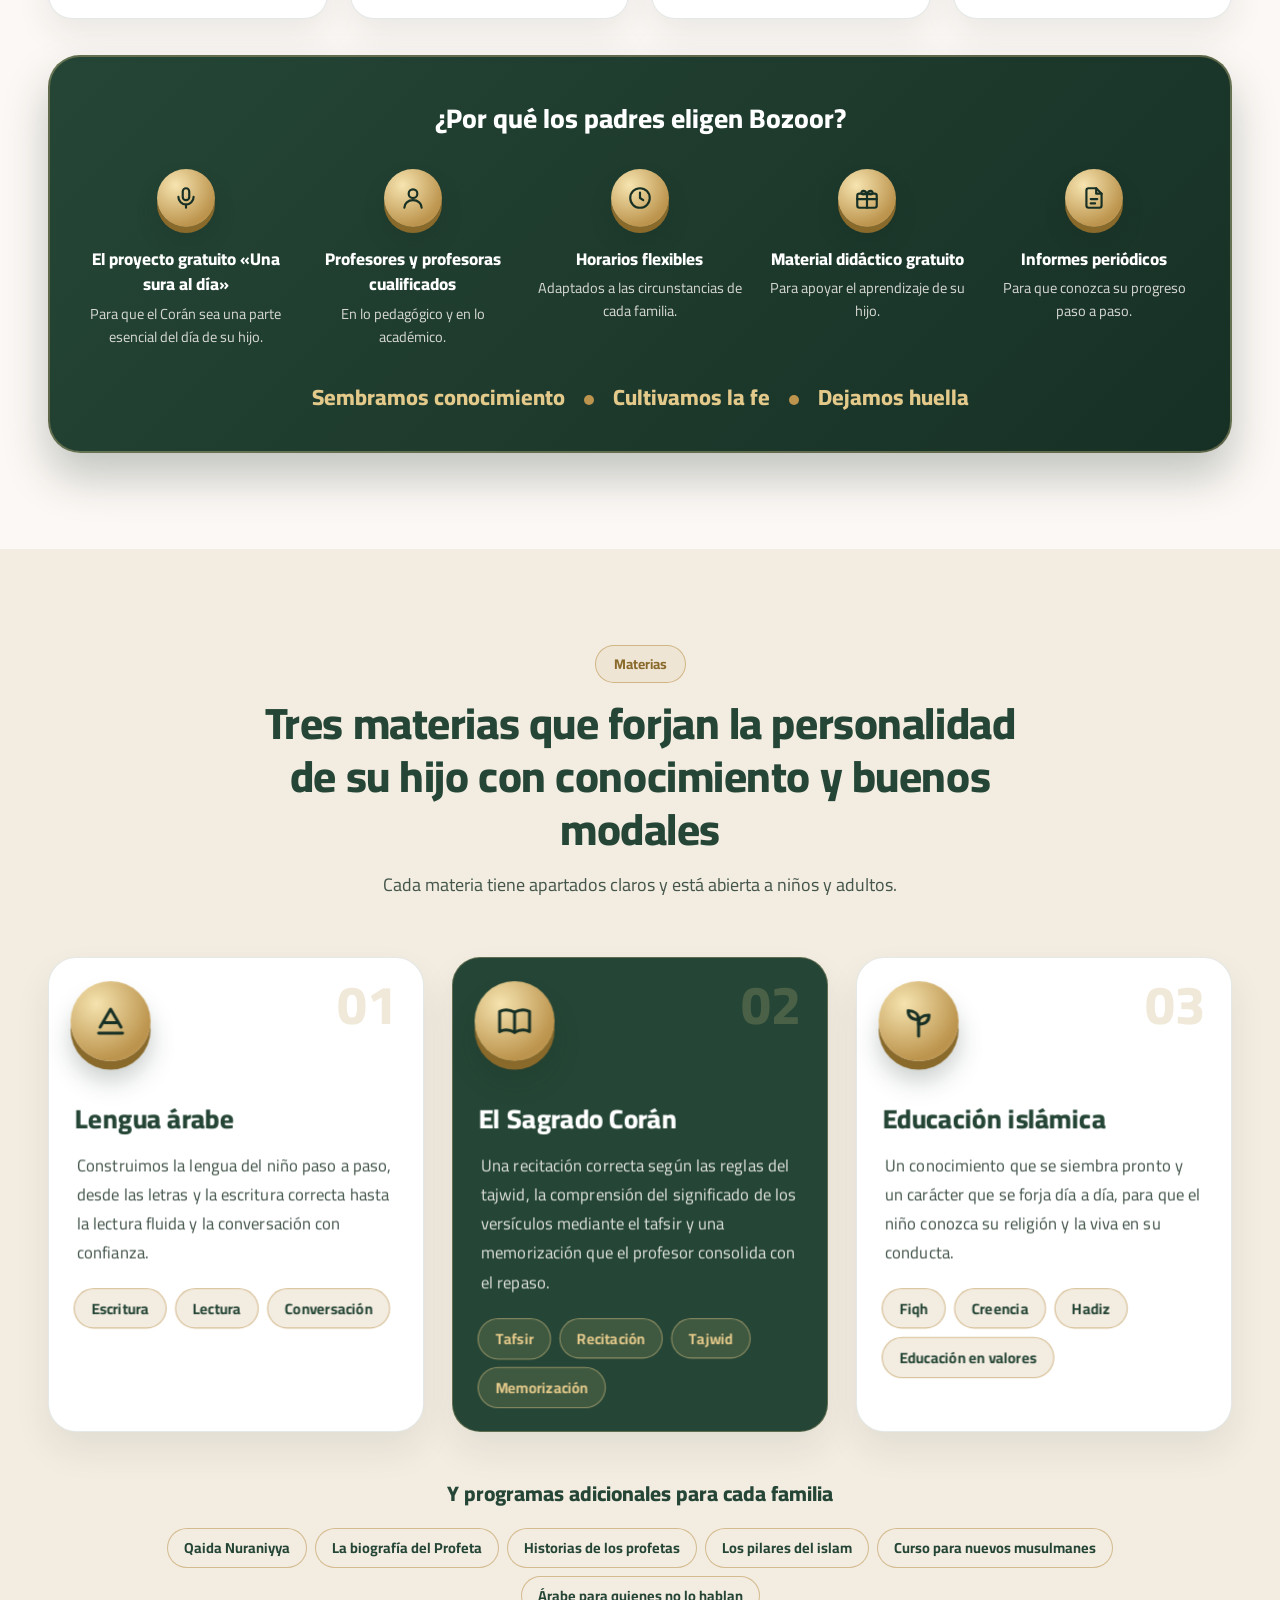
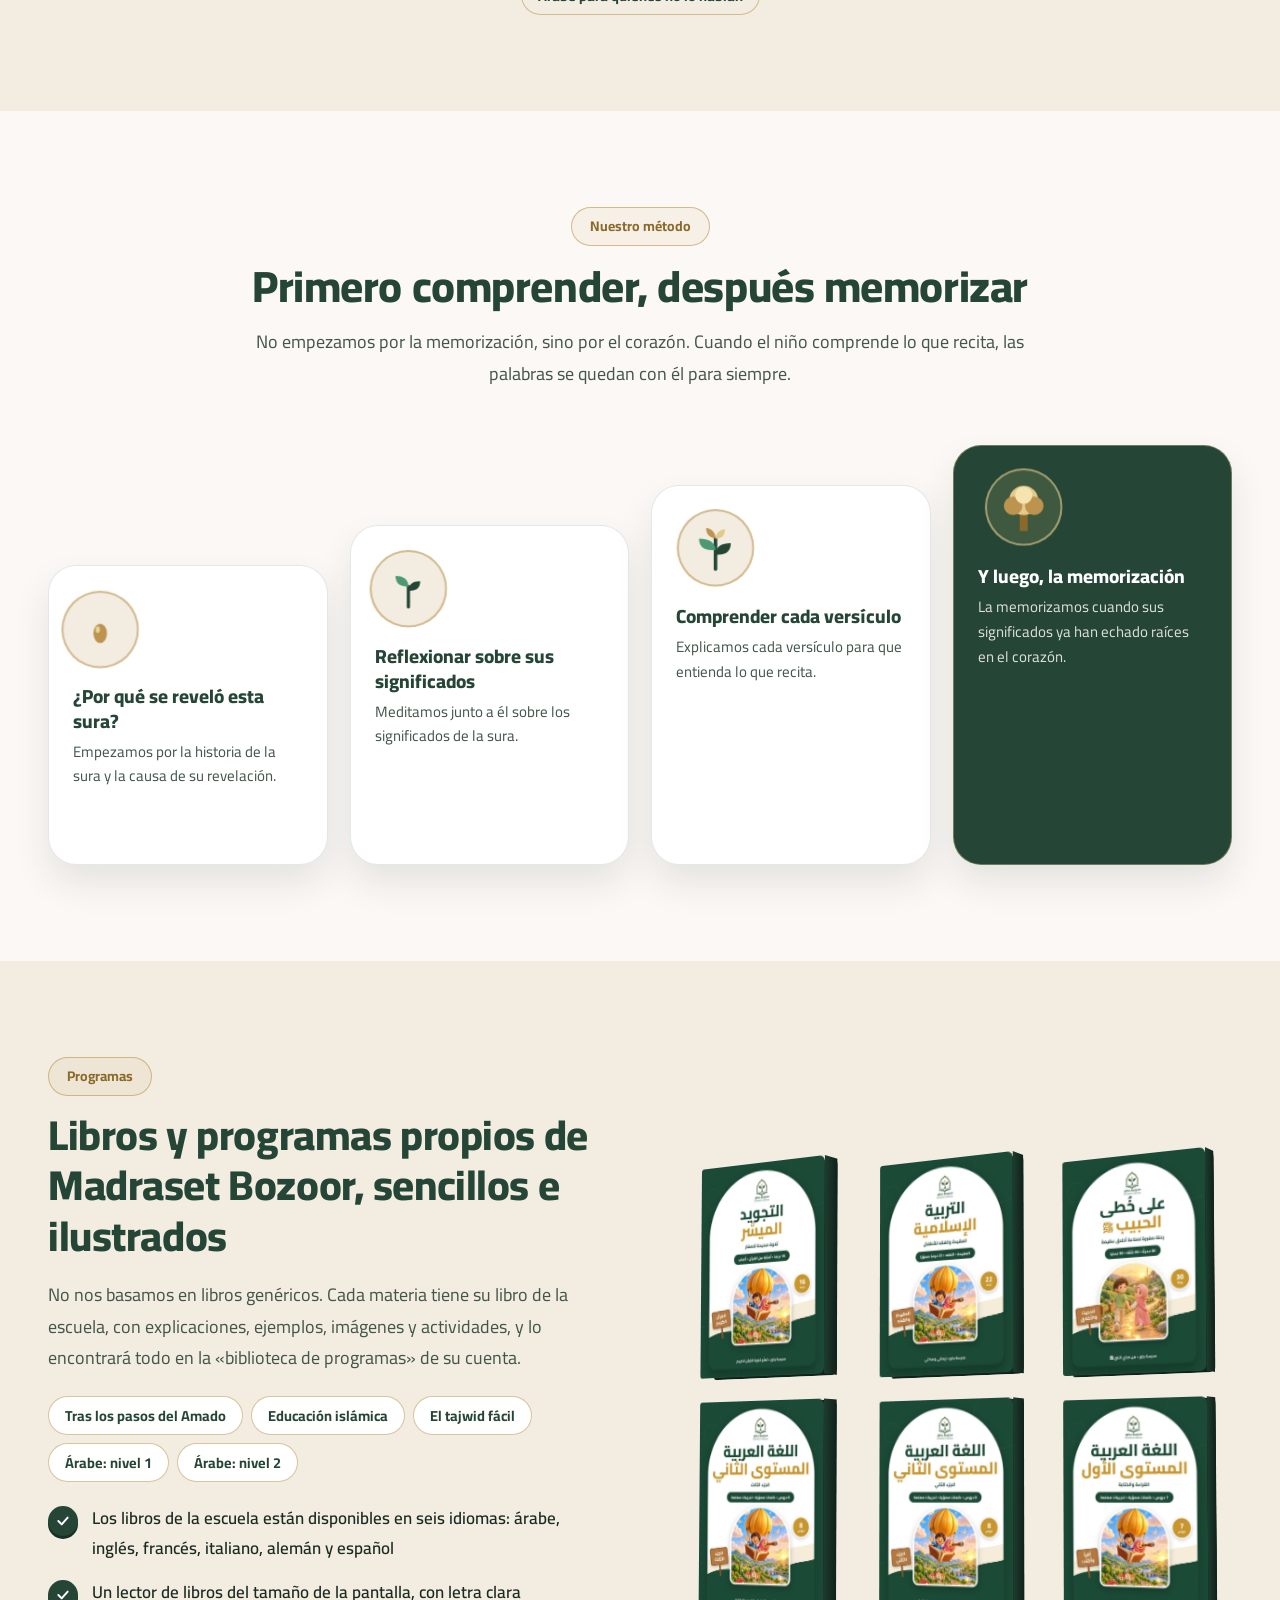
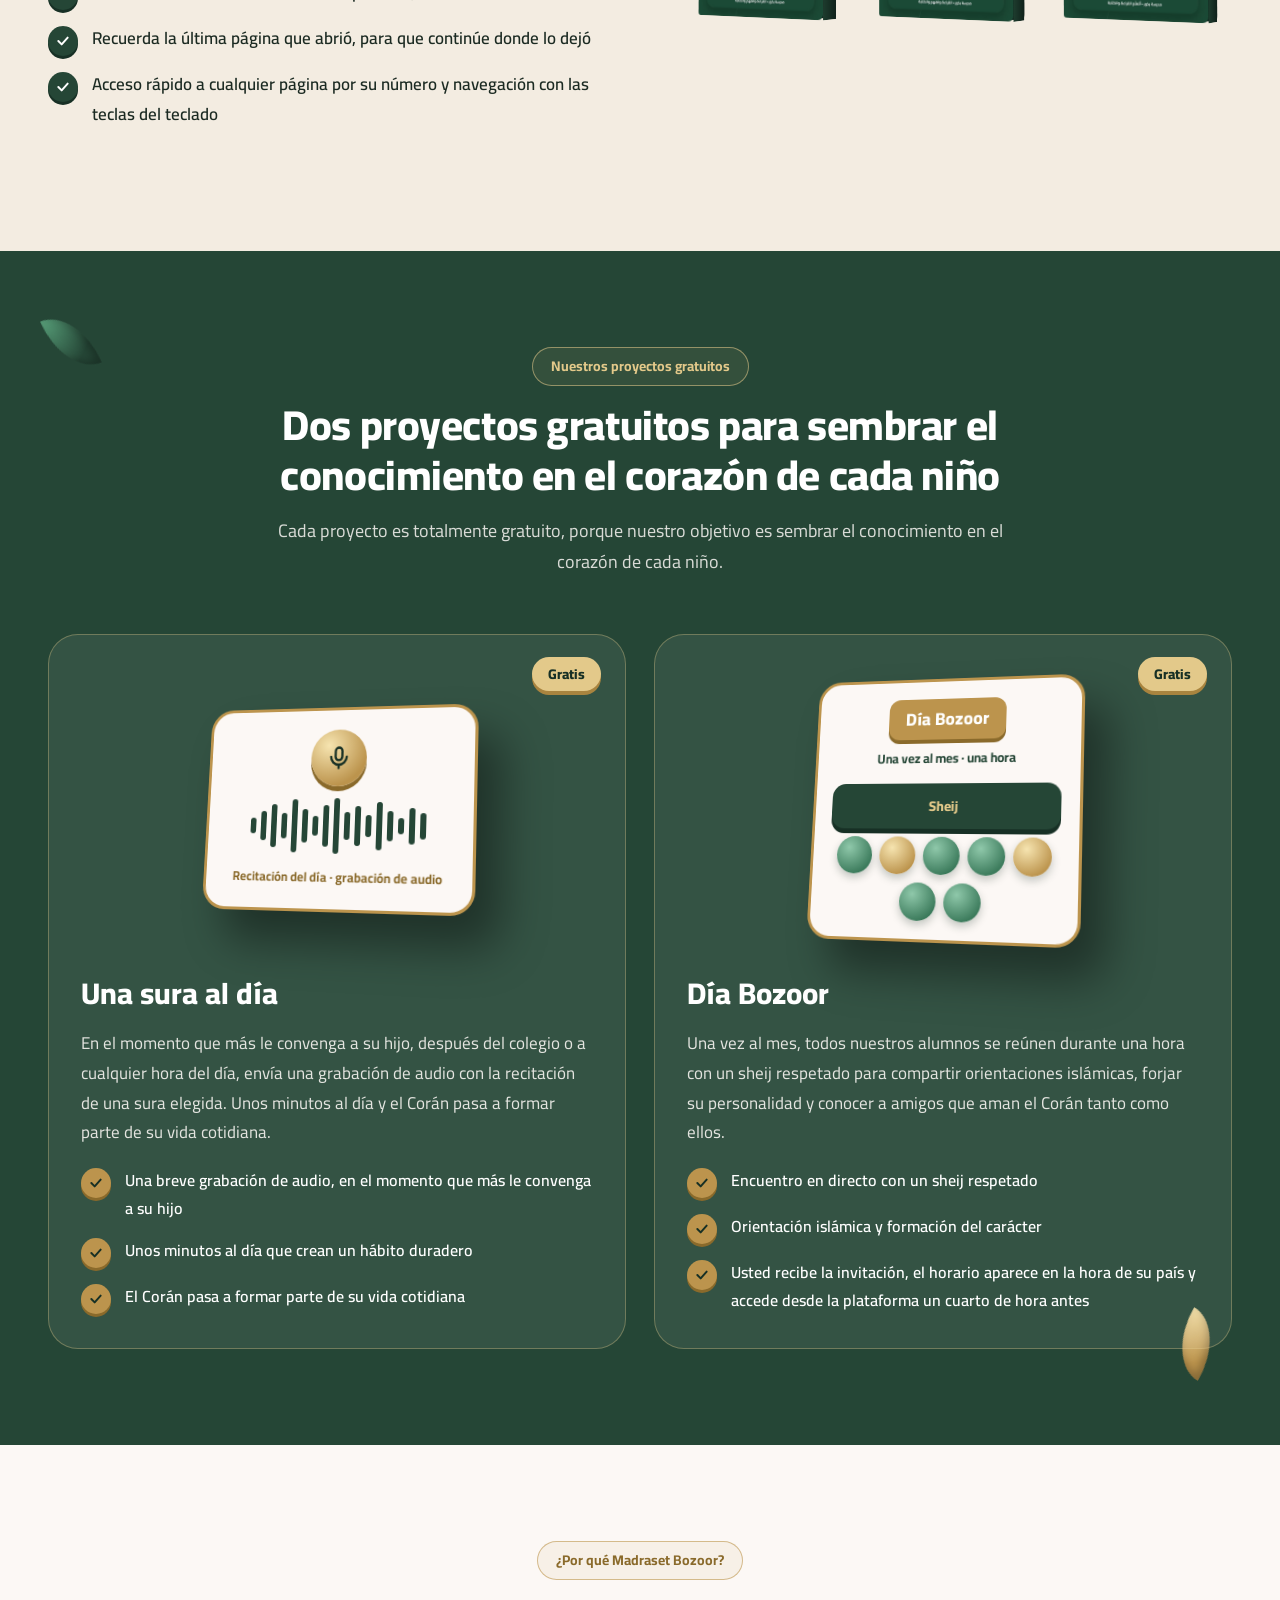
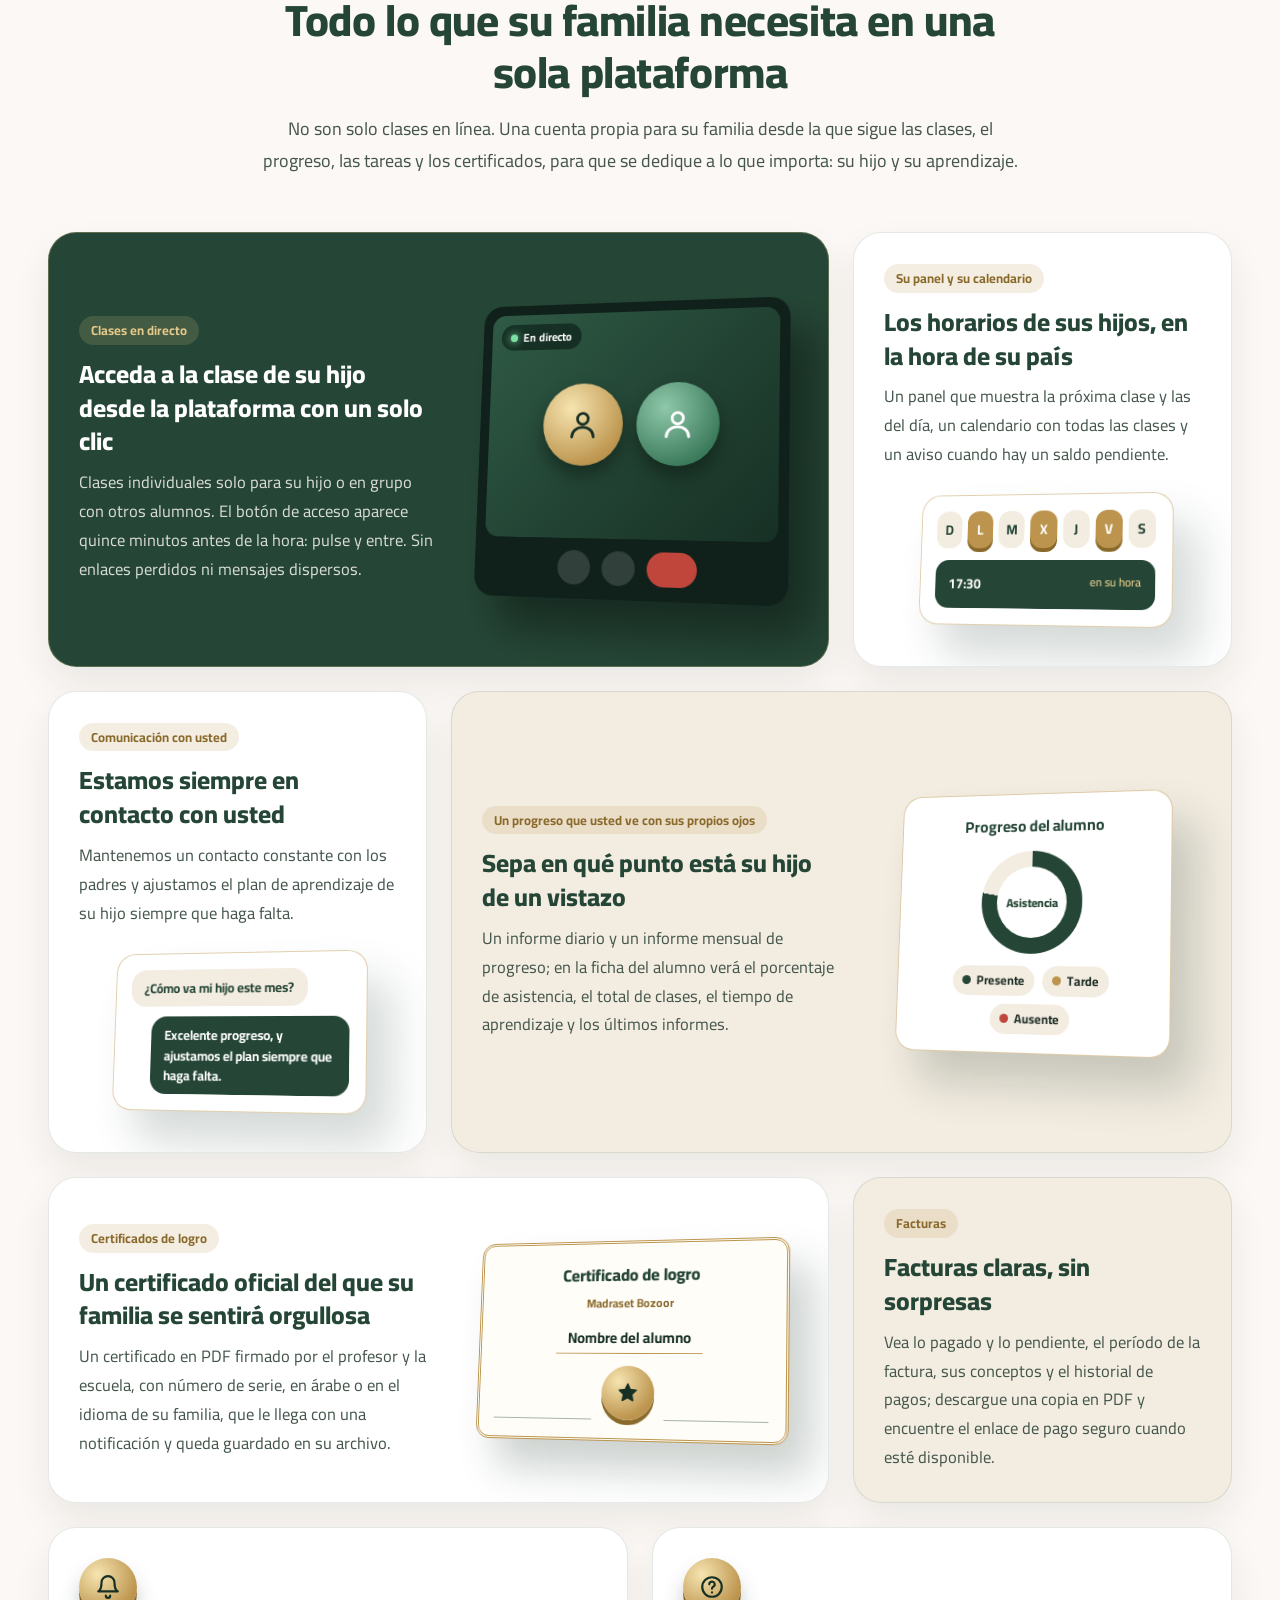
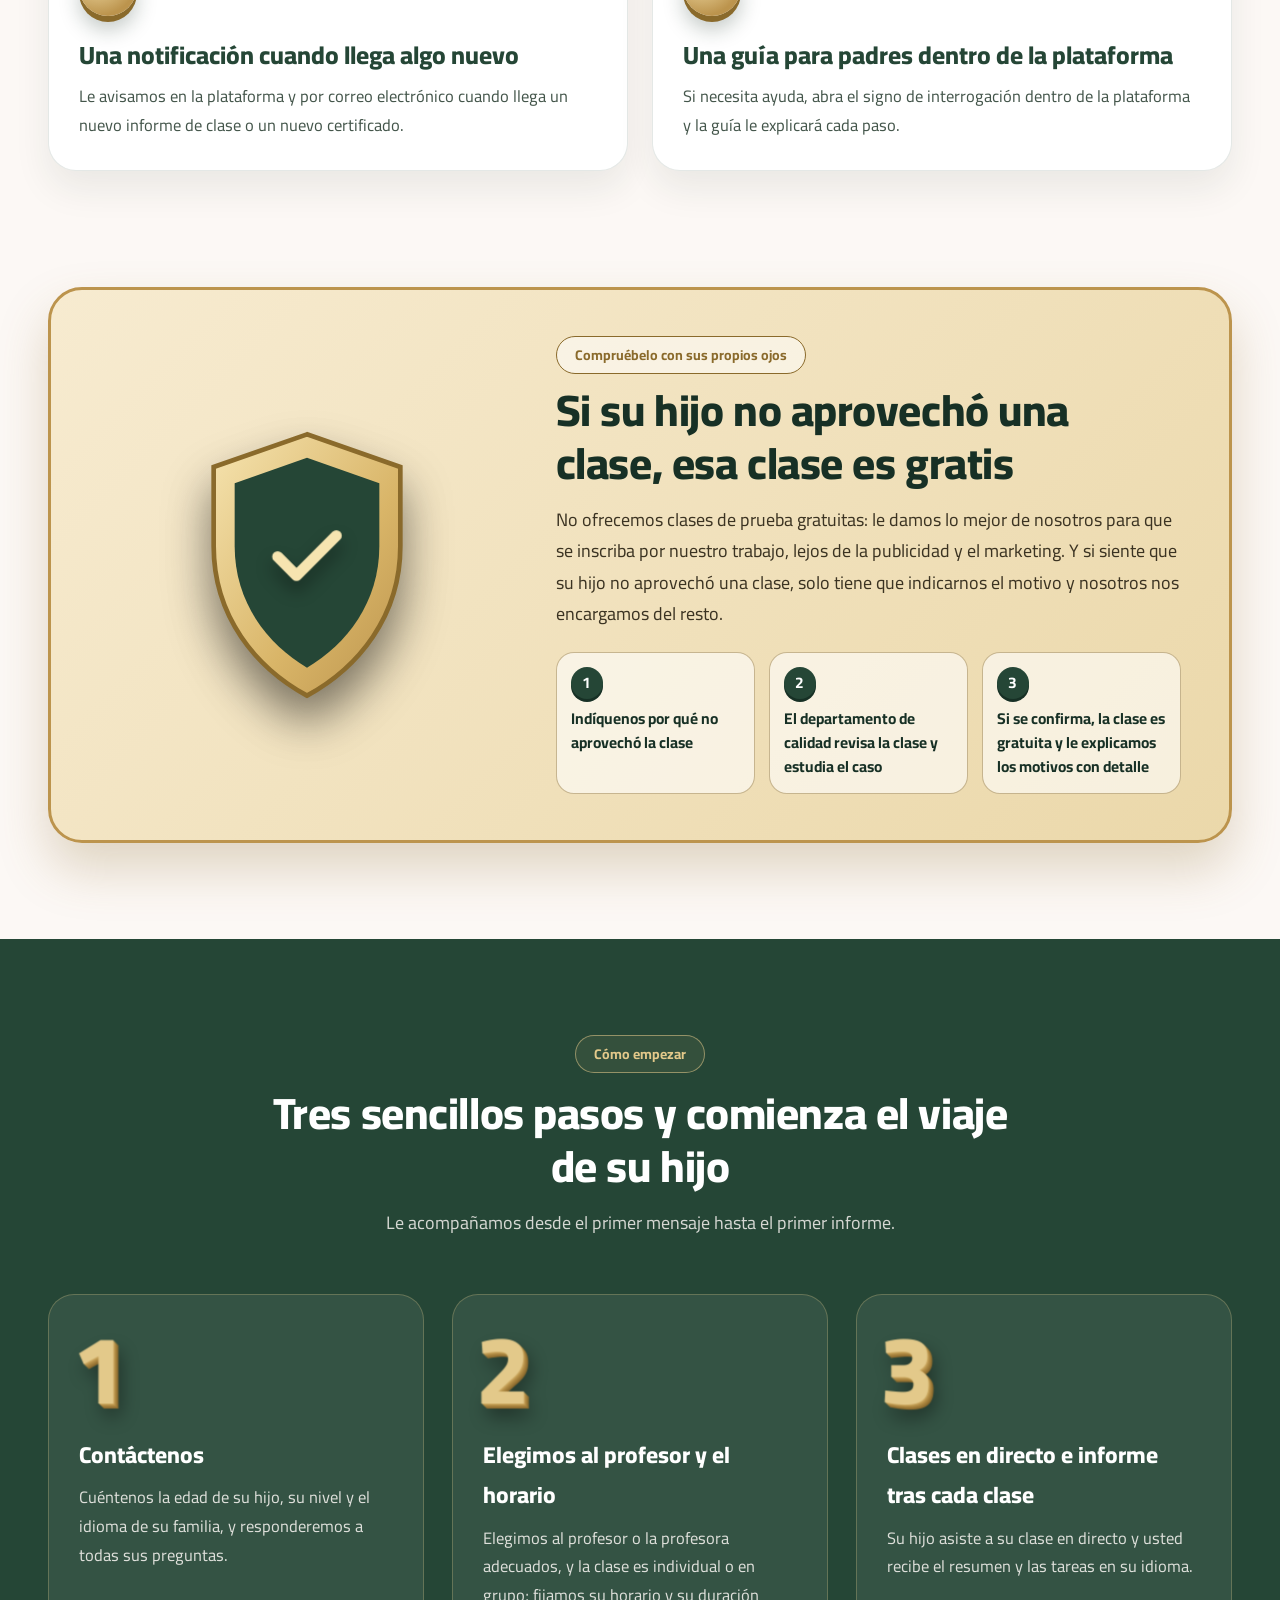
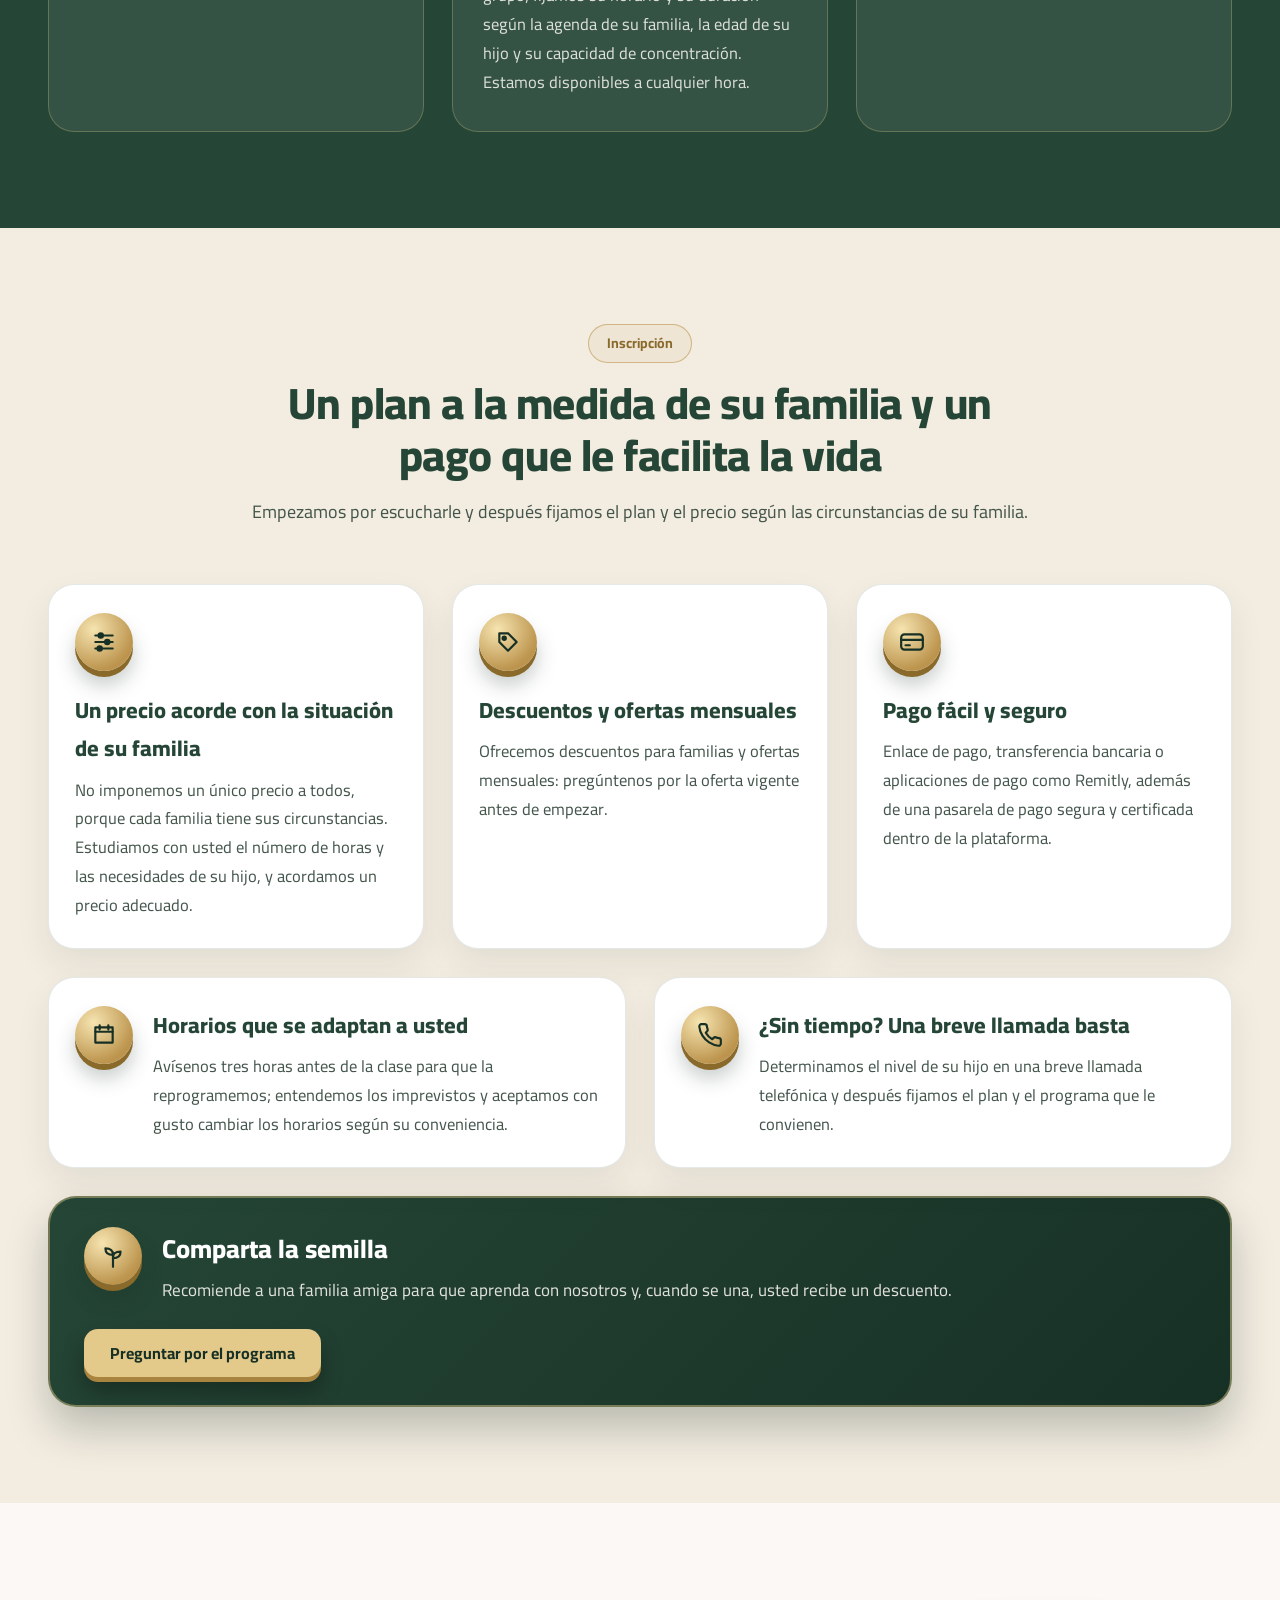
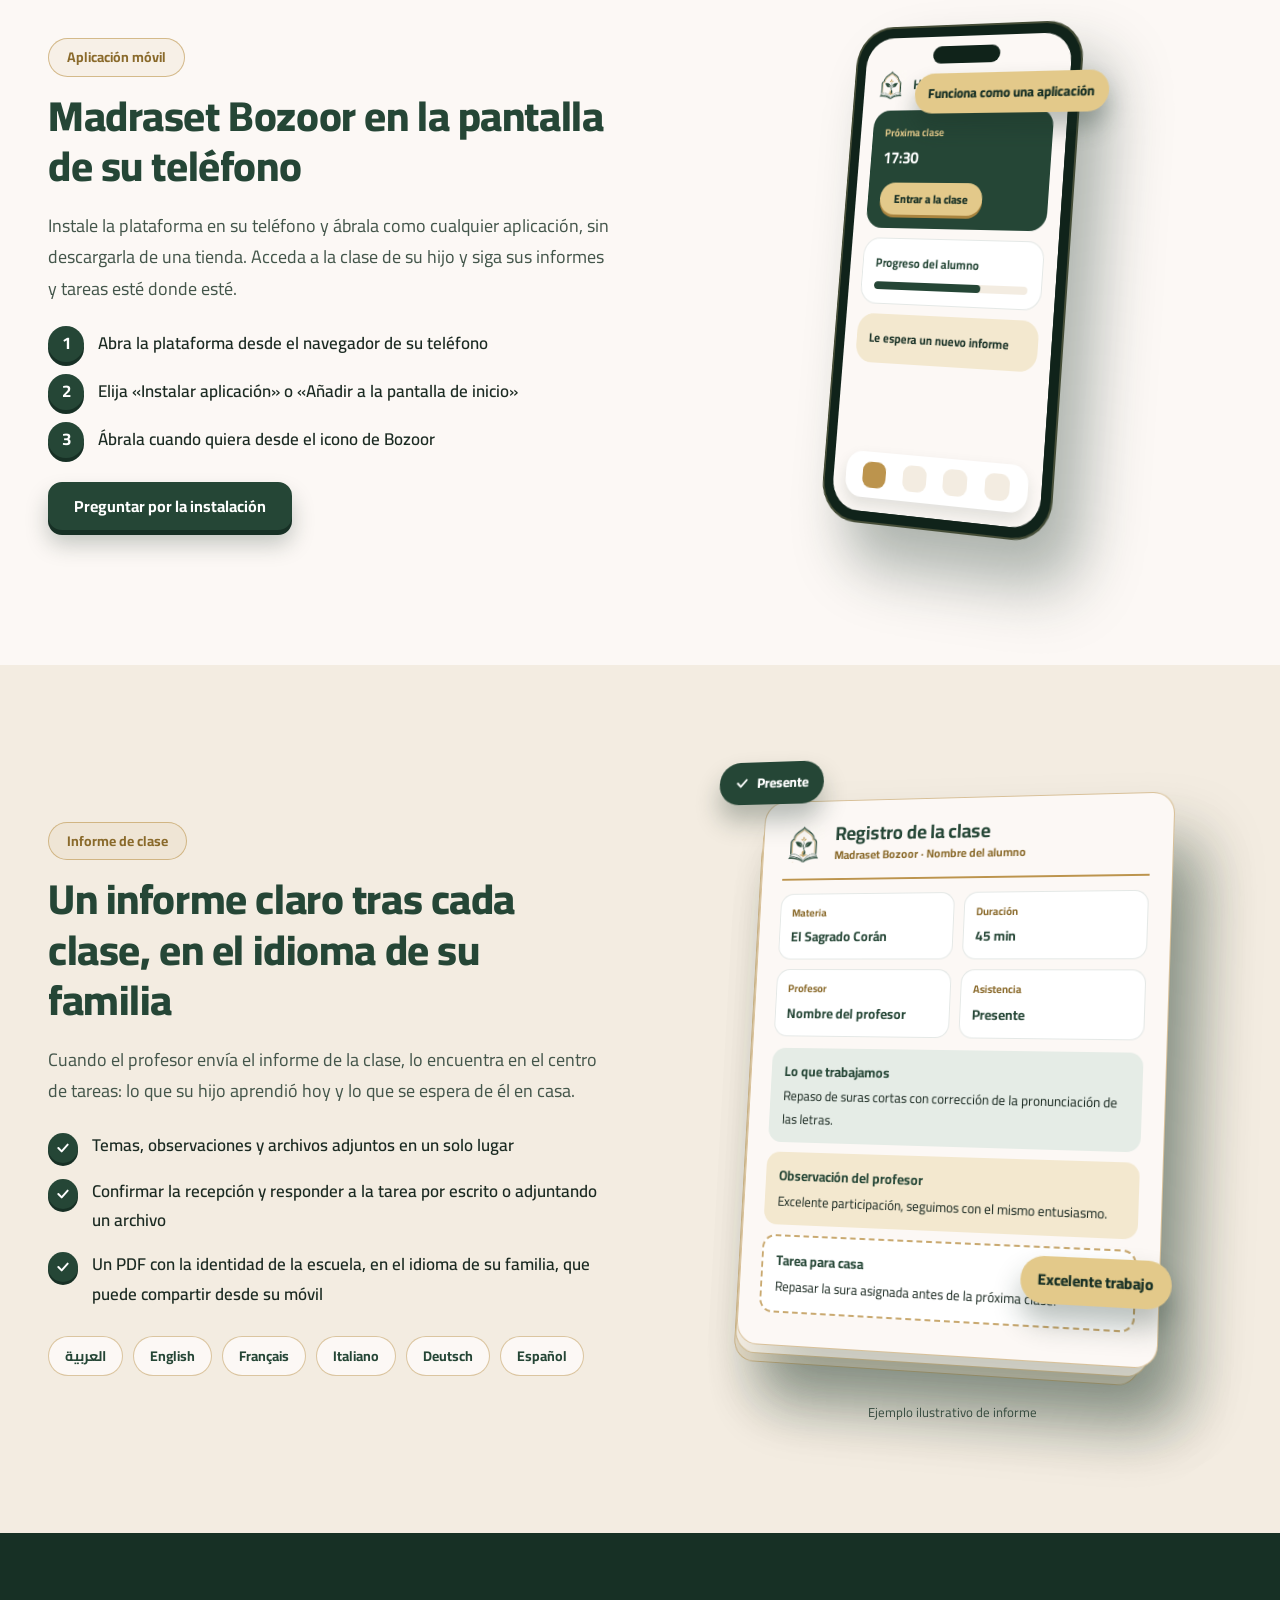
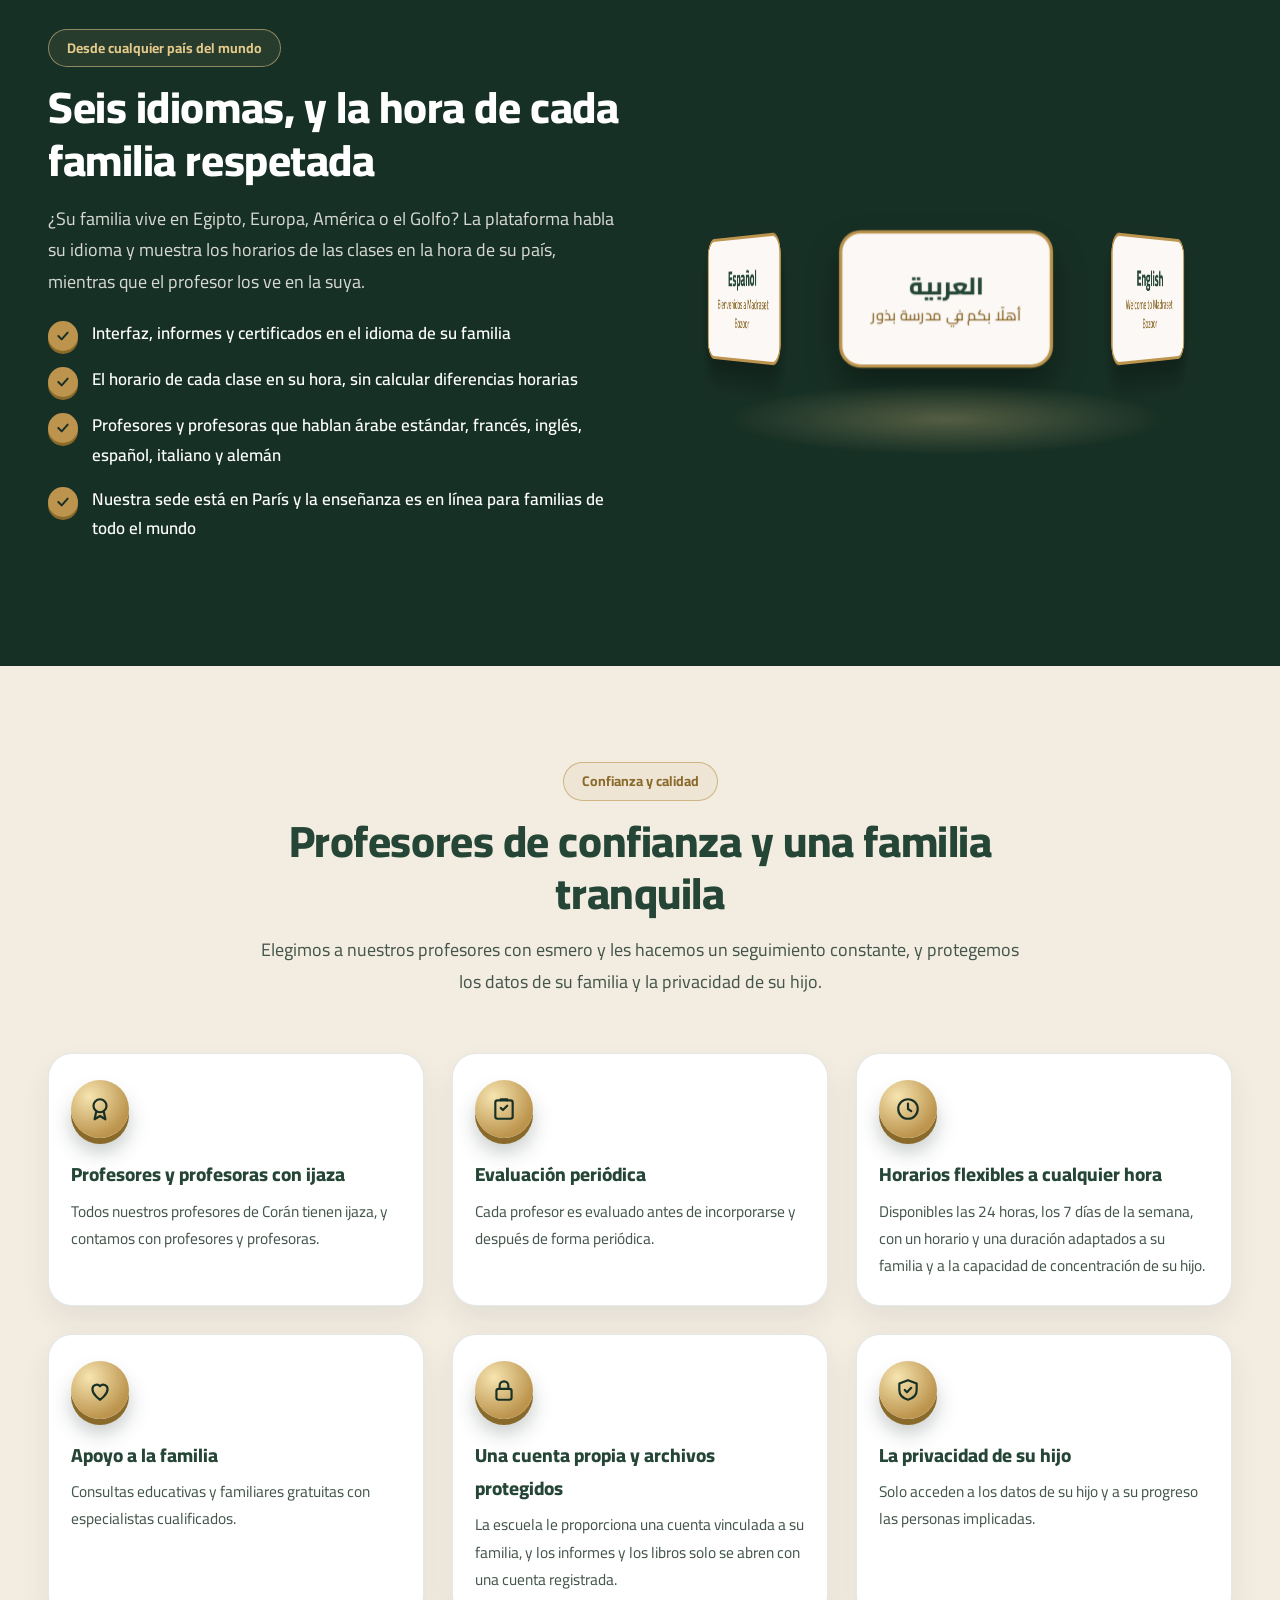
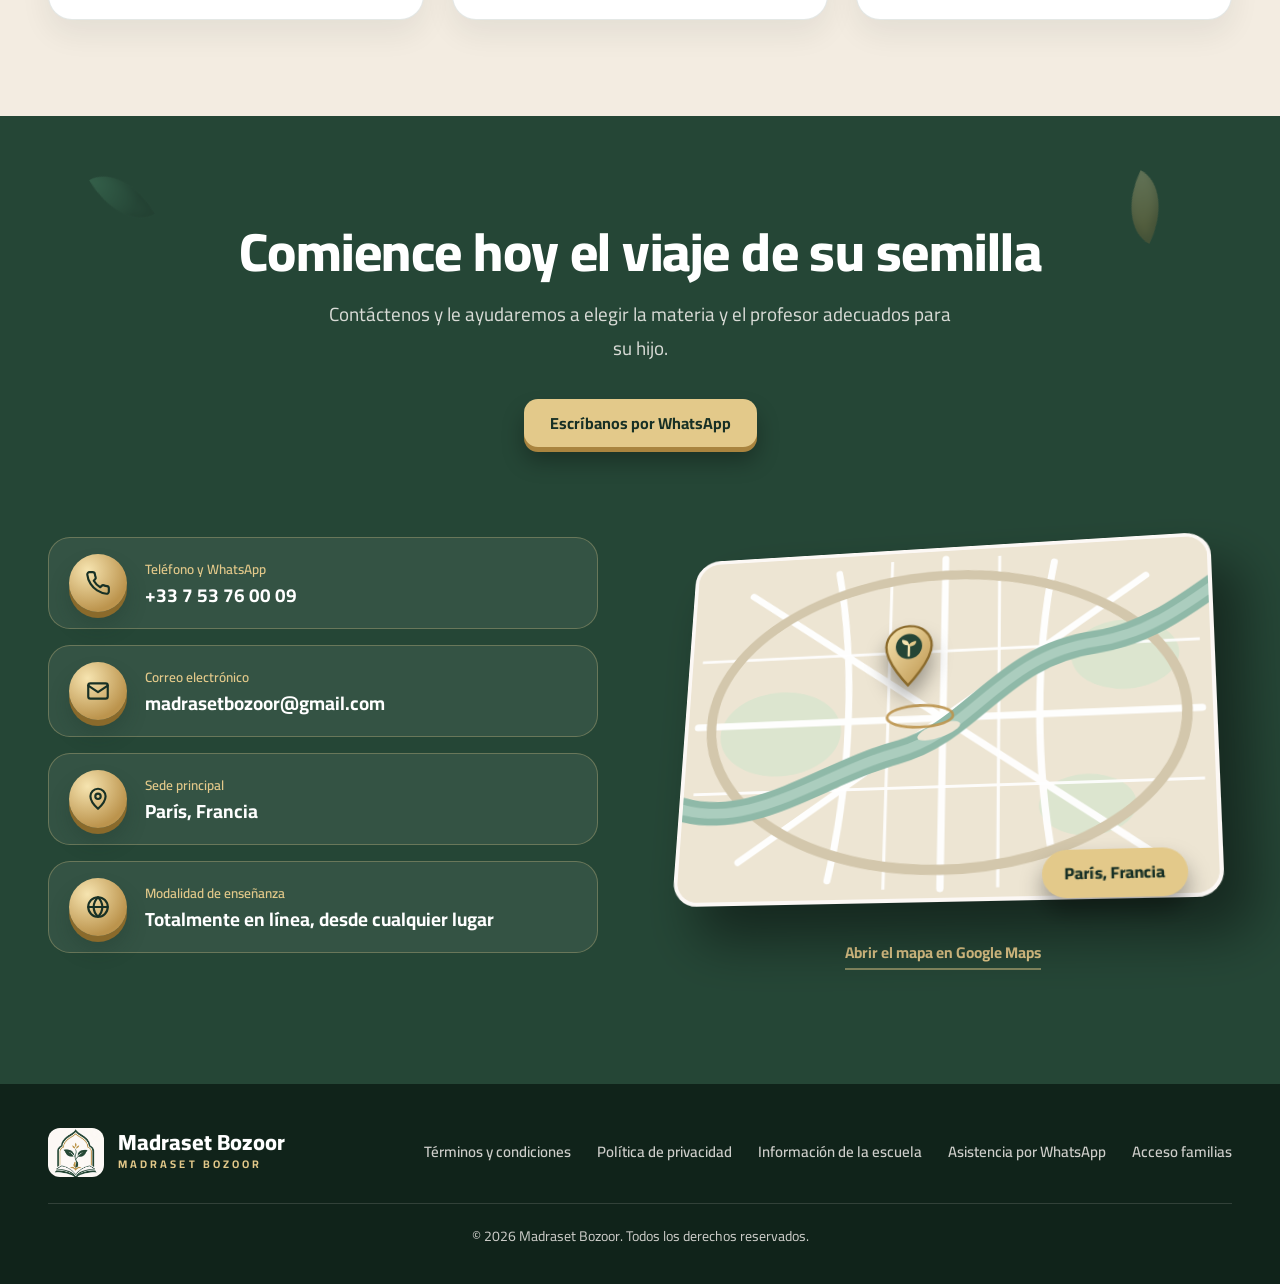
<file: landing/index.es.html>
<!DOCTYPE html>

<html dir="ltr" lang="es">
<head>
<meta charset="utf-8"/>
<meta content="width=device-width,initial-scale=1,viewport-fit=cover" name="viewport"/>
<title>Madraset Bozoor | Aprender Corán y árabe en línea para niños</title>
<meta content="Clases en directo de Corán, tajwid, árabe y educación islámica para niños y adultos. Profesores con ijaza, informe tras cada clase y garantía de satisfacción." name="description"/>
<meta content="#254636" name="theme-color"/>
<link href="https://fonts.googleapis.com" rel="preconnect"/>
<link crossorigin="" href="https://fonts.gstatic.com" rel="preconnect"/>
<link href="https://fonts.googleapis.com/css2?family=Cairo:wght@400;600;700;800&amp;display=swap" rel="stylesheet"/>
<link href="/landing/landing.css" rel="stylesheet"/>
</head>
<body>
<script data-refresh-cookie="false">
(() => {
  const hasRefreshCookie = document.currentScript?.dataset.refreshCookie === "true";
  const isStandalone =
    window.matchMedia?.("(display-mode: standalone)").matches ||
    window.navigator.standalone === true;
  const appModeRequested = new URLSearchParams(window.location.search).has("app");
  if (!appModeRequested && (hasRefreshCookie || isStandalone)) {
    window.location.replace("/?app=1" + window.location.hash);
  }
})();
</script>

<div class="page" dir="ltr">
<header class="wrap">
<div class="nav">
<a aria-label="Madraset Bozoor — Inicio" class="brand" href="#top">
<span aria-label="Logotipo de Madraset Bozoor" class="emblem" role="img"></span>
<span><b>Madraset Bozoor</b><small>MADRASET BOZOOR</small></span>
</a>
<nav aria-label="Navegación principal" class="navlinks">
<a href="#about">Nosotros</a>
<a href="#subjects">Materias</a>
<a href="#curricula">Programas</a>
<a href="#projects">Nuestros proyectos</a>
<a href="#plans">Inscripción</a>
<a href="#contact">Contáctenos</a>
</nav>
<div class="navbtns"><details class="langsw"><summary aria-label="Idioma"><svg width="18" height="18" viewBox="0 0 24 24" fill="none" stroke="currentColor" stroke-width="2" stroke-linecap="round" stroke-linejoin="round" aria-hidden="true"><circle cx="12" cy="12" r="9"/><path d="M3 12h18"/><path d="M12 3c2.7 2.7 4 5.7 4 9s-1.3 6.3-4 9c-2.7-2.7-4-5.7-4-9s1.3-6.3 4-9z"/></svg><span class="code">ES</span><svg class="chev" width="14" height="14" viewBox="0 0 24 24" fill="none" stroke="currentColor" stroke-width="2.6" stroke-linecap="round" stroke-linejoin="round" aria-hidden="true"><path d="m6 9 6 6 6-6"/></svg></summary><ul><li><a href="/?lang=ar" hreflang="ar" lang="ar" data-lang="ar">العربية</a></li><li><a href="/?lang=en" hreflang="en" lang="en" data-lang="en">English</a></li><li><a href="/?lang=fr" hreflang="fr" lang="fr" data-lang="fr">Français</a></li><li><a href="/?lang=it" hreflang="it" lang="it" data-lang="it">Italiano</a></li><li><a href="/?lang=de" hreflang="de" lang="de" data-lang="de">Deutsch</a></li><li><a href="/?lang=es" hreflang="es" lang="es" data-lang="es" aria-current="true">Español</a></li></ul></details>
<a class="btn btn-ghost" href="/login">Acceso familias</a>
<a class="btn btn-primary" href="#contact">Empezar</a>
</div>
</div>
</header>
<main id="top">
<section class="hero">
<div class="wrap hero-grid">
<div>
<span class="eyebrow">
<svg aria-hidden="true" fill="none" height="18" stroke="#8A6A2B" stroke-linecap="round" stroke-linejoin="round" stroke-width="2" viewbox="0 0 24 24" width="18"><path d="M12 22V11"></path><path d="M12 11C12 7 9 5 5 5c0 4 2 6 7 6z"></path><path d="M12 13c0-3 2.5-5 7-5 0 4-2.5 6-7 6z"></path></svg>
Sembramos conocimiento · Cultivamos la fe · Dejamos huella
</span>
<h1>Cada semilla que sembramos hoy puede ser mañana un árbol <em>fructífero</em></h1>
<p class="lead">Imagine el vínculo de su hijo con el Corán creciendo cada día: no solo palabras aprendidas de memoria, sino significados que comprende, siente y lleva en el corazón toda la vida.</p>
<div class="cta-row">
<a class="btn btn-primary" href="#contact">Contáctenos</a>
<a class="btn btn-ghost" href="#subjects">Descubrir las materias</a>
</div>
<div class="chips">
<span class="chip">
<svg aria-hidden="true" fill="none" height="20" stroke="#254636" stroke-linecap="round" stroke-linejoin="round" stroke-width="2" viewbox="0 0 24 24" width="20"><rect height="14" rx="3" width="14" x="2" y="5"></rect><path d="m16 10 6-3v10l-6-3z"></path></svg>
Clases en directo
</span>
<span class="chip">
<svg aria-hidden="true" fill="none" height="20" stroke="#254636" stroke-linecap="round" stroke-linejoin="round" stroke-width="2" viewbox="0 0 24 24" width="20"><path d="M14 3H7a2 2 0 0 0-2 2v14a2 2 0 0 0 2 2h10a2 2 0 0 0 2-2V8z"></path><path d="M14 3v5h5"></path><path d="M9 13h6M9 17h4"></path></svg>
Informe tras cada clase
</span>
<span class="chip">
<svg aria-hidden="true" fill="none" height="20" stroke="#254636" stroke-linecap="round" stroke-linejoin="round" stroke-width="2" viewbox="0 0 24 24" width="20"><path d="M12 3 4 6v6c0 4.5 3.4 7.700 8 9 4.600-1.300 8-4.500 8-9V6z"></path><path d="m9 12 2 2 4-4"></path></svg>
Garantía de satisfacción
</span>
</div>
</div>
<div aria-label="Logotipo de Madraset Bozoor dentro de arcos en 3D y un libro abierto" class="scene" dir="ltr" role="img">
<div class="glow"></div>
<div class="stage">
<svg aria-hidden="true" class="layer l0" preserveaspectratio="none" viewbox="0 0 100 128"><path d="M4 128V66C4 40 30 28 50 2c20 26 46 38 46 64v62z" fill="#173025"></path></svg>
<svg aria-hidden="true" class="layer l1" preserveaspectratio="none" viewbox="0 0 100 128"><path d="M4 128V66C4 40 30 28 50 2c20 26 46 38 46 64v62z" fill="#254636"></path></svg>
<svg aria-hidden="true" class="layer l2" preserveaspectratio="none" viewbox="0 0 100 128"><path d="M4 128V66C4 40 30 28 50 2c20 26 46 38 46 64v62z" fill="none" stroke="#BC944D" stroke-width="3" vector-effect="non-scaling-stroke"></path></svg>
<svg aria-hidden="true" class="layer l3" preserveaspectratio="none" viewbox="0 0 100 128"><path d="M4 128V66C4 40 30 28 50 2c20 26 46 38 46 64v62z" fill="#FCF8F5" stroke="#BC944D" stroke-width="2" vector-effect="non-scaling-stroke"></path></svg>
<img alt="Logotipo de Madraset Bozoor" class="logo3d" src="/landing/img/logo-alpha.webp"/>
<span class="leaf" style="--z:150px;--r:-28deg;left:6%;top:8%"></span>
<span class="leaf gold" style="--z:130px;--r:34deg;right:8%;top:14%;width:32px;height:50px;animation-delay:-2s"></span>
<span class="leaf" style="--z:170px;--r:18deg;left:2%;top:58%;width:34px;height:54px;animation-delay:-4s"></span>
<span class="leaf" style="--z:140px;--r:-40deg;right:3%;top:62%;animation-delay:-1s"></span>
<span class="seed" style="--z:160px;--r:-18deg;left:20%;bottom:20%;animation-delay:-3s"></span>
<span class="seed" style="--z:150px;--r:24deg;right:16%;bottom:24%;animation-delay:-1.5s"></span>
<div aria-hidden="true" class="book"><div class="pg a"></div><div class="pg b"></div></div>
</div>
<div class="floor"></div>
</div>
</div>
</section>
<section class="sec about" id="about">
<svg aria-hidden="true" class="about-arch" viewbox="0 0 100 128"><path d="M4 128V66C4 40 30 28 50 2c20 26 46 38 46 64v62z" fill="none" stroke="#BC944D" stroke-width="1.200"></path></svg>
<div class="wrap">
<div class="sec-head">
<span class="eyebrow">Sobre Madraset Bozoor</span>
<h2>El mejor entorno para enseñar a su hijo el Corán y el árabe, de forma moderna y amena</h2>
</div>
<p class="about-lead">Bienvenido a Madraset Bozoor, una institución educativa que aspira a formar una generación unida al Libro de Allah y dueña de la hermosa lengua árabe. Ofrecemos programas flexibles e innovadores para niños y adultos, en Egipto y en el extranjero, además de programas pensados para personas que no hablan árabe en todo el mundo.</p>
<div class="paths">
<article class="pth"><div aria-hidden="true" class="coin sm"><svg fill="none" height="26" stroke="#173025" stroke-linecap="round" stroke-linejoin="round" stroke-width="2" viewbox="0 0 24 24" width="26"><path d="M2 5.500C5 4 8.500 4 12 6c3.500-2 7-2 10-.5V19c-3-1.500-6.500-1.500-10 .5-3.500-2-7-2-10-.5z"></path><path d="M12 6v13.500"></path></svg></div><h3>El Sagrado Corán</h3><p>Memorización, tajwid y corrección de la recitación.</p></article>
<article class="pth"><div aria-hidden="true" class="coin sm"><svg fill="none" height="26" stroke="#173025" stroke-linecap="round" stroke-linejoin="round" stroke-width="2" viewbox="0 0 24 24" width="26"><path d="M4 20h16"></path><path d="m5 16 7-12 7 12"></path><path d="M8 13h8"></path></svg></div><h3>Lengua árabe</h3><p>Bases de lectura, escritura y conversación.</p></article>
<article class="pth"><div aria-hidden="true" class="coin sm"><svg fill="none" height="26" stroke="#173025" stroke-linecap="round" stroke-linejoin="round" stroke-width="2" viewbox="0 0 24 24" width="26"><path d="M12 22V11"></path><path d="M12 11C12 7 9 5 5 5c0 4 2 6 7 6z"></path><path d="M12 13c0-3 2.500-5 7-5 0 4-2.500 6-7 6z"></path></svg></div><h3>Ciencias islámicas</h3><p>Creencia, fiqh y buenos modales, de forma amena y adaptada a cada edad.</p></article>
<article class="pth"><div aria-hidden="true" class="coin sm"><svg fill="none" height="26" stroke="#173025" stroke-linecap="round" stroke-linejoin="round" stroke-width="2" viewbox="0 0 24 24" width="26"><circle cx="12" cy="12" r="9"></circle><path d="M3 12h18"></path><path d="M12 3c2.700 2.700 4 5.700 4 9s-1.300 6.300-4 9c-2.700-2.700-4-5.700-4-9s1.300-6.300 4-9z"></path></svg></div><h3>Para quienes no hablan árabe</h3><p>Programas pensados para familias de todo el mundo.</p></article>
</div>
<div class="whyband">
<h3>¿Por qué los padres eligen Bozoor?</h3>
<div class="why5">
<div class="wy"><div aria-hidden="true" class="coin sm"><svg fill="none" height="26" stroke="#173025" stroke-linecap="round" stroke-linejoin="round" stroke-width="2" viewbox="0 0 24 24" width="26"><rect height="11" rx="3" width="6" x="9" y="3"></rect><path d="M5 11a7 7 0 0 0 14 0"></path><path d="M12 18v3"></path></svg></div><b>El proyecto gratuito «Una sura al día»</b><span>Para que el Corán sea una parte esencial del día de su hijo.</span></div>
<div class="wy"><div aria-hidden="true" class="coin sm"><svg fill="none" height="26" stroke="#173025" stroke-linecap="round" stroke-linejoin="round" stroke-width="2" viewbox="0 0 24 24" width="26"><circle cx="12" cy="8" r="4"></circle><path d="M4 21c0-4 3.500-7 8-7s8 3 8 7"></path></svg></div><b>Profesores y profesoras cualificados</b><span>En lo pedagógico y en lo académico.</span></div>
<div class="wy"><div aria-hidden="true" class="coin sm"><svg fill="none" height="26" stroke="#173025" stroke-linecap="round" stroke-linejoin="round" stroke-width="2" viewbox="0 0 24 24" width="26"><circle cx="12" cy="12" r="9"></circle><path d="M12 7v5l3 2"></path></svg></div><b>Horarios flexibles</b><span>Adaptados a las circunstancias de cada familia.</span></div>
<div class="wy"><div aria-hidden="true" class="coin sm"><svg fill="none" height="26" stroke="#173025" stroke-linecap="round" stroke-linejoin="round" stroke-width="2" viewbox="0 0 24 24" width="26"><rect height="13" rx="2" width="18" x="3" y="8"></rect><path d="M12 8v13"></path><path d="M3 13h18"></path><path d="M12 8c-2-4-6-3-5 0 .5 1.500 5 0 5 0zM12 8c2-4 6-3 5 0-.5 1.500-5 0-5 0z"></path></svg></div><b>Material didáctico gratuito</b><span>Para apoyar el aprendizaje de su hijo.</span></div>
<div class="wy"><div aria-hidden="true" class="coin sm"><svg fill="none" height="26" stroke="#173025" stroke-linecap="round" stroke-linejoin="round" stroke-width="2" viewbox="0 0 24 24" width="26"> <path d="M14 3H7a2 2 0 0 0-2 2v14a2 2 0 0 0 2 2h10a2 2 0 0 0 2-2V8z"></path><path d="M14 3v5h5"></path><path d="M9 13h6M9 17h4"></path></svg></div><b>Informes periódicos</b><span>Para que conozca su progreso paso a paso.</span></div>
</div>
<p class="motto">Sembramos conocimiento <i></i> Cultivamos la fe <i></i> Dejamos huella</p>
</div>
</div>
</section>
<section class="sec" id="subjects" style="background:var(--cream-2)">
<div class="wrap">
<div class="sec-head">
<span class="eyebrow">Materias</span>
<h2>Tres materias que forjan la personalidad de su hijo con conocimiento y buenos modales</h2>
<p>Cada materia tiene apartados claros y está abierta a niños y adultos.</p>
</div>
<div class="grid3">
<article class="subj">
<span aria-hidden="true" class="no">01</span>
<div aria-hidden="true" class="coin"><svg fill="none" height="34" stroke="#173025" stroke-linecap="round" stroke-linejoin="round" stroke-width="2" viewbox="0 0 24 24" width="34"><path d="M4 20h16"></path><path d="m5 16 7-12 7 12"></path><path d="M8 13h8"></path></svg></div>
<h3>Lengua árabe</h3>
<p>Construimos la lengua del niño paso a paso, desde las letras y la escritura correcta hasta la lectura fluida y la conversación con confianza.</p>
<div class="pills"><span class="pill">Escritura</span><span class="pill">Lectura</span><span class="pill">Conversación</span></div>
</article>
<article class="subj dark">
<span aria-hidden="true" class="no">02</span>
<div aria-hidden="true" class="coin"><svg fill="none" height="34" stroke="#173025" stroke-linecap="round" stroke-linejoin="round" stroke-width="2" viewbox="0 0 24 24" width="34"><path d="M2 5.500C5 4 8.500 4 12 6c3.500-2 7-2 10-.5V19c-3-1.500-6.500-1.500-10 .5-3.500-2-7-2-10-.5z"></path><path d="M12 6v13.500"></path></svg></div>
<h3>El Sagrado Corán</h3>
<p>Una recitación correcta según las reglas del tajwid, la comprensión del significado de los versículos mediante el tafsir y una memorización que el profesor consolida con el repaso.</p>
<div class="pills"><span class="pill">Tafsir</span><span class="pill">Recitación</span><span class="pill">Tajwid</span><span class="pill">Memorización</span></div>
</article>
<article class="subj">
<span aria-hidden="true" class="no">03</span>
<div aria-hidden="true" class="coin"><svg fill="none" height="34" stroke="#173025" stroke-linecap="round" stroke-linejoin="round" stroke-width="2" viewbox="0 0 24 24" width="34"><path d="M12 22V11"></path><path d="M12 11C12 7 9 5 5 5c0 4 2 6 7 6z"></path><path d="M12 13c0-3 2.500-5 7-5 0 4-2.500 6-7 6z"></path></svg></div>
<h3>Educación islámica</h3>
<p>Un conocimiento que se siembra pronto y un carácter que se forja día a día, para que el niño conozca su religión y la viva en su conducta.</p>
<div class="pills"><span class="pill">Fiqh</span><span class="pill">Creencia</span><span class="pill">Hadiz</span><span class="pill">Educación en valores</span></div>
</article>
</div>
<div class="extras">
<b>Y programas adicionales para cada familia</b>
<div class="pills c"><span class="pill">Qaida Nuraniyya</span><span class="pill">La biografía del Profeta</span><span class="pill">Historias de los profetas</span><span class="pill">Los pilares del islam</span><span class="pill">Curso para nuevos musulmanes</span><span class="pill">Árabe para quienes no lo hablan</span></div>
</div>
</div>
</section>
<section class="sec grow" id="method">
<div class="wrap">
<div class="sec-head">
<span class="eyebrow">Nuestro método</span>
<h2>Primero comprender, después memorizar</h2>
<p>No empezamos por la memorización, sino por el corazón. Cuando el niño comprende lo que recita, las palabras se quedan con él para siempre.</p>
</div>
<div class="stairs">
<article class="st s1"><span class="sti"><svg aria-hidden="true" height="38" viewbox="0 0 40 40" width="38"><ellipse cx="20" cy="24" fill="#BC944D" rx="7" ry="10"></ellipse><ellipse cx="17.500" cy="20" fill="#F6E4B0" opacity=".8" rx="2.200" ry="3.500"></ellipse></svg></span><h3>¿Por qué se reveló esta sura?</h3><p>Empezamos por la historia de la sura y la causa de su revelación.</p></article>
<article class="st s2"><span class="sti"><svg aria-hidden="true" height="42" viewbox="0 0 40 40" width="42"><path d="M20 37V18" stroke="#254636" stroke-linecap="round" stroke-width="3"></path><path d="M20 18C20 11 15 8 8 8c0 7 4 10 12 10z" fill="#4C9A74"></path><path d="M20 22c0-6 4-9 11-9 0 7-4 9-11 9z" fill="#254636"></path></svg></span><h3>Reflexionar sobre sus significados</h3><p>Meditamos junto a él sobre los significados de la sura.</p></article>
<article class="st s3"><span class="sti"><svg aria-hidden="true" height="46" viewbox="0 0 40 40" width="46"><path d="M20 38V12" stroke="#254636" stroke-linecap="round" stroke-width="3"></path><path d="M20 22C20 15 14 12 6 12c0 8 5 10 14 10z" fill="#4C9A74"></path><path d="M20 26c0-7 5-10 13-10 0 8-5 10-13 10z" fill="#254636"></path><path d="M20 12C20 7 17 4 12 3c0 5 2 8 8 9z" fill="#BC944D"></path><path d="M20 12c0-4 3-7 8-8 0 5-2 8-8 8z" fill="#E3C98A"></path></svg></span><h3>Comprender cada versículo</h3><p>Explicamos cada versículo para que entienda lo que recita.</p></article>
<article class="st s4"><span class="sti"><svg aria-hidden="true" height="52" viewbox="0 0 40 40" width="52"><path d="M17 38V24h6v14z" fill="#8A6A2B"></path><circle cx="20" cy="15" fill="#E3C98A" r="11"></circle><circle cx="12" cy="19" fill="#BC944D" r="7"></circle><circle cx="28" cy="19" fill="#BC944D" r="7"></circle><circle cx="20" cy="11" fill="#F6E4B0" r="6.500"></circle></svg></span><h3>Y luego, la memorización</h3><p>La memorizamos cuando sus significados ya han echado raíces en el corazón.</p></article>
</div>
</div>
</section>
<section class="sec cur" id="curricula" style="background:var(--cream-2)">
<div class="wrap cur-grid">
<div>
<span class="eyebrow">Programas</span>
<h2>Libros y programas propios de Madraset Bozoor, sencillos e ilustrados</h2>
<p class="lead">No nos basamos en libros genéricos. Cada materia tiene su libro de la escuela, con explicaciones, ejemplos, imágenes y actividades, y lo encontrará todo en la «biblioteca de programas» de su cuenta.</p>
<div class="pills books">
<span class="pill">Tras los pasos del Amado</span><span class="pill">Educación islámica</span><span class="pill">El tajwid fácil</span><span class="pill">Árabe: nivel 1</span><span class="pill">Árabe: nivel 2</span>
</div>
<ul class="checks">
<li><span class="tick"><svg aria-hidden="true" fill="none" height="16" stroke="#fff" stroke-linecap="round" stroke-linejoin="round" stroke-width="3" viewbox="0 0 24 24" width="16"><path d="m5 12 5 5 9-10"></path></svg></span>Los libros de la escuela están disponibles en seis idiomas: árabe, inglés, francés, italiano, alemán y español</li>
<li><span class="tick"><svg aria-hidden="true" fill="none" height="16" stroke="#fff" stroke-linecap="round" stroke-linejoin="round" stroke-width="3" viewbox="0 0 24 24" width="16"><path d="m5 12 5 5 9-10"></path></svg></span>Un lector de libros del tamaño de la pantalla, con letra clara</li>
<li><span class="tick"><svg aria-hidden="true" fill="none" height="16" stroke="#fff" stroke-linecap="round" stroke-linejoin="round" stroke-width="3" viewbox="0 0 24 24" width="16"><path d="m5 12 5 5 9-10"></path></svg></span>Recuerda la última página que abrió, para que continúe donde lo dejó</li>
<li><span class="tick"><svg aria-hidden="true" fill="none" height="16" stroke="#fff" stroke-linecap="round" stroke-linejoin="round" stroke-width="3" viewbox="0 0 24 24" width="16"><path d="m5 12 5 5 9-10"></path></svg></span>Acceso rápido a cualquier página por su número y navegación con las teclas del teclado</li>
</ul>
</div>
<div class="fan-wrap">
<div aria-label="Portadas de los libros de Madraset Bozoor" class="shelf-wrap" role="img">
<div class="shelf">
<div class="bx" style="--x:364px;--y:10px;--d:0"><div class="bxi"><img alt="Portada del libro Tras los pasos del Amado" class="fr" loading="lazy" src="/landing/img/cover-footsteps.jpg"/><span class="rt"></span><span class="tp"></span><span class="bkb"></span></div></div><div class="bx" style="--x:182px;--y:10px;--d:1"><div class="bxi"><img alt="Portada del libro Educación islámica" class="fr" loading="lazy" src="/landing/img/cover-islamic.jpg"/><span class="rt"></span><span class="tp"></span><span class="bkb"></span></div></div><div class="bx" style="--x:0px;--y:10px;--d:2"><div class="bxi"><img alt="Portada del libro El tajwid fácil" class="fr" loading="lazy" src="/landing/img/cover-tajwid.jpg"/><span class="rt"></span><span class="tp"></span><span class="bkb"></span></div></div><div class="bx" style="--x:364px;--y:246px;--d:3"><div class="bxi"><img alt="Portada del libro Lengua árabe, nivel 1" class="fr" loading="lazy" src="/landing/img/cover-arabic-1.jpg"/><span class="rt"></span><span class="tp"></span><span class="bkb"></span></div></div><div class="bx" style="--x:182px;--y:246px;--d:4"><div class="bxi"><img alt="Portada del libro Lengua árabe, nivel 2, parte 2" class="fr" loading="lazy" src="/landing/img/cover-arabic-2-part-2.jpg"/><span class="rt"></span><span class="tp"></span><span class="bkb"></span></div></div><div class="bx" style="--x:0px;--y:246px;--d:5"><div class="bxi"><img alt="Portada del libro Lengua árabe, nivel 2, parte 3" class="fr" loading="lazy" src="/landing/img/cover-arabic-2-part-3.jpg"/><span class="rt"></span><span class="tp"></span><span class="bkb"></span></div></div>
</div>
</div>
</div>
</div>
</section>
<section class="sec surah" id="projects">
<span class="leaf" style="position:absolute;--z:0px;--r:-24deg;left:4%;top:60px"></span>
<span class="leaf gold" style="position:absolute;--z:0px;--r:30deg;right:5%;bottom:70px;animation-delay:-3s"></span>
<div class="wrap">
<div class="sec-head">
<span class="eyebrow">Nuestros proyectos gratuitos</span>
<h2>Dos proyectos gratuitos para sembrar el conocimiento en el corazón de cada niño</h2>
<p>Cada proyecto es totalmente gratuito, porque nuestro objetivo es sembrar el conocimiento en el corazón de cada niño.</p>
</div>
<div class="proj-grid">
<article class="proj">
<span class="free">Gratis</span>
<div aria-hidden="true" class="proj-vis">
<div class="rec">
<span class="micc"><svg fill="none" height="28" stroke="#173025" stroke-linecap="round" stroke-linejoin="round" stroke-width="2" viewbox="0 0 24 24" width="28"><rect height="11" rx="3" width="6" x="9" y="3"></rect><path d="M5 11a7 7 0 0 0 14 0"></path><path d="M12 18v3"></path></svg></span>
<div class="wave"><i style="--h:30%;--d:0.1"></i><i style="--h:55%;--d:0.4"></i><i style="--h:80%;--d:0.7"></i><i style="--h:45%;--d:0.2"></i><i style="--h:95%;--d:0.9"></i><i style="--h:60%;--d:0.5"></i><i style="--h:35%;--d:0.3"></i><i style="--h:75%;--d:0.8"></i><i style="--h:100%;--d:0.6"></i><i style="--h:50%;--d:0.1"></i><i style="--h:70%;--d:0.4"></i><i style="--h:40%;--d:0.9"></i><i style="--h:85%;--d:0.2"></i><i style="--h:55%;--d:0.7"></i><i style="--h:30%;--d:0.5"></i><i style="--h:65%;--d:0.3"></i><i style="--h:45%;--d:0.8"></i></div>
<small>Recitación del día · grabación de audio</small>
</div>
</div>
<h3>Una sura al día</h3>
<p>En el momento que más le convenga a su hijo, después del colegio o a cualquier hora del día, envía una grabación de audio con la recitación de una sura elegida. Unos minutos al día y el Corán pasa a formar parte de su vida cotidiana.</p>
<ul class="checks">
<li><span class="tick"><svg aria-hidden="true" fill="none" height="16" stroke="#173025" stroke-linecap="round" stroke-linejoin="round" stroke-width="3" viewbox="0 0 24 24" width="16"><path d="m5 12 5 5 9-10"></path></svg></span>Una breve grabación de audio, en el momento que más le convenga a su hijo</li>
<li><span class="tick"><svg aria-hidden="true" fill="none" height="16" stroke="#173025" stroke-linecap="round" stroke-linejoin="round" stroke-width="3" viewbox="0 0 24 24" width="16"><path d="m5 12 5 5 9-10"></path></svg></span>Unos minutos al día que crean un hábito duradero</li>
<li><span class="tick"><svg aria-hidden="true" fill="none" height="16" stroke="#173025" stroke-linecap="round" stroke-linejoin="round" stroke-width="3" viewbox="0 0 24 24" width="16"><path d="m5 12 5 5 9-10"></path></svg></span>El Corán pasa a formar parte de su vida cotidiana</li>
</ul>
</article>
<article class="proj">
<span class="free">Gratis</span>
<div aria-hidden="true" class="proj-vis">
<div class="cal">
<div class="calh"><b>Día Bozoor</b><small>Una vez al mes · una hora</small></div>
<div class="gath"><i class="sh" data-label="Sheij"></i><i></i><i></i><i></i><i></i><i></i><i></i><i></i></div>
</div>
</div>
<h3>Día Bozoor</h3>
<p>Una vez al mes, todos nuestros alumnos se reúnen durante una hora con un sheij respetado para compartir orientaciones islámicas, forjar su personalidad y conocer a amigos que aman el Corán tanto como ellos.</p>
<ul class="checks">
<li><span class="tick"><svg aria-hidden="true" fill="none" height="16" stroke="#173025" stroke-linecap="round" stroke-linejoin="round" stroke-width="3" viewbox="0 0 24 24" width="16"><path d="m5 12 5 5 9-10"></path></svg></span>Encuentro en directo con un sheij respetado</li>
<li><span class="tick"><svg aria-hidden="true" fill="none" height="16" stroke="#173025" stroke-linecap="round" stroke-linejoin="round" stroke-width="3" viewbox="0 0 24 24" width="16"><path d="m5 12 5 5 9-10"></path></svg></span>Orientación islámica y formación del carácter</li>
<li><span class="tick"><svg aria-hidden="true" fill="none" height="16" stroke="#173025" stroke-linecap="round" stroke-linejoin="round" stroke-width="3" viewbox="0 0 24 24" width="16"><path d="m5 12 5 5 9-10"></path></svg></span>Usted recibe la invitación, el horario aparece en la hora de su país y accede desde la plataforma un cuarto de hora antes</li>
</ul>
</article>
</div>
</div>
</section>
<section class="sec" id="features">
<div class="wrap">
<div class="sec-head">
<span class="eyebrow">¿Por qué Madraset Bozoor?</span>
<h2>Todo lo que su familia necesita en una sola plataforma</h2>
<p>No son solo clases en línea. Una cuenta propia para su familia desde la que sigue las clases, el progreso, las tareas y los certificados, para que se dedique a lo que importa: su hijo y su aprendizaje.</p>
</div>
<div class="bento">
<article class="bn dark w4">
<div class="bn-in">
<div>
<span class="tag">Clases en directo</span>
<h3>Acceda a la clase de su hijo desde la plataforma con un solo clic</h3>
<p>Clases individuales solo para su hijo o en grupo con otros alumnos. El botón de acceso aparece quince minutos antes de la hora: pulse y entre. Sin enlaces perdidos ni mensajes dispersos.</p>
</div>
<div class="mock-wrap">
<div aria-hidden="true" class="mock win">
<div class="vid">
<span class="live">En directo</span>
<span class="av"><svg fill="none" height="34" stroke="#173025" stroke-linecap="round" stroke-linejoin="round" stroke-width="2" viewbox="0 0 24 24" width="34"><circle cx="12" cy="8" r="4"></circle><path d="M4 21c0-4 3.500-7 8-7s8 3 8 7"></path></svg></span>
<span class="av b"><svg fill="none" height="34" stroke="#fff" stroke-linecap="round" stroke-linejoin="round" stroke-width="2" viewbox="0 0 24 24" width="34"><circle cx="12" cy="8" r="4"></circle><path d="M4 21c0-4 3.500-7 8-7s8 3 8 7"></path></svg></span>
</div>
<div class="ctrl"><i></i><i></i><i class="end"></i></div>
</div>
</div>
</div>
</article>
<article class="bn w2">
<span class="tag">Su panel y su calendario</span>
<h3>Los horarios de sus hijos, en la hora de su país</h3>
<p>Un panel que muestra la próxima clase y las del día, un calendario con todas las clases y un aviso cuando hay un saldo pendiente.</p>
<div class="mock-wrap" style="margin-top:14px">
<div aria-hidden="true" class="mock sch" style="max-width:260px">
<div class="days"><span>D</span><span class="on">L</span><span>M</span><span class="on">X</span><span>J</span><span class="on">V</span><span>S</span></div>
<div class="slot"><span>17:30</span><small>en su hora</small></div>
</div>
</div>
</article>
<article class="bn w2">
<span class="tag">Comunicación con usted</span>
<h3>Estamos siempre en contacto con usted</h3>
<p>Mantenemos un contacto constante con los padres y ajustamos el plan de aprendizaje de su hijo siempre que haga falta.</p>
<div class="mock-wrap" style="margin-top:14px">
<div aria-hidden="true" class="mock chat" style="max-width:260px"><span class="q">¿Cómo va mi hijo este mes?</span><span class="a">Excelente progreso, y ajustamos el plan siempre que haga falta.</span></div>
</div>
</article>
<article class="bn w4 sand">
<div class="bn-in">
<div class="mock-wrap" style="order:2">
<div aria-hidden="true" class="mock prog" style="max-width:280px">
<b>Progreso del alumno</b>
<div class="ringp"><span>Asistencia</span></div>
<div class="pchips"><span>Presente</span><span class="l">Tarde</span><span class="a">Ausente</span></div>
</div>
</div>
<div>
<span class="tag">Un progreso que usted ve con sus propios ojos</span>
<h3>Sepa en qué punto está su hijo de un vistazo</h3>
<p>Un informe diario y un informe mensual de progreso; en la ficha del alumno verá el porcentaje de asistencia, el total de clases, el tiempo de aprendizaje y los últimos informes.</p>
</div>
</div>
</article>
<article class="bn w4">
<div class="bn-in">
<div>
<span class="tag">Certificados de logro</span>
<h3>Un certificado oficial del que su familia se sentirá orgullosa</h3>
<p>Un certificado en PDF firmado por el profesor y la escuela, con número de serie, en árabe o en el idioma de su familia, que le llega con una notificación y queda guardado en su archivo.</p>
</div>
<div class="mock-wrap">
<div aria-hidden="true" class="mock cert">
<b>Certificado de logro</b><small>Madraset Bozoor</small>
<span class="nm">Nombre del alumno</span>
<div class="sg"><i></i><span class="seal"><svg fill="#173025" height="24" stroke="#173025" stroke-linejoin="round" stroke-width="1.5" viewbox="0 0 24 24" width="24"><path d="m12 3 2.600 5.600 6.100.7-4.500 4.200 1.200 6L12 16.500 6.600 19.500l1.200-6L3.300 9.300l6.100-.7z"></path></svg></span><i></i></div>
</div>
</div>
</div>
</article>
<article class="bn w2 sand">
<span class="tag">Facturas</span>
<h3>Facturas claras, sin sorpresas</h3>
<p>Vea lo pagado y lo pendiente, el período de la factura, sus conceptos y el historial de pagos; descargue una copia en PDF y encuentre el enlace de pago seguro cuando esté disponible.</p>
</article>
<article class="bn w3">
<div aria-hidden="true" class="coin sm"><svg fill="none" height="26" stroke="#173025" stroke-linecap="round" stroke-linejoin="round" stroke-width="2" viewbox="0 0 24 24" width="26"><path d="M6 8a6 6 0 0 1 12 0c0 7 3 8 3 8H3s3-1 3-8"></path><path d="M10 20a2 2 0 0 0 4 0"></path></svg></div>
<h3>Una notificación cuando llega algo nuevo</h3>
<p>Le avisamos en la plataforma y por correo electrónico cuando llega un nuevo informe de clase o un nuevo certificado.</p>
</article>
<article class="bn w3">
<div aria-hidden="true" class="coin sm"><svg fill="none" height="26" stroke="#173025" stroke-linecap="round" stroke-linejoin="round" stroke-width="2" viewbox="0 0 24 24" width="26"><circle cx="12" cy="12" r="9"></circle><path d="M9.500 9.500a2.500 2.500 0 1 1 3.500 2.300c-.700.400-1 .900-1 1.700"></path><path d="M12 17h.01"></path></svg></div>
<h3>Una guía para padres dentro de la plataforma</h3>
<p>Si necesita ayuda, abra el signo de interrogación dentro de la plataforma y la guía le explicará cada paso.</p>
</article>
</div>
</div>
</section>
<section class="sec" id="guarantee" style="padding-top:20px">
<div class="wrap">
<div class="guar">
<div aria-hidden="true" class="shield-wrap">
<div class="shield3d">
<svg class="s0" viewbox="0 0 100 120"><defs><lineargradient id="gd0" x1="0" x2="1" y1="0" y2="1"><stop offset="0" stop-color="#8A6A2B"></stop><stop offset="1" stop-color="#5E4718"></stop></lineargradient></defs><path d="M50 4 10 18v34c0 30 18 52 40 64 22-12 40-34 40-64V18z" fill="url(#gd0)"></path></svg>
<svg class="s1" viewbox="0 0 100 120"><defs><lineargradient id="gd1" x1="0" x2="1" y1="0" y2="1"><stop offset="0" stop-color="#F6E4B0"></stop><stop offset=".6" stop-color="#D9B568"></stop><stop offset="1" stop-color="#BC944D"></stop></lineargradient></defs><path d="M50 4 10 18v34c0 30 18 52 40 64 22-12 40-34 40-64V18z" fill="url(#gd1)" stroke="#8A6A2B" stroke-width="2"></path><path d="M50 14 19 25v27c0 24 14 42 31 52 17-10 31-28 31-52V25z" fill="#254636"></path></svg>
<svg class="chk" fill="none" stroke="#F6E4B0" stroke-linecap="round" stroke-linejoin="round" stroke-width="2.6" viewbox="0 0 24 24"><path d="m5 12.500 4.500 4.500L19 7.500"></path></svg>
</div>
</div>
<div>
<span class="eyebrow">Compruébelo con sus propios ojos</span>
<h2>Si su hijo no aprovechó una clase, esa clase es gratis</h2>
<p>No ofrecemos clases de prueba gratuitas: le damos lo mejor de nosotros para que se inscriba por nuestro trabajo, lejos de la publicidad y el marketing. Y si siente que su hijo no aprovechó una clase, solo tiene que indicarnos el motivo y nosotros nos encargamos del resto.</p>
<ol class="gsteps">
<li><b>1</b>Indíquenos por qué no aprovechó la clase</li>
<li><b>2</b>El departamento de calidad revisa la clase y estudia el caso</li>
<li><b>3</b>Si se confirma, la clase es gratuita y le explicamos los motivos con detalle</li>
</ol>
</div>
</div>
</div>
</section>
<section class="sec how" id="how">
<div class="wrap">
<div class="sec-head">
<span class="eyebrow">Cómo empezar</span>
<h2>Tres sencillos pasos y comienza el viaje de su hijo</h2>
<p>Le acompañamos desde el primer mensaje hasta el primer informe.</p>
</div>
<div class="steps">
<div class="step">
<span aria-hidden="true" class="num">1</span>
<h3>Contáctenos</h3>
<p>Cuéntenos la edad de su hijo, su nivel y el idioma de su familia, y responderemos a todas sus preguntas.</p>
</div>
<div class="step">
<span aria-hidden="true" class="num">2</span>
<h3>Elegimos al profesor y el horario</h3>
<p>Elegimos al profesor o la profesora adecuados, y la clase es individual o en grupo; fijamos su horario y su duración según la agenda de su familia, la edad de su hijo y su capacidad de concentración. Estamos disponibles a cualquier hora.</p>
</div>
<div class="step">
<span aria-hidden="true" class="num">3</span>
<h3>Clases en directo e informe tras cada clase</h3>
<p>Su hijo asiste a su clase en directo y usted recibe el resumen y las tareas en su idioma.</p>
</div>
</div>
</div>
</section>
<section class="sec plans" id="plans" style="background:var(--cream-2)">
<div class="wrap">
<div class="sec-head">
<span class="eyebrow">Inscripción</span>
<h2>Un plan a la medida de su familia y un pago que le facilita la vida</h2>
<p>Empezamos por escucharle y después fijamos el plan y el precio según las circunstancias de su familia.</p>
</div>
<div class="grid3">
<article class="pc"><div aria-hidden="true" class="coin sm"><svg fill="none" height="26" stroke="#173025" stroke-linecap="round" stroke-linejoin="round" stroke-width="2" viewbox="0 0 24 24" width="26"><path d="M4 6h16"></path><path d="M4 12h16"></path><path d="M4 18h16"></path><circle cx="9" cy="6" fill="#173025" r="2"></circle><circle cx="15" cy="12" fill="#173025" r="2"></circle><circle cx="8" cy="18" fill="#173025" r="2"></circle></svg></div><h3>Un precio acorde con la situación de su familia</h3><p>No imponemos un único precio a todos, porque cada familia tiene sus circunstancias. Estudiamos con usted el número de horas y las necesidades de su hijo, y acordamos un precio adecuado.</p></article>
<article class="pc"><div aria-hidden="true" class="coin sm"><svg fill="none" height="26" stroke="#173025" stroke-linecap="round" stroke-linejoin="round" stroke-width="2" viewbox="0 0 24 24" width="26"><path d="M20 12 12 20 4 12V4h8z"></path><circle cx="8.500" cy="8.500" fill="#173025" r="1.500"></circle></svg></div><h3>Descuentos y ofertas mensuales</h3><p>Ofrecemos descuentos para familias y ofertas mensuales: pregúntenos por la oferta vigente antes de empezar.</p></article>
<article class="pc"><div aria-hidden="true" class="coin sm"><svg fill="none" height="26" stroke="#173025" stroke-linecap="round" stroke-linejoin="round" stroke-width="2" viewbox="0 0 24 24" width="26"><rect height="14" rx="3" width="20" x="2" y="5"></rect><path d="M2 10h20"></path><path d="M6 15h4"></path></svg></div><h3>Pago fácil y seguro</h3><p>Enlace de pago, transferencia bancaria o aplicaciones de pago como Remitly, además de una pasarela de pago segura y certificada dentro de la plataforma.</p></article>
</div>
<div class="plan2">
<article class="pc wide"><div aria-hidden="true" class="coin sm"><svg fill="none" height="26" stroke="#173025" stroke-linecap="round" stroke-linejoin="round" stroke-width="2" viewbox="0 0 24 24" width="26"><path d="M4 5h16v14H4z"></path><path d="M4 9h16"></path><path d="M8 3v4M16 3v4"></path></svg></div><div><h3>Horarios que se adaptan a usted</h3><p>Avísenos tres horas antes de la clase para que la reprogramemos; entendemos los imprevistos y aceptamos con gusto cambiar los horarios según su conveniencia.</p></div></article>
<article class="pc wide"><div aria-hidden="true" class="coin sm"><svg fill="none" height="26" stroke="#173025" stroke-linecap="round" stroke-linejoin="round" stroke-width="2" viewbox="0 0 24 24" width="26"><path d="M22 16.920v3a2 2 0 0 1-2.180 2 19.790 19.790 0 0 1-8.630-3.070 19.500 19.500 0 0 1-6-6 19.790 19.790 0 0 1-3.070-8.670A2 2 0 0 1 4.110 2h3a2 2 0 0 1 2 1.720c.130.960.360 1.900.700 2.810a2 2 0 0 1-.450 2.110L8.090 9.910a16 16 0 0 0 6 6l1.270-1.270a2 2 0 0 1 2.110-.450c.910.340 1.850.570 2.810.700A2 2 0 0 1 22 16.920z"></path></svg></div><div><h3>¿Sin tiempo? Una breve llamada basta</h3><p>Determinamos el nivel de su hijo en una breve llamada telefónica y después fijamos el plan y el programa que le convienen.</p></div></article>
</div>
<div class="refer">
<div class="refer-t">
<span aria-hidden="true" class="coin sm"><svg fill="none" height="26" stroke="#173025" stroke-linecap="round" stroke-linejoin="round" stroke-width="2" viewbox="0 0 24 24" width="26"><path d="M12 22V11"></path><path d="M12 11C12 7 9 5 5 5c0 4 2 6 7 6z"></path><path d="M12 13c0-3 2.500-5 7-5 0 4-2.500 6-7 6z"></path></svg></span>
<div><b>Comparta la semilla</b><p>Recomiende a una familia amiga para que aprenda con nosotros y, cuando se una, usted recibe un descuento.</p></div>
</div>
<a class="btn btn-gold" href="https://wa.me/33753760009" rel="noopener" target="_blank">Preguntar por el programa</a>
</div>
</div>
</section>
<section class="sec app" id="app">
<div class="wrap app-grid">
<div>
<span class="eyebrow">Aplicación móvil</span>
<h2>Madraset Bozoor en la pantalla de su teléfono</h2>
<p class="lead">Instale la plataforma en su teléfono y ábrala como cualquier aplicación, sin descargarla de una tienda. Acceda a la clase de su hijo y siga sus informes y tareas esté donde esté.</p>
<ul class="install">
<li><b>1</b>Abra la plataforma desde el navegador de su teléfono</li>
<li><b>2</b>Elija «Instalar aplicación» o «Añadir a la pantalla de inicio»</li>
<li><b>3</b>Ábrala cuando quiera desde el icono de Bozoor</li>
</ul>
<a class="btn btn-primary" href="#contact">Preguntar por la instalación</a>
</div>
<div aria-hidden="true" class="phone-wrap">
<div class="phone">
<div class="screen" dir="ltr">
<span class="notch"></span>
<div class="ph-top"><span class="emblem"></span><b>Hola, familia</b></div>
<div class="ph-card g"><small>Próxima clase</small><b>17:30</b><span class="ph-join">Entrar a la clase</span></div>
<div class="ph-card w">Progreso del alumno<div class="bar"><i></i></div></div>
<div class="ph-card y">Le espera un nuevo informe</div>
<div class="ph-nav"><i class="on"></i><i></i><i></i><i></i></div>
</div>
<span class="badge">Funciona como una aplicación</span>
</div>
</div>
</div>
</section>
<section class="sec parents" id="parents">
<div class="wrap parents-grid">
<div>
<span class="eyebrow">Informe de clase</span>
<h2>Un informe claro tras cada clase, en el idioma de su familia</h2>
<p class="lead">Cuando el profesor envía el informe de la clase, lo encuentra en el centro de tareas: lo que su hijo aprendió hoy y lo que se espera de él en casa.</p>
<ul class="checks">
<li><span class="tick"><svg aria-hidden="true" fill="none" height="16" stroke="#fff" stroke-linecap="round" stroke-linejoin="round" stroke-width="3" viewbox="0 0 24 24" width="16"><path d="m5 12 5 5 9-10"></path></svg></span>Temas, observaciones y archivos adjuntos en un solo lugar</li>
<li><span class="tick"><svg aria-hidden="true" fill="none" height="16" stroke="#fff" stroke-linecap="round" stroke-linejoin="round" stroke-width="3" viewbox="0 0 24 24" width="16"><path d="m5 12 5 5 9-10"></path></svg></span>Confirmar la recepción y responder a la tarea por escrito o adjuntando un archivo</li>
<li><span class="tick"><svg aria-hidden="true" fill="none" height="16" stroke="#fff" stroke-linecap="round" stroke-linejoin="round" stroke-width="3" viewbox="0 0 24 24" width="16"><path d="m5 12 5 5 9-10"></path></svg></span>Un PDF con la identidad de la escuela, en el idioma de su familia, que puede compartir desde su móvil</li>
</ul>
<div aria-label="Idiomas disponibles" class="langs">
<span class="lang">العربية</span><span class="lang">English</span><span class="lang">Français</span><span class="lang">Italiano</span><span class="lang">Deutsch</span><span class="lang">Español</span>
</div>
</div>
<div>
<div class="rep-wrap">
<div aria-label="Ejemplo ilustrativo de informe de clase" class="rep3d" dir="ltr" role="img">
<div class="sheet back"></div>
<div class="sheet mid"></div>
<div class="sheet front">
<div class="rep-head">
<span aria-hidden="true" class="emblem"></span>
<div><b>Registro de la clase</b><small>Madraset Bozoor · Nombre del alumno</small></div>
</div>
<div class="tiles">
<div class="tile"><small>Materia</small><span>El Sagrado Corán</span></div>
<div class="tile"><small>Duración</small><span>45 min</span></div>
<div class="tile"><small>Profesor</small><span>Nombre del profesor</span></div>
<div class="tile"><small>Asistencia</small><span>Presente</span></div>
</div>
<div class="rbox g"><b>Lo que trabajamos</b>Repaso de suras cortas con corrección de la pronunciación de las letras.</div>
<div class="rbox y"><b>Observación del profesor</b>Excelente participación, seguimos con el mismo entusiasmo.</div>
<div class="rbox d"><b>Tarea para casa</b>Repasar la sura asignada antes de la próxima clase.</div>
</div>
<span class="float f1">
<svg aria-hidden="true" fill="none" height="16" stroke="#fff" stroke-linecap="round" stroke-linejoin="round" stroke-width="3" viewbox="0 0 24 24" width="16"><path d="m5 12 5 5 9-10"></path></svg>
Presente
</span>
<span class="float f2">Excelente trabajo</span>
</div>
</div>
<p class="cap">Ejemplo ilustrativo de informe</p>
</div>
</div>
</section>
<section class="sec world" id="world">
<div class="wrap world-grid">
<div>
<span class="eyebrow">Desde cualquier país del mundo</span>
<h2>Seis idiomas, y la hora de cada familia respetada</h2>
<p class="lead">¿Su familia vive en Egipto, Europa, América o el Golfo? La plataforma habla su idioma y muestra los horarios de las clases en la hora de su país, mientras que el profesor los ve en la suya.</p>
<ul class="checks">
<li><span class="tick"><svg aria-hidden="true" fill="none" height="16" stroke="#173025" stroke-linecap="round" stroke-linejoin="round" stroke-width="3" viewbox="0 0 24 24" width="16"><path d="m5 12 5 5 9-10"></path></svg></span>Interfaz, informes y certificados en el idioma de su familia</li>
<li><span class="tick"><svg aria-hidden="true" fill="none" height="16" stroke="#173025" stroke-linecap="round" stroke-linejoin="round" stroke-width="3" viewbox="0 0 24 24" width="16"><path d="m5 12 5 5 9-10"></path></svg></span>El horario de cada clase en su hora, sin calcular diferencias horarias</li>
<li><span class="tick"><svg aria-hidden="true" fill="none" height="16" stroke="#173025" stroke-linecap="round" stroke-linejoin="round" stroke-width="3" viewbox="0 0 24 24" width="16"><path d="m5 12 5 5 9-10"></path></svg></span>Profesores y profesoras que hablan árabe estándar, francés, inglés, español, italiano y alemán</li>
<li><span class="tick"><svg aria-hidden="true" fill="none" height="16" stroke="#173025" stroke-linecap="round" stroke-linejoin="round" stroke-width="3" viewbox="0 0 24 24" width="16"><path d="m5 12 5 5 9-10"></path></svg></span>Nuestra sede está en París y la enseñanza es en línea para familias de todo el mundo</li>
</ul>
</div>
<div aria-label="Bienvenidos en seis idiomas" class="ring3d" role="img">
<div class="cyl">
<div class="face" dir="rtl" style="--i:0"><b>العربية</b><span>أهلًا بكم في مدرسة بذور</span></div>
<div class="face" dir="ltr" style="--i:1"><b>English</b><span>Welcome to Madraset Bozoor</span></div>
<div class="face" dir="ltr" style="--i:2"><b>Français</b><span>Bienvenue à Madraset Bozoor</span></div>
<div class="face" dir="ltr" style="--i:3"><b>Italiano</b><span>Benvenuti a Madraset Bozoor</span></div>
<div class="face" dir="ltr" style="--i:4"><b>Deutsch</b><span>Willkommen bei Madraset Bozoor</span></div>
<div class="face" dir="ltr" style="--i:5"><b>Español</b><span>Bienvenidos a Madraset Bozoor</span></div>
</div>
</div>
</div>
</section>
<section class="sec trust" id="trust">
<div class="wrap">
<div class="sec-head">
<span class="eyebrow">Confianza y calidad</span>
<h2>Profesores de confianza y una familia tranquila</h2>
<p>Elegimos a nuestros profesores con esmero y les hacemos un seguimiento constante, y protegemos los datos de su familia y la privacidad de su hijo.</p>
</div>
<div class="grid3">
<div class="tcard"><div aria-hidden="true" class="coin sm"><svg fill="none" height="26" stroke="#173025" stroke-linecap="round" stroke-linejoin="round" stroke-width="2" viewbox="0 0 24 24" width="26"><circle cx="12" cy="9" r="6"></circle><path d="m8.500 14.500-1.500 7 5-3 5 3-1.500-7"></path></svg></div><h3>Profesores y profesoras con ijaza</h3><p>Todos nuestros profesores de Corán tienen ijaza, y contamos con profesores y profesoras.</p></div>
<div class="tcard"><div aria-hidden="true" class="coin sm"><svg fill="none" height="26" stroke="#173025" stroke-linecap="round" stroke-linejoin="round" stroke-width="2" viewbox="0 0 24 24" width="26"><path d="M9 11l2 2 4-4"></path><rect height="17" rx="2" width="16" x="4" y="4"></rect><path d="M9 4V3h6v1"></path></svg></div><h3>Evaluación periódica</h3><p>Cada profesor es evaluado antes de incorporarse y después de forma periódica.</p></div>
<div class="tcard"><div aria-hidden="true" class="coin sm"><svg fill="none" height="26" stroke="#173025" stroke-linecap="round" stroke-linejoin="round" stroke-width="2" viewbox="0 0 24 24" width="26"><circle cx="12" cy="12" r="9"></circle><path d="M12 7v5l3 2"></path></svg></div><h3>Horarios flexibles a cualquier hora</h3><p>Disponibles las 24 horas, los 7 días de la semana, con un horario y una duración adaptados a su familia y a la capacidad de concentración de su hijo.</p></div>
<div class="tcard"><div aria-hidden="true" class="coin sm"><svg fill="none" height="26" stroke="#173025" stroke-linecap="round" stroke-linejoin="round" stroke-width="2" viewbox="0 0 24 24" width="26"><path d="M12 21s-7-4.500-7-10a4 4 0 0 1 7-2.500A4 4 0 0 1 19 11c0 5.500-7 10-7 10z"></path></svg></div><h3>Apoyo a la familia</h3><p>Consultas educativas y familiares gratuitas con especialistas cualificados.</p></div>
<div class="tcard"><div aria-hidden="true" class="coin sm"><svg fill="none" height="26" stroke="#173025" stroke-linecap="round" stroke-linejoin="round" stroke-width="2" viewbox="0 0 24 24" width="26"><rect height="10" rx="2" width="14" x="5" y="11"></rect><path d="M8 11V8a4 4 0 0 1 8 0v3"></path></svg></div><h3>Una cuenta propia y archivos protegidos</h3><p>La escuela le proporciona una cuenta vinculada a su familia, y los informes y los libros solo se abren con una cuenta registrada.</p></div>
<div class="tcard"><div aria-hidden="true" class="coin sm"><svg fill="none" height="26" stroke="#173025" stroke-linecap="round" stroke-linejoin="round" stroke-width="2" viewbox="0 0 24 24" width="26"><path d="M12 3 4 6v6c0 4.500 3.400 7.700 8 9 4.600-1.300 8-4.500 8-9V6z"></path><path d="m9 12 2 2 4-4"></path></svg></div><h3>La privacidad de su hijo</h3><p>Solo acceden a los datos de su hijo y a su progreso las personas implicadas.</p></div>
</div>
</div>
</section>
<section class="cta" id="contact">
<span class="leaf" style="position:absolute;--z:0px;--r:-30deg;left:8%;top:50px"></span>
<span class="leaf gold" style="position:absolute;--z:0px;--r:26deg;right:9%;top:60px;animation-delay:-2s"></span>
<div class="wrap">
<h2>Comience hoy el viaje de su semilla</h2>
<p>Contáctenos y le ayudaremos a elegir la materia y el profesor adecuados para su hijo.</p>
<div class="row">
<a class="btn btn-gold" href="https://wa.me/33753760009" rel="noopener" target="_blank">Escríbanos por WhatsApp</a>
</div>
<div class="contact-grid">
<div class="info-list">
<a class="ci" href="tel:+33753760009">
<span aria-hidden="true" class="coin sm"><svg fill="none" height="26" stroke="#173025" stroke-linecap="round" stroke-linejoin="round" stroke-width="2" viewbox="0 0 24 24" width="26"><path d="M22 16.920v3a2 2 0 0 1-2.180 2 19.790 19.790 0 0 1-8.630-3.070 19.500 19.500 0 0 1-6-6 19.790 19.790 0 0 1-3.070-8.670A2 2 0 0 1 4.110 2h3a2 2 0 0 1 2 1.720c.130.960.360 1.900.700 2.810a2 2 0 0 1-.450 2.110L8.090 9.910a16 16 0 0 0 6 6l1.270-1.270a2 2 0 0 1 2.110-.450c.910.340 1.850.570 2.810.700A2 2 0 0 1 22 16.920z"></path></svg></span>
<span><small>Teléfono y WhatsApp</small><b><bdi>+33 7 53 76 00 09</bdi></b></span>
</a>
<a class="ci" href="mailto:madrasetbozoor@gmail.com">
<span aria-hidden="true" class="coin sm"><svg fill="none" height="26" stroke="#173025" stroke-linecap="round" stroke-linejoin="round" stroke-width="2" viewbox="0 0 24 24" width="26"><rect height="14" rx="2" width="18" x="3" y="5"></rect><path d="m3 7 9 6 9-6"></path></svg></span>
<span><small>Correo electrónico</small><b><bdi>madrasetbozoor@gmail.com</bdi></b></span>
</a>
<div class="ci">
<span aria-hidden="true" class="coin sm"><svg fill="none" height="26" stroke="#173025" stroke-linecap="round" stroke-linejoin="round" stroke-width="2" viewbox="0 0 24 24" width="26"><path d="M12 21s7-6.200 7-11.500A7 7 0 0 0 5 9.500C5 14.800 12 21 12 21z"></path><circle cx="12" cy="9.500" r="2.500"></circle></svg></span>
<span><small>Sede principal</small><b>París, Francia</b></span>
</div>
<div class="ci">
<span aria-hidden="true" class="coin sm"><svg fill="none" height="26" stroke="#173025" stroke-linecap="round" stroke-linejoin="round" stroke-width="2" viewbox="0 0 24 24" width="26"><circle cx="12" cy="12" r="9"></circle><path d="M3 12h18"></path><path d="M12 3c2.700 2.700 4 5.700 4 9s-1.300 6.300-4 9c-2.700-2.700-4-5.700-4-9s1.300-6.300 4-9z"></path></svg></span>
<span><small>Modalidad de enseñanza</small><b>Totalmente en línea, desde cualquier lugar</b></span>
</div>
</div>
<div class="map-wrap">
<div aria-label="Mapa ilustrativo de la ciudad de París, sede principal de Madraset Bozoor" class="map3d" role="img">
<div class="mapcard">
<svg aria-hidden="true" preserveaspectratio="xMidYMid slice" viewbox="0 0 520 360">
<rect fill="#EDE5D3" height="360" width="520"></rect>
<g fill="#DCE5CF"><ellipse cx="96" cy="190" rx="62" ry="44"></ellipse><ellipse cx="438" cy="122" rx="52" ry="36"></ellipse><ellipse cx="400" cy="272" rx="46" ry="30"></ellipse></g>
<g fill="none" opacity=".95" stroke="#FFFFFF" stroke-linecap="round" stroke-width="7">
<path d="M260 10V350"></path><path d="M10 180H510"></path><path d="M60 40 460 320"></path><path d="M460 40 60 320"></path>
<path d="M150 20C170 120 170 240 150 340"></path><path d="M370 20C350 120 350 240 370 340"></path>
</g>
<g fill="none" opacity=".9" stroke="#FFFFFF" stroke-width="3">
<path d="M10 110H510"></path><path d="M10 250H510"></path><path d="M205 10V350"></path><path d="M315 10V350"></path>
</g>
<ellipse cx="260" cy="180" fill="none" rx="236" ry="152" stroke="#D3C7AC" stroke-width="10"></ellipse>
<path d="M-10 262C70 292 140 232 214 214 290 196 316 118 410 108 462 102 500 72 540 44" fill="none" stroke="#8FB9A8" stroke-linecap="round" stroke-width="24"></path>
<path d="M-10 262C70 292 140 232 214 214 290 196 316 118 410 108 462 102 500 72 540 44" fill="none" opacity=".8" stroke="#B3D3C5" stroke-linecap="round" stroke-width="10"></path>
<ellipse cx="256" cy="193" fill="#EDE5D3" rx="22" ry="7" transform="rotate(-18 256 193)"></ellipse>
</svg>
</div>
<span aria-hidden="true" class="pin">
<svg height="66" viewbox="0 0 44 56" width="52"><defs><lineargradient id="pg" x1="0" x2="1" y1="0" y2="1"><stop offset="0" stop-color="#F6E4B0"></stop><stop offset="1" stop-color="#BC944D"></stop></lineargradient></defs><path d="M22 2C11 2 3 10 3 20c0 14 19 34 19 34s19-20 19-34C41 10 33 2 22 2z" fill="url(#pg)" stroke="#8A6A2B" stroke-width="2"></path><circle cx="22" cy="20" fill="#254636" r="11"></circle><path d="M22 28V19" fill="none" stroke="#F6E4B0" stroke-linecap="round" stroke-width="2"></path><path d="M22 19c0-3-2-5-6-5 0 3 1.500 5 6 5z" fill="#F6E4B0"></path><path d="M22 20c0-2.500 2-4.500 6-4.500 0 3-2 4.500-6 4.500z" fill="#E3C98A"></path></svg>
</span>
<span aria-hidden="true" class="pulse"></span>
<span class="maplabel">París, Francia</span>
</div>
<a class="maplink" href="https://www.google.com/maps/search/?api=1&amp;query=Paris%2C+France" rel="noopener" target="_blank">Abrir el mapa en Google Maps</a>
</div>
</div>
</div>
</section>
</main>
<footer class="foot">
<div class="wrap">
<div class="foot-grid">
<div class="brand">
<span aria-label="Logotipo de Madraset Bozoor" class="emblem" role="img"></span>
<span><b>Madraset Bozoor</b><small>MADRASET BOZOOR</small></span>
</div>
<nav aria-label="Enlaces del pie de página">
<a href="/terms">Términos y condiciones</a>
<a href="/privacy-policy">Política de privacidad</a>
<a href="#about">Información de la escuela</a>
<a href="https://wa.me/33753760009" rel="noopener" target="_blank">Asistencia por WhatsApp</a>
<a href="/login">Acceso familias</a>
</nav>
</div>
<div class="copy">© 2026 Madraset Bozoor. Todos los derechos reservados.</div>
</div>
</footer>
<a aria-label="Escríbanos por WhatsApp" class="wafab" href="https://wa.me/33753760009?text=Hola%2C%20me%20gustar%C3%ADa%20informarme%20sobre%20Madraset%20Bozoor" rel="noopener" target="_blank">
<span class="wafab-label">Escríbanos por WhatsApp</span>
<span class="wafab-btn">
<svg aria-hidden="true" fill="none" height="32" stroke="#fff" stroke-linecap="round" stroke-linejoin="round" stroke-width="2" viewbox="0 0 24 24" width="32"><path d="M21 11.500a8.400 8.400 0 0 1-12.300 7.400L3 20.500l1.700-5.500A8.400 8.400 0 1 1 21 11.500z"></path><path d="M9.200 8.600c.300-.600.800-.600 1-.100l.600 1.400c.100.300 0 .500-.200.700l-.500.600c.500 1.100 1.400 2 2.500 2.500l.600-.500c.200-.200.400-.300.700-.200l1.400.600c.500.200.500.700-.100 1.100-1.500 1.100-3.500.600-5.200-1.100s-2.100-3.700-1-5.200z" fill="#fff" stroke="none"></path></svg>
</span>
</a>
</div>
<script>
(function(){
  var d=document.querySelector('.langsw');if(!d)return;
  document.addEventListener('click',function(e){if(d.open&&!d.contains(e.target))d.open=false;});
  document.addEventListener('keydown',function(e){if(e.key==='Escape'&&d.open){d.open=false;d.querySelector('summary').focus();}});
  d.addEventListener('click',function(e){
    var a=e.target.closest&&e.target.closest('a[data-lang]');if(!a)return;
    var l=a.getAttribute('data-lang');
    try{document.cookie='ams-lang='+l+'; path=/; max-age=31536000; samesite=lax';}catch(_){}
    try{localStorage.setItem('ams-lang',l);}catch(_){}
  });
})();
</script>
</body>
</html>
</file>
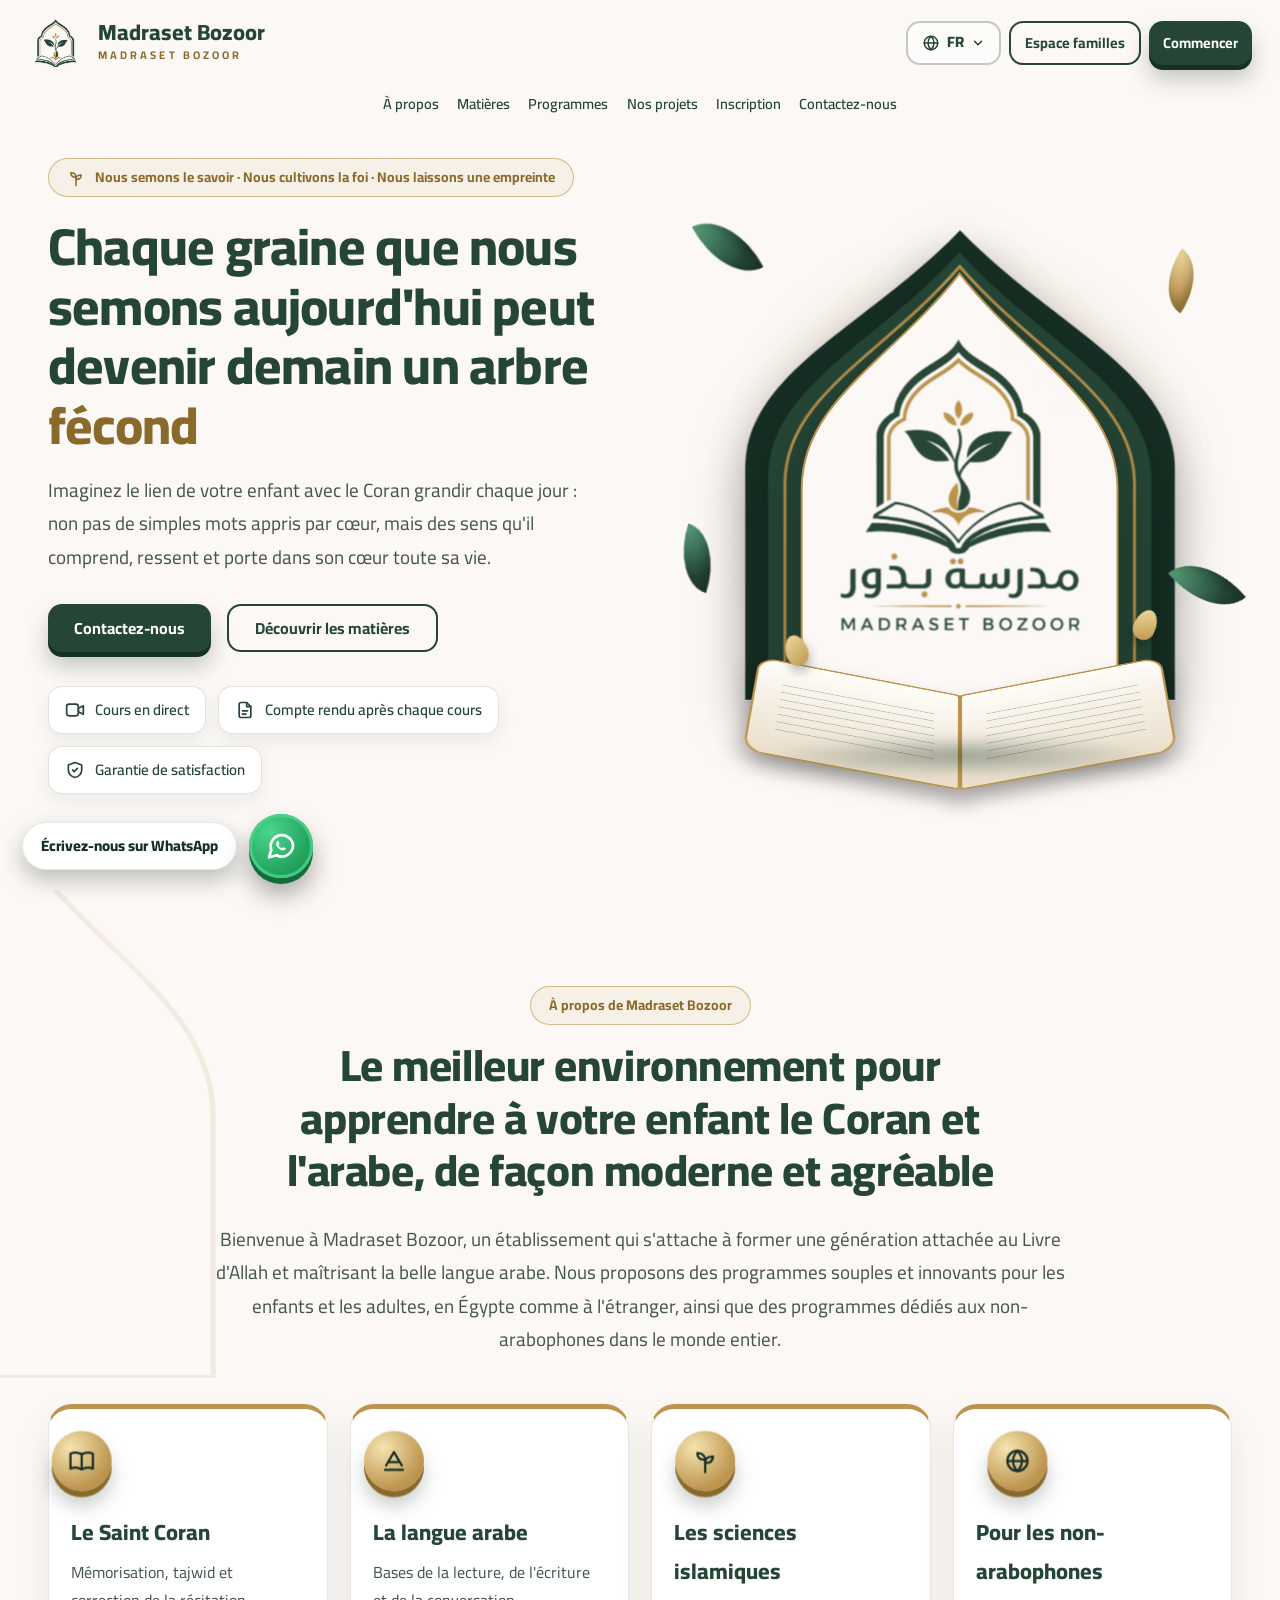
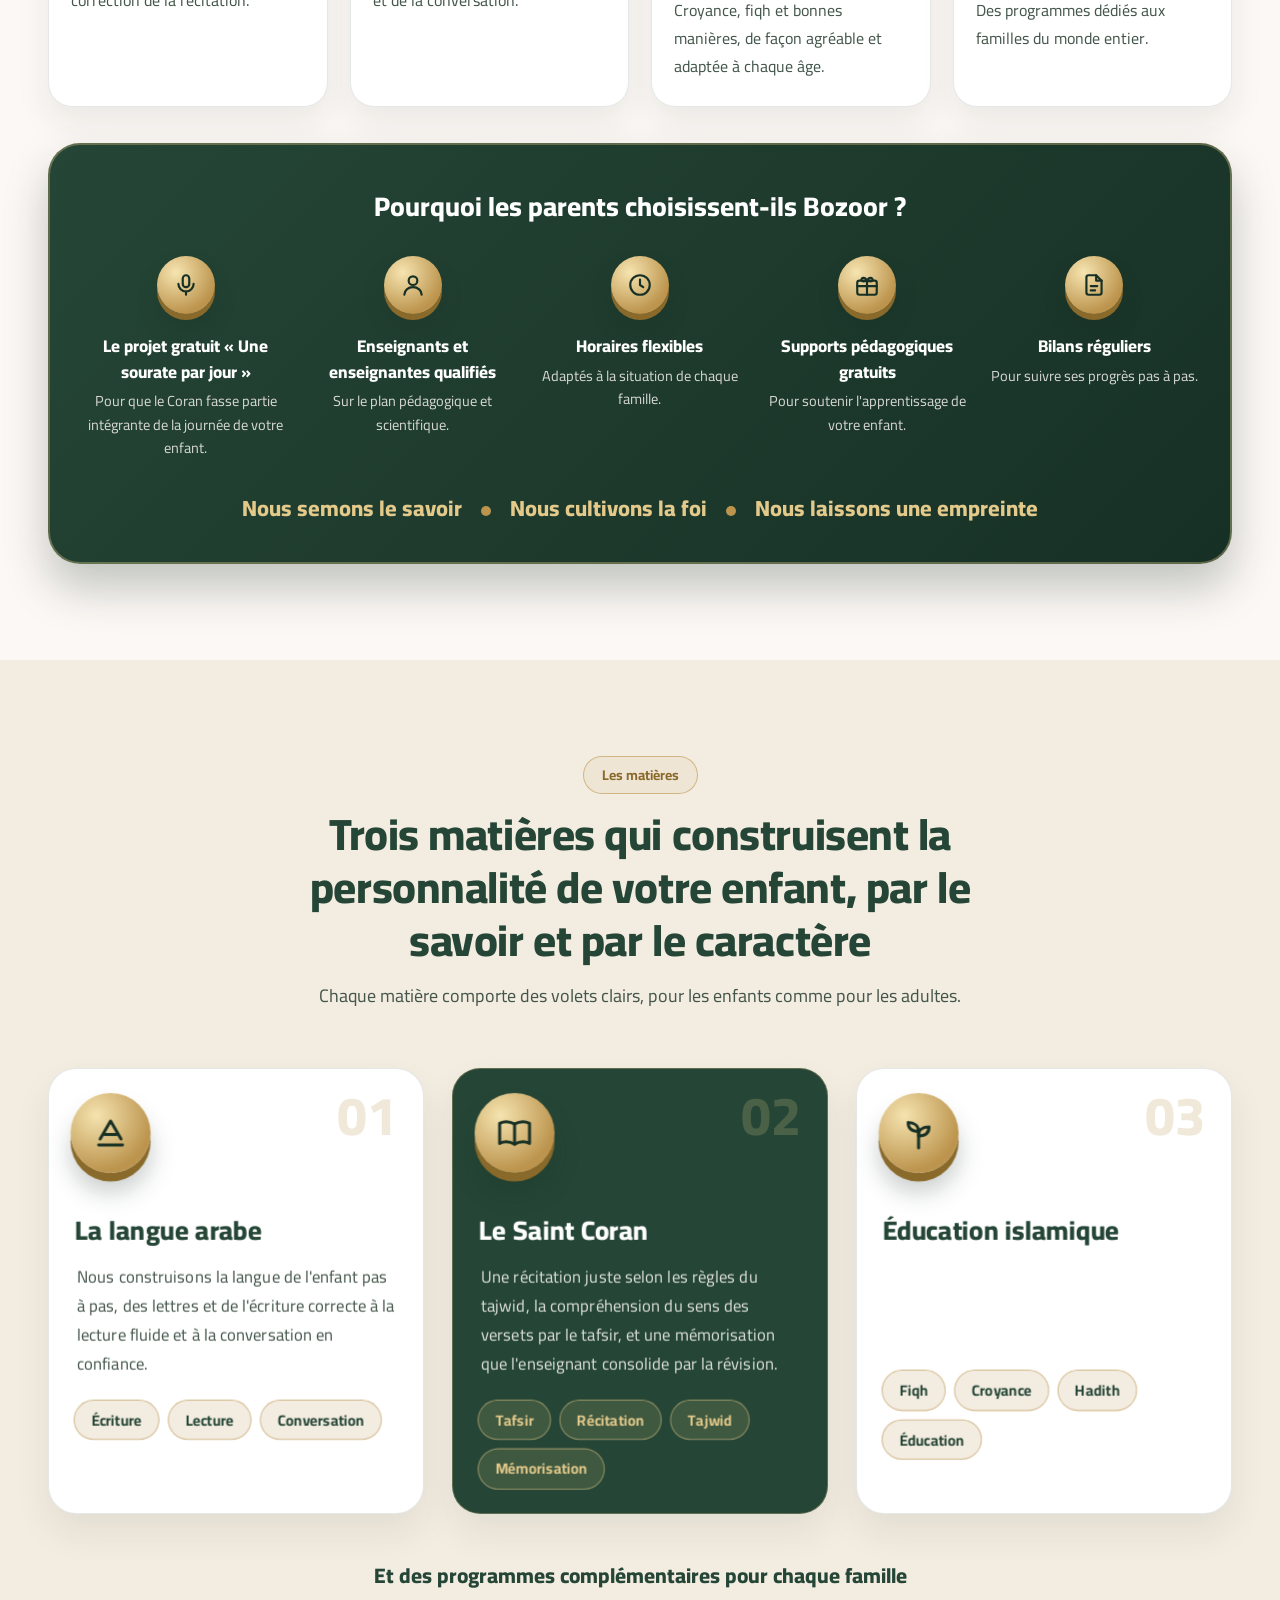
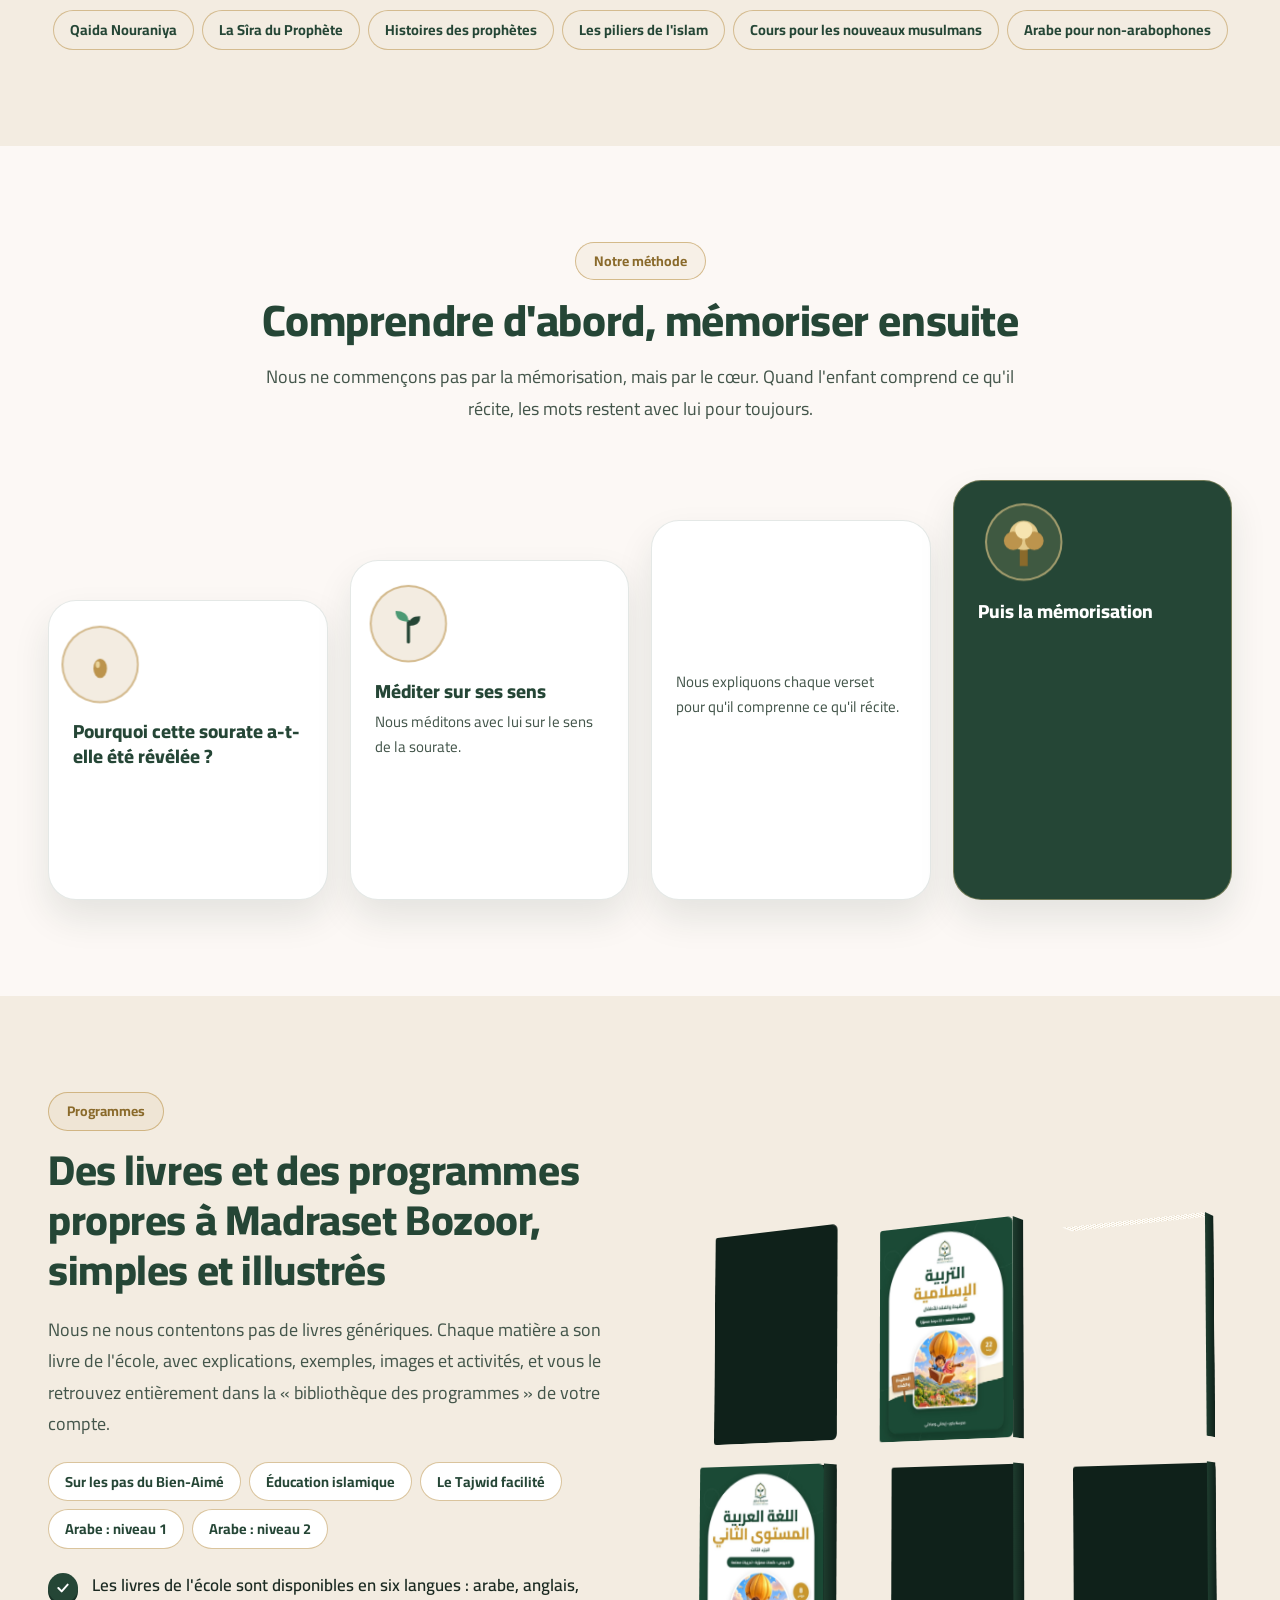
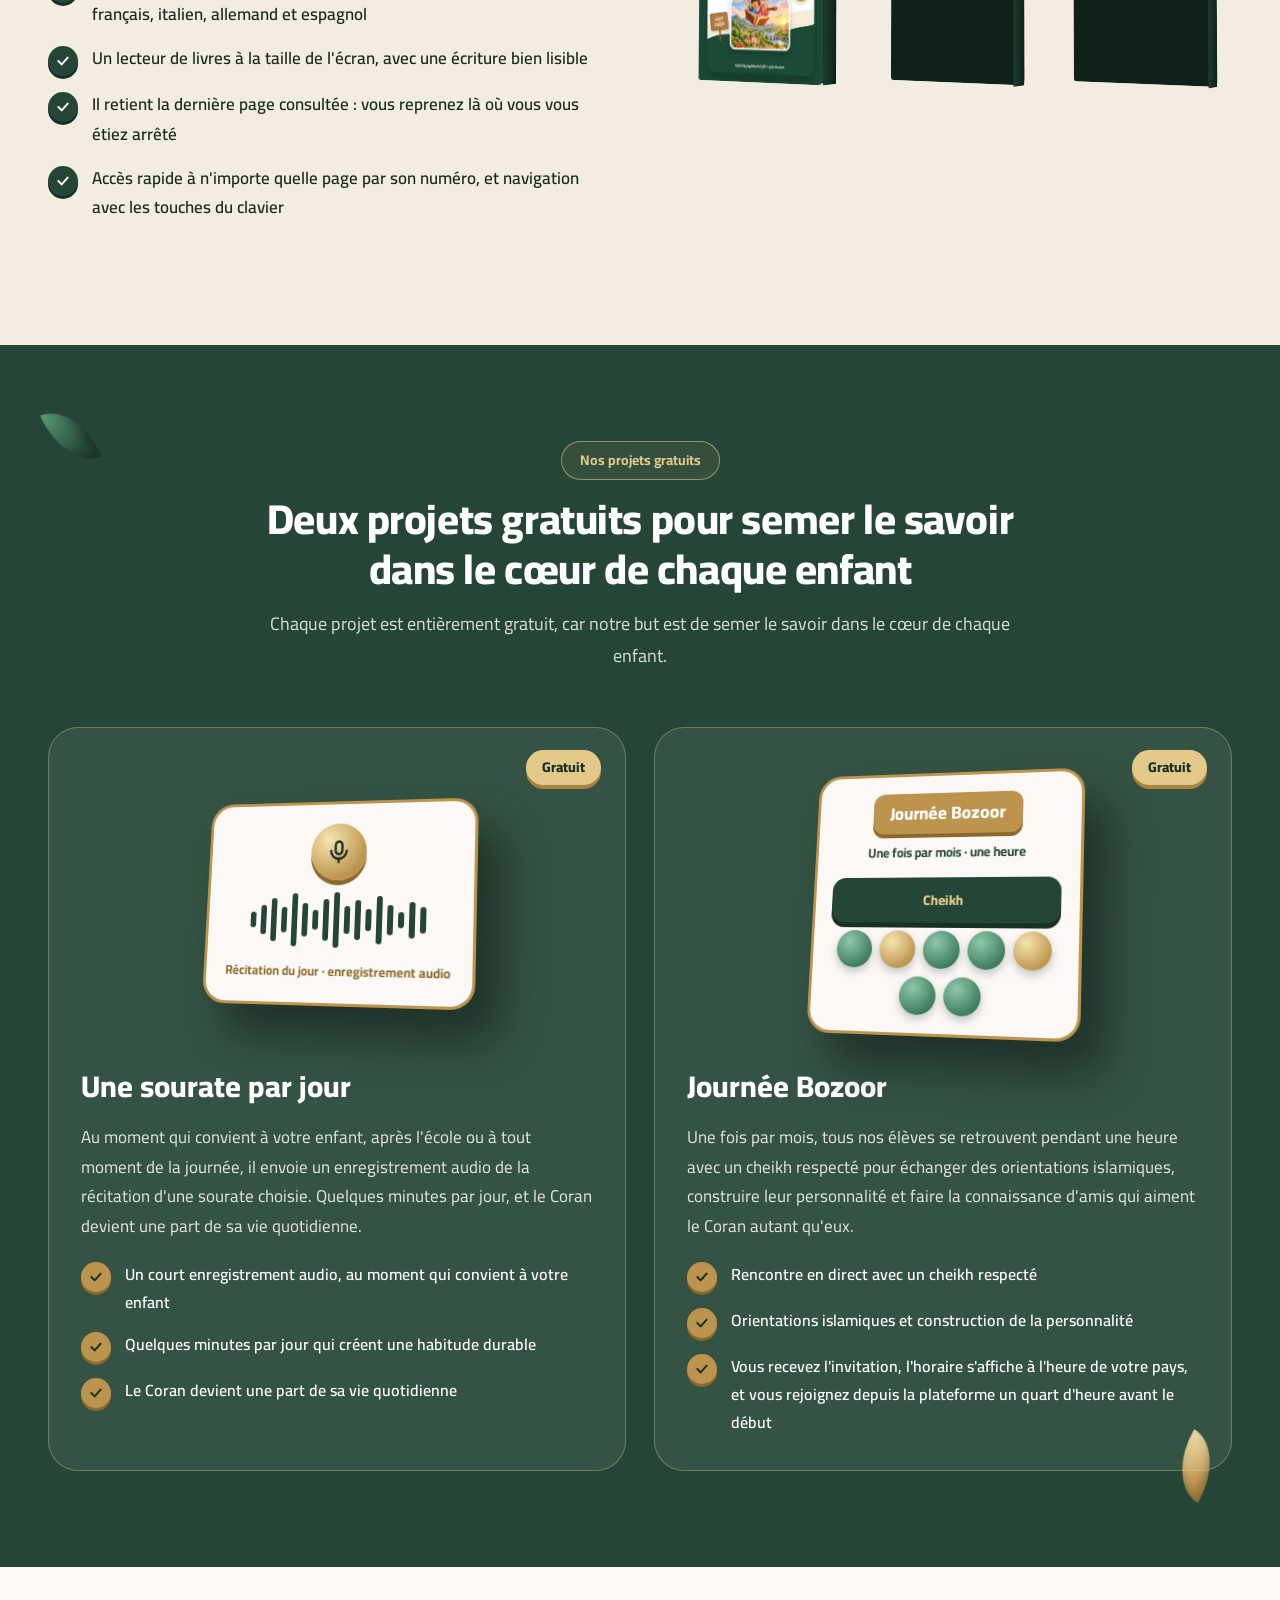
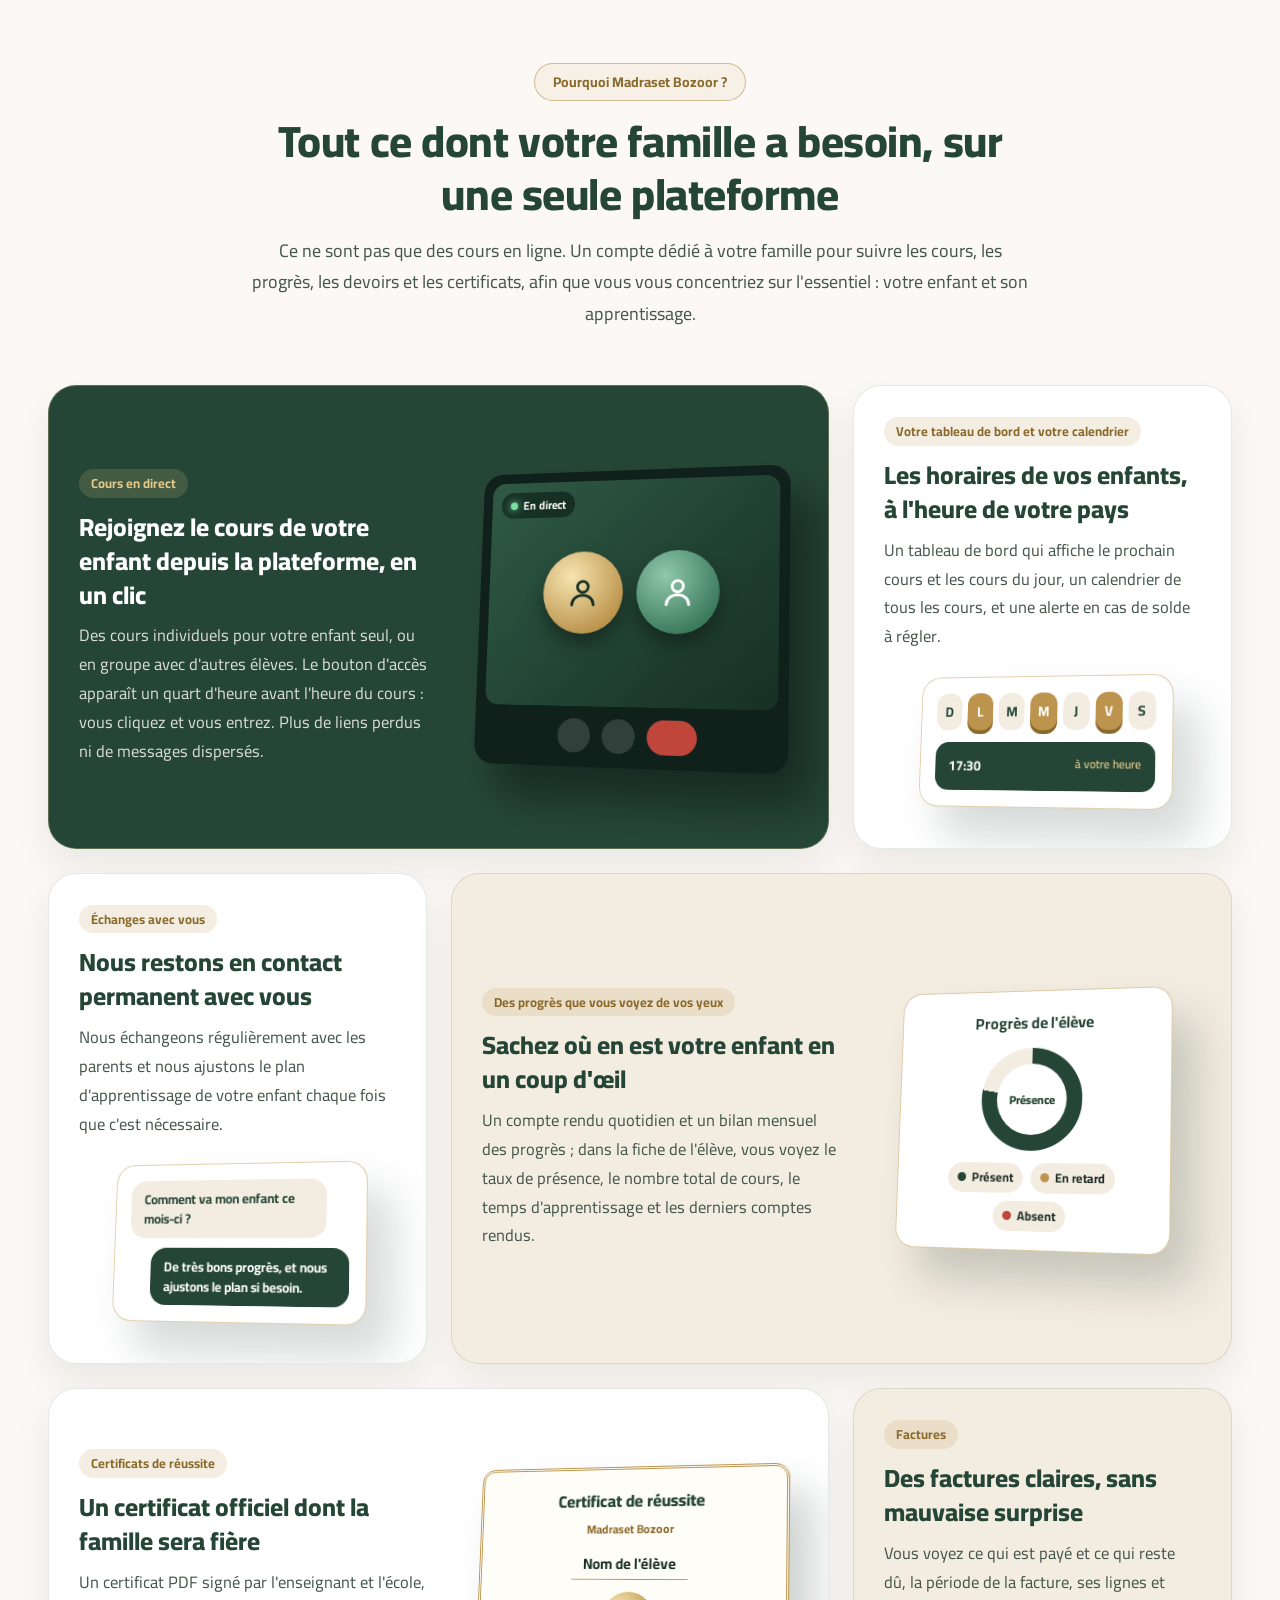
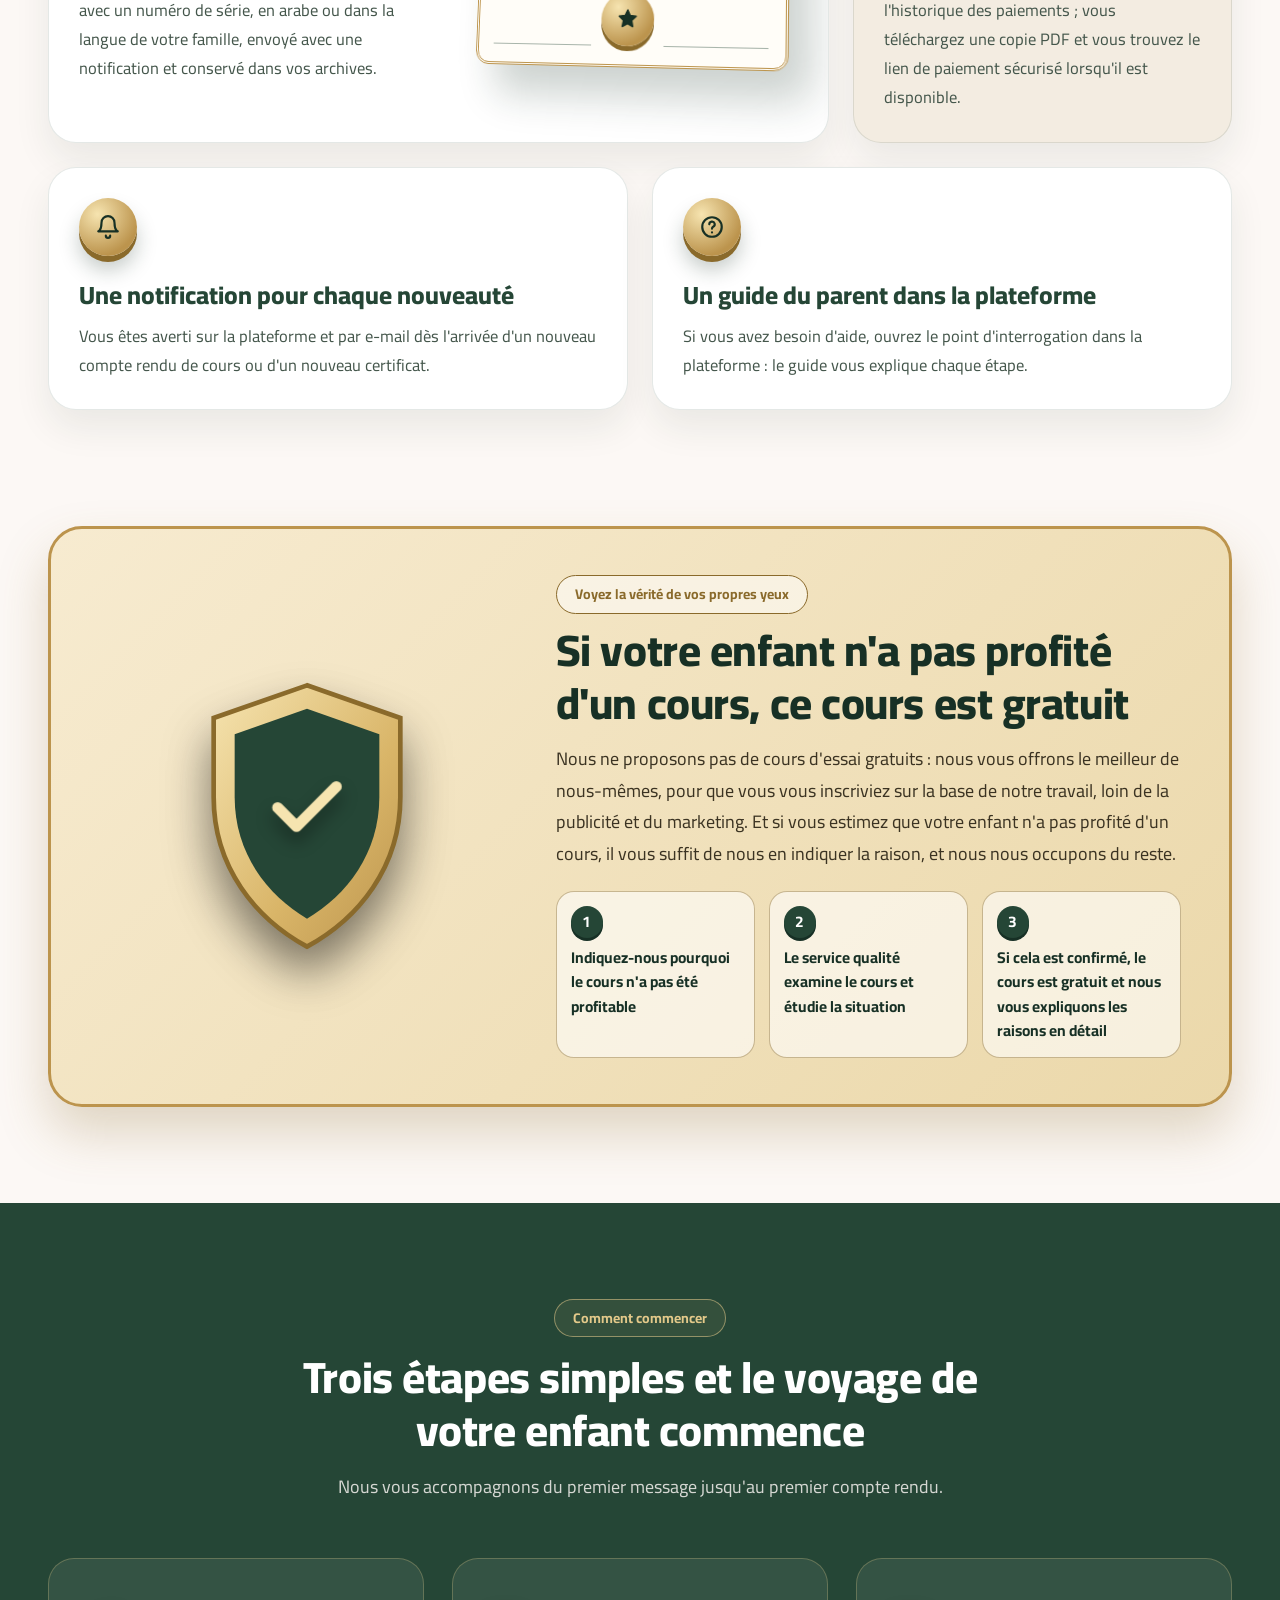
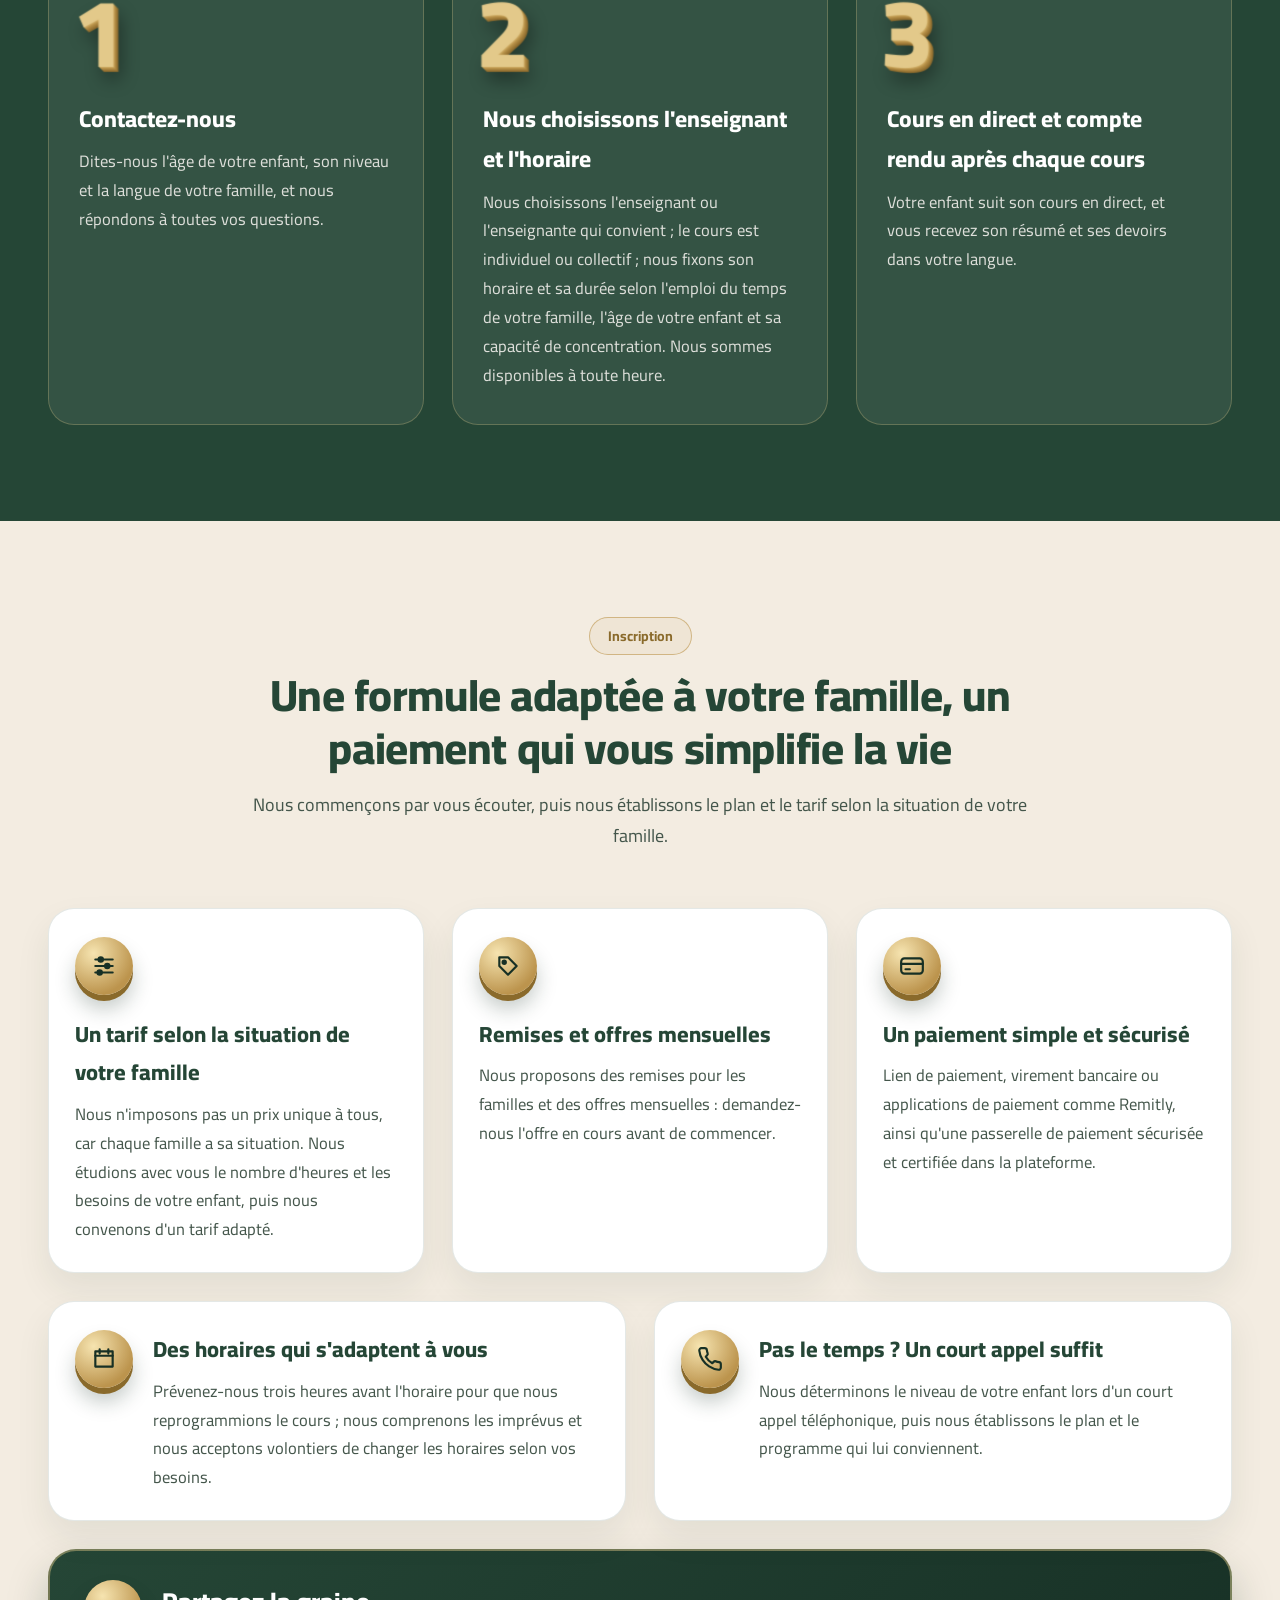
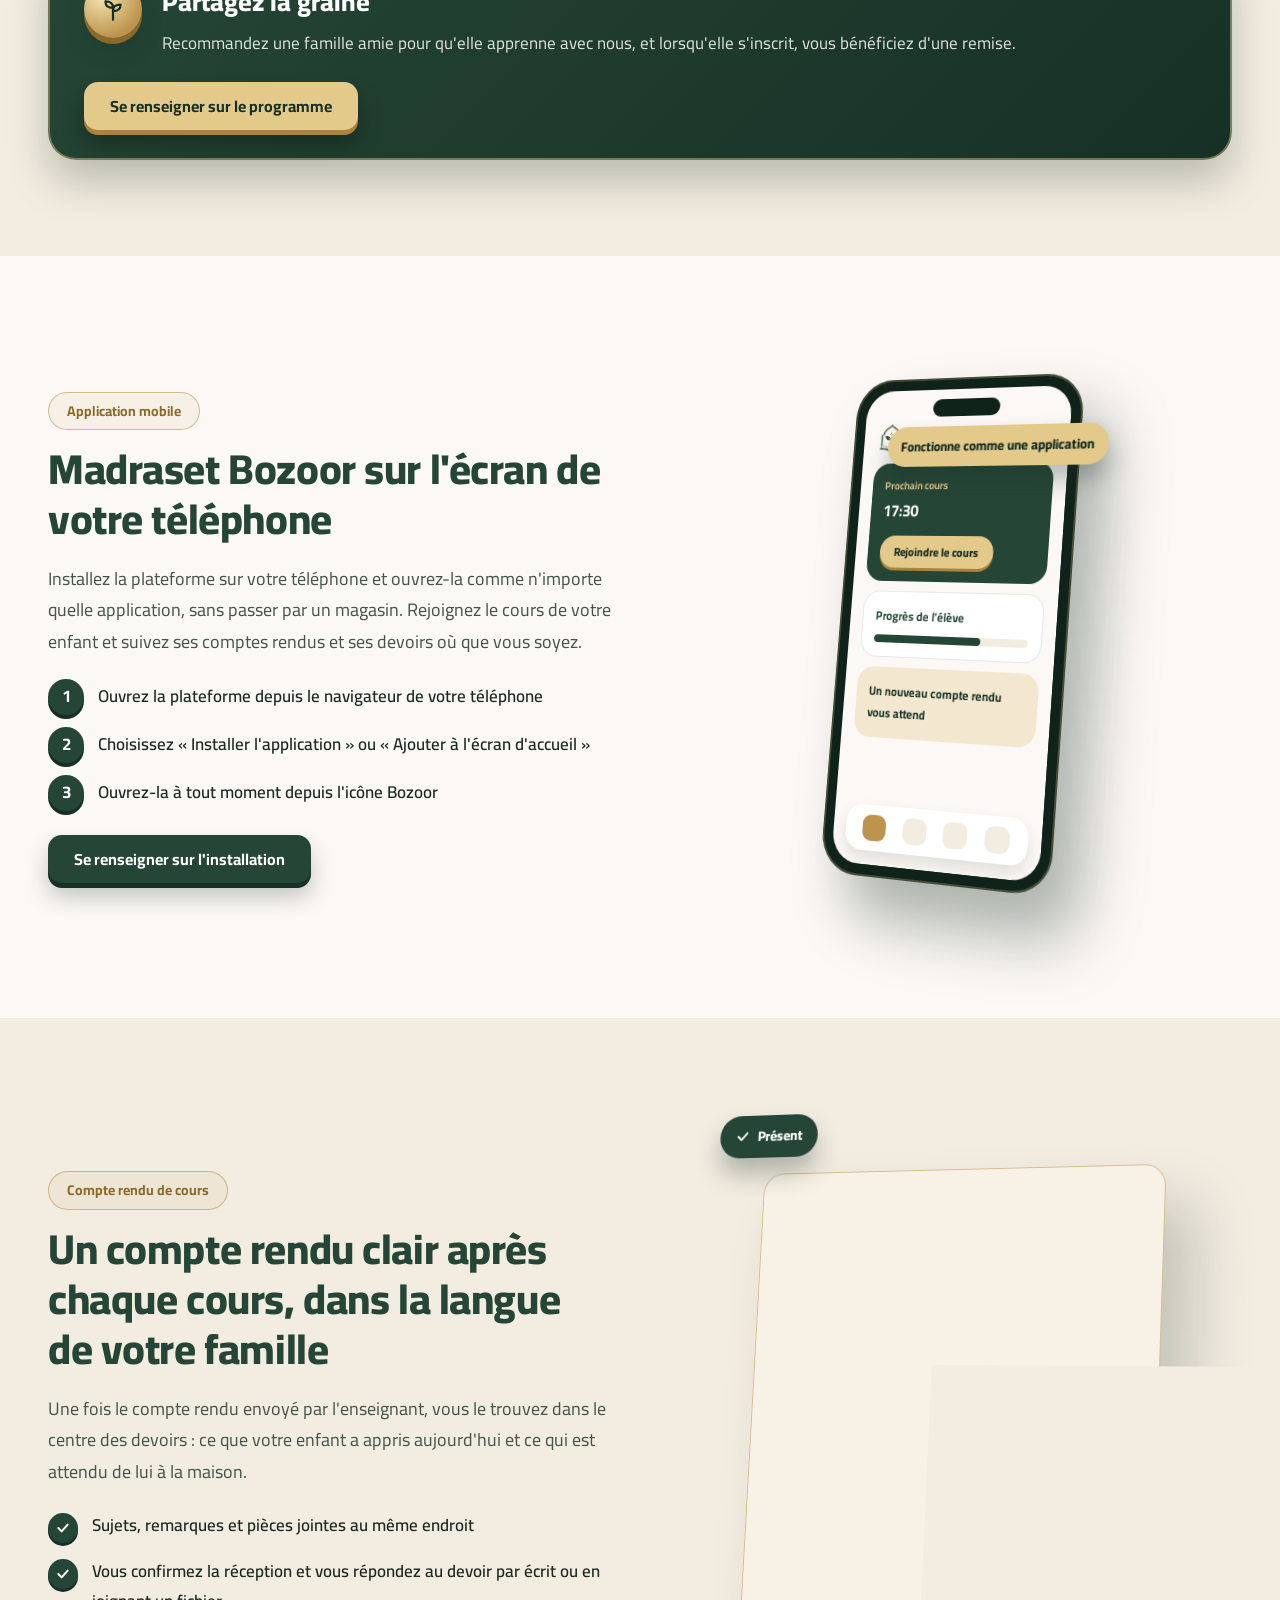
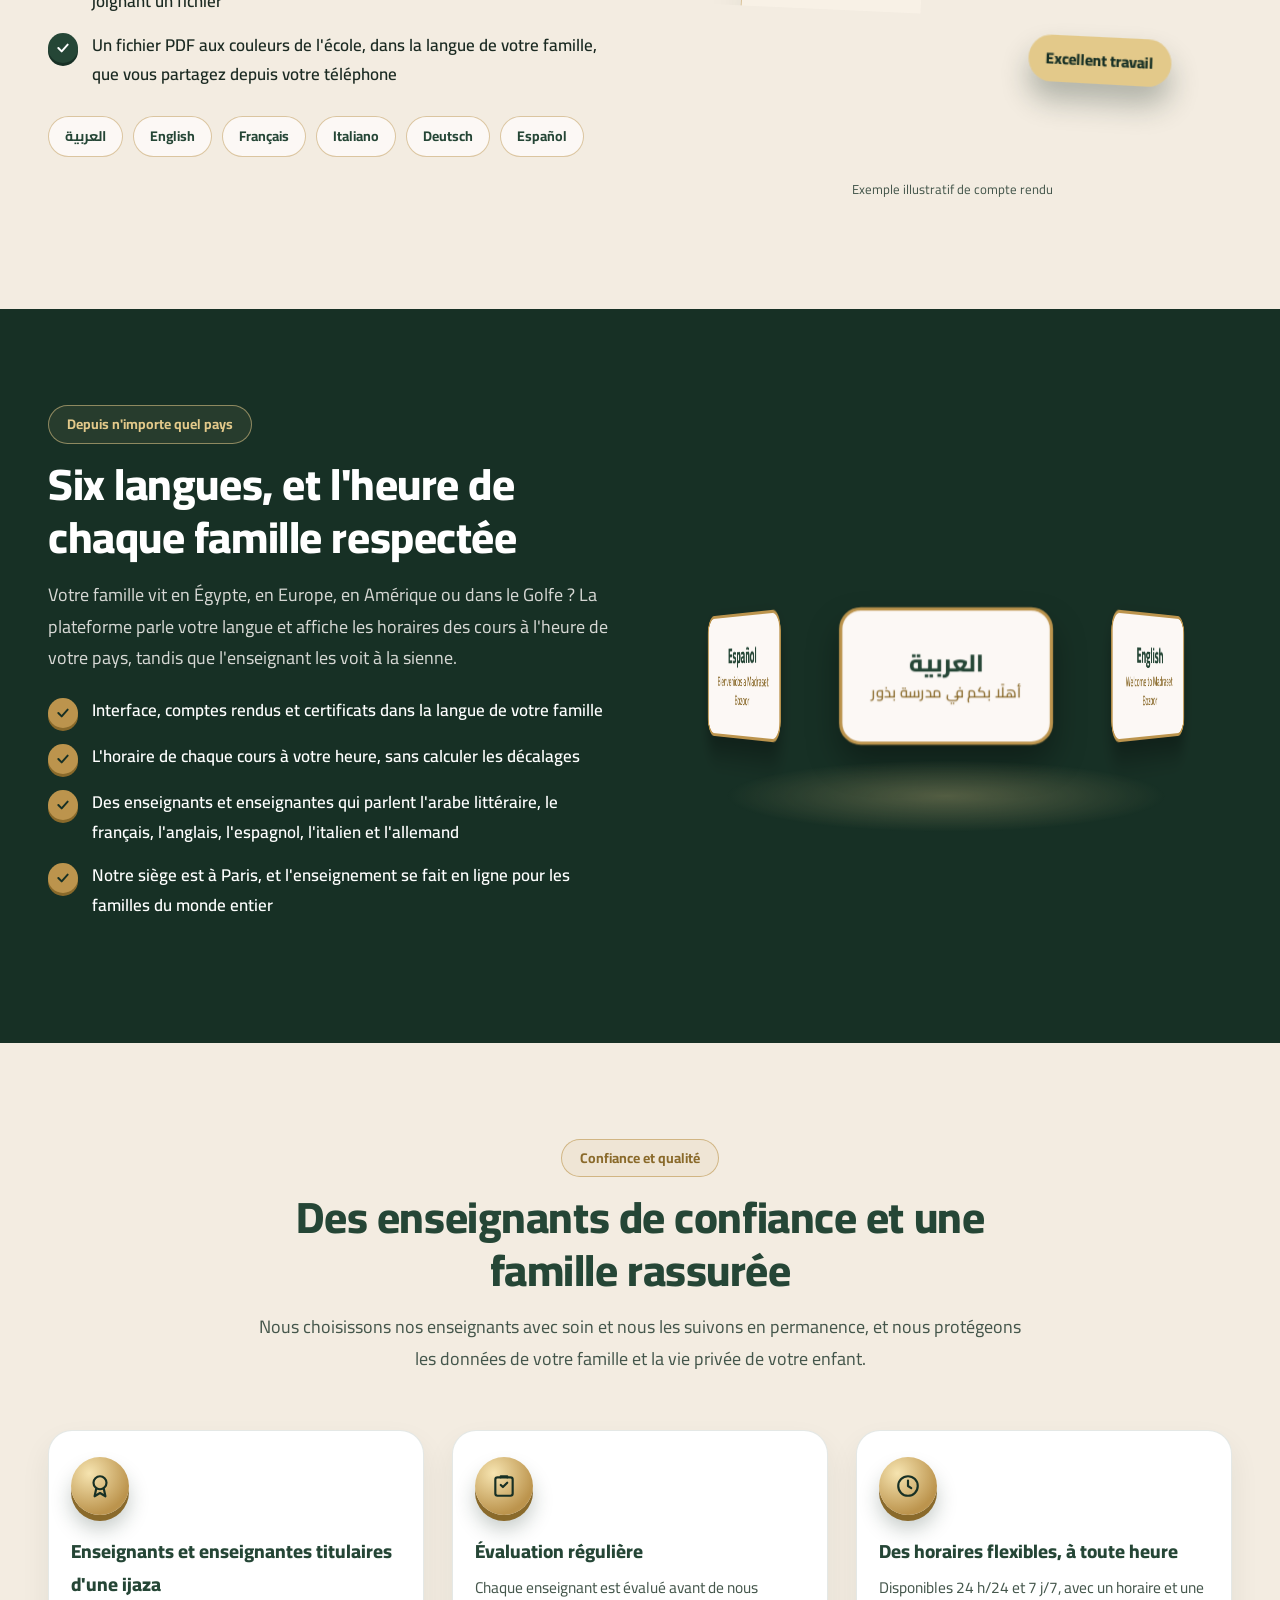
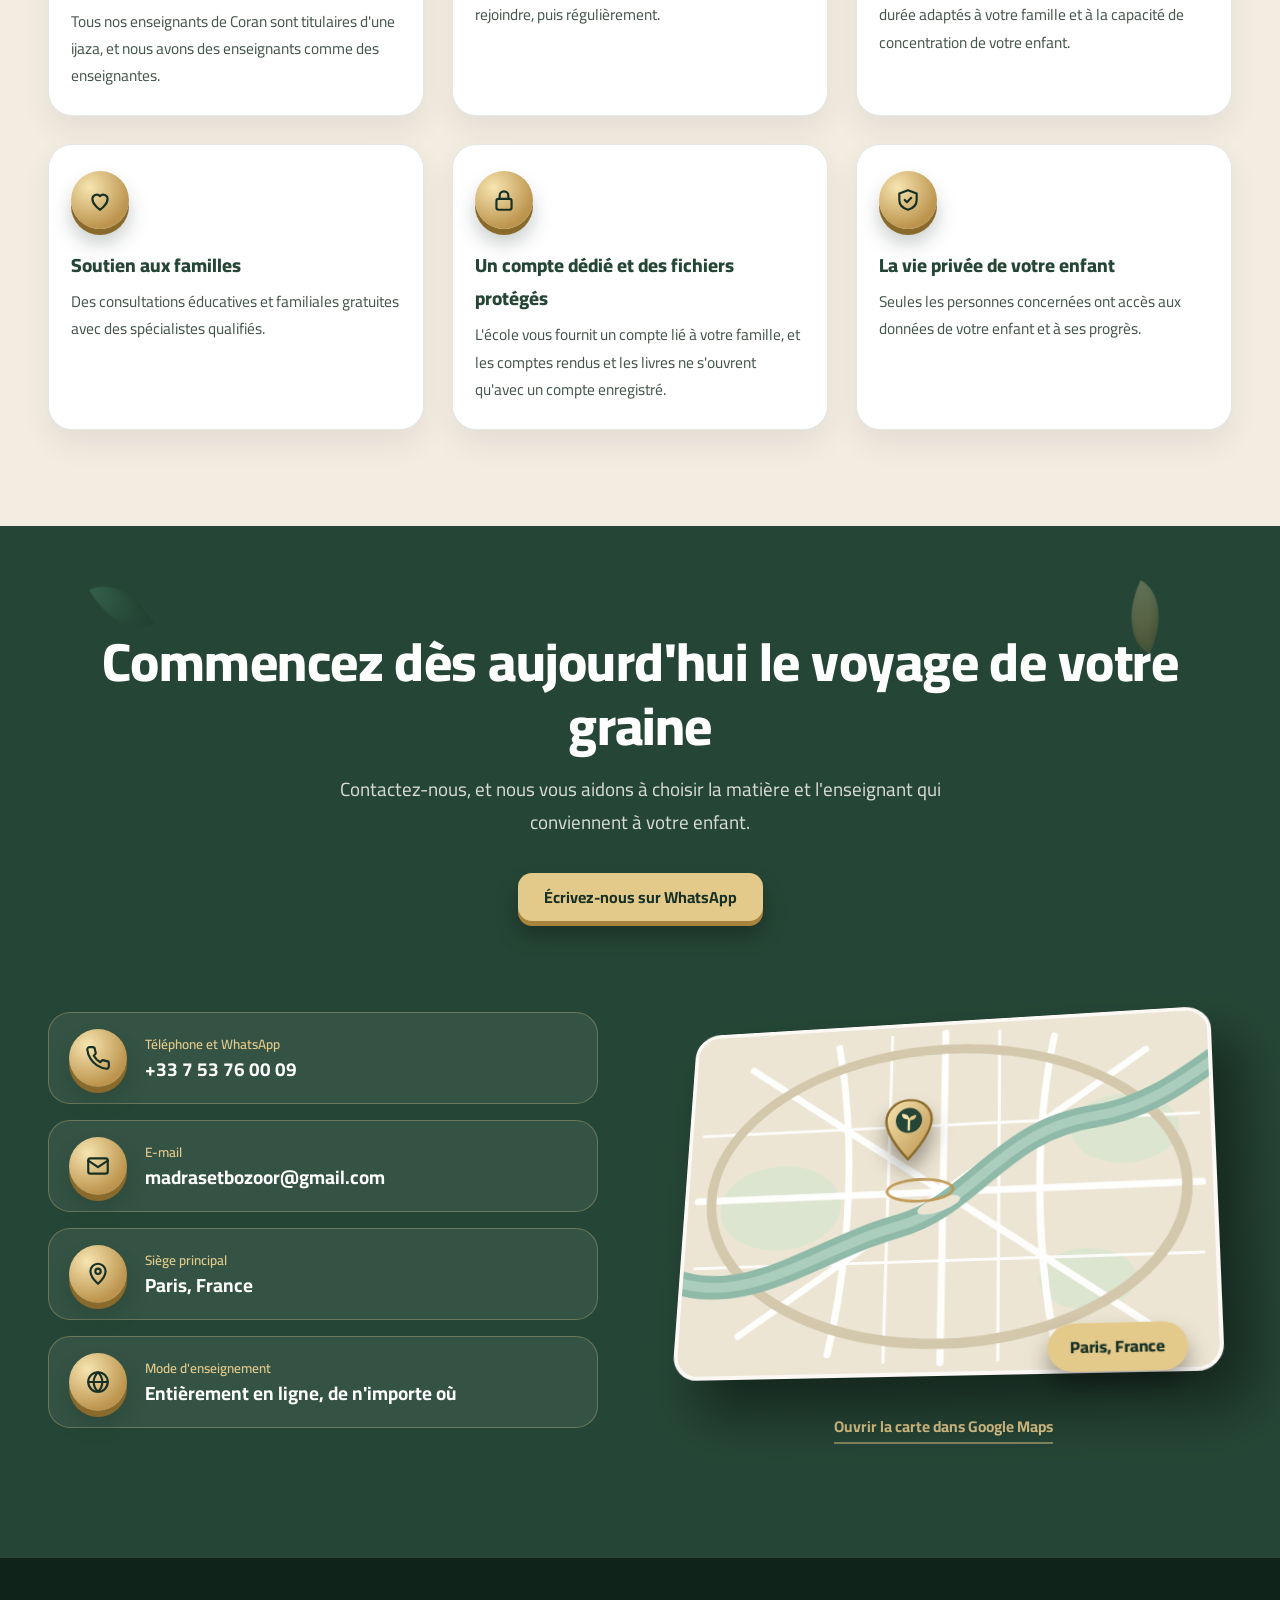
<file: landing/index.fr.html>
<!DOCTYPE html>

<html dir="ltr" lang="fr">
<head>
<meta charset="utf-8"/>
<meta content="width=device-width,initial-scale=1,viewport-fit=cover" name="viewport"/>
<title>Madraset Bozoor | Apprendre le Coran et l&#x27;arabe en ligne pour enfants</title>
<meta content="Cours en direct de Coran, tajwid, arabe et éducation islamique pour enfants et adultes. Enseignants avec ijaza, compte rendu après chaque cours, garantie de satisfaction." name="description"/>
<meta content="#254636" name="theme-color"/>
<link href="https://fonts.googleapis.com" rel="preconnect"/>
<link crossorigin="" href="https://fonts.gstatic.com" rel="preconnect"/>
<link href="https://fonts.googleapis.com/css2?family=Cairo:wght@400;600;700;800&amp;display=swap" rel="stylesheet"/>
<link href="/landing/landing.css" rel="stylesheet"/>
</head>
<body>
<script data-refresh-cookie="false">
(() => {
  const hasRefreshCookie = document.currentScript?.dataset.refreshCookie === "true";
  const isStandalone =
    window.matchMedia?.("(display-mode: standalone)").matches ||
    window.navigator.standalone === true;
  const appModeRequested = new URLSearchParams(window.location.search).has("app");
  if (!appModeRequested && (hasRefreshCookie || isStandalone)) {
    window.location.replace("/?app=1" + window.location.hash);
  }
})();
</script>

<div class="page" dir="ltr">
<header class="wrap">
<div class="nav">
<a aria-label="Madraset Bozoor — Accueil" class="brand" href="#top">
<span aria-label="Logo de Madraset Bozoor" class="emblem" role="img"></span>
<span><b>Madraset Bozoor</b><small>MADRASET BOZOOR</small></span>
</a>
<nav aria-label="Navigation principale" class="navlinks">
<a href="#about">À propos</a>
<a href="#subjects">Matières</a>
<a href="#curricula">Programmes</a>
<a href="#projects">Nos projets</a>
<a href="#plans">Inscription</a>
<a href="#contact">Contactez-nous</a>
</nav>
<div class="navbtns"><details class="langsw"><summary aria-label="Langue"><svg width="18" height="18" viewBox="0 0 24 24" fill="none" stroke="currentColor" stroke-width="2" stroke-linecap="round" stroke-linejoin="round" aria-hidden="true"><circle cx="12" cy="12" r="9"/><path d="M3 12h18"/><path d="M12 3c2.7 2.7 4 5.7 4 9s-1.3 6.3-4 9c-2.7-2.7-4-5.7-4-9s1.3-6.3 4-9z"/></svg><span class="code">FR</span><svg class="chev" width="14" height="14" viewBox="0 0 24 24" fill="none" stroke="currentColor" stroke-width="2.6" stroke-linecap="round" stroke-linejoin="round" aria-hidden="true"><path d="m6 9 6 6 6-6"/></svg></summary><ul><li><a href="/?lang=ar" hreflang="ar" lang="ar" data-lang="ar">العربية</a></li><li><a href="/?lang=en" hreflang="en" lang="en" data-lang="en">English</a></li><li><a href="/?lang=fr" hreflang="fr" lang="fr" data-lang="fr" aria-current="true">Français</a></li><li><a href="/?lang=it" hreflang="it" lang="it" data-lang="it">Italiano</a></li><li><a href="/?lang=de" hreflang="de" lang="de" data-lang="de">Deutsch</a></li><li><a href="/?lang=es" hreflang="es" lang="es" data-lang="es">Español</a></li></ul></details>
<a class="btn btn-ghost" href="/login">Espace familles</a>
<a class="btn btn-primary" href="#contact">Commencer</a>
</div>
</div>
</header>
<main id="top">
<section class="hero">
<div class="wrap hero-grid">
<div>
<span class="eyebrow">
<svg aria-hidden="true" fill="none" height="18" stroke="#8A6A2B" stroke-linecap="round" stroke-linejoin="round" stroke-width="2" viewbox="0 0 24 24" width="18"><path d="M12 22V11"></path><path d="M12 11C12 7 9 5 5 5c0 4 2 6 7 6z"></path><path d="M12 13c0-3 2.5-5 7-5 0 4-2.5 6-7 6z"></path></svg>
Nous semons le savoir · Nous cultivons la foi · Nous laissons une empreinte
</span>
<h1>Chaque graine que nous semons aujourd&#x27;hui peut devenir demain un arbre <em>fécond</em></h1>
<p class="lead">Imaginez le lien de votre enfant avec le Coran grandir chaque jour : non pas de simples mots appris par cœur, mais des sens qu&#x27;il comprend, ressent et porte dans son cœur toute sa vie.</p>
<div class="cta-row">
<a class="btn btn-primary" href="#contact">Contactez-nous</a>
<a class="btn btn-ghost" href="#subjects">Découvrir les matières</a>
</div>
<div class="chips">
<span class="chip">
<svg aria-hidden="true" fill="none" height="20" stroke="#254636" stroke-linecap="round" stroke-linejoin="round" stroke-width="2" viewbox="0 0 24 24" width="20"><rect height="14" rx="3" width="14" x="2" y="5"></rect><path d="m16 10 6-3v10l-6-3z"></path></svg>
Cours en direct
</span>
<span class="chip">
<svg aria-hidden="true" fill="none" height="20" stroke="#254636" stroke-linecap="round" stroke-linejoin="round" stroke-width="2" viewbox="0 0 24 24" width="20"><path d="M14 3H7a2 2 0 0 0-2 2v14a2 2 0 0 0 2 2h10a2 2 0 0 0 2-2V8z"></path><path d="M14 3v5h5"></path><path d="M9 13h6M9 17h4"></path></svg>
Compte rendu après chaque cours
</span>
<span class="chip">
<svg aria-hidden="true" fill="none" height="20" stroke="#254636" stroke-linecap="round" stroke-linejoin="round" stroke-width="2" viewbox="0 0 24 24" width="20"><path d="M12 3 4 6v6c0 4.5 3.4 7.700 8 9 4.600-1.300 8-4.500 8-9V6z"></path><path d="m9 12 2 2 4-4"></path></svg>
Garantie de satisfaction
</span>
</div>
</div>
<div aria-label="Logo de Madraset Bozoor au centre d&#x27;arches en 3D et d&#x27;un livre ouvert" class="scene" dir="ltr" role="img">
<div class="glow"></div>
<div class="stage">
<svg aria-hidden="true" class="layer l0" preserveaspectratio="none" viewbox="0 0 100 128"><path d="M4 128V66C4 40 30 28 50 2c20 26 46 38 46 64v62z" fill="#173025"></path></svg>
<svg aria-hidden="true" class="layer l1" preserveaspectratio="none" viewbox="0 0 100 128"><path d="M4 128V66C4 40 30 28 50 2c20 26 46 38 46 64v62z" fill="#254636"></path></svg>
<svg aria-hidden="true" class="layer l2" preserveaspectratio="none" viewbox="0 0 100 128"><path d="M4 128V66C4 40 30 28 50 2c20 26 46 38 46 64v62z" fill="none" stroke="#BC944D" stroke-width="3" vector-effect="non-scaling-stroke"></path></svg>
<svg aria-hidden="true" class="layer l3" preserveaspectratio="none" viewbox="0 0 100 128"><path d="M4 128V66C4 40 30 28 50 2c20 26 46 38 46 64v62z" fill="#FCF8F5" stroke="#BC944D" stroke-width="2" vector-effect="non-scaling-stroke"></path></svg>
<img alt="Logo de Madraset Bozoor" class="logo3d" src="/landing/img/logo-alpha.webp"/>
<span class="leaf" style="--z:150px;--r:-28deg;left:6%;top:8%"></span>
<span class="leaf gold" style="--z:130px;--r:34deg;right:8%;top:14%;width:32px;height:50px;animation-delay:-2s"></span>
<span class="leaf" style="--z:170px;--r:18deg;left:2%;top:58%;width:34px;height:54px;animation-delay:-4s"></span>
<span class="leaf" style="--z:140px;--r:-40deg;right:3%;top:62%;animation-delay:-1s"></span>
<span class="seed" style="--z:160px;--r:-18deg;left:20%;bottom:20%;animation-delay:-3s"></span>
<span class="seed" style="--z:150px;--r:24deg;right:16%;bottom:24%;animation-delay:-1.5s"></span>
<div aria-hidden="true" class="book"><div class="pg a"></div><div class="pg b"></div></div>
</div>
<div class="floor"></div>
</div>
</div>
</section>
<section class="sec about" id="about">
<svg aria-hidden="true" class="about-arch" viewbox="0 0 100 128"><path d="M4 128V66C4 40 30 28 50 2c20 26 46 38 46 64v62z" fill="none" stroke="#BC944D" stroke-width="1.200"></path></svg>
<div class="wrap">
<div class="sec-head">
<span class="eyebrow">À propos de Madraset Bozoor</span>
<h2>Le meilleur environnement pour apprendre à votre enfant le Coran et l&#x27;arabe, de façon moderne et agréable</h2>
</div>
<p class="about-lead">Bienvenue à Madraset Bozoor, un établissement qui s&#x27;attache à former une génération attachée au Livre d&#x27;Allah et maîtrisant la belle langue arabe. Nous proposons des programmes souples et innovants pour les enfants et les adultes, en Égypte comme à l&#x27;étranger, ainsi que des programmes dédiés aux non-arabophones dans le monde entier.</p>
<div class="paths">
<article class="pth"><div aria-hidden="true" class="coin sm"><svg fill="none" height="26" stroke="#173025" stroke-linecap="round" stroke-linejoin="round" stroke-width="2" viewbox="0 0 24 24" width="26"><path d="M2 5.500C5 4 8.500 4 12 6c3.500-2 7-2 10-.5V19c-3-1.500-6.500-1.500-10 .5-3.500-2-7-2-10-.5z"></path><path d="M12 6v13.500"></path></svg></div><h3>Le Saint Coran</h3><p>Mémorisation, tajwid et correction de la récitation.</p></article>
<article class="pth"><div aria-hidden="true" class="coin sm"><svg fill="none" height="26" stroke="#173025" stroke-linecap="round" stroke-linejoin="round" stroke-width="2" viewbox="0 0 24 24" width="26"><path d="M4 20h16"></path><path d="m5 16 7-12 7 12"></path><path d="M8 13h8"></path></svg></div><h3>La langue arabe</h3><p>Bases de la lecture, de l&#x27;écriture et de la conversation.</p></article>
<article class="pth"><div aria-hidden="true" class="coin sm"><svg fill="none" height="26" stroke="#173025" stroke-linecap="round" stroke-linejoin="round" stroke-width="2" viewbox="0 0 24 24" width="26"><path d="M12 22V11"></path><path d="M12 11C12 7 9 5 5 5c0 4 2 6 7 6z"></path><path d="M12 13c0-3 2.500-5 7-5 0 4-2.500 6-7 6z"></path></svg></div><h3>Les sciences islamiques</h3><p>Croyance, fiqh et bonnes manières, de façon agréable et adaptée à chaque âge.</p></article>
<article class="pth"><div aria-hidden="true" class="coin sm"><svg fill="none" height="26" stroke="#173025" stroke-linecap="round" stroke-linejoin="round" stroke-width="2" viewbox="0 0 24 24" width="26"><circle cx="12" cy="12" r="9"></circle><path d="M3 12h18"></path><path d="M12 3c2.700 2.700 4 5.700 4 9s-1.300 6.300-4 9c-2.700-2.700-4-5.700-4-9s1.300-6.300 4-9z"></path></svg></div><h3>Pour les non-arabophones</h3><p>Des programmes dédiés aux familles du monde entier.</p></article>
</div>
<div class="whyband">
<h3>Pourquoi les parents choisissent-ils Bozoor ?</h3>
<div class="why5">
<div class="wy"><div aria-hidden="true" class="coin sm"><svg fill="none" height="26" stroke="#173025" stroke-linecap="round" stroke-linejoin="round" stroke-width="2" viewbox="0 0 24 24" width="26"><rect height="11" rx="3" width="6" x="9" y="3"></rect><path d="M5 11a7 7 0 0 0 14 0"></path><path d="M12 18v3"></path></svg></div><b>Le projet gratuit « Une sourate par jour »</b><span>Pour que le Coran fasse partie intégrante de la journée de votre enfant.</span></div>
<div class="wy"><div aria-hidden="true" class="coin sm"><svg fill="none" height="26" stroke="#173025" stroke-linecap="round" stroke-linejoin="round" stroke-width="2" viewbox="0 0 24 24" width="26"><circle cx="12" cy="8" r="4"></circle><path d="M4 21c0-4 3.500-7 8-7s8 3 8 7"></path></svg></div><b>Enseignants et enseignantes qualifiés</b><span>Sur le plan pédagogique et scientifique.</span></div>
<div class="wy"><div aria-hidden="true" class="coin sm"><svg fill="none" height="26" stroke="#173025" stroke-linecap="round" stroke-linejoin="round" stroke-width="2" viewbox="0 0 24 24" width="26"><circle cx="12" cy="12" r="9"></circle><path d="M12 7v5l3 2"></path></svg></div><b>Horaires flexibles</b><span>Adaptés à la situation de chaque famille.</span></div>
<div class="wy"><div aria-hidden="true" class="coin sm"><svg fill="none" height="26" stroke="#173025" stroke-linecap="round" stroke-linejoin="round" stroke-width="2" viewbox="0 0 24 24" width="26"><rect height="13" rx="2" width="18" x="3" y="8"></rect><path d="M12 8v13"></path><path d="M3 13h18"></path><path d="M12 8c-2-4-6-3-5 0 .5 1.500 5 0 5 0zM12 8c2-4 6-3 5 0-.5 1.500-5 0-5 0z"></path></svg></div><b>Supports pédagogiques gratuits</b><span>Pour soutenir l&#x27;apprentissage de votre enfant.</span></div>
<div class="wy"><div aria-hidden="true" class="coin sm"><svg fill="none" height="26" stroke="#173025" stroke-linecap="round" stroke-linejoin="round" stroke-width="2" viewbox="0 0 24 24" width="26"> <path d="M14 3H7a2 2 0 0 0-2 2v14a2 2 0 0 0 2 2h10a2 2 0 0 0 2-2V8z"></path><path d="M14 3v5h5"></path><path d="M9 13h6M9 17h4"></path></svg></div><b>Bilans réguliers</b><span>Pour suivre ses progrès pas à pas.</span></div>
</div>
<p class="motto">Nous semons le savoir <i></i> Nous cultivons la foi <i></i> Nous laissons une empreinte</p>
</div>
</div>
</section>
<section class="sec" id="subjects" style="background:var(--cream-2)">
<div class="wrap">
<div class="sec-head">
<span class="eyebrow">Les matières</span>
<h2>Trois matières qui construisent la personnalité de votre enfant, par le savoir et par le caractère</h2>
<p>Chaque matière comporte des volets clairs, pour les enfants comme pour les adultes.</p>
</div>
<div class="grid3">
<article class="subj">
<span aria-hidden="true" class="no">01</span>
<div aria-hidden="true" class="coin"><svg fill="none" height="34" stroke="#173025" stroke-linecap="round" stroke-linejoin="round" stroke-width="2" viewbox="0 0 24 24" width="34"><path d="M4 20h16"></path><path d="m5 16 7-12 7 12"></path><path d="M8 13h8"></path></svg></div>
<h3>La langue arabe</h3>
<p>Nous construisons la langue de l&#x27;enfant pas à pas, des lettres et de l&#x27;écriture correcte à la lecture fluide et à la conversation en confiance.</p>
<div class="pills"><span class="pill">Écriture</span><span class="pill">Lecture</span><span class="pill">Conversation</span></div>
</article>
<article class="subj dark">
<span aria-hidden="true" class="no">02</span>
<div aria-hidden="true" class="coin"><svg fill="none" height="34" stroke="#173025" stroke-linecap="round" stroke-linejoin="round" stroke-width="2" viewbox="0 0 24 24" width="34"><path d="M2 5.500C5 4 8.500 4 12 6c3.500-2 7-2 10-.5V19c-3-1.500-6.500-1.500-10 .5-3.500-2-7-2-10-.5z"></path><path d="M12 6v13.500"></path></svg></div>
<h3>Le Saint Coran</h3>
<p>Une récitation juste selon les règles du tajwid, la compréhension du sens des versets par le tafsir, et une mémorisation que l&#x27;enseignant consolide par la révision.</p>
<div class="pills"><span class="pill">Tafsir</span><span class="pill">Récitation</span><span class="pill">Tajwid</span><span class="pill">Mémorisation</span></div>
</article>
<article class="subj">
<span aria-hidden="true" class="no">03</span>
<div aria-hidden="true" class="coin"><svg fill="none" height="34" stroke="#173025" stroke-linecap="round" stroke-linejoin="round" stroke-width="2" viewbox="0 0 24 24" width="34"><path d="M12 22V11"></path><path d="M12 11C12 7 9 5 5 5c0 4 2 6 7 6z"></path><path d="M12 13c0-3 2.500-5 7-5 0 4-2.500 6-7 6z"></path></svg></div>
<h3>Éducation islamique</h3>
<p>Un savoir semé tôt et un caractère construit jour après jour, pour que l&#x27;enfant connaisse sa religion et la vive au quotidien.</p>
<div class="pills"><span class="pill">Fiqh</span><span class="pill">Croyance</span><span class="pill">Hadith</span><span class="pill">Éducation</span></div>
</article>
</div>
<div class="extras">
<b>Et des programmes complémentaires pour chaque famille</b>
<div class="pills c"><span class="pill">Qaida Nouraniya</span><span class="pill">La Sîra du Prophète</span><span class="pill">Histoires des prophètes</span><span class="pill">Les piliers de l&#x27;islam</span><span class="pill">Cours pour les nouveaux musulmans</span><span class="pill">Arabe pour non-arabophones</span></div>
</div>
</div>
</section>
<section class="sec grow" id="method">
<div class="wrap">
<div class="sec-head">
<span class="eyebrow">Notre méthode</span>
<h2>Comprendre d&#x27;abord, mémoriser ensuite</h2>
<p>Nous ne commençons pas par la mémorisation, mais par le cœur. Quand l&#x27;enfant comprend ce qu&#x27;il récite, les mots restent avec lui pour toujours.</p>
</div>
<div class="stairs">
<article class="st s1"><span class="sti"><svg aria-hidden="true" height="38" viewbox="0 0 40 40" width="38"><ellipse cx="20" cy="24" fill="#BC944D" rx="7" ry="10"></ellipse><ellipse cx="17.500" cy="20" fill="#F6E4B0" opacity=".8" rx="2.200" ry="3.500"></ellipse></svg></span><h3>Pourquoi cette sourate a-t-elle été révélée ?</h3><p>Nous commençons par l&#x27;histoire de la sourate et ses circonstances de révélation.</p></article>
<article class="st s2"><span class="sti"><svg aria-hidden="true" height="42" viewbox="0 0 40 40" width="42"><path d="M20 37V18" stroke="#254636" stroke-linecap="round" stroke-width="3"></path><path d="M20 18C20 11 15 8 8 8c0 7 4 10 12 10z" fill="#4C9A74"></path><path d="M20 22c0-6 4-9 11-9 0 7-4 9-11 9z" fill="#254636"></path></svg></span><h3>Méditer sur ses sens</h3><p>Nous méditons avec lui sur le sens de la sourate.</p></article>
<article class="st s3"><span class="sti"><svg aria-hidden="true" height="46" viewbox="0 0 40 40" width="46"><path d="M20 38V12" stroke="#254636" stroke-linecap="round" stroke-width="3"></path><path d="M20 22C20 15 14 12 6 12c0 8 5 10 14 10z" fill="#4C9A74"></path><path d="M20 26c0-7 5-10 13-10 0 8-5 10-13 10z" fill="#254636"></path><path d="M20 12C20 7 17 4 12 3c0 5 2 8 8 9z" fill="#BC944D"></path><path d="M20 12c0-4 3-7 8-8 0 5-2 8-8 8z" fill="#E3C98A"></path></svg></span><h3>Comprendre chaque verset</h3><p>Nous expliquons chaque verset pour qu&#x27;il comprenne ce qu&#x27;il récite.</p></article>
<article class="st s4"><span class="sti"><svg aria-hidden="true" height="52" viewbox="0 0 40 40" width="52"><path d="M17 38V24h6v14z" fill="#8A6A2B"></path><circle cx="20" cy="15" fill="#E3C98A" r="11"></circle><circle cx="12" cy="19" fill="#BC944D" r="7"></circle><circle cx="28" cy="19" fill="#BC944D" r="7"></circle><circle cx="20" cy="11" fill="#F6E4B0" r="6.500"></circle></svg></span><h3>Puis la mémorisation</h3><p>Nous la mémorisons une fois ses sens enracinés dans le cœur.</p></article>
</div>
</div>
</section>
<section class="sec cur" id="curricula" style="background:var(--cream-2)">
<div class="wrap cur-grid">
<div>
<span class="eyebrow">Programmes</span>
<h2>Des livres et des programmes propres à Madraset Bozoor, simples et illustrés</h2>
<p class="lead">Nous ne nous contentons pas de livres génériques. Chaque matière a son livre de l&#x27;école, avec explications, exemples, images et activités, et vous le retrouvez entièrement dans la « bibliothèque des programmes » de votre compte.</p>
<div class="pills books">
<span class="pill">Sur les pas du Bien-Aimé</span><span class="pill">Éducation islamique</span><span class="pill">Le Tajwid facilité</span><span class="pill">Arabe : niveau 1</span><span class="pill">Arabe : niveau 2</span>
</div>
<ul class="checks">
<li><span class="tick"><svg aria-hidden="true" fill="none" height="16" stroke="#fff" stroke-linecap="round" stroke-linejoin="round" stroke-width="3" viewbox="0 0 24 24" width="16"><path d="m5 12 5 5 9-10"></path></svg></span>Les livres de l&#x27;école sont disponibles en six langues : arabe, anglais, français, italien, allemand et espagnol</li>
<li><span class="tick"><svg aria-hidden="true" fill="none" height="16" stroke="#fff" stroke-linecap="round" stroke-linejoin="round" stroke-width="3" viewbox="0 0 24 24" width="16"><path d="m5 12 5 5 9-10"></path></svg></span>Un lecteur de livres à la taille de l&#x27;écran, avec une écriture bien lisible</li>
<li><span class="tick"><svg aria-hidden="true" fill="none" height="16" stroke="#fff" stroke-linecap="round" stroke-linejoin="round" stroke-width="3" viewbox="0 0 24 24" width="16"><path d="m5 12 5 5 9-10"></path></svg></span>Il retient la dernière page consultée : vous reprenez là où vous vous étiez arrêté</li>
<li><span class="tick"><svg aria-hidden="true" fill="none" height="16" stroke="#fff" stroke-linecap="round" stroke-linejoin="round" stroke-width="3" viewbox="0 0 24 24" width="16"><path d="m5 12 5 5 9-10"></path></svg></span>Accès rapide à n&#x27;importe quelle page par son numéro, et navigation avec les touches du clavier</li>
</ul>
</div>
<div class="fan-wrap">
<div aria-label="Couvertures des livres de Madraset Bozoor" class="shelf-wrap" role="img">
<div class="shelf">
<div class="bx" style="--x:364px;--y:10px;--d:0"><div class="bxi"><img alt="Couverture du livre Sur les pas du Bien-Aimé" class="fr" loading="lazy" src="/landing/img/cover-footsteps.jpg"/><span class="rt"></span><span class="tp"></span><span class="bkb"></span></div></div><div class="bx" style="--x:182px;--y:10px;--d:1"><div class="bxi"><img alt="Couverture du livre Éducation islamique" class="fr" loading="lazy" src="/landing/img/cover-islamic.jpg"/><span class="rt"></span><span class="tp"></span><span class="bkb"></span></div></div><div class="bx" style="--x:0px;--y:10px;--d:2"><div class="bxi"><img alt="Couverture du livre Le Tajwid facilité" class="fr" loading="lazy" src="/landing/img/cover-tajwid.jpg"/><span class="rt"></span><span class="tp"></span><span class="bkb"></span></div></div><div class="bx" style="--x:364px;--y:246px;--d:3"><div class="bxi"><img alt="Couverture du livre Langue arabe, niveau 1" class="fr" loading="lazy" src="/landing/img/cover-arabic-1.jpg"/><span class="rt"></span><span class="tp"></span><span class="bkb"></span></div></div><div class="bx" style="--x:182px;--y:246px;--d:4"><div class="bxi"><img alt="Couverture du livre Langue arabe, niveau 2, partie 2" class="fr" loading="lazy" src="/landing/img/cover-arabic-2-part-2.jpg"/><span class="rt"></span><span class="tp"></span><span class="bkb"></span></div></div><div class="bx" style="--x:0px;--y:246px;--d:5"><div class="bxi"><img alt="Couverture du livre Langue arabe, niveau 2, partie 3" class="fr" loading="lazy" src="/landing/img/cover-arabic-2-part-3.jpg"/><span class="rt"></span><span class="tp"></span><span class="bkb"></span></div></div>
</div>
</div>
</div>
</div>
</section>
<section class="sec surah" id="projects">
<span class="leaf" style="position:absolute;--z:0px;--r:-24deg;left:4%;top:60px"></span>
<span class="leaf gold" style="position:absolute;--z:0px;--r:30deg;right:5%;bottom:70px;animation-delay:-3s"></span>
<div class="wrap">
<div class="sec-head">
<span class="eyebrow">Nos projets gratuits</span>
<h2>Deux projets gratuits pour semer le savoir dans le cœur de chaque enfant</h2>
<p>Chaque projet est entièrement gratuit, car notre but est de semer le savoir dans le cœur de chaque enfant.</p>
</div>
<div class="proj-grid">
<article class="proj">
<span class="free">Gratuit</span>
<div aria-hidden="true" class="proj-vis">
<div class="rec">
<span class="micc"><svg fill="none" height="28" stroke="#173025" stroke-linecap="round" stroke-linejoin="round" stroke-width="2" viewbox="0 0 24 24" width="28"><rect height="11" rx="3" width="6" x="9" y="3"></rect><path d="M5 11a7 7 0 0 0 14 0"></path><path d="M12 18v3"></path></svg></span>
<div class="wave"><i style="--h:30%;--d:0.1"></i><i style="--h:55%;--d:0.4"></i><i style="--h:80%;--d:0.7"></i><i style="--h:45%;--d:0.2"></i><i style="--h:95%;--d:0.9"></i><i style="--h:60%;--d:0.5"></i><i style="--h:35%;--d:0.3"></i><i style="--h:75%;--d:0.8"></i><i style="--h:100%;--d:0.6"></i><i style="--h:50%;--d:0.1"></i><i style="--h:70%;--d:0.4"></i><i style="--h:40%;--d:0.9"></i><i style="--h:85%;--d:0.2"></i><i style="--h:55%;--d:0.7"></i><i style="--h:30%;--d:0.5"></i><i style="--h:65%;--d:0.3"></i><i style="--h:45%;--d:0.8"></i></div>
<small>Récitation du jour · enregistrement audio</small>
</div>
</div>
<h3>Une sourate par jour</h3>
<p>Au moment qui convient à votre enfant, après l&#x27;école ou à tout moment de la journée, il envoie un enregistrement audio de la récitation d&#x27;une sourate choisie. Quelques minutes par jour, et le Coran devient une part de sa vie quotidienne.</p>
<ul class="checks">
<li><span class="tick"><svg aria-hidden="true" fill="none" height="16" stroke="#173025" stroke-linecap="round" stroke-linejoin="round" stroke-width="3" viewbox="0 0 24 24" width="16"><path d="m5 12 5 5 9-10"></path></svg></span>Un court enregistrement audio, au moment qui convient à votre enfant</li>
<li><span class="tick"><svg aria-hidden="true" fill="none" height="16" stroke="#173025" stroke-linecap="round" stroke-linejoin="round" stroke-width="3" viewbox="0 0 24 24" width="16"><path d="m5 12 5 5 9-10"></path></svg></span>Quelques minutes par jour qui créent une habitude durable</li>
<li><span class="tick"><svg aria-hidden="true" fill="none" height="16" stroke="#173025" stroke-linecap="round" stroke-linejoin="round" stroke-width="3" viewbox="0 0 24 24" width="16"><path d="m5 12 5 5 9-10"></path></svg></span>Le Coran devient une part de sa vie quotidienne</li>
</ul>
</article>
<article class="proj">
<span class="free">Gratuit</span>
<div aria-hidden="true" class="proj-vis">
<div class="cal">
<div class="calh"><b>Journée Bozoor</b><small>Une fois par mois · une heure</small></div>
<div class="gath"><i class="sh" data-label="Cheikh"></i><i></i><i></i><i></i><i></i><i></i><i></i><i></i></div>
</div>
</div>
<h3>Journée Bozoor</h3>
<p>Une fois par mois, tous nos élèves se retrouvent pendant une heure avec un cheikh respecté pour échanger des orientations islamiques, construire leur personnalité et faire la connaissance d&#x27;amis qui aiment le Coran autant qu&#x27;eux.</p>
<ul class="checks">
<li><span class="tick"><svg aria-hidden="true" fill="none" height="16" stroke="#173025" stroke-linecap="round" stroke-linejoin="round" stroke-width="3" viewbox="0 0 24 24" width="16"><path d="m5 12 5 5 9-10"></path></svg></span>Rencontre en direct avec un cheikh respecté</li>
<li><span class="tick"><svg aria-hidden="true" fill="none" height="16" stroke="#173025" stroke-linecap="round" stroke-linejoin="round" stroke-width="3" viewbox="0 0 24 24" width="16"><path d="m5 12 5 5 9-10"></path></svg></span>Orientations islamiques et construction de la personnalité</li>
<li><span class="tick"><svg aria-hidden="true" fill="none" height="16" stroke="#173025" stroke-linecap="round" stroke-linejoin="round" stroke-width="3" viewbox="0 0 24 24" width="16"><path d="m5 12 5 5 9-10"></path></svg></span>Vous recevez l&#x27;invitation, l&#x27;horaire s&#x27;affiche à l&#x27;heure de votre pays, et vous rejoignez depuis la plateforme un quart d&#x27;heure avant le début</li>
</ul>
</article>
</div>
</div>
</section>
<section class="sec" id="features">
<div class="wrap">
<div class="sec-head">
<span class="eyebrow">Pourquoi Madraset Bozoor ?</span>
<h2>Tout ce dont votre famille a besoin, sur une seule plateforme</h2>
<p>Ce ne sont pas que des cours en ligne. Un compte dédié à votre famille pour suivre les cours, les progrès, les devoirs et les certificats, afin que vous vous concentriez sur l&#x27;essentiel : votre enfant et son apprentissage.</p>
</div>
<div class="bento">
<article class="bn dark w4">
<div class="bn-in">
<div>
<span class="tag">Cours en direct</span>
<h3>Rejoignez le cours de votre enfant depuis la plateforme, en un clic</h3>
<p>Des cours individuels pour votre enfant seul, ou en groupe avec d&#x27;autres élèves. Le bouton d&#x27;accès apparaît un quart d&#x27;heure avant l&#x27;heure du cours : vous cliquez et vous entrez. Plus de liens perdus ni de messages dispersés.</p>
</div>
<div class="mock-wrap">
<div aria-hidden="true" class="mock win">
<div class="vid">
<span class="live">En direct</span>
<span class="av"><svg fill="none" height="34" stroke="#173025" stroke-linecap="round" stroke-linejoin="round" stroke-width="2" viewbox="0 0 24 24" width="34"><circle cx="12" cy="8" r="4"></circle><path d="M4 21c0-4 3.500-7 8-7s8 3 8 7"></path></svg></span>
<span class="av b"><svg fill="none" height="34" stroke="#fff" stroke-linecap="round" stroke-linejoin="round" stroke-width="2" viewbox="0 0 24 24" width="34"><circle cx="12" cy="8" r="4"></circle><path d="M4 21c0-4 3.500-7 8-7s8 3 8 7"></path></svg></span>
</div>
<div class="ctrl"><i></i><i></i><i class="end"></i></div>
</div>
</div>
</div>
</article>
<article class="bn w2">
<span class="tag">Votre tableau de bord et votre calendrier</span>
<h3>Les horaires de vos enfants, à l&#x27;heure de votre pays</h3>
<p>Un tableau de bord qui affiche le prochain cours et les cours du jour, un calendrier de tous les cours, et une alerte en cas de solde à régler.</p>
<div class="mock-wrap" style="margin-top:14px">
<div aria-hidden="true" class="mock sch" style="max-width:260px">
<div class="days"><span>D</span><span class="on">L</span><span>M</span><span class="on">M</span><span>J</span><span class="on">V</span><span>S</span></div>
<div class="slot"><span>17:30</span><small>à votre heure</small></div>
</div>
</div>
</article>
<article class="bn w2">
<span class="tag">Échanges avec vous</span>
<h3>Nous restons en contact permanent avec vous</h3>
<p>Nous échangeons régulièrement avec les parents et nous ajustons le plan d&#x27;apprentissage de votre enfant chaque fois que c&#x27;est nécessaire.</p>
<div class="mock-wrap" style="margin-top:14px">
<div aria-hidden="true" class="mock chat" style="max-width:260px"><span class="q">Comment va mon enfant ce mois-ci ?</span><span class="a">De très bons progrès, et nous ajustons le plan si besoin.</span></div>
</div>
</article>
<article class="bn w4 sand">
<div class="bn-in">
<div class="mock-wrap" style="order:2">
<div aria-hidden="true" class="mock prog" style="max-width:280px">
<b>Progrès de l&#x27;élève</b>
<div class="ringp"><span>Présence</span></div>
<div class="pchips"><span>Présent</span><span class="l">En retard</span><span class="a">Absent</span></div>
</div>
</div>
<div>
<span class="tag">Des progrès que vous voyez de vos yeux</span>
<h3>Sachez où en est votre enfant en un coup d&#x27;œil</h3>
<p>Un compte rendu quotidien et un bilan mensuel des progrès ; dans la fiche de l&#x27;élève, vous voyez le taux de présence, le nombre total de cours, le temps d&#x27;apprentissage et les derniers comptes rendus.</p>
</div>
</div>
</article>
<article class="bn w4">
<div class="bn-in">
<div>
<span class="tag">Certificats de réussite</span>
<h3>Un certificat officiel dont la famille sera fière</h3>
<p>Un certificat PDF signé par l&#x27;enseignant et l&#x27;école, avec un numéro de série, en arabe ou dans la langue de votre famille, envoyé avec une notification et conservé dans vos archives.</p>
</div>
<div class="mock-wrap">
<div aria-hidden="true" class="mock cert">
<b>Certificat de réussite</b><small>Madraset Bozoor</small>
<span class="nm">Nom de l&#x27;élève</span>
<div class="sg"><i></i><span class="seal"><svg fill="#173025" height="24" stroke="#173025" stroke-linejoin="round" stroke-width="1.5" viewbox="0 0 24 24" width="24"><path d="m12 3 2.600 5.600 6.100.7-4.500 4.200 1.200 6L12 16.500 6.600 19.500l1.200-6L3.300 9.300l6.100-.7z"></path></svg></span><i></i></div>
</div>
</div>
</div>
</article>
<article class="bn w2 sand">
<span class="tag">Factures</span>
<h3>Des factures claires, sans mauvaise surprise</h3>
<p>Vous voyez ce qui est payé et ce qui reste dû, la période de la facture, ses lignes et l&#x27;historique des paiements ; vous téléchargez une copie PDF et vous trouvez le lien de paiement sécurisé lorsqu&#x27;il est disponible.</p>
</article>
<article class="bn w3">
<div aria-hidden="true" class="coin sm"><svg fill="none" height="26" stroke="#173025" stroke-linecap="round" stroke-linejoin="round" stroke-width="2" viewbox="0 0 24 24" width="26"><path d="M6 8a6 6 0 0 1 12 0c0 7 3 8 3 8H3s3-1 3-8"></path><path d="M10 20a2 2 0 0 0 4 0"></path></svg></div>
<h3>Une notification pour chaque nouveauté</h3>
<p>Vous êtes averti sur la plateforme et par e-mail dès l&#x27;arrivée d&#x27;un nouveau compte rendu de cours ou d&#x27;un nouveau certificat.</p>
</article>
<article class="bn w3">
<div aria-hidden="true" class="coin sm"><svg fill="none" height="26" stroke="#173025" stroke-linecap="round" stroke-linejoin="round" stroke-width="2" viewbox="0 0 24 24" width="26"><circle cx="12" cy="12" r="9"></circle><path d="M9.500 9.500a2.500 2.500 0 1 1 3.500 2.300c-.700.400-1 .900-1 1.700"></path><path d="M12 17h.01"></path></svg></div>
<h3>Un guide du parent dans la plateforme</h3>
<p>Si vous avez besoin d&#x27;aide, ouvrez le point d&#x27;interrogation dans la plateforme : le guide vous explique chaque étape.</p>
</article>
</div>
</div>
</section>
<section class="sec" id="guarantee" style="padding-top:20px">
<div class="wrap">
<div class="guar">
<div aria-hidden="true" class="shield-wrap">
<div class="shield3d">
<svg class="s0" viewbox="0 0 100 120"><defs><lineargradient id="gd0" x1="0" x2="1" y1="0" y2="1"><stop offset="0" stop-color="#8A6A2B"></stop><stop offset="1" stop-color="#5E4718"></stop></lineargradient></defs><path d="M50 4 10 18v34c0 30 18 52 40 64 22-12 40-34 40-64V18z" fill="url(#gd0)"></path></svg>
<svg class="s1" viewbox="0 0 100 120"><defs><lineargradient id="gd1" x1="0" x2="1" y1="0" y2="1"><stop offset="0" stop-color="#F6E4B0"></stop><stop offset=".6" stop-color="#D9B568"></stop><stop offset="1" stop-color="#BC944D"></stop></lineargradient></defs><path d="M50 4 10 18v34c0 30 18 52 40 64 22-12 40-34 40-64V18z" fill="url(#gd1)" stroke="#8A6A2B" stroke-width="2"></path><path d="M50 14 19 25v27c0 24 14 42 31 52 17-10 31-28 31-52V25z" fill="#254636"></path></svg>
<svg class="chk" fill="none" stroke="#F6E4B0" stroke-linecap="round" stroke-linejoin="round" stroke-width="2.6" viewbox="0 0 24 24"><path d="m5 12.500 4.500 4.500L19 7.500"></path></svg>
</div>
</div>
<div>
<span class="eyebrow">Voyez la vérité de vos propres yeux</span>
<h2>Si votre enfant n&#x27;a pas profité d&#x27;un cours, ce cours est gratuit</h2>
<p>Nous ne proposons pas de cours d&#x27;essai gratuits : nous vous offrons le meilleur de nous-mêmes, pour que vous vous inscriviez sur la base de notre travail, loin de la publicité et du marketing. Et si vous estimez que votre enfant n&#x27;a pas profité d&#x27;un cours, il vous suffit de nous en indiquer la raison, et nous nous occupons du reste.</p>
<ol class="gsteps">
<li><b>1</b>Indiquez-nous pourquoi le cours n&#x27;a pas été profitable</li>
<li><b>2</b>Le service qualité examine le cours et étudie la situation</li>
<li><b>3</b>Si cela est confirmé, le cours est gratuit et nous vous expliquons les raisons en détail</li>
</ol>
</div>
</div>
</div>
</section>
<section class="sec how" id="how">
<div class="wrap">
<div class="sec-head">
<span class="eyebrow">Comment commencer</span>
<h2>Trois étapes simples et le voyage de votre enfant commence</h2>
<p>Nous vous accompagnons du premier message jusqu&#x27;au premier compte rendu.</p>
</div>
<div class="steps">
<div class="step">
<span aria-hidden="true" class="num">1</span>
<h3>Contactez-nous</h3>
<p>Dites-nous l&#x27;âge de votre enfant, son niveau et la langue de votre famille, et nous répondons à toutes vos questions.</p>
</div>
<div class="step">
<span aria-hidden="true" class="num">2</span>
<h3>Nous choisissons l&#x27;enseignant et l&#x27;horaire</h3>
<p>Nous choisissons l&#x27;enseignant ou l&#x27;enseignante qui convient ; le cours est individuel ou collectif ; nous fixons son horaire et sa durée selon l&#x27;emploi du temps de votre famille, l&#x27;âge de votre enfant et sa capacité de concentration. Nous sommes disponibles à toute heure.</p>
</div>
<div class="step">
<span aria-hidden="true" class="num">3</span>
<h3>Cours en direct et compte rendu après chaque cours</h3>
<p>Votre enfant suit son cours en direct, et vous recevez son résumé et ses devoirs dans votre langue.</p>
</div>
</div>
</div>
</section>
<section class="sec plans" id="plans" style="background:var(--cream-2)">
<div class="wrap">
<div class="sec-head">
<span class="eyebrow">Inscription</span>
<h2>Une formule adaptée à votre famille, un paiement qui vous simplifie la vie</h2>
<p>Nous commençons par vous écouter, puis nous établissons le plan et le tarif selon la situation de votre famille.</p>
</div>
<div class="grid3">
<article class="pc"><div aria-hidden="true" class="coin sm"><svg fill="none" height="26" stroke="#173025" stroke-linecap="round" stroke-linejoin="round" stroke-width="2" viewbox="0 0 24 24" width="26"><path d="M4 6h16"></path><path d="M4 12h16"></path><path d="M4 18h16"></path><circle cx="9" cy="6" fill="#173025" r="2"></circle><circle cx="15" cy="12" fill="#173025" r="2"></circle><circle cx="8" cy="18" fill="#173025" r="2"></circle></svg></div><h3>Un tarif selon la situation de votre famille</h3><p>Nous n&#x27;imposons pas un prix unique à tous, car chaque famille a sa situation. Nous étudions avec vous le nombre d&#x27;heures et les besoins de votre enfant, puis nous convenons d&#x27;un tarif adapté.</p></article>
<article class="pc"><div aria-hidden="true" class="coin sm"><svg fill="none" height="26" stroke="#173025" stroke-linecap="round" stroke-linejoin="round" stroke-width="2" viewbox="0 0 24 24" width="26"><path d="M20 12 12 20 4 12V4h8z"></path><circle cx="8.500" cy="8.500" fill="#173025" r="1.500"></circle></svg></div><h3>Remises et offres mensuelles</h3><p>Nous proposons des remises pour les familles et des offres mensuelles : demandez-nous l&#x27;offre en cours avant de commencer.</p></article>
<article class="pc"><div aria-hidden="true" class="coin sm"><svg fill="none" height="26" stroke="#173025" stroke-linecap="round" stroke-linejoin="round" stroke-width="2" viewbox="0 0 24 24" width="26"><rect height="14" rx="3" width="20" x="2" y="5"></rect><path d="M2 10h20"></path><path d="M6 15h4"></path></svg></div><h3>Un paiement simple et sécurisé</h3><p>Lien de paiement, virement bancaire ou applications de paiement comme Remitly, ainsi qu&#x27;une passerelle de paiement sécurisée et certifiée dans la plateforme.</p></article>
</div>
<div class="plan2">
<article class="pc wide"><div aria-hidden="true" class="coin sm"><svg fill="none" height="26" stroke="#173025" stroke-linecap="round" stroke-linejoin="round" stroke-width="2" viewbox="0 0 24 24" width="26"><path d="M4 5h16v14H4z"></path><path d="M4 9h16"></path><path d="M8 3v4M16 3v4"></path></svg></div><div><h3>Des horaires qui s&#x27;adaptent à vous</h3><p>Prévenez-nous trois heures avant l&#x27;horaire pour que nous reprogrammions le cours ; nous comprenons les imprévus et nous acceptons volontiers de changer les horaires selon vos besoins.</p></div></article>
<article class="pc wide"><div aria-hidden="true" class="coin sm"><svg fill="none" height="26" stroke="#173025" stroke-linecap="round" stroke-linejoin="round" stroke-width="2" viewbox="0 0 24 24" width="26"><path d="M22 16.920v3a2 2 0 0 1-2.180 2 19.790 19.790 0 0 1-8.630-3.070 19.500 19.500 0 0 1-6-6 19.790 19.790 0 0 1-3.070-8.670A2 2 0 0 1 4.110 2h3a2 2 0 0 1 2 1.720c.130.960.360 1.900.700 2.810a2 2 0 0 1-.450 2.110L8.090 9.910a16 16 0 0 0 6 6l1.270-1.270a2 2 0 0 1 2.110-.450c.910.340 1.850.570 2.810.700A2 2 0 0 1 22 16.920z"></path></svg></div><div><h3>Pas le temps ? Un court appel suffit</h3><p>Nous déterminons le niveau de votre enfant lors d&#x27;un court appel téléphonique, puis nous établissons le plan et le programme qui lui conviennent.</p></div></article>
</div>
<div class="refer">
<div class="refer-t">
<span aria-hidden="true" class="coin sm"><svg fill="none" height="26" stroke="#173025" stroke-linecap="round" stroke-linejoin="round" stroke-width="2" viewbox="0 0 24 24" width="26"><path d="M12 22V11"></path><path d="M12 11C12 7 9 5 5 5c0 4 2 6 7 6z"></path><path d="M12 13c0-3 2.500-5 7-5 0 4-2.500 6-7 6z"></path></svg></span>
<div><b>Partagez la graine</b><p>Recommandez une famille amie pour qu&#x27;elle apprenne avec nous, et lorsqu&#x27;elle s&#x27;inscrit, vous bénéficiez d&#x27;une remise.</p></div>
</div>
<a class="btn btn-gold" href="https://wa.me/33753760009" rel="noopener" target="_blank">Se renseigner sur le programme</a>
</div>
</div>
</section>
<section class="sec app" id="app">
<div class="wrap app-grid">
<div>
<span class="eyebrow">Application mobile</span>
<h2>Madraset Bozoor sur l&#x27;écran de votre téléphone</h2>
<p class="lead">Installez la plateforme sur votre téléphone et ouvrez-la comme n&#x27;importe quelle application, sans passer par un magasin. Rejoignez le cours de votre enfant et suivez ses comptes rendus et ses devoirs où que vous soyez.</p>
<ul class="install">
<li><b>1</b>Ouvrez la plateforme depuis le navigateur de votre téléphone</li>
<li><b>2</b>Choisissez « Installer l&#x27;application » ou « Ajouter à l&#x27;écran d&#x27;accueil »</li>
<li><b>3</b>Ouvrez-la à tout moment depuis l&#x27;icône Bozoor</li>
</ul>
<a class="btn btn-primary" href="#contact">Se renseigner sur l&#x27;installation</a>
</div>
<div aria-hidden="true" class="phone-wrap">
<div class="phone">
<div class="screen" dir="ltr">
<span class="notch"></span>
<div class="ph-top"><span class="emblem"></span><b>Bienvenue à votre famille</b></div>
<div class="ph-card g"><small>Prochain cours</small><b>17:30</b><span class="ph-join">Rejoindre le cours</span></div>
<div class="ph-card w">Progrès de l&#x27;élève<div class="bar"><i></i></div></div>
<div class="ph-card y">Un nouveau compte rendu vous attend</div>
<div class="ph-nav"><i class="on"></i><i></i><i></i><i></i></div>
</div>
<span class="badge">Fonctionne comme une application</span>
</div>
</div>
</div>
</section>
<section class="sec parents" id="parents">
<div class="wrap parents-grid">
<div>
<span class="eyebrow">Compte rendu de cours</span>
<h2>Un compte rendu clair après chaque cours, dans la langue de votre famille</h2>
<p class="lead">Une fois le compte rendu envoyé par l&#x27;enseignant, vous le trouvez dans le centre des devoirs : ce que votre enfant a appris aujourd&#x27;hui et ce qui est attendu de lui à la maison.</p>
<ul class="checks">
<li><span class="tick"><svg aria-hidden="true" fill="none" height="16" stroke="#fff" stroke-linecap="round" stroke-linejoin="round" stroke-width="3" viewbox="0 0 24 24" width="16"><path d="m5 12 5 5 9-10"></path></svg></span>Sujets, remarques et pièces jointes au même endroit</li>
<li><span class="tick"><svg aria-hidden="true" fill="none" height="16" stroke="#fff" stroke-linecap="round" stroke-linejoin="round" stroke-width="3" viewbox="0 0 24 24" width="16"><path d="m5 12 5 5 9-10"></path></svg></span>Vous confirmez la réception et vous répondez au devoir par écrit ou en joignant un fichier</li>
<li><span class="tick"><svg aria-hidden="true" fill="none" height="16" stroke="#fff" stroke-linecap="round" stroke-linejoin="round" stroke-width="3" viewbox="0 0 24 24" width="16"><path d="m5 12 5 5 9-10"></path></svg></span>Un fichier PDF aux couleurs de l&#x27;école, dans la langue de votre famille, que vous partagez depuis votre téléphone</li>
</ul>
<div aria-label="Langues disponibles" class="langs">
<span class="lang">العربية</span><span class="lang">English</span><span class="lang">Français</span><span class="lang">Italiano</span><span class="lang">Deutsch</span><span class="lang">Español</span>
</div>
</div>
<div>
<div class="rep-wrap">
<div aria-label="Exemple illustratif de compte rendu de cours" class="rep3d" dir="ltr" role="img">
<div class="sheet back"></div>
<div class="sheet mid"></div>
<div class="sheet front">
<div class="rep-head">
<span aria-hidden="true" class="emblem"></span>
<div><b>Fiche du cours</b><small>Madraset Bozoor · Nom de l&#x27;élève</small></div>
</div>
<div class="tiles">
<div class="tile"><small>Matière</small><span>Le Saint Coran</span></div>
<div class="tile"><small>Durée</small><span>45 min</span></div>
<div class="tile"><small>Enseignant</small><span>Nom de l&#x27;enseignant</span></div>
<div class="tile"><small>Présence</small><span>Présent</span></div>
</div>
<div class="rbox g"><b>Ce que nous avons travaillé</b>Révision de courtes sourates avec correction de la prononciation des lettres.</div>
<div class="rbox y"><b>Remarque de l&#x27;enseignant</b>Excellente participation, nous continuons avec le même enthousiasme.</div>
<div class="rbox d"><b>Devoir à la maison</b>Réviser la sourate prévue avant le prochain cours.</div>
</div>
<span class="float f1">
<svg aria-hidden="true" fill="none" height="16" stroke="#fff" stroke-linecap="round" stroke-linejoin="round" stroke-width="3" viewbox="0 0 24 24" width="16"><path d="m5 12 5 5 9-10"></path></svg>
Présent
</span>
<span class="float f2">Excellent travail</span>
</div>
</div>
<p class="cap">Exemple illustratif de compte rendu</p>
</div>
</div>
</section>
<section class="sec world" id="world">
<div class="wrap world-grid">
<div>
<span class="eyebrow">Depuis n&#x27;importe quel pays</span>
<h2>Six langues, et l&#x27;heure de chaque famille respectée</h2>
<p class="lead">Votre famille vit en Égypte, en Europe, en Amérique ou dans le Golfe ? La plateforme parle votre langue et affiche les horaires des cours à l&#x27;heure de votre pays, tandis que l&#x27;enseignant les voit à la sienne.</p>
<ul class="checks">
<li><span class="tick"><svg aria-hidden="true" fill="none" height="16" stroke="#173025" stroke-linecap="round" stroke-linejoin="round" stroke-width="3" viewbox="0 0 24 24" width="16"><path d="m5 12 5 5 9-10"></path></svg></span>Interface, comptes rendus et certificats dans la langue de votre famille</li>
<li><span class="tick"><svg aria-hidden="true" fill="none" height="16" stroke="#173025" stroke-linecap="round" stroke-linejoin="round" stroke-width="3" viewbox="0 0 24 24" width="16"><path d="m5 12 5 5 9-10"></path></svg></span>L&#x27;horaire de chaque cours à votre heure, sans calculer les décalages</li>
<li><span class="tick"><svg aria-hidden="true" fill="none" height="16" stroke="#173025" stroke-linecap="round" stroke-linejoin="round" stroke-width="3" viewbox="0 0 24 24" width="16"><path d="m5 12 5 5 9-10"></path></svg></span>Des enseignants et enseignantes qui parlent l&#x27;arabe littéraire, le français, l&#x27;anglais, l&#x27;espagnol, l&#x27;italien et l&#x27;allemand</li>
<li><span class="tick"><svg aria-hidden="true" fill="none" height="16" stroke="#173025" stroke-linecap="round" stroke-linejoin="round" stroke-width="3" viewbox="0 0 24 24" width="16"><path d="m5 12 5 5 9-10"></path></svg></span>Notre siège est à Paris, et l&#x27;enseignement se fait en ligne pour les familles du monde entier</li>
</ul>
</div>
<div aria-label="Bienvenue en six langues" class="ring3d" role="img">
<div class="cyl">
<div class="face" dir="rtl" style="--i:0"><b>العربية</b><span>أهلًا بكم في مدرسة بذور</span></div>
<div class="face" dir="ltr" style="--i:1"><b>English</b><span>Welcome to Madraset Bozoor</span></div>
<div class="face" dir="ltr" style="--i:2"><b>Français</b><span>Bienvenue à Madraset Bozoor</span></div>
<div class="face" dir="ltr" style="--i:3"><b>Italiano</b><span>Benvenuti a Madraset Bozoor</span></div>
<div class="face" dir="ltr" style="--i:4"><b>Deutsch</b><span>Willkommen bei Madraset Bozoor</span></div>
<div class="face" dir="ltr" style="--i:5"><b>Español</b><span>Bienvenidos a Madraset Bozoor</span></div>
</div>
</div>
</div>
</section>
<section class="sec trust" id="trust">
<div class="wrap">
<div class="sec-head">
<span class="eyebrow">Confiance et qualité</span>
<h2>Des enseignants de confiance et une famille rassurée</h2>
<p>Nous choisissons nos enseignants avec soin et nous les suivons en permanence, et nous protégeons les données de votre famille et la vie privée de votre enfant.</p>
</div>
<div class="grid3">
<div class="tcard"><div aria-hidden="true" class="coin sm"><svg fill="none" height="26" stroke="#173025" stroke-linecap="round" stroke-linejoin="round" stroke-width="2" viewbox="0 0 24 24" width="26"><circle cx="12" cy="9" r="6"></circle><path d="m8.500 14.500-1.500 7 5-3 5 3-1.500-7"></path></svg></div><h3>Enseignants et enseignantes titulaires d&#x27;une ijaza</h3><p>Tous nos enseignants de Coran sont titulaires d&#x27;une ijaza, et nous avons des enseignants comme des enseignantes.</p></div>
<div class="tcard"><div aria-hidden="true" class="coin sm"><svg fill="none" height="26" stroke="#173025" stroke-linecap="round" stroke-linejoin="round" stroke-width="2" viewbox="0 0 24 24" width="26"><path d="M9 11l2 2 4-4"></path><rect height="17" rx="2" width="16" x="4" y="4"></rect><path d="M9 4V3h6v1"></path></svg></div><h3>Évaluation régulière</h3><p>Chaque enseignant est évalué avant de nous rejoindre, puis régulièrement.</p></div>
<div class="tcard"><div aria-hidden="true" class="coin sm"><svg fill="none" height="26" stroke="#173025" stroke-linecap="round" stroke-linejoin="round" stroke-width="2" viewbox="0 0 24 24" width="26"><circle cx="12" cy="12" r="9"></circle><path d="M12 7v5l3 2"></path></svg></div><h3>Des horaires flexibles, à toute heure</h3><p>Disponibles 24 h/24 et 7 j/7, avec un horaire et une durée adaptés à votre famille et à la capacité de concentration de votre enfant.</p></div>
<div class="tcard"><div aria-hidden="true" class="coin sm"><svg fill="none" height="26" stroke="#173025" stroke-linecap="round" stroke-linejoin="round" stroke-width="2" viewbox="0 0 24 24" width="26"><path d="M12 21s-7-4.500-7-10a4 4 0 0 1 7-2.500A4 4 0 0 1 19 11c0 5.500-7 10-7 10z"></path></svg></div><h3>Soutien aux familles</h3><p>Des consultations éducatives et familiales gratuites avec des spécialistes qualifiés.</p></div>
<div class="tcard"><div aria-hidden="true" class="coin sm"><svg fill="none" height="26" stroke="#173025" stroke-linecap="round" stroke-linejoin="round" stroke-width="2" viewbox="0 0 24 24" width="26"><rect height="10" rx="2" width="14" x="5" y="11"></rect><path d="M8 11V8a4 4 0 0 1 8 0v3"></path></svg></div><h3>Un compte dédié et des fichiers protégés</h3><p>L&#x27;école vous fournit un compte lié à votre famille, et les comptes rendus et les livres ne s&#x27;ouvrent qu&#x27;avec un compte enregistré.</p></div>
<div class="tcard"><div aria-hidden="true" class="coin sm"><svg fill="none" height="26" stroke="#173025" stroke-linecap="round" stroke-linejoin="round" stroke-width="2" viewbox="0 0 24 24" width="26"><path d="M12 3 4 6v6c0 4.500 3.400 7.700 8 9 4.600-1.300 8-4.500 8-9V6z"></path><path d="m9 12 2 2 4-4"></path></svg></div><h3>La vie privée de votre enfant</h3><p>Seules les personnes concernées ont accès aux données de votre enfant et à ses progrès.</p></div>
</div>
</div>
</section>
<section class="cta" id="contact">
<span class="leaf" style="position:absolute;--z:0px;--r:-30deg;left:8%;top:50px"></span>
<span class="leaf gold" style="position:absolute;--z:0px;--r:26deg;right:9%;top:60px;animation-delay:-2s"></span>
<div class="wrap">
<h2>Commencez dès aujourd&#x27;hui le voyage de votre graine</h2>
<p>Contactez-nous, et nous vous aidons à choisir la matière et l&#x27;enseignant qui conviennent à votre enfant.</p>
<div class="row">
<a class="btn btn-gold" href="https://wa.me/33753760009" rel="noopener" target="_blank">Écrivez-nous sur WhatsApp</a>
</div>
<div class="contact-grid">
<div class="info-list">
<a class="ci" href="tel:+33753760009">
<span aria-hidden="true" class="coin sm"><svg fill="none" height="26" stroke="#173025" stroke-linecap="round" stroke-linejoin="round" stroke-width="2" viewbox="0 0 24 24" width="26"><path d="M22 16.920v3a2 2 0 0 1-2.180 2 19.790 19.790 0 0 1-8.630-3.070 19.500 19.500 0 0 1-6-6 19.790 19.790 0 0 1-3.070-8.670A2 2 0 0 1 4.110 2h3a2 2 0 0 1 2 1.720c.130.960.360 1.900.700 2.810a2 2 0 0 1-.450 2.110L8.090 9.910a16 16 0 0 0 6 6l1.270-1.270a2 2 0 0 1 2.110-.450c.910.340 1.850.570 2.810.700A2 2 0 0 1 22 16.920z"></path></svg></span>
<span><small>Téléphone et WhatsApp</small><b><bdi>+33 7 53 76 00 09</bdi></b></span>
</a>
<a class="ci" href="mailto:madrasetbozoor@gmail.com">
<span aria-hidden="true" class="coin sm"><svg fill="none" height="26" stroke="#173025" stroke-linecap="round" stroke-linejoin="round" stroke-width="2" viewbox="0 0 24 24" width="26"><rect height="14" rx="2" width="18" x="3" y="5"></rect><path d="m3 7 9 6 9-6"></path></svg></span>
<span><small>E-mail</small><b><bdi>madrasetbozoor@gmail.com</bdi></b></span>
</a>
<div class="ci">
<span aria-hidden="true" class="coin sm"><svg fill="none" height="26" stroke="#173025" stroke-linecap="round" stroke-linejoin="round" stroke-width="2" viewbox="0 0 24 24" width="26"><path d="M12 21s7-6.200 7-11.500A7 7 0 0 0 5 9.500C5 14.800 12 21 12 21z"></path><circle cx="12" cy="9.500" r="2.500"></circle></svg></span>
<span><small>Siège principal</small><b>Paris, France</b></span>
</div>
<div class="ci">
<span aria-hidden="true" class="coin sm"><svg fill="none" height="26" stroke="#173025" stroke-linecap="round" stroke-linejoin="round" stroke-width="2" viewbox="0 0 24 24" width="26"><circle cx="12" cy="12" r="9"></circle><path d="M3 12h18"></path><path d="M12 3c2.700 2.700 4 5.700 4 9s-1.300 6.300-4 9c-2.700-2.700-4-5.700-4-9s1.300-6.300 4-9z"></path></svg></span>
<span><small>Mode d&#x27;enseignement</small><b>Entièrement en ligne, de n&#x27;importe où</b></span>
</div>
</div>
<div class="map-wrap">
<div aria-label="Carte illustrative de la ville de Paris, siège principal de Madraset Bozoor" class="map3d" role="img">
<div class="mapcard">
<svg aria-hidden="true" preserveaspectratio="xMidYMid slice" viewbox="0 0 520 360">
<rect fill="#EDE5D3" height="360" width="520"></rect>
<g fill="#DCE5CF"><ellipse cx="96" cy="190" rx="62" ry="44"></ellipse><ellipse cx="438" cy="122" rx="52" ry="36"></ellipse><ellipse cx="400" cy="272" rx="46" ry="30"></ellipse></g>
<g fill="none" opacity=".95" stroke="#FFFFFF" stroke-linecap="round" stroke-width="7">
<path d="M260 10V350"></path><path d="M10 180H510"></path><path d="M60 40 460 320"></path><path d="M460 40 60 320"></path>
<path d="M150 20C170 120 170 240 150 340"></path><path d="M370 20C350 120 350 240 370 340"></path>
</g>
<g fill="none" opacity=".9" stroke="#FFFFFF" stroke-width="3">
<path d="M10 110H510"></path><path d="M10 250H510"></path><path d="M205 10V350"></path><path d="M315 10V350"></path>
</g>
<ellipse cx="260" cy="180" fill="none" rx="236" ry="152" stroke="#D3C7AC" stroke-width="10"></ellipse>
<path d="M-10 262C70 292 140 232 214 214 290 196 316 118 410 108 462 102 500 72 540 44" fill="none" stroke="#8FB9A8" stroke-linecap="round" stroke-width="24"></path>
<path d="M-10 262C70 292 140 232 214 214 290 196 316 118 410 108 462 102 500 72 540 44" fill="none" opacity=".8" stroke="#B3D3C5" stroke-linecap="round" stroke-width="10"></path>
<ellipse cx="256" cy="193" fill="#EDE5D3" rx="22" ry="7" transform="rotate(-18 256 193)"></ellipse>
</svg>
</div>
<span aria-hidden="true" class="pin">
<svg height="66" viewbox="0 0 44 56" width="52"><defs><lineargradient id="pg" x1="0" x2="1" y1="0" y2="1"><stop offset="0" stop-color="#F6E4B0"></stop><stop offset="1" stop-color="#BC944D"></stop></lineargradient></defs><path d="M22 2C11 2 3 10 3 20c0 14 19 34 19 34s19-20 19-34C41 10 33 2 22 2z" fill="url(#pg)" stroke="#8A6A2B" stroke-width="2"></path><circle cx="22" cy="20" fill="#254636" r="11"></circle><path d="M22 28V19" fill="none" stroke="#F6E4B0" stroke-linecap="round" stroke-width="2"></path><path d="M22 19c0-3-2-5-6-5 0 3 1.500 5 6 5z" fill="#F6E4B0"></path><path d="M22 20c0-2.500 2-4.500 6-4.500 0 3-2 4.500-6 4.500z" fill="#E3C98A"></path></svg>
</span>
<span aria-hidden="true" class="pulse"></span>
<span class="maplabel">Paris, France</span>
</div>
<a class="maplink" href="https://www.google.com/maps/search/?api=1&amp;query=Paris%2C+France" rel="noopener" target="_blank">Ouvrir la carte dans Google Maps</a>
</div>
</div>
</div>
</section>
</main>
<footer class="foot">
<div class="wrap">
<div class="foot-grid">
<div class="brand">
<span aria-label="Logo de Madraset Bozoor" class="emblem" role="img"></span>
<span><b>Madraset Bozoor</b><small>MADRASET BOZOOR</small></span>
</div>
<nav aria-label="Liens du pied de page">
<a href="/terms">Conditions d&#x27;utilisation</a>
<a href="/privacy-policy">Politique de confidentialité</a>
<a href="#about">À propos de l&#x27;école</a>
<a href="https://wa.me/33753760009" rel="noopener" target="_blank">Assistance via WhatsApp</a>
<a href="/login">Espace familles</a>
</nav>
</div>
<div class="copy">© 2026 Madraset Bozoor. Tous droits réservés.</div>
</div>
</footer>
<a aria-label="Écrivez-nous sur WhatsApp" class="wafab" href="https://wa.me/33753760009?text=Bonjour%2C%20je%20souhaite%20me%20renseigner%20sur%20Madraset%20Bozoor" rel="noopener" target="_blank">
<span class="wafab-label">Écrivez-nous sur WhatsApp</span>
<span class="wafab-btn">
<svg aria-hidden="true" fill="none" height="32" stroke="#fff" stroke-linecap="round" stroke-linejoin="round" stroke-width="2" viewbox="0 0 24 24" width="32"><path d="M21 11.500a8.400 8.400 0 0 1-12.300 7.400L3 20.500l1.700-5.500A8.400 8.400 0 1 1 21 11.500z"></path><path d="M9.200 8.600c.300-.600.800-.600 1-.100l.600 1.400c.100.300 0 .500-.200.700l-.500.600c.500 1.100 1.400 2 2.500 2.500l.600-.500c.200-.200.400-.300.700-.200l1.400.600c.500.200.500.700-.100 1.100-1.500 1.100-3.500.600-5.200-1.100s-2.100-3.700-1-5.200z" fill="#fff" stroke="none"></path></svg>
</span>
</a>
</div>
<script>
(function(){
  var d=document.querySelector('.langsw');if(!d)return;
  document.addEventListener('click',function(e){if(d.open&&!d.contains(e.target))d.open=false;});
  document.addEventListener('keydown',function(e){if(e.key==='Escape'&&d.open){d.open=false;d.querySelector('summary').focus();}});
  d.addEventListener('click',function(e){
    var a=e.target.closest&&e.target.closest('a[data-lang]');if(!a)return;
    var l=a.getAttribute('data-lang');
    try{document.cookie='ams-lang='+l+'; path=/; max-age=31536000; samesite=lax';}catch(_){}
    try{localStorage.setItem('ams-lang',l);}catch(_){}
  });
})();
</script>
</body>
</html>
</file>
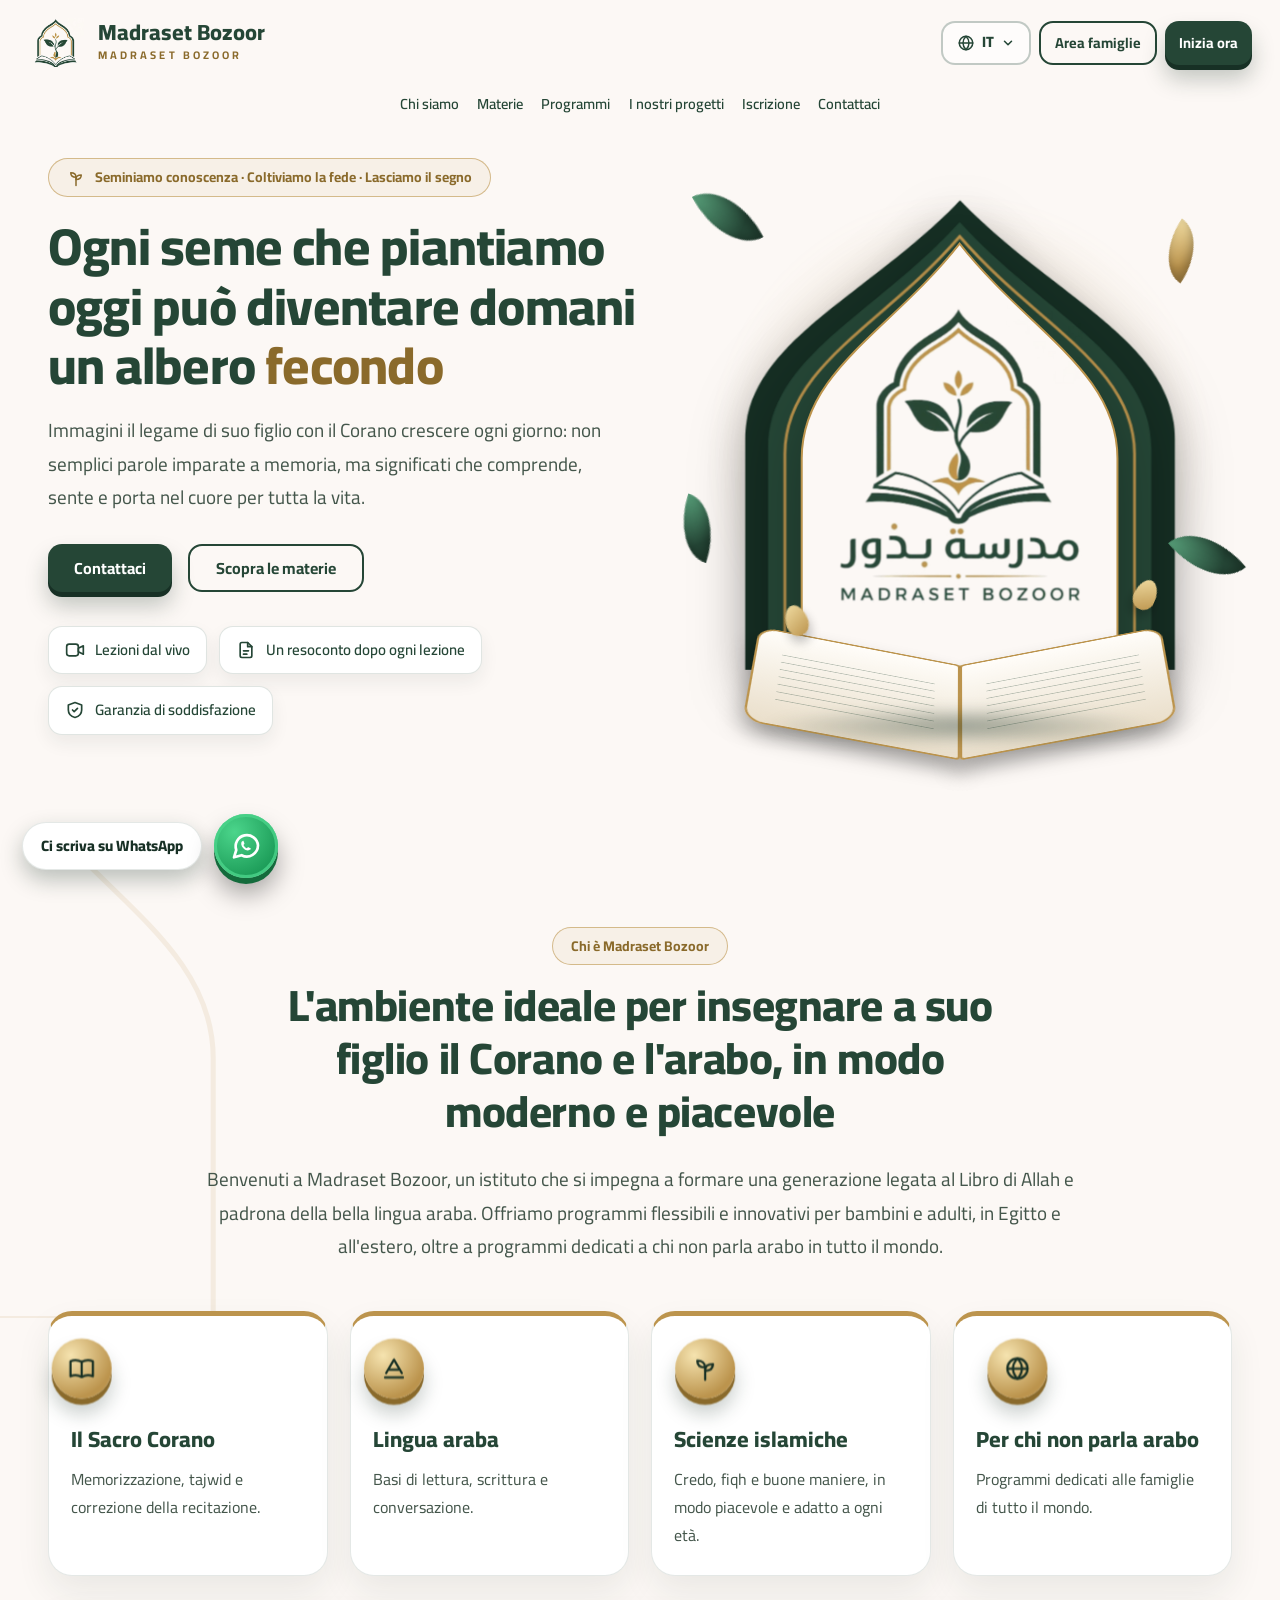
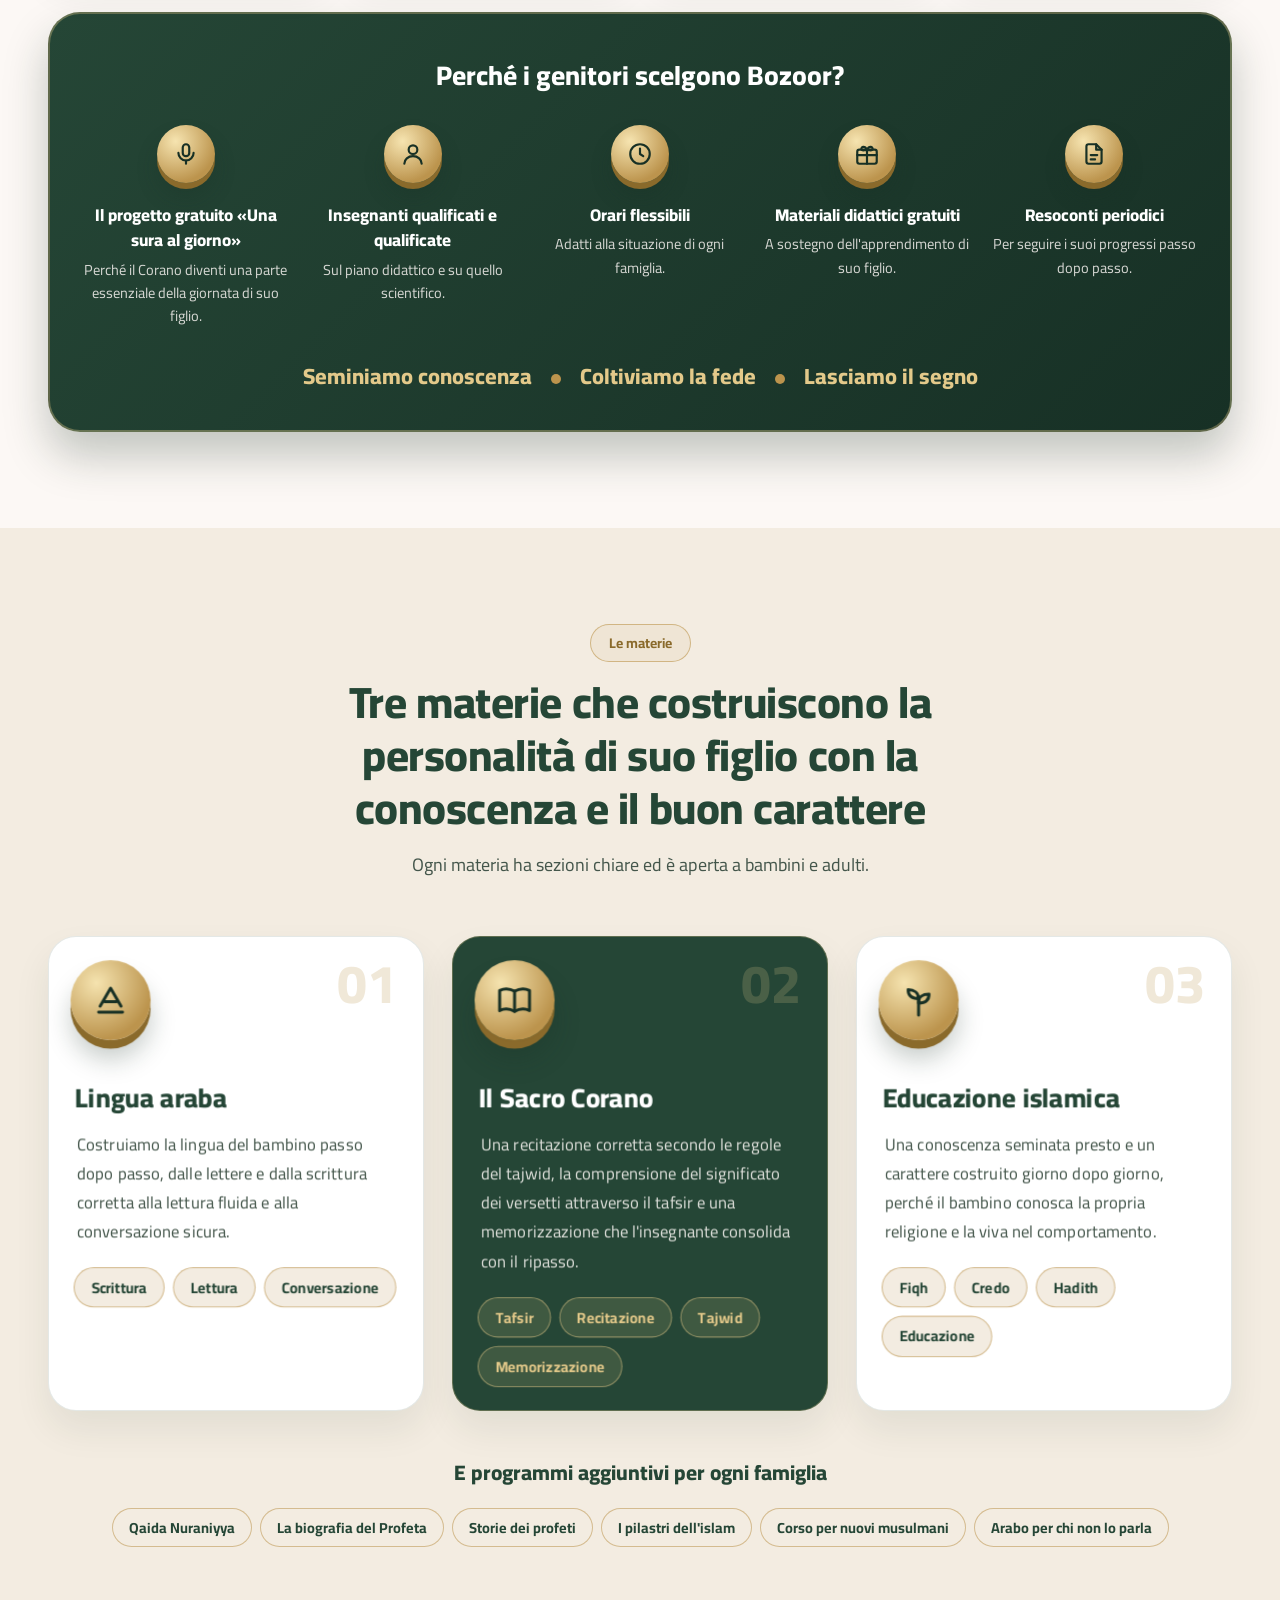
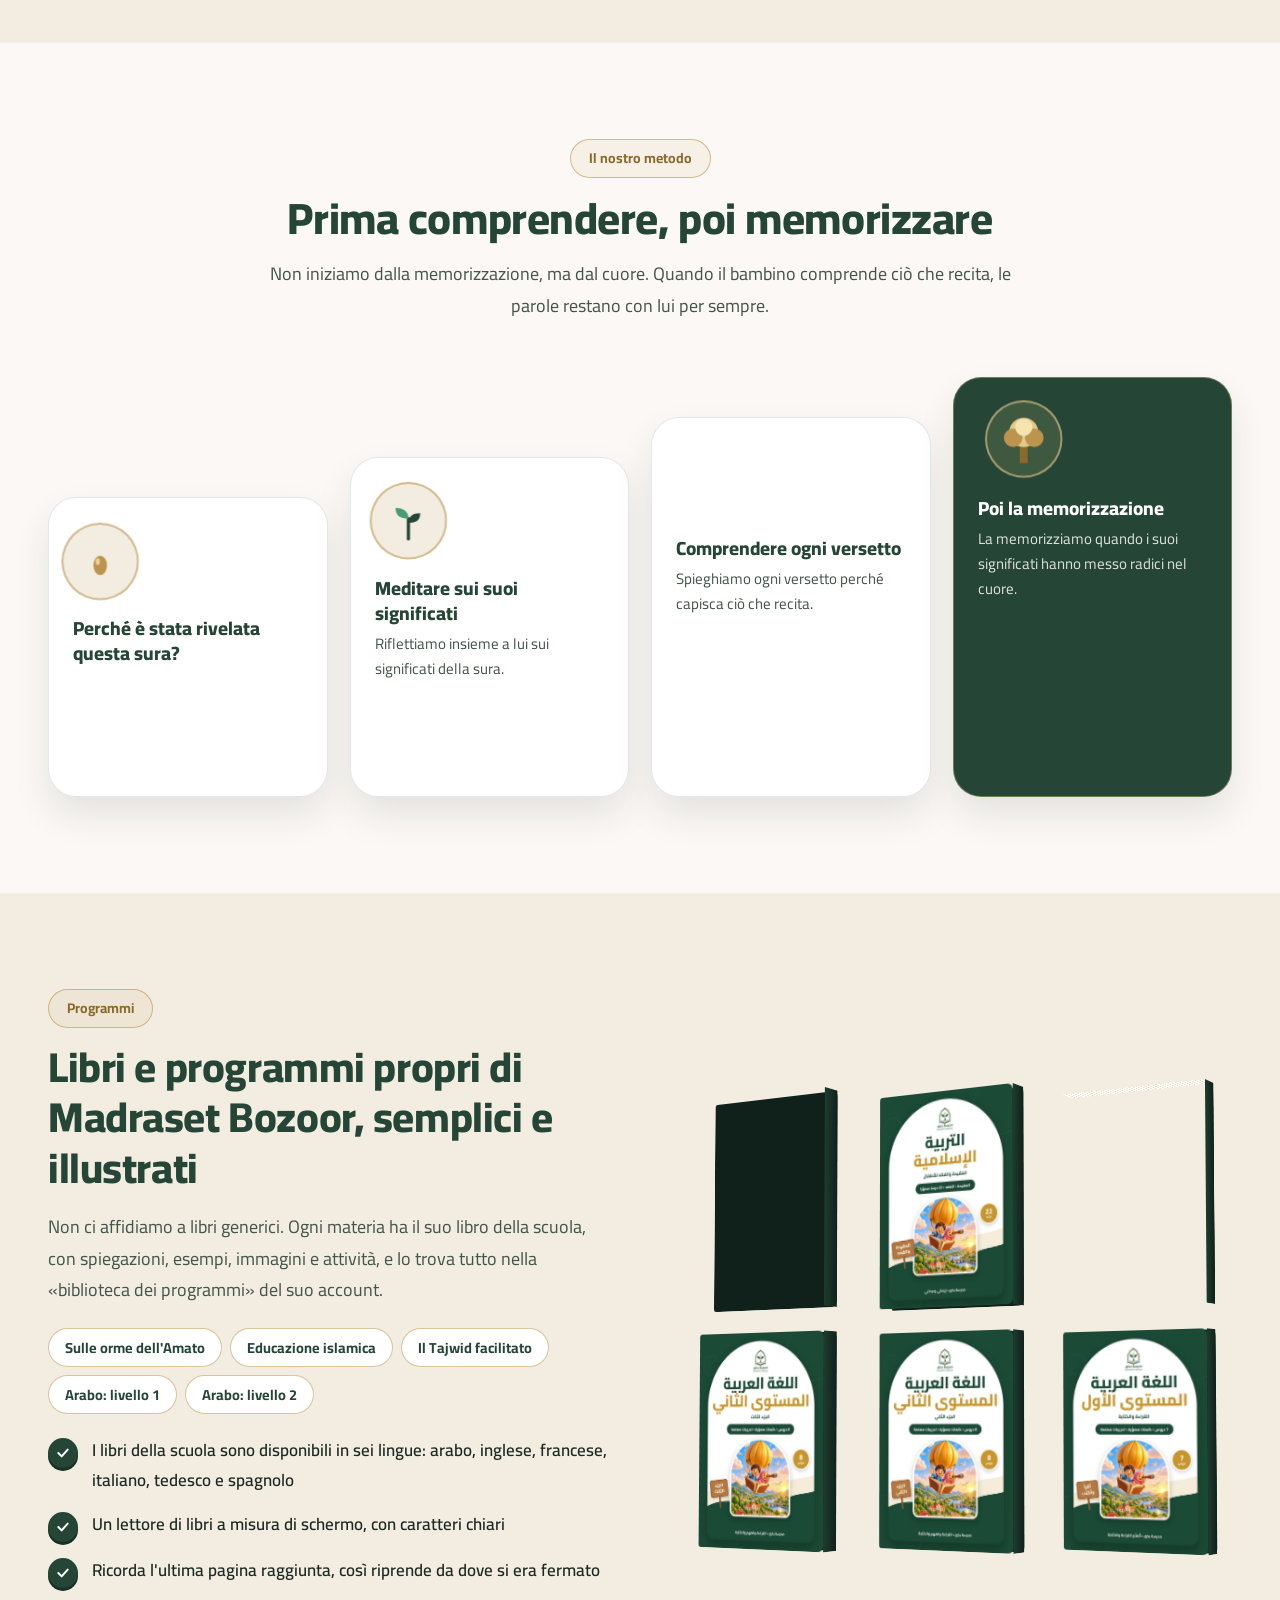
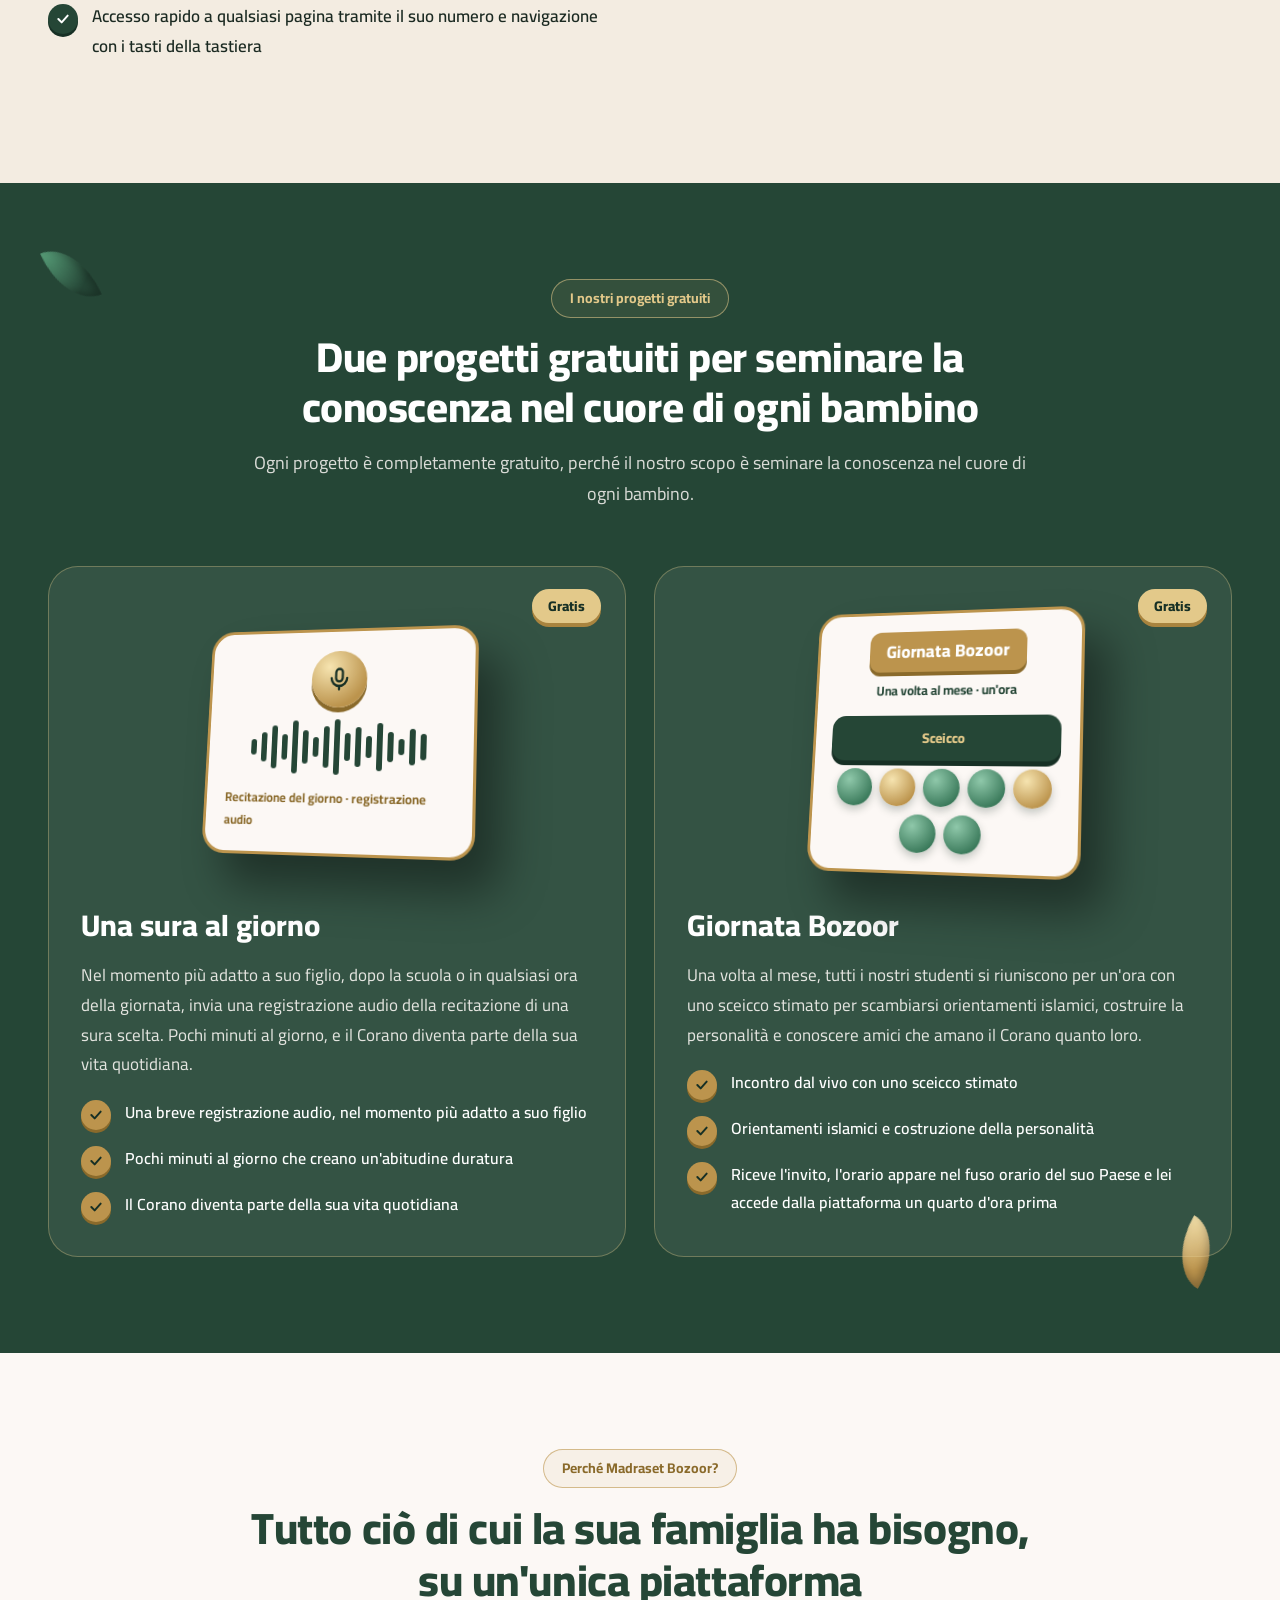
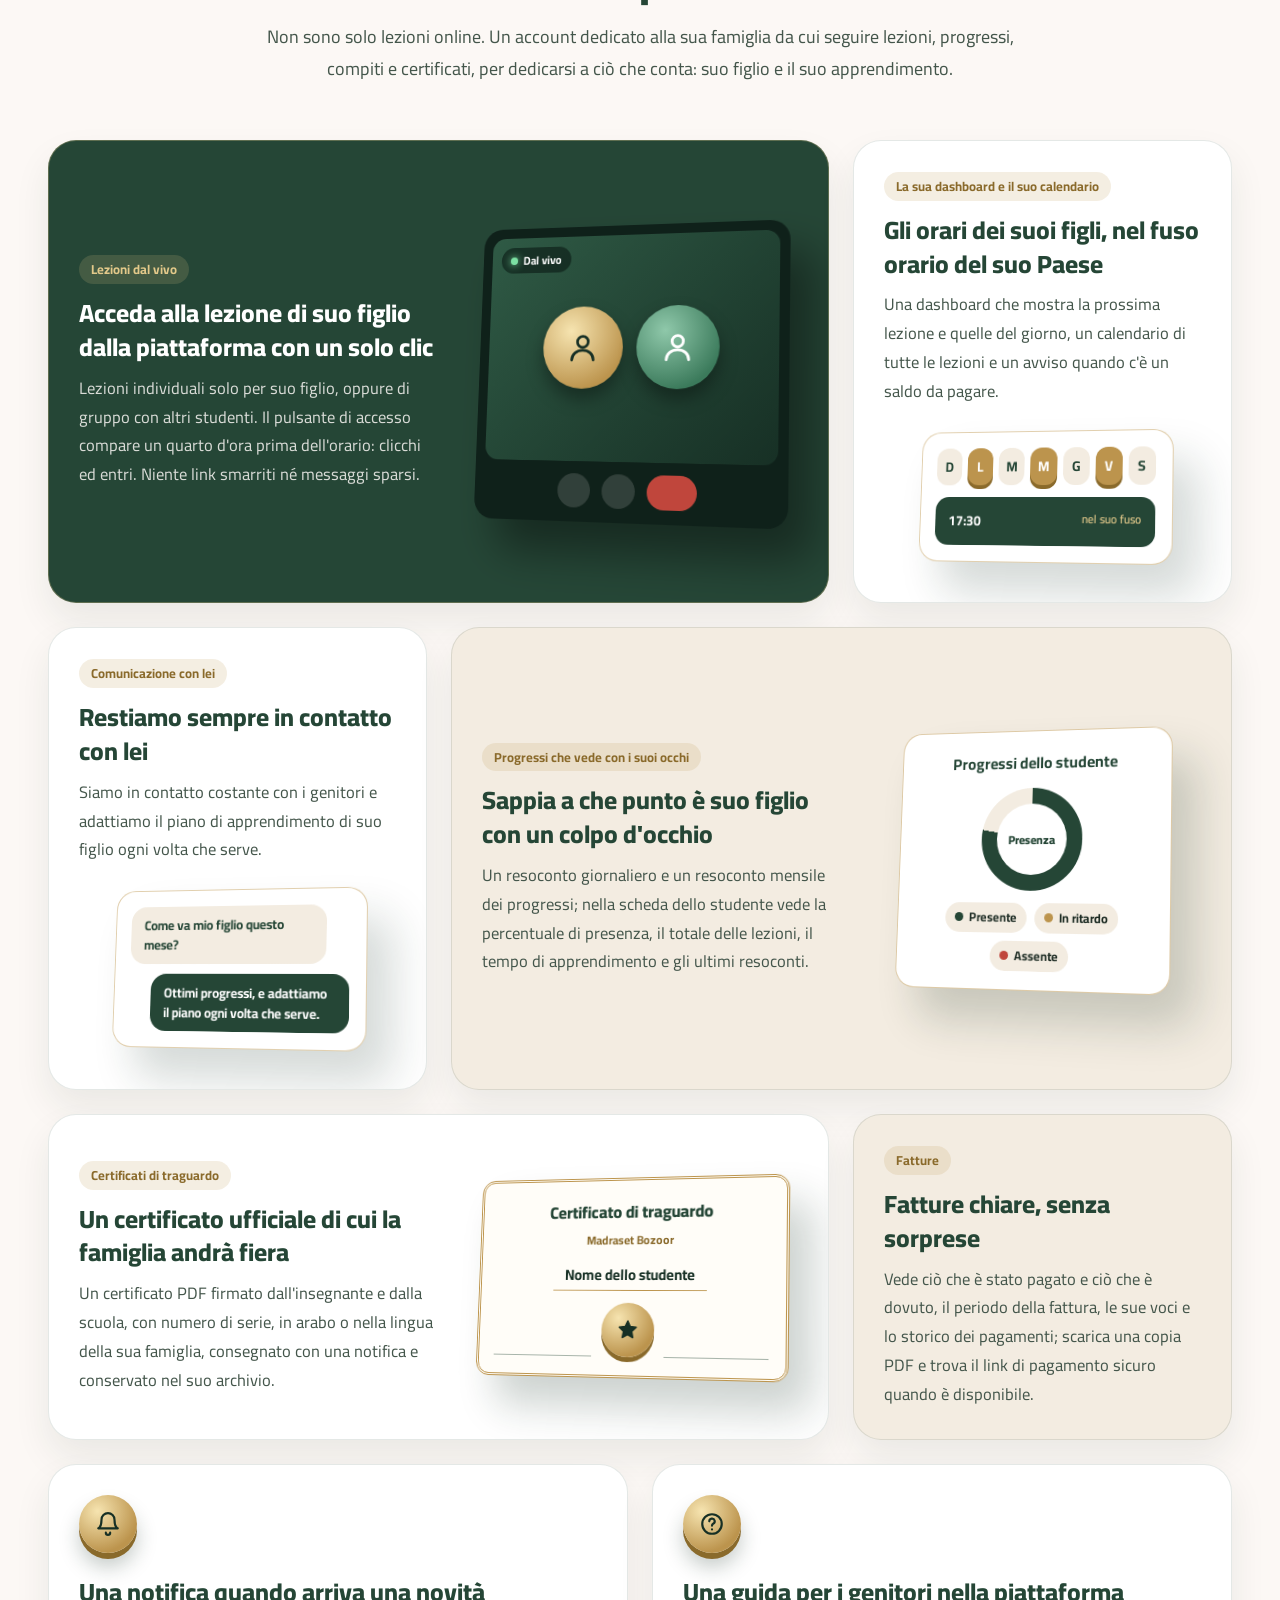
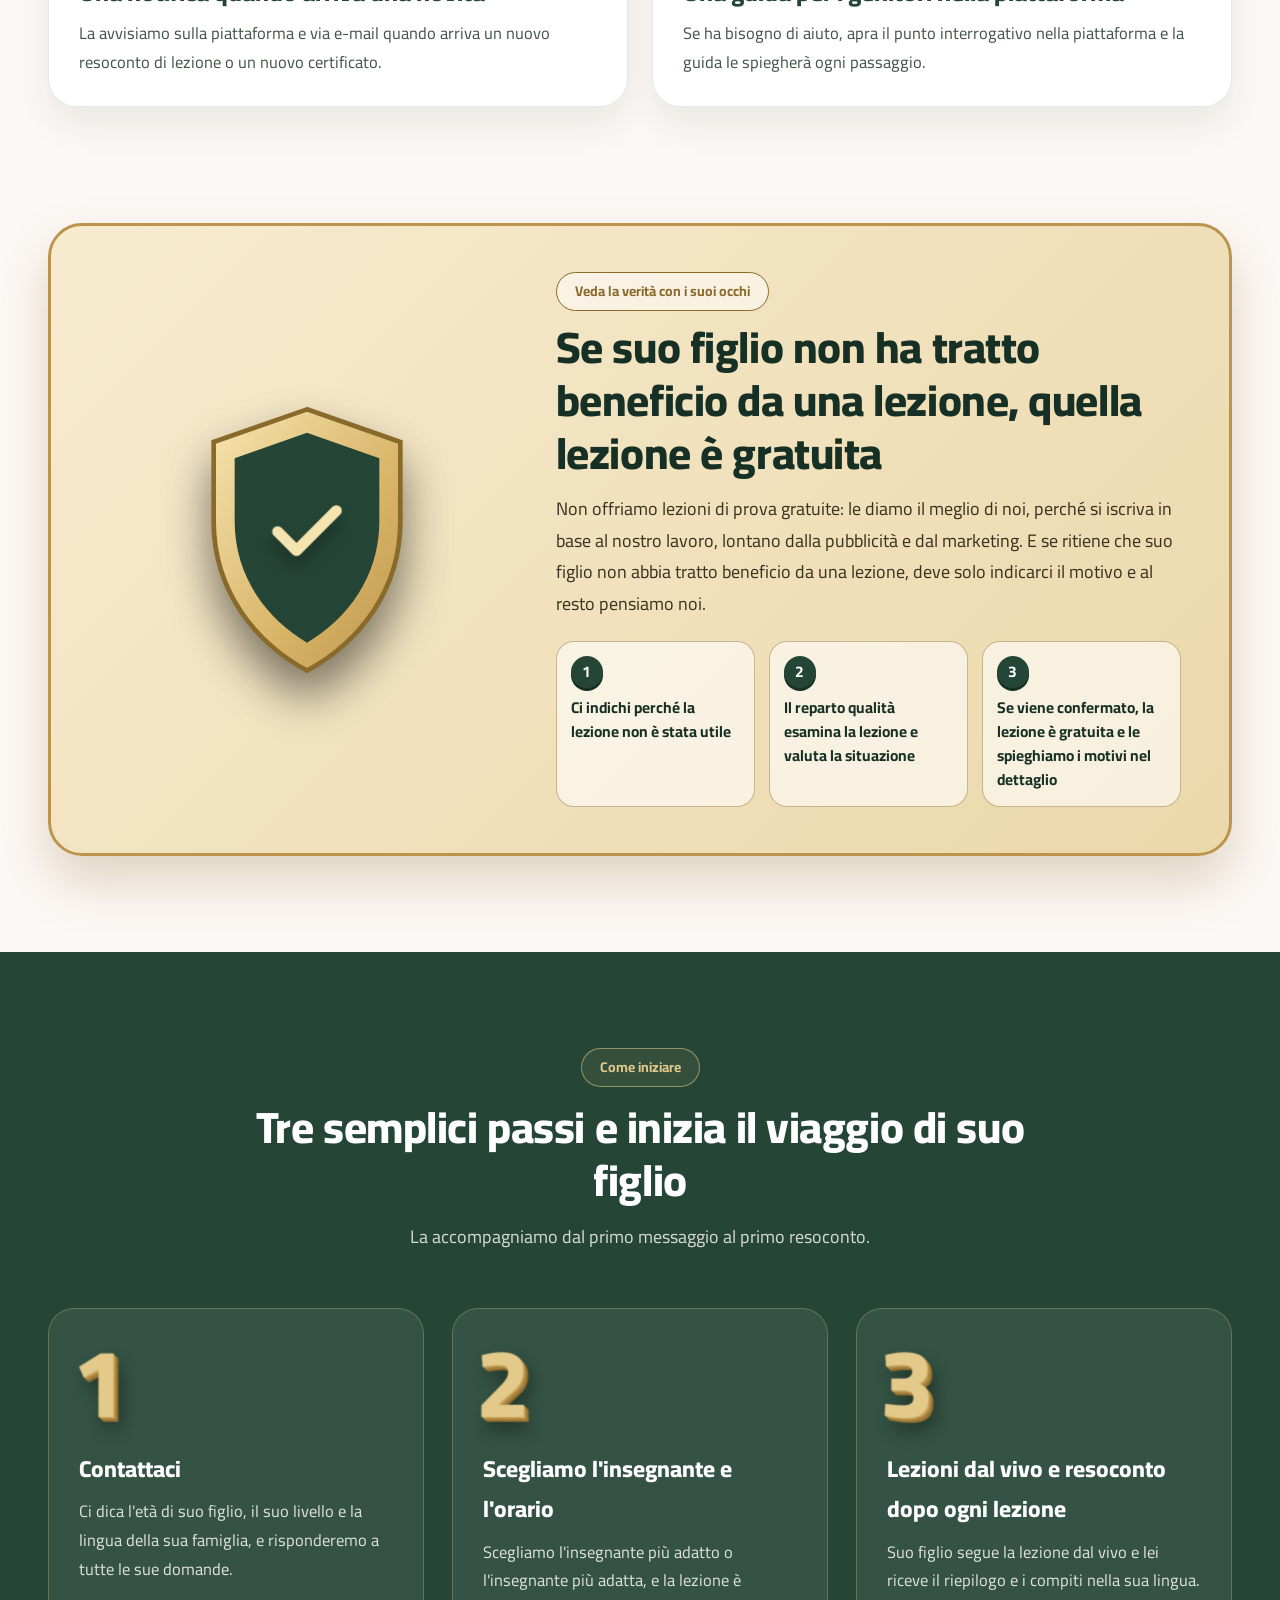
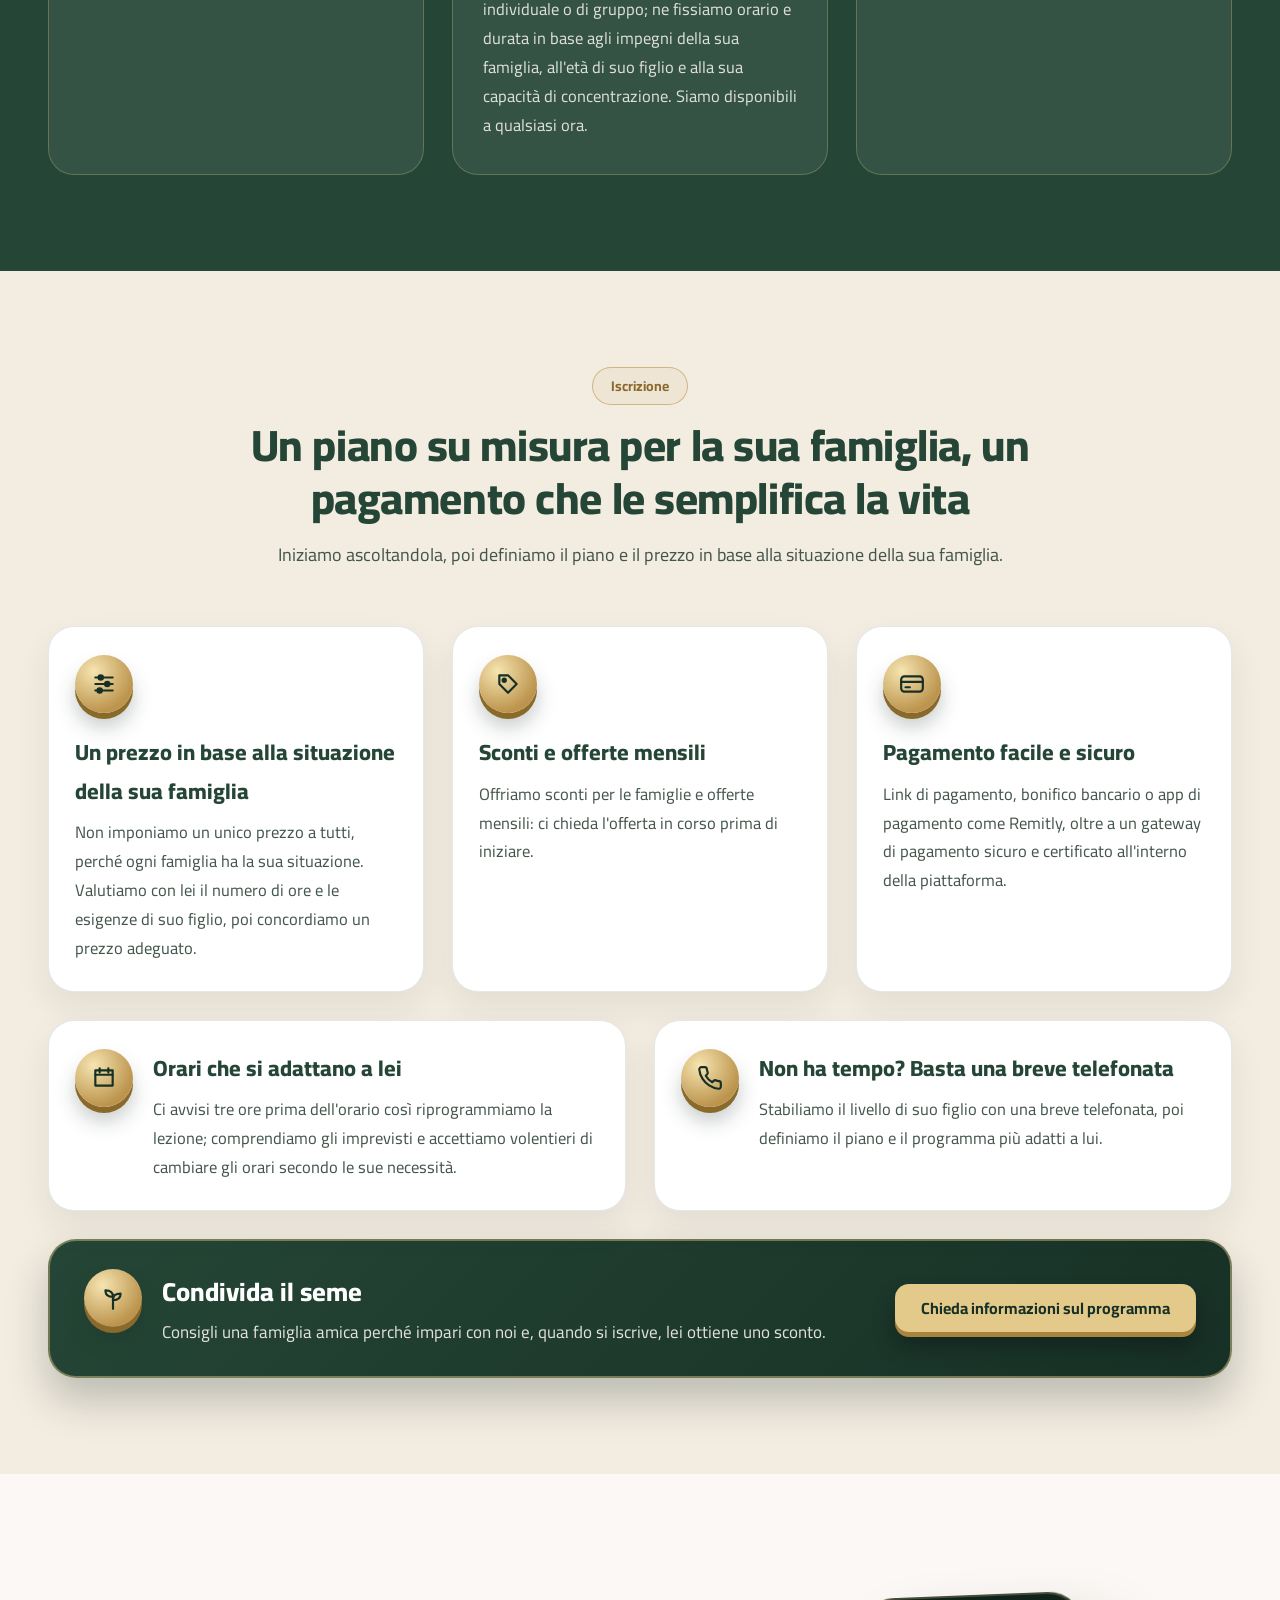
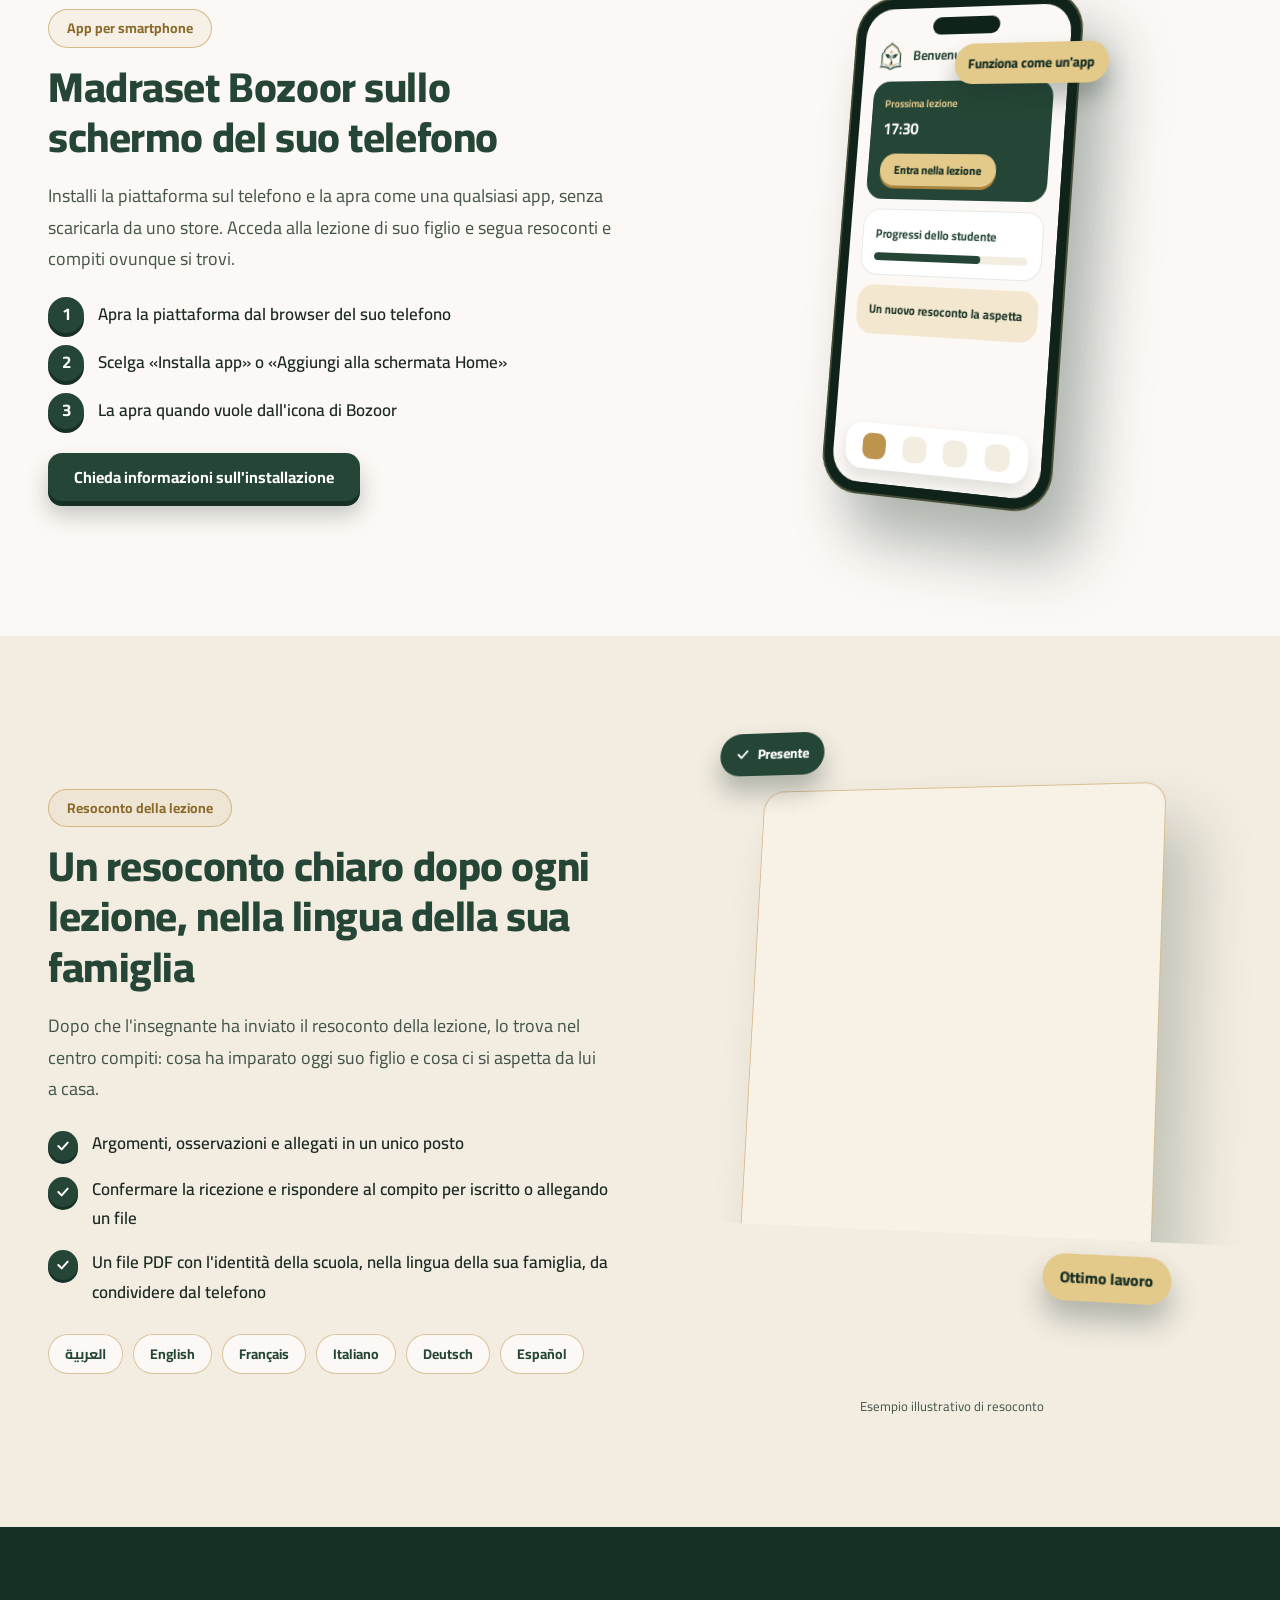
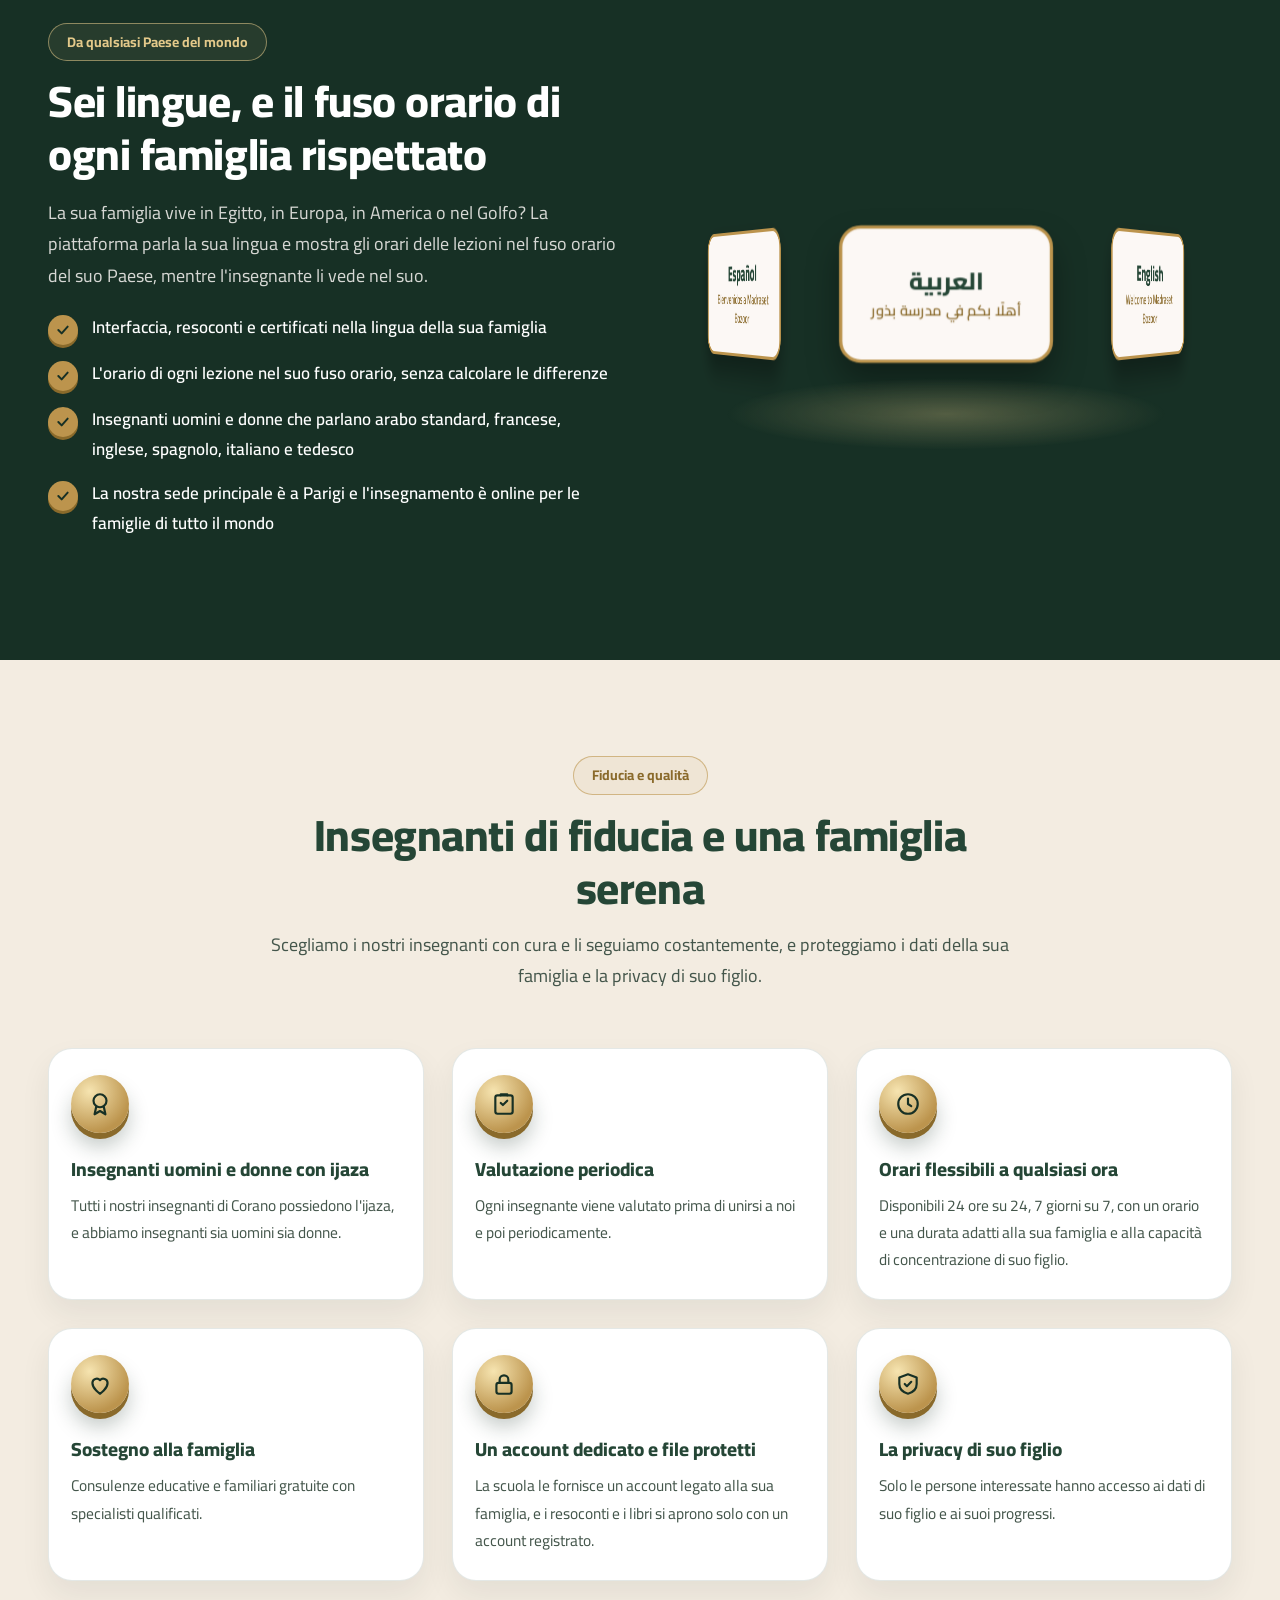
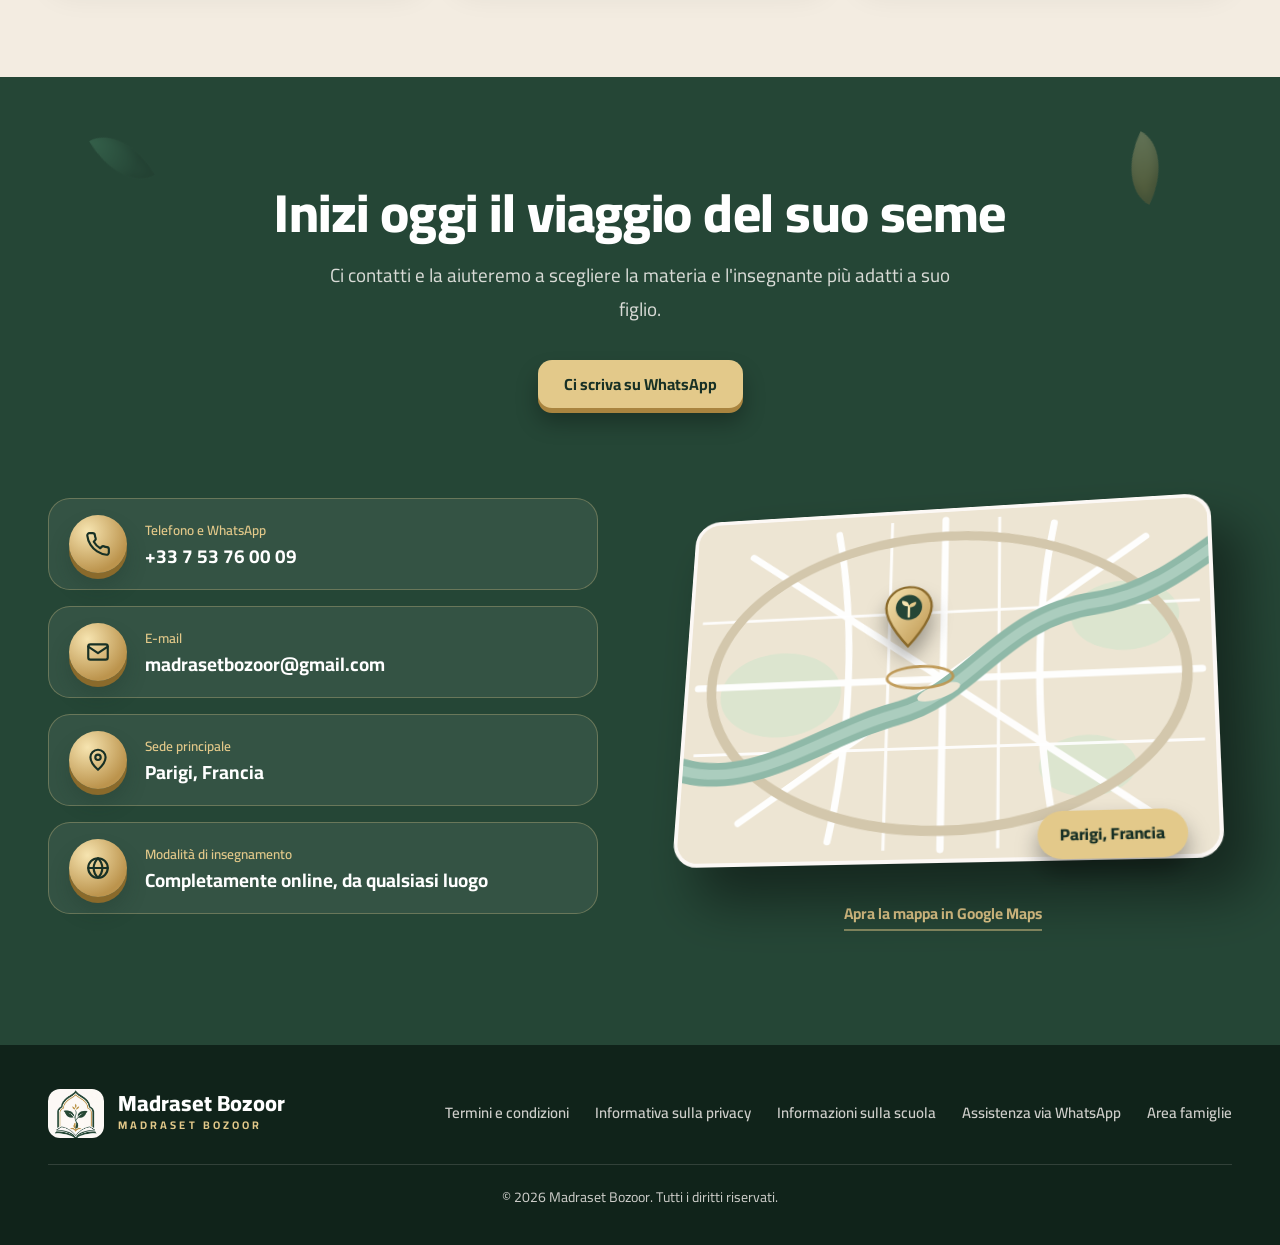
<file: landing/index.it.html>
<!DOCTYPE html>

<html dir="ltr" lang="it">
<head>
<meta charset="utf-8"/>
<meta content="width=device-width,initial-scale=1,viewport-fit=cover" name="viewport"/>
<title>Madraset Bozoor | Imparare Corano e arabo online per bambini</title>
<meta content="Lezioni dal vivo di Corano, tajwid, arabo ed educazione islamica per bambini e adulti. Insegnanti con ijaza, resoconto dopo ogni lezione e garanzia di soddisfazione." name="description"/>
<meta content="#254636" name="theme-color"/>
<link href="https://fonts.googleapis.com" rel="preconnect"/>
<link crossorigin="" href="https://fonts.gstatic.com" rel="preconnect"/>
<link href="https://fonts.googleapis.com/css2?family=Cairo:wght@400;600;700;800&amp;display=swap" rel="stylesheet"/>
<link href="/landing/landing.css" rel="stylesheet"/>
</head>
<body>
<script data-refresh-cookie="false">
(() => {
  const hasRefreshCookie = document.currentScript?.dataset.refreshCookie === "true";
  const isStandalone =
    window.matchMedia?.("(display-mode: standalone)").matches ||
    window.navigator.standalone === true;
  const appModeRequested = new URLSearchParams(window.location.search).has("app");
  if (!appModeRequested && (hasRefreshCookie || isStandalone)) {
    window.location.replace("/?app=1" + window.location.hash);
  }
})();
</script>

<div class="page" dir="ltr">
<header class="wrap">
<div class="nav">
<a aria-label="Madraset Bozoor — Home" class="brand" href="#top">
<span aria-label="Logo di Madraset Bozoor" class="emblem" role="img"></span>
<span><b>Madraset Bozoor</b><small>MADRASET BOZOOR</small></span>
</a>
<nav aria-label="Navigazione principale" class="navlinks">
<a href="#about">Chi siamo</a>
<a href="#subjects">Materie</a>
<a href="#curricula">Programmi</a>
<a href="#projects">I nostri progetti</a>
<a href="#plans">Iscrizione</a>
<a href="#contact">Contattaci</a>
</nav>
<div class="navbtns"><details class="langsw"><summary aria-label="Lingua"><svg width="18" height="18" viewBox="0 0 24 24" fill="none" stroke="currentColor" stroke-width="2" stroke-linecap="round" stroke-linejoin="round" aria-hidden="true"><circle cx="12" cy="12" r="9"/><path d="M3 12h18"/><path d="M12 3c2.7 2.7 4 5.7 4 9s-1.3 6.3-4 9c-2.7-2.7-4-5.7-4-9s1.3-6.3 4-9z"/></svg><span class="code">IT</span><svg class="chev" width="14" height="14" viewBox="0 0 24 24" fill="none" stroke="currentColor" stroke-width="2.6" stroke-linecap="round" stroke-linejoin="round" aria-hidden="true"><path d="m6 9 6 6 6-6"/></svg></summary><ul><li><a href="/?lang=ar" hreflang="ar" lang="ar" data-lang="ar">العربية</a></li><li><a href="/?lang=en" hreflang="en" lang="en" data-lang="en">English</a></li><li><a href="/?lang=fr" hreflang="fr" lang="fr" data-lang="fr">Français</a></li><li><a href="/?lang=it" hreflang="it" lang="it" data-lang="it" aria-current="true">Italiano</a></li><li><a href="/?lang=de" hreflang="de" lang="de" data-lang="de">Deutsch</a></li><li><a href="/?lang=es" hreflang="es" lang="es" data-lang="es">Español</a></li></ul></details>
<a class="btn btn-ghost" href="/login">Area famiglie</a>
<a class="btn btn-primary" href="#contact">Inizia ora</a>
</div>
</div>
</header>
<main id="top">
<section class="hero">
<div class="wrap hero-grid">
<div>
<span class="eyebrow">
<svg aria-hidden="true" fill="none" height="18" stroke="#8A6A2B" stroke-linecap="round" stroke-linejoin="round" stroke-width="2" viewbox="0 0 24 24" width="18"><path d="M12 22V11"></path><path d="M12 11C12 7 9 5 5 5c0 4 2 6 7 6z"></path><path d="M12 13c0-3 2.5-5 7-5 0 4-2.5 6-7 6z"></path></svg>
Seminiamo conoscenza · Coltiviamo la fede · Lasciamo il segno
</span>
<h1>Ogni seme che piantiamo oggi può diventare domani un albero <em>fecondo</em></h1>
<p class="lead">Immagini il legame di suo figlio con il Corano crescere ogni giorno: non semplici parole imparate a memoria, ma significati che comprende, sente e porta nel cuore per tutta la vita.</p>
<div class="cta-row">
<a class="btn btn-primary" href="#contact">Contattaci</a>
<a class="btn btn-ghost" href="#subjects">Scopra le materie</a>
</div>
<div class="chips">
<span class="chip">
<svg aria-hidden="true" fill="none" height="20" stroke="#254636" stroke-linecap="round" stroke-linejoin="round" stroke-width="2" viewbox="0 0 24 24" width="20"><rect height="14" rx="3" width="14" x="2" y="5"></rect><path d="m16 10 6-3v10l-6-3z"></path></svg>
Lezioni dal vivo
</span>
<span class="chip">
<svg aria-hidden="true" fill="none" height="20" stroke="#254636" stroke-linecap="round" stroke-linejoin="round" stroke-width="2" viewbox="0 0 24 24" width="20"><path d="M14 3H7a2 2 0 0 0-2 2v14a2 2 0 0 0 2 2h10a2 2 0 0 0 2-2V8z"></path><path d="M14 3v5h5"></path><path d="M9 13h6M9 17h4"></path></svg>
Un resoconto dopo ogni lezione
</span>
<span class="chip">
<svg aria-hidden="true" fill="none" height="20" stroke="#254636" stroke-linecap="round" stroke-linejoin="round" stroke-width="2" viewbox="0 0 24 24" width="20"><path d="M12 3 4 6v6c0 4.5 3.4 7.700 8 9 4.600-1.300 8-4.500 8-9V6z"></path><path d="m9 12 2 2 4-4"></path></svg>
Garanzia di soddisfazione
</span>
</div>
</div>
<div aria-label="Logo di Madraset Bozoor all&#x27;interno di archi 3D e di un libro aperto" class="scene" dir="ltr" role="img">
<div class="glow"></div>
<div class="stage">
<svg aria-hidden="true" class="layer l0" preserveaspectratio="none" viewbox="0 0 100 128"><path d="M4 128V66C4 40 30 28 50 2c20 26 46 38 46 64v62z" fill="#173025"></path></svg>
<svg aria-hidden="true" class="layer l1" preserveaspectratio="none" viewbox="0 0 100 128"><path d="M4 128V66C4 40 30 28 50 2c20 26 46 38 46 64v62z" fill="#254636"></path></svg>
<svg aria-hidden="true" class="layer l2" preserveaspectratio="none" viewbox="0 0 100 128"><path d="M4 128V66C4 40 30 28 50 2c20 26 46 38 46 64v62z" fill="none" stroke="#BC944D" stroke-width="3" vector-effect="non-scaling-stroke"></path></svg>
<svg aria-hidden="true" class="layer l3" preserveaspectratio="none" viewbox="0 0 100 128"><path d="M4 128V66C4 40 30 28 50 2c20 26 46 38 46 64v62z" fill="#FCF8F5" stroke="#BC944D" stroke-width="2" vector-effect="non-scaling-stroke"></path></svg>
<img alt="Logo di Madraset Bozoor" class="logo3d" src="/landing/img/logo-alpha.webp"/>
<span class="leaf" style="--z:150px;--r:-28deg;left:6%;top:8%"></span>
<span class="leaf gold" style="--z:130px;--r:34deg;right:8%;top:14%;width:32px;height:50px;animation-delay:-2s"></span>
<span class="leaf" style="--z:170px;--r:18deg;left:2%;top:58%;width:34px;height:54px;animation-delay:-4s"></span>
<span class="leaf" style="--z:140px;--r:-40deg;right:3%;top:62%;animation-delay:-1s"></span>
<span class="seed" style="--z:160px;--r:-18deg;left:20%;bottom:20%;animation-delay:-3s"></span>
<span class="seed" style="--z:150px;--r:24deg;right:16%;bottom:24%;animation-delay:-1.5s"></span>
<div aria-hidden="true" class="book"><div class="pg a"></div><div class="pg b"></div></div>
</div>
<div class="floor"></div>
</div>
</div>
</section>
<section class="sec about" id="about">
<svg aria-hidden="true" class="about-arch" viewbox="0 0 100 128"><path d="M4 128V66C4 40 30 28 50 2c20 26 46 38 46 64v62z" fill="none" stroke="#BC944D" stroke-width="1.200"></path></svg>
<div class="wrap">
<div class="sec-head">
<span class="eyebrow">Chi è Madraset Bozoor</span>
<h2>L&#x27;ambiente ideale per insegnare a suo figlio il Corano e l&#x27;arabo, in modo moderno e piacevole</h2>
</div>
<p class="about-lead">Benvenuti a Madraset Bozoor, un istituto che si impegna a formare una generazione legata al Libro di Allah e padrona della bella lingua araba. Offriamo programmi flessibili e innovativi per bambini e adulti, in Egitto e all&#x27;estero, oltre a programmi dedicati a chi non parla arabo in tutto il mondo.</p>
<div class="paths">
<article class="pth"><div aria-hidden="true" class="coin sm"><svg fill="none" height="26" stroke="#173025" stroke-linecap="round" stroke-linejoin="round" stroke-width="2" viewbox="0 0 24 24" width="26"><path d="M2 5.500C5 4 8.500 4 12 6c3.500-2 7-2 10-.5V19c-3-1.500-6.500-1.500-10 .5-3.500-2-7-2-10-.5z"></path><path d="M12 6v13.500"></path></svg></div><h3>Il Sacro Corano</h3><p>Memorizzazione, tajwid e correzione della recitazione.</p></article>
<article class="pth"><div aria-hidden="true" class="coin sm"><svg fill="none" height="26" stroke="#173025" stroke-linecap="round" stroke-linejoin="round" stroke-width="2" viewbox="0 0 24 24" width="26"><path d="M4 20h16"></path><path d="m5 16 7-12 7 12"></path><path d="M8 13h8"></path></svg></div><h3>Lingua araba</h3><p>Basi di lettura, scrittura e conversazione.</p></article>
<article class="pth"><div aria-hidden="true" class="coin sm"><svg fill="none" height="26" stroke="#173025" stroke-linecap="round" stroke-linejoin="round" stroke-width="2" viewbox="0 0 24 24" width="26"><path d="M12 22V11"></path><path d="M12 11C12 7 9 5 5 5c0 4 2 6 7 6z"></path><path d="M12 13c0-3 2.500-5 7-5 0 4-2.500 6-7 6z"></path></svg></div><h3>Scienze islamiche</h3><p>Credo, fiqh e buone maniere, in modo piacevole e adatto a ogni età.</p></article>
<article class="pth"><div aria-hidden="true" class="coin sm"><svg fill="none" height="26" stroke="#173025" stroke-linecap="round" stroke-linejoin="round" stroke-width="2" viewbox="0 0 24 24" width="26"><circle cx="12" cy="12" r="9"></circle><path d="M3 12h18"></path><path d="M12 3c2.700 2.700 4 5.700 4 9s-1.300 6.300-4 9c-2.700-2.700-4-5.700-4-9s1.300-6.300 4-9z"></path></svg></div><h3>Per chi non parla arabo</h3><p>Programmi dedicati alle famiglie di tutto il mondo.</p></article>
</div>
<div class="whyband">
<h3>Perché i genitori scelgono Bozoor?</h3>
<div class="why5">
<div class="wy"><div aria-hidden="true" class="coin sm"><svg fill="none" height="26" stroke="#173025" stroke-linecap="round" stroke-linejoin="round" stroke-width="2" viewbox="0 0 24 24" width="26"><rect height="11" rx="3" width="6" x="9" y="3"></rect><path d="M5 11a7 7 0 0 0 14 0"></path><path d="M12 18v3"></path></svg></div><b>Il progetto gratuito «Una sura al giorno»</b><span>Perché il Corano diventi una parte essenziale della giornata di suo figlio.</span></div>
<div class="wy"><div aria-hidden="true" class="coin sm"><svg fill="none" height="26" stroke="#173025" stroke-linecap="round" stroke-linejoin="round" stroke-width="2" viewbox="0 0 24 24" width="26"><circle cx="12" cy="8" r="4"></circle><path d="M4 21c0-4 3.500-7 8-7s8 3 8 7"></path></svg></div><b>Insegnanti qualificati e qualificate</b><span>Sul piano didattico e su quello scientifico.</span></div>
<div class="wy"><div aria-hidden="true" class="coin sm"><svg fill="none" height="26" stroke="#173025" stroke-linecap="round" stroke-linejoin="round" stroke-width="2" viewbox="0 0 24 24" width="26"><circle cx="12" cy="12" r="9"></circle><path d="M12 7v5l3 2"></path></svg></div><b>Orari flessibili</b><span>Adatti alla situazione di ogni famiglia.</span></div>
<div class="wy"><div aria-hidden="true" class="coin sm"><svg fill="none" height="26" stroke="#173025" stroke-linecap="round" stroke-linejoin="round" stroke-width="2" viewbox="0 0 24 24" width="26"><rect height="13" rx="2" width="18" x="3" y="8"></rect><path d="M12 8v13"></path><path d="M3 13h18"></path><path d="M12 8c-2-4-6-3-5 0 .5 1.500 5 0 5 0zM12 8c2-4 6-3 5 0-.5 1.500-5 0-5 0z"></path></svg></div><b>Materiali didattici gratuiti</b><span>A sostegno dell&#x27;apprendimento di suo figlio.</span></div>
<div class="wy"><div aria-hidden="true" class="coin sm"><svg fill="none" height="26" stroke="#173025" stroke-linecap="round" stroke-linejoin="round" stroke-width="2" viewbox="0 0 24 24" width="26"> <path d="M14 3H7a2 2 0 0 0-2 2v14a2 2 0 0 0 2 2h10a2 2 0 0 0 2-2V8z"></path><path d="M14 3v5h5"></path><path d="M9 13h6M9 17h4"></path></svg></div><b>Resoconti periodici</b><span>Per seguire i suoi progressi passo dopo passo.</span></div>
</div>
<p class="motto">Seminiamo conoscenza <i></i> Coltiviamo la fede <i></i> Lasciamo il segno</p>
</div>
</div>
</section>
<section class="sec" id="subjects" style="background:var(--cream-2)">
<div class="wrap">
<div class="sec-head">
<span class="eyebrow">Le materie</span>
<h2>Tre materie che costruiscono la personalità di suo figlio con la conoscenza e il buon carattere</h2>
<p>Ogni materia ha sezioni chiare ed è aperta a bambini e adulti.</p>
</div>
<div class="grid3">
<article class="subj">
<span aria-hidden="true" class="no">01</span>
<div aria-hidden="true" class="coin"><svg fill="none" height="34" stroke="#173025" stroke-linecap="round" stroke-linejoin="round" stroke-width="2" viewbox="0 0 24 24" width="34"><path d="M4 20h16"></path><path d="m5 16 7-12 7 12"></path><path d="M8 13h8"></path></svg></div>
<h3>Lingua araba</h3>
<p>Costruiamo la lingua del bambino passo dopo passo, dalle lettere e dalla scrittura corretta alla lettura fluida e alla conversazione sicura.</p>
<div class="pills"><span class="pill">Scrittura</span><span class="pill">Lettura</span><span class="pill">Conversazione</span></div>
</article>
<article class="subj dark">
<span aria-hidden="true" class="no">02</span>
<div aria-hidden="true" class="coin"><svg fill="none" height="34" stroke="#173025" stroke-linecap="round" stroke-linejoin="round" stroke-width="2" viewbox="0 0 24 24" width="34"><path d="M2 5.500C5 4 8.500 4 12 6c3.500-2 7-2 10-.5V19c-3-1.500-6.500-1.500-10 .5-3.500-2-7-2-10-.5z"></path><path d="M12 6v13.500"></path></svg></div>
<h3>Il Sacro Corano</h3>
<p>Una recitazione corretta secondo le regole del tajwid, la comprensione del significato dei versetti attraverso il tafsir e una memorizzazione che l&#x27;insegnante consolida con il ripasso.</p>
<div class="pills"><span class="pill">Tafsir</span><span class="pill">Recitazione</span><span class="pill">Tajwid</span><span class="pill">Memorizzazione</span></div>
</article>
<article class="subj">
<span aria-hidden="true" class="no">03</span>
<div aria-hidden="true" class="coin"><svg fill="none" height="34" stroke="#173025" stroke-linecap="round" stroke-linejoin="round" stroke-width="2" viewbox="0 0 24 24" width="34"><path d="M12 22V11"></path><path d="M12 11C12 7 9 5 5 5c0 4 2 6 7 6z"></path><path d="M12 13c0-3 2.500-5 7-5 0 4-2.500 6-7 6z"></path></svg></div>
<h3>Educazione islamica</h3>
<p>Una conoscenza seminata presto e un carattere costruito giorno dopo giorno, perché il bambino conosca la propria religione e la viva nel comportamento.</p>
<div class="pills"><span class="pill">Fiqh</span><span class="pill">Credo</span><span class="pill">Hadith</span><span class="pill">Educazione</span></div>
</article>
</div>
<div class="extras">
<b>E programmi aggiuntivi per ogni famiglia</b>
<div class="pills c"><span class="pill">Qaida Nuraniyya</span><span class="pill">La biografia del Profeta</span><span class="pill">Storie dei profeti</span><span class="pill">I pilastri dell&#x27;islam</span><span class="pill">Corso per nuovi musulmani</span><span class="pill">Arabo per chi non lo parla</span></div>
</div>
</div>
</section>
<section class="sec grow" id="method">
<div class="wrap">
<div class="sec-head">
<span class="eyebrow">Il nostro metodo</span>
<h2>Prima comprendere, poi memorizzare</h2>
<p>Non iniziamo dalla memorizzazione, ma dal cuore. Quando il bambino comprende ciò che recita, le parole restano con lui per sempre.</p>
</div>
<div class="stairs">
<article class="st s1"><span class="sti"><svg aria-hidden="true" height="38" viewbox="0 0 40 40" width="38"><ellipse cx="20" cy="24" fill="#BC944D" rx="7" ry="10"></ellipse><ellipse cx="17.500" cy="20" fill="#F6E4B0" opacity=".8" rx="2.200" ry="3.500"></ellipse></svg></span><h3>Perché è stata rivelata questa sura?</h3><p>Iniziamo dalla storia della sura e dalla causa della sua rivelazione.</p></article>
<article class="st s2"><span class="sti"><svg aria-hidden="true" height="42" viewbox="0 0 40 40" width="42"><path d="M20 37V18" stroke="#254636" stroke-linecap="round" stroke-width="3"></path><path d="M20 18C20 11 15 8 8 8c0 7 4 10 12 10z" fill="#4C9A74"></path><path d="M20 22c0-6 4-9 11-9 0 7-4 9-11 9z" fill="#254636"></path></svg></span><h3>Meditare sui suoi significati</h3><p>Riflettiamo insieme a lui sui significati della sura.</p></article>
<article class="st s3"><span class="sti"><svg aria-hidden="true" height="46" viewbox="0 0 40 40" width="46"><path d="M20 38V12" stroke="#254636" stroke-linecap="round" stroke-width="3"></path><path d="M20 22C20 15 14 12 6 12c0 8 5 10 14 10z" fill="#4C9A74"></path><path d="M20 26c0-7 5-10 13-10 0 8-5 10-13 10z" fill="#254636"></path><path d="M20 12C20 7 17 4 12 3c0 5 2 8 8 9z" fill="#BC944D"></path><path d="M20 12c0-4 3-7 8-8 0 5-2 8-8 8z" fill="#E3C98A"></path></svg></span><h3>Comprendere ogni versetto</h3><p>Spieghiamo ogni versetto perché capisca ciò che recita.</p></article>
<article class="st s4"><span class="sti"><svg aria-hidden="true" height="52" viewbox="0 0 40 40" width="52"><path d="M17 38V24h6v14z" fill="#8A6A2B"></path><circle cx="20" cy="15" fill="#E3C98A" r="11"></circle><circle cx="12" cy="19" fill="#BC944D" r="7"></circle><circle cx="28" cy="19" fill="#BC944D" r="7"></circle><circle cx="20" cy="11" fill="#F6E4B0" r="6.500"></circle></svg></span><h3>Poi la memorizzazione</h3><p>La memorizziamo quando i suoi significati hanno messo radici nel cuore.</p></article>
</div>
</div>
</section>
<section class="sec cur" id="curricula" style="background:var(--cream-2)">
<div class="wrap cur-grid">
<div>
<span class="eyebrow">Programmi</span>
<h2>Libri e programmi propri di Madraset Bozoor, semplici e illustrati</h2>
<p class="lead">Non ci affidiamo a libri generici. Ogni materia ha il suo libro della scuola, con spiegazioni, esempi, immagini e attività, e lo trova tutto nella «biblioteca dei programmi» del suo account.</p>
<div class="pills books">
<span class="pill">Sulle orme dell&#x27;Amato</span><span class="pill">Educazione islamica</span><span class="pill">Il Tajwid facilitato</span><span class="pill">Arabo: livello 1</span><span class="pill">Arabo: livello 2</span>
</div>
<ul class="checks">
<li><span class="tick"><svg aria-hidden="true" fill="none" height="16" stroke="#fff" stroke-linecap="round" stroke-linejoin="round" stroke-width="3" viewbox="0 0 24 24" width="16"><path d="m5 12 5 5 9-10"></path></svg></span>I libri della scuola sono disponibili in sei lingue: arabo, inglese, francese, italiano, tedesco e spagnolo</li>
<li><span class="tick"><svg aria-hidden="true" fill="none" height="16" stroke="#fff" stroke-linecap="round" stroke-linejoin="round" stroke-width="3" viewbox="0 0 24 24" width="16"><path d="m5 12 5 5 9-10"></path></svg></span>Un lettore di libri a misura di schermo, con caratteri chiari</li>
<li><span class="tick"><svg aria-hidden="true" fill="none" height="16" stroke="#fff" stroke-linecap="round" stroke-linejoin="round" stroke-width="3" viewbox="0 0 24 24" width="16"><path d="m5 12 5 5 9-10"></path></svg></span>Ricorda l&#x27;ultima pagina raggiunta, così riprende da dove si era fermato</li>
<li><span class="tick"><svg aria-hidden="true" fill="none" height="16" stroke="#fff" stroke-linecap="round" stroke-linejoin="round" stroke-width="3" viewbox="0 0 24 24" width="16"><path d="m5 12 5 5 9-10"></path></svg></span>Accesso rapido a qualsiasi pagina tramite il suo numero e navigazione con i tasti della tastiera</li>
</ul>
</div>
<div class="fan-wrap">
<div aria-label="Copertine dei libri di Madraset Bozoor" class="shelf-wrap" role="img">
<div class="shelf">
<div class="bx" style="--x:364px;--y:10px;--d:0"><div class="bxi"><img alt="Copertina del libro Sulle orme dell&#x27;Amato" class="fr" loading="lazy" src="/landing/img/cover-footsteps.jpg"/><span class="rt"></span><span class="tp"></span><span class="bkb"></span></div></div><div class="bx" style="--x:182px;--y:10px;--d:1"><div class="bxi"><img alt="Copertina del libro Educazione islamica" class="fr" loading="lazy" src="/landing/img/cover-islamic.jpg"/><span class="rt"></span><span class="tp"></span><span class="bkb"></span></div></div><div class="bx" style="--x:0px;--y:10px;--d:2"><div class="bxi"><img alt="Copertina del libro Il Tajwid facilitato" class="fr" loading="lazy" src="/landing/img/cover-tajwid.jpg"/><span class="rt"></span><span class="tp"></span><span class="bkb"></span></div></div><div class="bx" style="--x:364px;--y:246px;--d:3"><div class="bxi"><img alt="Copertina del libro Lingua araba, livello 1" class="fr" loading="lazy" src="/landing/img/cover-arabic-1.jpg"/><span class="rt"></span><span class="tp"></span><span class="bkb"></span></div></div><div class="bx" style="--x:182px;--y:246px;--d:4"><div class="bxi"><img alt="Copertina del libro Lingua araba, livello 2, parte 2" class="fr" loading="lazy" src="/landing/img/cover-arabic-2-part-2.jpg"/><span class="rt"></span><span class="tp"></span><span class="bkb"></span></div></div><div class="bx" style="--x:0px;--y:246px;--d:5"><div class="bxi"><img alt="Copertina del libro Lingua araba, livello 2, parte 3" class="fr" loading="lazy" src="/landing/img/cover-arabic-2-part-3.jpg"/><span class="rt"></span><span class="tp"></span><span class="bkb"></span></div></div>
</div>
</div>
</div>
</div>
</section>
<section class="sec surah" id="projects">
<span class="leaf" style="position:absolute;--z:0px;--r:-24deg;left:4%;top:60px"></span>
<span class="leaf gold" style="position:absolute;--z:0px;--r:30deg;right:5%;bottom:70px;animation-delay:-3s"></span>
<div class="wrap">
<div class="sec-head">
<span class="eyebrow">I nostri progetti gratuiti</span>
<h2>Due progetti gratuiti per seminare la conoscenza nel cuore di ogni bambino</h2>
<p>Ogni progetto è completamente gratuito, perché il nostro scopo è seminare la conoscenza nel cuore di ogni bambino.</p>
</div>
<div class="proj-grid">
<article class="proj">
<span class="free">Gratis</span>
<div aria-hidden="true" class="proj-vis">
<div class="rec">
<span class="micc"><svg fill="none" height="28" stroke="#173025" stroke-linecap="round" stroke-linejoin="round" stroke-width="2" viewbox="0 0 24 24" width="28"><rect height="11" rx="3" width="6" x="9" y="3"></rect><path d="M5 11a7 7 0 0 0 14 0"></path><path d="M12 18v3"></path></svg></span>
<div class="wave"><i style="--h:30%;--d:0.1"></i><i style="--h:55%;--d:0.4"></i><i style="--h:80%;--d:0.7"></i><i style="--h:45%;--d:0.2"></i><i style="--h:95%;--d:0.9"></i><i style="--h:60%;--d:0.5"></i><i style="--h:35%;--d:0.3"></i><i style="--h:75%;--d:0.8"></i><i style="--h:100%;--d:0.6"></i><i style="--h:50%;--d:0.1"></i><i style="--h:70%;--d:0.4"></i><i style="--h:40%;--d:0.9"></i><i style="--h:85%;--d:0.2"></i><i style="--h:55%;--d:0.7"></i><i style="--h:30%;--d:0.5"></i><i style="--h:65%;--d:0.3"></i><i style="--h:45%;--d:0.8"></i></div>
<small>Recitazione del giorno · registrazione audio</small>
</div>
</div>
<h3>Una sura al giorno</h3>
<p>Nel momento più adatto a suo figlio, dopo la scuola o in qualsiasi ora della giornata, invia una registrazione audio della recitazione di una sura scelta. Pochi minuti al giorno, e il Corano diventa parte della sua vita quotidiana.</p>
<ul class="checks">
<li><span class="tick"><svg aria-hidden="true" fill="none" height="16" stroke="#173025" stroke-linecap="round" stroke-linejoin="round" stroke-width="3" viewbox="0 0 24 24" width="16"><path d="m5 12 5 5 9-10"></path></svg></span>Una breve registrazione audio, nel momento più adatto a suo figlio</li>
<li><span class="tick"><svg aria-hidden="true" fill="none" height="16" stroke="#173025" stroke-linecap="round" stroke-linejoin="round" stroke-width="3" viewbox="0 0 24 24" width="16"><path d="m5 12 5 5 9-10"></path></svg></span>Pochi minuti al giorno che creano un&#x27;abitudine duratura</li>
<li><span class="tick"><svg aria-hidden="true" fill="none" height="16" stroke="#173025" stroke-linecap="round" stroke-linejoin="round" stroke-width="3" viewbox="0 0 24 24" width="16"><path d="m5 12 5 5 9-10"></path></svg></span>Il Corano diventa parte della sua vita quotidiana</li>
</ul>
</article>
<article class="proj">
<span class="free">Gratis</span>
<div aria-hidden="true" class="proj-vis">
<div class="cal">
<div class="calh"><b>Giornata Bozoor</b><small>Una volta al mese · un&#x27;ora</small></div>
<div class="gath"><i class="sh" data-label="Sceicco"></i><i></i><i></i><i></i><i></i><i></i><i></i><i></i></div>
</div>
</div>
<h3>Giornata Bozoor</h3>
<p>Una volta al mese, tutti i nostri studenti si riuniscono per un&#x27;ora con uno sceicco stimato per scambiarsi orientamenti islamici, costruire la personalità e conoscere amici che amano il Corano quanto loro.</p>
<ul class="checks">
<li><span class="tick"><svg aria-hidden="true" fill="none" height="16" stroke="#173025" stroke-linecap="round" stroke-linejoin="round" stroke-width="3" viewbox="0 0 24 24" width="16"><path d="m5 12 5 5 9-10"></path></svg></span>Incontro dal vivo con uno sceicco stimato</li>
<li><span class="tick"><svg aria-hidden="true" fill="none" height="16" stroke="#173025" stroke-linecap="round" stroke-linejoin="round" stroke-width="3" viewbox="0 0 24 24" width="16"><path d="m5 12 5 5 9-10"></path></svg></span>Orientamenti islamici e costruzione della personalità</li>
<li><span class="tick"><svg aria-hidden="true" fill="none" height="16" stroke="#173025" stroke-linecap="round" stroke-linejoin="round" stroke-width="3" viewbox="0 0 24 24" width="16"><path d="m5 12 5 5 9-10"></path></svg></span>Riceve l&#x27;invito, l&#x27;orario appare nel fuso orario del suo Paese e lei accede dalla piattaforma un quarto d&#x27;ora prima</li>
</ul>
</article>
</div>
</div>
</section>
<section class="sec" id="features">
<div class="wrap">
<div class="sec-head">
<span class="eyebrow">Perché Madraset Bozoor?</span>
<h2>Tutto ciò di cui la sua famiglia ha bisogno, su un&#x27;unica piattaforma</h2>
<p>Non sono solo lezioni online. Un account dedicato alla sua famiglia da cui seguire lezioni, progressi, compiti e certificati, per dedicarsi a ciò che conta: suo figlio e il suo apprendimento.</p>
</div>
<div class="bento">
<article class="bn dark w4">
<div class="bn-in">
<div>
<span class="tag">Lezioni dal vivo</span>
<h3>Acceda alla lezione di suo figlio dalla piattaforma con un solo clic</h3>
<p>Lezioni individuali solo per suo figlio, oppure di gruppo con altri studenti. Il pulsante di accesso compare un quarto d&#x27;ora prima dell&#x27;orario: clicchi ed entri. Niente link smarriti né messaggi sparsi.</p>
</div>
<div class="mock-wrap">
<div aria-hidden="true" class="mock win">
<div class="vid">
<span class="live">Dal vivo</span>
<span class="av"><svg fill="none" height="34" stroke="#173025" stroke-linecap="round" stroke-linejoin="round" stroke-width="2" viewbox="0 0 24 24" width="34"><circle cx="12" cy="8" r="4"></circle><path d="M4 21c0-4 3.500-7 8-7s8 3 8 7"></path></svg></span>
<span class="av b"><svg fill="none" height="34" stroke="#fff" stroke-linecap="round" stroke-linejoin="round" stroke-width="2" viewbox="0 0 24 24" width="34"><circle cx="12" cy="8" r="4"></circle><path d="M4 21c0-4 3.500-7 8-7s8 3 8 7"></path></svg></span>
</div>
<div class="ctrl"><i></i><i></i><i class="end"></i></div>
</div>
</div>
</div>
</article>
<article class="bn w2">
<span class="tag">La sua dashboard e il suo calendario</span>
<h3>Gli orari dei suoi figli, nel fuso orario del suo Paese</h3>
<p>Una dashboard che mostra la prossima lezione e quelle del giorno, un calendario di tutte le lezioni e un avviso quando c&#x27;è un saldo da pagare.</p>
<div class="mock-wrap" style="margin-top:14px">
<div aria-hidden="true" class="mock sch" style="max-width:260px">
<div class="days"><span>D</span><span class="on">L</span><span>M</span><span class="on">M</span><span>G</span><span class="on">V</span><span>S</span></div>
<div class="slot"><span>17:30</span><small>nel suo fuso</small></div>
</div>
</div>
</article>
<article class="bn w2">
<span class="tag">Comunicazione con lei</span>
<h3>Restiamo sempre in contatto con lei</h3>
<p>Siamo in contatto costante con i genitori e adattiamo il piano di apprendimento di suo figlio ogni volta che serve.</p>
<div class="mock-wrap" style="margin-top:14px">
<div aria-hidden="true" class="mock chat" style="max-width:260px"><span class="q">Come va mio figlio questo mese?</span><span class="a">Ottimi progressi, e adattiamo il piano ogni volta che serve.</span></div>
</div>
</article>
<article class="bn w4 sand">
<div class="bn-in">
<div class="mock-wrap" style="order:2">
<div aria-hidden="true" class="mock prog" style="max-width:280px">
<b>Progressi dello studente</b>
<div class="ringp"><span>Presenza</span></div>
<div class="pchips"><span>Presente</span><span class="l">In ritardo</span><span class="a">Assente</span></div>
</div>
</div>
<div>
<span class="tag">Progressi che vede con i suoi occhi</span>
<h3>Sappia a che punto è suo figlio con un colpo d&#x27;occhio</h3>
<p>Un resoconto giornaliero e un resoconto mensile dei progressi; nella scheda dello studente vede la percentuale di presenza, il totale delle lezioni, il tempo di apprendimento e gli ultimi resoconti.</p>
</div>
</div>
</article>
<article class="bn w4">
<div class="bn-in">
<div>
<span class="tag">Certificati di traguardo</span>
<h3>Un certificato ufficiale di cui la famiglia andrà fiera</h3>
<p>Un certificato PDF firmato dall&#x27;insegnante e dalla scuola, con numero di serie, in arabo o nella lingua della sua famiglia, consegnato con una notifica e conservato nel suo archivio.</p>
</div>
<div class="mock-wrap">
<div aria-hidden="true" class="mock cert">
<b>Certificato di traguardo</b><small>Madraset Bozoor</small>
<span class="nm">Nome dello studente</span>
<div class="sg"><i></i><span class="seal"><svg fill="#173025" height="24" stroke="#173025" stroke-linejoin="round" stroke-width="1.5" viewbox="0 0 24 24" width="24"><path d="m12 3 2.600 5.600 6.100.7-4.500 4.200 1.200 6L12 16.500 6.600 19.500l1.200-6L3.300 9.300l6.100-.7z"></path></svg></span><i></i></div>
</div>
</div>
</div>
</article>
<article class="bn w2 sand">
<span class="tag">Fatture</span>
<h3>Fatture chiare, senza sorprese</h3>
<p>Vede ciò che è stato pagato e ciò che è dovuto, il periodo della fattura, le sue voci e lo storico dei pagamenti; scarica una copia PDF e trova il link di pagamento sicuro quando è disponibile.</p>
</article>
<article class="bn w3">
<div aria-hidden="true" class="coin sm"><svg fill="none" height="26" stroke="#173025" stroke-linecap="round" stroke-linejoin="round" stroke-width="2" viewbox="0 0 24 24" width="26"><path d="M6 8a6 6 0 0 1 12 0c0 7 3 8 3 8H3s3-1 3-8"></path><path d="M10 20a2 2 0 0 0 4 0"></path></svg></div>
<h3>Una notifica quando arriva una novità</h3>
<p>La avvisiamo sulla piattaforma e via e-mail quando arriva un nuovo resoconto di lezione o un nuovo certificato.</p>
</article>
<article class="bn w3">
<div aria-hidden="true" class="coin sm"><svg fill="none" height="26" stroke="#173025" stroke-linecap="round" stroke-linejoin="round" stroke-width="2" viewbox="0 0 24 24" width="26"><circle cx="12" cy="12" r="9"></circle><path d="M9.500 9.500a2.500 2.500 0 1 1 3.500 2.300c-.700.400-1 .900-1 1.700"></path><path d="M12 17h.01"></path></svg></div>
<h3>Una guida per i genitori nella piattaforma</h3>
<p>Se ha bisogno di aiuto, apra il punto interrogativo nella piattaforma e la guida le spiegherà ogni passaggio.</p>
</article>
</div>
</div>
</section>
<section class="sec" id="guarantee" style="padding-top:20px">
<div class="wrap">
<div class="guar">
<div aria-hidden="true" class="shield-wrap">
<div class="shield3d">
<svg class="s0" viewbox="0 0 100 120"><defs><lineargradient id="gd0" x1="0" x2="1" y1="0" y2="1"><stop offset="0" stop-color="#8A6A2B"></stop><stop offset="1" stop-color="#5E4718"></stop></lineargradient></defs><path d="M50 4 10 18v34c0 30 18 52 40 64 22-12 40-34 40-64V18z" fill="url(#gd0)"></path></svg>
<svg class="s1" viewbox="0 0 100 120"><defs><lineargradient id="gd1" x1="0" x2="1" y1="0" y2="1"><stop offset="0" stop-color="#F6E4B0"></stop><stop offset=".6" stop-color="#D9B568"></stop><stop offset="1" stop-color="#BC944D"></stop></lineargradient></defs><path d="M50 4 10 18v34c0 30 18 52 40 64 22-12 40-34 40-64V18z" fill="url(#gd1)" stroke="#8A6A2B" stroke-width="2"></path><path d="M50 14 19 25v27c0 24 14 42 31 52 17-10 31-28 31-52V25z" fill="#254636"></path></svg>
<svg class="chk" fill="none" stroke="#F6E4B0" stroke-linecap="round" stroke-linejoin="round" stroke-width="2.6" viewbox="0 0 24 24"><path d="m5 12.500 4.500 4.500L19 7.500"></path></svg>
</div>
</div>
<div>
<span class="eyebrow">Veda la verità con i suoi occhi</span>
<h2>Se suo figlio non ha tratto beneficio da una lezione, quella lezione è gratuita</h2>
<p>Non offriamo lezioni di prova gratuite: le diamo il meglio di noi, perché si iscriva in base al nostro lavoro, lontano dalla pubblicità e dal marketing. E se ritiene che suo figlio non abbia tratto beneficio da una lezione, deve solo indicarci il motivo e al resto pensiamo noi.</p>
<ol class="gsteps">
<li><b>1</b>Ci indichi perché la lezione non è stata utile</li>
<li><b>2</b>Il reparto qualità esamina la lezione e valuta la situazione</li>
<li><b>3</b>Se viene confermato, la lezione è gratuita e le spieghiamo i motivi nel dettaglio</li>
</ol>
</div>
</div>
</div>
</section>
<section class="sec how" id="how">
<div class="wrap">
<div class="sec-head">
<span class="eyebrow">Come iniziare</span>
<h2>Tre semplici passi e inizia il viaggio di suo figlio</h2>
<p>La accompagniamo dal primo messaggio al primo resoconto.</p>
</div>
<div class="steps">
<div class="step">
<span aria-hidden="true" class="num">1</span>
<h3>Contattaci</h3>
<p>Ci dica l&#x27;età di suo figlio, il suo livello e la lingua della sua famiglia, e risponderemo a tutte le sue domande.</p>
</div>
<div class="step">
<span aria-hidden="true" class="num">2</span>
<h3>Scegliamo l&#x27;insegnante e l&#x27;orario</h3>
<p>Scegliamo l&#x27;insegnante più adatto o l&#x27;insegnante più adatta, e la lezione è individuale o di gruppo; ne fissiamo orario e durata in base agli impegni della sua famiglia, all&#x27;età di suo figlio e alla sua capacità di concentrazione. Siamo disponibili a qualsiasi ora.</p>
</div>
<div class="step">
<span aria-hidden="true" class="num">3</span>
<h3>Lezioni dal vivo e resoconto dopo ogni lezione</h3>
<p>Suo figlio segue la lezione dal vivo e lei riceve il riepilogo e i compiti nella sua lingua.</p>
</div>
</div>
</div>
</section>
<section class="sec plans" id="plans" style="background:var(--cream-2)">
<div class="wrap">
<div class="sec-head">
<span class="eyebrow">Iscrizione</span>
<h2>Un piano su misura per la sua famiglia, un pagamento che le semplifica la vita</h2>
<p>Iniziamo ascoltandola, poi definiamo il piano e il prezzo in base alla situazione della sua famiglia.</p>
</div>
<div class="grid3">
<article class="pc"><div aria-hidden="true" class="coin sm"><svg fill="none" height="26" stroke="#173025" stroke-linecap="round" stroke-linejoin="round" stroke-width="2" viewbox="0 0 24 24" width="26"><path d="M4 6h16"></path><path d="M4 12h16"></path><path d="M4 18h16"></path><circle cx="9" cy="6" fill="#173025" r="2"></circle><circle cx="15" cy="12" fill="#173025" r="2"></circle><circle cx="8" cy="18" fill="#173025" r="2"></circle></svg></div><h3>Un prezzo in base alla situazione della sua famiglia</h3><p>Non imponiamo un unico prezzo a tutti, perché ogni famiglia ha la sua situazione. Valutiamo con lei il numero di ore e le esigenze di suo figlio, poi concordiamo un prezzo adeguato.</p></article>
<article class="pc"><div aria-hidden="true" class="coin sm"><svg fill="none" height="26" stroke="#173025" stroke-linecap="round" stroke-linejoin="round" stroke-width="2" viewbox="0 0 24 24" width="26"><path d="M20 12 12 20 4 12V4h8z"></path><circle cx="8.500" cy="8.500" fill="#173025" r="1.500"></circle></svg></div><h3>Sconti e offerte mensili</h3><p>Offriamo sconti per le famiglie e offerte mensili: ci chieda l&#x27;offerta in corso prima di iniziare.</p></article>
<article class="pc"><div aria-hidden="true" class="coin sm"><svg fill="none" height="26" stroke="#173025" stroke-linecap="round" stroke-linejoin="round" stroke-width="2" viewbox="0 0 24 24" width="26"><rect height="14" rx="3" width="20" x="2" y="5"></rect><path d="M2 10h20"></path><path d="M6 15h4"></path></svg></div><h3>Pagamento facile e sicuro</h3><p>Link di pagamento, bonifico bancario o app di pagamento come Remitly, oltre a un gateway di pagamento sicuro e certificato all&#x27;interno della piattaforma.</p></article>
</div>
<div class="plan2">
<article class="pc wide"><div aria-hidden="true" class="coin sm"><svg fill="none" height="26" stroke="#173025" stroke-linecap="round" stroke-linejoin="round" stroke-width="2" viewbox="0 0 24 24" width="26"><path d="M4 5h16v14H4z"></path><path d="M4 9h16"></path><path d="M8 3v4M16 3v4"></path></svg></div><div><h3>Orari che si adattano a lei</h3><p>Ci avvisi tre ore prima dell&#x27;orario così riprogrammiamo la lezione; comprendiamo gli imprevisti e accettiamo volentieri di cambiare gli orari secondo le sue necessità.</p></div></article>
<article class="pc wide"><div aria-hidden="true" class="coin sm"><svg fill="none" height="26" stroke="#173025" stroke-linecap="round" stroke-linejoin="round" stroke-width="2" viewbox="0 0 24 24" width="26"><path d="M22 16.920v3a2 2 0 0 1-2.180 2 19.790 19.790 0 0 1-8.630-3.070 19.500 19.500 0 0 1-6-6 19.790 19.790 0 0 1-3.070-8.670A2 2 0 0 1 4.110 2h3a2 2 0 0 1 2 1.720c.130.960.360 1.900.700 2.810a2 2 0 0 1-.450 2.110L8.090 9.910a16 16 0 0 0 6 6l1.270-1.270a2 2 0 0 1 2.110-.450c.910.340 1.850.570 2.810.700A2 2 0 0 1 22 16.920z"></path></svg></div><div><h3>Non ha tempo? Basta una breve telefonata</h3><p>Stabiliamo il livello di suo figlio con una breve telefonata, poi definiamo il piano e il programma più adatti a lui.</p></div></article>
</div>
<div class="refer">
<div class="refer-t">
<span aria-hidden="true" class="coin sm"><svg fill="none" height="26" stroke="#173025" stroke-linecap="round" stroke-linejoin="round" stroke-width="2" viewbox="0 0 24 24" width="26"><path d="M12 22V11"></path><path d="M12 11C12 7 9 5 5 5c0 4 2 6 7 6z"></path><path d="M12 13c0-3 2.500-5 7-5 0 4-2.500 6-7 6z"></path></svg></span>
<div><b>Condivida il seme</b><p>Consigli una famiglia amica perché impari con noi e, quando si iscrive, lei ottiene uno sconto.</p></div>
</div>
<a class="btn btn-gold" href="https://wa.me/33753760009" rel="noopener" target="_blank">Chieda informazioni sul programma</a>
</div>
</div>
</section>
<section class="sec app" id="app">
<div class="wrap app-grid">
<div>
<span class="eyebrow">App per smartphone</span>
<h2>Madraset Bozoor sullo schermo del suo telefono</h2>
<p class="lead">Installi la piattaforma sul telefono e la apra come una qualsiasi app, senza scaricarla da uno store. Acceda alla lezione di suo figlio e segua resoconti e compiti ovunque si trovi.</p>
<ul class="install">
<li><b>1</b>Apra la piattaforma dal browser del suo telefono</li>
<li><b>2</b>Scelga «Installa app» o «Aggiungi alla schermata Home»</li>
<li><b>3</b>La apra quando vuole dall&#x27;icona di Bozoor</li>
</ul>
<a class="btn btn-primary" href="#contact">Chieda informazioni sull&#x27;installazione</a>
</div>
<div aria-hidden="true" class="phone-wrap">
<div class="phone">
<div class="screen" dir="ltr">
<span class="notch"></span>
<div class="ph-top"><span class="emblem"></span><b>Benvenuta, famiglia</b></div>
<div class="ph-card g"><small>Prossima lezione</small><b>17:30</b><span class="ph-join">Entra nella lezione</span></div>
<div class="ph-card w">Progressi dello studente<div class="bar"><i></i></div></div>
<div class="ph-card y">Un nuovo resoconto la aspetta</div>
<div class="ph-nav"><i class="on"></i><i></i><i></i><i></i></div>
</div>
<span class="badge">Funziona come un&#x27;app</span>
</div>
</div>
</div>
</section>
<section class="sec parents" id="parents">
<div class="wrap parents-grid">
<div>
<span class="eyebrow">Resoconto della lezione</span>
<h2>Un resoconto chiaro dopo ogni lezione, nella lingua della sua famiglia</h2>
<p class="lead">Dopo che l&#x27;insegnante ha inviato il resoconto della lezione, lo trova nel centro compiti: cosa ha imparato oggi suo figlio e cosa ci si aspetta da lui a casa.</p>
<ul class="checks">
<li><span class="tick"><svg aria-hidden="true" fill="none" height="16" stroke="#fff" stroke-linecap="round" stroke-linejoin="round" stroke-width="3" viewbox="0 0 24 24" width="16"><path d="m5 12 5 5 9-10"></path></svg></span>Argomenti, osservazioni e allegati in un unico posto</li>
<li><span class="tick"><svg aria-hidden="true" fill="none" height="16" stroke="#fff" stroke-linecap="round" stroke-linejoin="round" stroke-width="3" viewbox="0 0 24 24" width="16"><path d="m5 12 5 5 9-10"></path></svg></span>Confermare la ricezione e rispondere al compito per iscritto o allegando un file</li>
<li><span class="tick"><svg aria-hidden="true" fill="none" height="16" stroke="#fff" stroke-linecap="round" stroke-linejoin="round" stroke-width="3" viewbox="0 0 24 24" width="16"><path d="m5 12 5 5 9-10"></path></svg></span>Un file PDF con l&#x27;identità della scuola, nella lingua della sua famiglia, da condividere dal telefono</li>
</ul>
<div aria-label="Lingue disponibili" class="langs">
<span class="lang">العربية</span><span class="lang">English</span><span class="lang">Français</span><span class="lang">Italiano</span><span class="lang">Deutsch</span><span class="lang">Español</span>
</div>
</div>
<div>
<div class="rep-wrap">
<div aria-label="Esempio illustrativo di resoconto di lezione" class="rep3d" dir="ltr" role="img">
<div class="sheet back"></div>
<div class="sheet mid"></div>
<div class="sheet front">
<div class="rep-head">
<span aria-hidden="true" class="emblem"></span>
<div><b>Scheda della lezione</b><small>Madraset Bozoor · Nome dello studente</small></div>
</div>
<div class="tiles">
<div class="tile"><small>Materia</small><span>Il Sacro Corano</span></div>
<div class="tile"><small>Durata</small><span>45 min</span></div>
<div class="tile"><small>Insegnante</small><span>Nome dell&#x27;insegnante</span></div>
<div class="tile"><small>Presenza</small><span>Presente</span></div>
</div>
<div class="rbox g"><b>Cosa abbiamo svolto</b>Ripasso di sure brevi con correzione della pronuncia delle lettere.</div>
<div class="rbox y"><b>Osservazione dell&#x27;insegnante</b>Partecipazione eccellente, proseguiamo con lo stesso entusiasmo.</div>
<div class="rbox d"><b>Compiti a casa</b>Ripassare la sura assegnata prima della prossima lezione.</div>
</div>
<span class="float f1">
<svg aria-hidden="true" fill="none" height="16" stroke="#fff" stroke-linecap="round" stroke-linejoin="round" stroke-width="3" viewbox="0 0 24 24" width="16"><path d="m5 12 5 5 9-10"></path></svg>
Presente
</span>
<span class="float f2">Ottimo lavoro</span>
</div>
</div>
<p class="cap">Esempio illustrativo di resoconto</p>
</div>
</div>
</section>
<section class="sec world" id="world">
<div class="wrap world-grid">
<div>
<span class="eyebrow">Da qualsiasi Paese del mondo</span>
<h2>Sei lingue, e il fuso orario di ogni famiglia rispettato</h2>
<p class="lead">La sua famiglia vive in Egitto, in Europa, in America o nel Golfo? La piattaforma parla la sua lingua e mostra gli orari delle lezioni nel fuso orario del suo Paese, mentre l&#x27;insegnante li vede nel suo.</p>
<ul class="checks">
<li><span class="tick"><svg aria-hidden="true" fill="none" height="16" stroke="#173025" stroke-linecap="round" stroke-linejoin="round" stroke-width="3" viewbox="0 0 24 24" width="16"><path d="m5 12 5 5 9-10"></path></svg></span>Interfaccia, resoconti e certificati nella lingua della sua famiglia</li>
<li><span class="tick"><svg aria-hidden="true" fill="none" height="16" stroke="#173025" stroke-linecap="round" stroke-linejoin="round" stroke-width="3" viewbox="0 0 24 24" width="16"><path d="m5 12 5 5 9-10"></path></svg></span>L&#x27;orario di ogni lezione nel suo fuso orario, senza calcolare le differenze</li>
<li><span class="tick"><svg aria-hidden="true" fill="none" height="16" stroke="#173025" stroke-linecap="round" stroke-linejoin="round" stroke-width="3" viewbox="0 0 24 24" width="16"><path d="m5 12 5 5 9-10"></path></svg></span>Insegnanti uomini e donne che parlano arabo standard, francese, inglese, spagnolo, italiano e tedesco</li>
<li><span class="tick"><svg aria-hidden="true" fill="none" height="16" stroke="#173025" stroke-linecap="round" stroke-linejoin="round" stroke-width="3" viewbox="0 0 24 24" width="16"><path d="m5 12 5 5 9-10"></path></svg></span>La nostra sede principale è a Parigi e l&#x27;insegnamento è online per le famiglie di tutto il mondo</li>
</ul>
</div>
<div aria-label="Benvenuti in sei lingue" class="ring3d" role="img">
<div class="cyl">
<div class="face" dir="rtl" style="--i:0"><b>العربية</b><span>أهلًا بكم في مدرسة بذور</span></div>
<div class="face" dir="ltr" style="--i:1"><b>English</b><span>Welcome to Madraset Bozoor</span></div>
<div class="face" dir="ltr" style="--i:2"><b>Français</b><span>Bienvenue à Madraset Bozoor</span></div>
<div class="face" dir="ltr" style="--i:3"><b>Italiano</b><span>Benvenuti a Madraset Bozoor</span></div>
<div class="face" dir="ltr" style="--i:4"><b>Deutsch</b><span>Willkommen bei Madraset Bozoor</span></div>
<div class="face" dir="ltr" style="--i:5"><b>Español</b><span>Bienvenidos a Madraset Bozoor</span></div>
</div>
</div>
</div>
</section>
<section class="sec trust" id="trust">
<div class="wrap">
<div class="sec-head">
<span class="eyebrow">Fiducia e qualità</span>
<h2>Insegnanti di fiducia e una famiglia serena</h2>
<p>Scegliamo i nostri insegnanti con cura e li seguiamo costantemente, e proteggiamo i dati della sua famiglia e la privacy di suo figlio.</p>
</div>
<div class="grid3">
<div class="tcard"><div aria-hidden="true" class="coin sm"><svg fill="none" height="26" stroke="#173025" stroke-linecap="round" stroke-linejoin="round" stroke-width="2" viewbox="0 0 24 24" width="26"><circle cx="12" cy="9" r="6"></circle><path d="m8.500 14.500-1.500 7 5-3 5 3-1.500-7"></path></svg></div><h3>Insegnanti uomini e donne con ijaza</h3><p>Tutti i nostri insegnanti di Corano possiedono l&#x27;ijaza, e abbiamo insegnanti sia uomini sia donne.</p></div>
<div class="tcard"><div aria-hidden="true" class="coin sm"><svg fill="none" height="26" stroke="#173025" stroke-linecap="round" stroke-linejoin="round" stroke-width="2" viewbox="0 0 24 24" width="26"><path d="M9 11l2 2 4-4"></path><rect height="17" rx="2" width="16" x="4" y="4"></rect><path d="M9 4V3h6v1"></path></svg></div><h3>Valutazione periodica</h3><p>Ogni insegnante viene valutato prima di unirsi a noi e poi periodicamente.</p></div>
<div class="tcard"><div aria-hidden="true" class="coin sm"><svg fill="none" height="26" stroke="#173025" stroke-linecap="round" stroke-linejoin="round" stroke-width="2" viewbox="0 0 24 24" width="26"><circle cx="12" cy="12" r="9"></circle><path d="M12 7v5l3 2"></path></svg></div><h3>Orari flessibili a qualsiasi ora</h3><p>Disponibili 24 ore su 24, 7 giorni su 7, con un orario e una durata adatti alla sua famiglia e alla capacità di concentrazione di suo figlio.</p></div>
<div class="tcard"><div aria-hidden="true" class="coin sm"><svg fill="none" height="26" stroke="#173025" stroke-linecap="round" stroke-linejoin="round" stroke-width="2" viewbox="0 0 24 24" width="26"><path d="M12 21s-7-4.500-7-10a4 4 0 0 1 7-2.500A4 4 0 0 1 19 11c0 5.500-7 10-7 10z"></path></svg></div><h3>Sostegno alla famiglia</h3><p>Consulenze educative e familiari gratuite con specialisti qualificati.</p></div>
<div class="tcard"><div aria-hidden="true" class="coin sm"><svg fill="none" height="26" stroke="#173025" stroke-linecap="round" stroke-linejoin="round" stroke-width="2" viewbox="0 0 24 24" width="26"><rect height="10" rx="2" width="14" x="5" y="11"></rect><path d="M8 11V8a4 4 0 0 1 8 0v3"></path></svg></div><h3>Un account dedicato e file protetti</h3><p>La scuola le fornisce un account legato alla sua famiglia, e i resoconti e i libri si aprono solo con un account registrato.</p></div>
<div class="tcard"><div aria-hidden="true" class="coin sm"><svg fill="none" height="26" stroke="#173025" stroke-linecap="round" stroke-linejoin="round" stroke-width="2" viewbox="0 0 24 24" width="26"><path d="M12 3 4 6v6c0 4.500 3.400 7.700 8 9 4.600-1.300 8-4.500 8-9V6z"></path><path d="m9 12 2 2 4-4"></path></svg></div><h3>La privacy di suo figlio</h3><p>Solo le persone interessate hanno accesso ai dati di suo figlio e ai suoi progressi.</p></div>
</div>
</div>
</section>
<section class="cta" id="contact">
<span class="leaf" style="position:absolute;--z:0px;--r:-30deg;left:8%;top:50px"></span>
<span class="leaf gold" style="position:absolute;--z:0px;--r:26deg;right:9%;top:60px;animation-delay:-2s"></span>
<div class="wrap">
<h2>Inizi oggi il viaggio del suo seme</h2>
<p>Ci contatti e la aiuteremo a scegliere la materia e l&#x27;insegnante più adatti a suo figlio.</p>
<div class="row">
<a class="btn btn-gold" href="https://wa.me/33753760009" rel="noopener" target="_blank">Ci scriva su WhatsApp</a>
</div>
<div class="contact-grid">
<div class="info-list">
<a class="ci" href="tel:+33753760009">
<span aria-hidden="true" class="coin sm"><svg fill="none" height="26" stroke="#173025" stroke-linecap="round" stroke-linejoin="round" stroke-width="2" viewbox="0 0 24 24" width="26"><path d="M22 16.920v3a2 2 0 0 1-2.180 2 19.790 19.790 0 0 1-8.630-3.070 19.500 19.500 0 0 1-6-6 19.790 19.790 0 0 1-3.070-8.670A2 2 0 0 1 4.110 2h3a2 2 0 0 1 2 1.720c.130.960.360 1.900.700 2.810a2 2 0 0 1-.450 2.110L8.090 9.910a16 16 0 0 0 6 6l1.270-1.270a2 2 0 0 1 2.110-.450c.910.340 1.850.570 2.810.700A2 2 0 0 1 22 16.920z"></path></svg></span>
<span><small>Telefono e WhatsApp</small><b><bdi>+33 7 53 76 00 09</bdi></b></span>
</a>
<a class="ci" href="mailto:madrasetbozoor@gmail.com">
<span aria-hidden="true" class="coin sm"><svg fill="none" height="26" stroke="#173025" stroke-linecap="round" stroke-linejoin="round" stroke-width="2" viewbox="0 0 24 24" width="26"><rect height="14" rx="2" width="18" x="3" y="5"></rect><path d="m3 7 9 6 9-6"></path></svg></span>
<span><small>E-mail</small><b><bdi>madrasetbozoor@gmail.com</bdi></b></span>
</a>
<div class="ci">
<span aria-hidden="true" class="coin sm"><svg fill="none" height="26" stroke="#173025" stroke-linecap="round" stroke-linejoin="round" stroke-width="2" viewbox="0 0 24 24" width="26"><path d="M12 21s7-6.200 7-11.500A7 7 0 0 0 5 9.500C5 14.800 12 21 12 21z"></path><circle cx="12" cy="9.500" r="2.500"></circle></svg></span>
<span><small>Sede principale</small><b>Parigi, Francia</b></span>
</div>
<div class="ci">
<span aria-hidden="true" class="coin sm"><svg fill="none" height="26" stroke="#173025" stroke-linecap="round" stroke-linejoin="round" stroke-width="2" viewbox="0 0 24 24" width="26"><circle cx="12" cy="12" r="9"></circle><path d="M3 12h18"></path><path d="M12 3c2.700 2.700 4 5.700 4 9s-1.300 6.300-4 9c-2.700-2.700-4-5.700-4-9s1.300-6.300 4-9z"></path></svg></span>
<span><small>Modalità di insegnamento</small><b>Completamente online, da qualsiasi luogo</b></span>
</div>
</div>
<div class="map-wrap">
<div aria-label="Mappa illustrativa della città di Parigi, sede principale di Madraset Bozoor" class="map3d" role="img">
<div class="mapcard">
<svg aria-hidden="true" preserveaspectratio="xMidYMid slice" viewbox="0 0 520 360">
<rect fill="#EDE5D3" height="360" width="520"></rect>
<g fill="#DCE5CF"><ellipse cx="96" cy="190" rx="62" ry="44"></ellipse><ellipse cx="438" cy="122" rx="52" ry="36"></ellipse><ellipse cx="400" cy="272" rx="46" ry="30"></ellipse></g>
<g fill="none" opacity=".95" stroke="#FFFFFF" stroke-linecap="round" stroke-width="7">
<path d="M260 10V350"></path><path d="M10 180H510"></path><path d="M60 40 460 320"></path><path d="M460 40 60 320"></path>
<path d="M150 20C170 120 170 240 150 340"></path><path d="M370 20C350 120 350 240 370 340"></path>
</g>
<g fill="none" opacity=".9" stroke="#FFFFFF" stroke-width="3">
<path d="M10 110H510"></path><path d="M10 250H510"></path><path d="M205 10V350"></path><path d="M315 10V350"></path>
</g>
<ellipse cx="260" cy="180" fill="none" rx="236" ry="152" stroke="#D3C7AC" stroke-width="10"></ellipse>
<path d="M-10 262C70 292 140 232 214 214 290 196 316 118 410 108 462 102 500 72 540 44" fill="none" stroke="#8FB9A8" stroke-linecap="round" stroke-width="24"></path>
<path d="M-10 262C70 292 140 232 214 214 290 196 316 118 410 108 462 102 500 72 540 44" fill="none" opacity=".8" stroke="#B3D3C5" stroke-linecap="round" stroke-width="10"></path>
<ellipse cx="256" cy="193" fill="#EDE5D3" rx="22" ry="7" transform="rotate(-18 256 193)"></ellipse>
</svg>
</div>
<span aria-hidden="true" class="pin">
<svg height="66" viewbox="0 0 44 56" width="52"><defs><lineargradient id="pg" x1="0" x2="1" y1="0" y2="1"><stop offset="0" stop-color="#F6E4B0"></stop><stop offset="1" stop-color="#BC944D"></stop></lineargradient></defs><path d="M22 2C11 2 3 10 3 20c0 14 19 34 19 34s19-20 19-34C41 10 33 2 22 2z" fill="url(#pg)" stroke="#8A6A2B" stroke-width="2"></path><circle cx="22" cy="20" fill="#254636" r="11"></circle><path d="M22 28V19" fill="none" stroke="#F6E4B0" stroke-linecap="round" stroke-width="2"></path><path d="M22 19c0-3-2-5-6-5 0 3 1.500 5 6 5z" fill="#F6E4B0"></path><path d="M22 20c0-2.500 2-4.500 6-4.500 0 3-2 4.500-6 4.500z" fill="#E3C98A"></path></svg>
</span>
<span aria-hidden="true" class="pulse"></span>
<span class="maplabel">Parigi, Francia</span>
</div>
<a class="maplink" href="https://www.google.com/maps/search/?api=1&amp;query=Paris%2C+France" rel="noopener" target="_blank">Apra la mappa in Google Maps</a>
</div>
</div>
</div>
</section>
</main>
<footer class="foot">
<div class="wrap">
<div class="foot-grid">
<div class="brand">
<span aria-label="Logo di Madraset Bozoor" class="emblem" role="img"></span>
<span><b>Madraset Bozoor</b><small>MADRASET BOZOOR</small></span>
</div>
<nav aria-label="Link a piè di pagina">
<a href="/terms">Termini e condizioni</a>
<a href="/privacy-policy">Informativa sulla privacy</a>
<a href="#about">Informazioni sulla scuola</a>
<a href="https://wa.me/33753760009" rel="noopener" target="_blank">Assistenza via WhatsApp</a>
<a href="/login">Area famiglie</a>
</nav>
</div>
<div class="copy">© 2026 Madraset Bozoor. Tutti i diritti riservati.</div>
</div>
</footer>
<a aria-label="Ci scriva su WhatsApp" class="wafab" href="https://wa.me/33753760009?text=Buongiorno%2C%20vorrei%20informazioni%20su%20Madraset%20Bozoor" rel="noopener" target="_blank">
<span class="wafab-label">Ci scriva su WhatsApp</span>
<span class="wafab-btn">
<svg aria-hidden="true" fill="none" height="32" stroke="#fff" stroke-linecap="round" stroke-linejoin="round" stroke-width="2" viewbox="0 0 24 24" width="32"><path d="M21 11.500a8.400 8.400 0 0 1-12.300 7.400L3 20.500l1.700-5.500A8.400 8.400 0 1 1 21 11.500z"></path><path d="M9.200 8.600c.300-.600.800-.600 1-.100l.600 1.400c.100.300 0 .500-.200.700l-.500.600c.500 1.100 1.400 2 2.500 2.500l.600-.500c.200-.200.400-.300.700-.200l1.400.600c.500.200.500.700-.100 1.100-1.500 1.100-3.500.600-5.200-1.100s-2.100-3.700-1-5.200z" fill="#fff" stroke="none"></path></svg>
</span>
</a>
</div>
<script>
(function(){
  var d=document.querySelector('.langsw');if(!d)return;
  document.addEventListener('click',function(e){if(d.open&&!d.contains(e.target))d.open=false;});
  document.addEventListener('keydown',function(e){if(e.key==='Escape'&&d.open){d.open=false;d.querySelector('summary').focus();}});
  d.addEventListener('click',function(e){
    var a=e.target.closest&&e.target.closest('a[data-lang]');if(!a)return;
    var l=a.getAttribute('data-lang');
    try{document.cookie='ams-lang='+l+'; path=/; max-age=31536000; samesite=lax';}catch(_){}
    try{localStorage.setItem('ams-lang',l);}catch(_){}
  });
})();
</script>
</body>
</html>
</file>
<file: landing/landing.css>
body{margin:0}
a{color:inherit;text-decoration:none}
.page{--green:#254636;--green-d:#173025;--gold:#BC944D;--gold-d:#8A6A2B;--gold-l:#E3C98A;--cream:#FCF8F5;--cream-2:#F3ECE1;--ink:#1B2A22;--muted:#44564B;font-family:'Cairo',system-ui,sans-serif;color:var(--ink);background:var(--cream);line-height:1.75;overflow-x:hidden}
.page *{box-sizing:border-box}
.wrap{max-width:1240px;margin:0 auto;padding:0 28px}
.nav{display:flex;align-items:center;justify-content:space-between;gap:20px;padding:18px 0;flex-wrap:wrap}
.brand{display:flex;align-items:center;gap:14px}
.emblem{width:56px;height:49px;background:url(/landing/img/logo.png) 50% 0/56px auto no-repeat;flex:none}
.brand b{display:block;font-size:22px;line-height:1.15;color:var(--green);font-weight:800}
.brand small{display:block;font-size:11px;letter-spacing:.28em;color:var(--gold-d);font-weight:700}
.navlinks{display:flex;gap:26px;font-weight:600;font-size:16px;color:var(--green)}
.navlinks a{padding:8px 2px;border-bottom:2px solid transparent}
.navlinks a:hover{border-color:var(--gold)}
.navbtns{display:flex;gap:10px;flex-wrap:wrap}
.btn{display:inline-flex;align-items:center;justify-content:center;gap:10px;min-height:48px;padding:0 26px;border-radius:14px;font-weight:700;font-size:16px;transition:transform .18s ease,box-shadow .18s ease}
.btn-primary{background:var(--green);color:#fff;box-shadow:0 5px 0 var(--green-d),0 14px 22px rgba(23,48,37,.25)}
.btn-primary:hover{transform:translateY(2px);box-shadow:0 3px 0 var(--green-d),0 10px 18px rgba(23,48,37,.25)}
.btn-ghost{background:transparent;color:var(--green);border:2px solid var(--green)}
.btn-ghost:hover{background:var(--green);color:#fff}
.btn-gold{background:var(--gold-l);color:var(--green-d);box-shadow:0 5px 0 #A9843F,0 14px 22px rgba(0,0,0,.3)}
.btn-gold:hover{transform:translateY(2px);box-shadow:0 3px 0 #A9843F,0 10px 18px rgba(0,0,0,.3)}
.grow{background:var(--cream)}
.stairs{display:grid;grid-template-columns:repeat(4,minmax(0,1fr));gap:22px;align-items:end;perspective:1500px}
.st{position:relative;background:#fff;border:1px solid rgba(37,70,54,.12);border-radius:28px;padding:26px 24px;box-shadow:0 18px 36px rgba(23,48,37,.1);transition:transform .35s ease,box-shadow .35s ease;transform-style:preserve-3d}
.st:hover{transform:rotateX(4deg) rotateY(-6deg) translateY(-8px);box-shadow:-18px 30px 46px rgba(23,48,37,.18)}
.st.s1{min-height:200px}
.st.s2{min-height:240px}
.st.s3{min-height:280px}
.st.s4{min-height:320px;background:var(--green);border-color:rgba(227,201,138,.4)}
.sti{display:flex;align-items:center;justify-content:center;width:76px;height:76px;border-radius:50%;background:var(--cream-2);border:2px solid rgba(188,148,77,.55);margin-bottom:16px;transform:translateZ(30px)}
.st.s4 .sti{background:rgba(227,201,138,.14);border-color:rgba(227,201,138,.6)}
.st h3{font-size:22px;font-weight:800;color:var(--green);margin:0 0 6px}
.st p{margin:0;font-size:16px;color:var(--muted)}
.st.s4 h3{color:#fff}
.st.s4 p{color:rgba(252,248,245,.86)}
.surah .sec-head p{color:rgba(252,248,245,.84)}
.surah .sec-head h2{color:#fff;margin:0 0 14px}
.proj-grid{display:grid;grid-template-columns:1fr 1fr;gap:28px}
.proj{position:relative;background:rgba(252,248,245,.07);border:1px solid rgba(227,201,138,.34);border-radius:30px;padding:34px 32px;transition:transform .35s ease;transform-style:preserve-3d}
.proj:hover{transform:perspective(1100px) rotateX(3deg) rotateY(-4deg) translateY(-6px)}
.free{position:absolute;top:22px;inset-inline-end:24px;padding:5px 16px;border-radius:999px;background:var(--gold-l);color:var(--green-d);font-weight:800;font-size:14px;box-shadow:0 4px 0 #A9843F}
.proj-vis{height:280px;perspective:1000px;display:flex;align-items:center;justify-content:center;margin-bottom:18px}
.proj h3{font-size:30px;font-weight:800;color:#fff;margin:0 0 10px}
.proj p{font-size:17px;color:rgba(252,248,245,.88);margin:0 0 18px}
.proj .checks{margin:0}
.proj .checks li{font-size:16px}
.rec{width:280px;background:var(--cream);border:3px solid var(--gold);border-radius:24px;padding:20px;display:flex;flex-direction:column;align-items:center;gap:12px;box-shadow:24px 30px 44px rgba(0,0,0,.4);transform:rotateY(-16deg) rotateX(8deg)}
.micc{width:58px;height:58px;border-radius:50%;background:radial-gradient(circle at 32% 28%,#F6E4B0,#BC944D 72%);box-shadow:0 5px 0 #8A6A2B;display:flex;align-items:center;justify-content:center}
.wave{display:flex;align-items:center;gap:5px;height:56px}
.wave i{display:block;width:6px;height:var(--h);border-radius:3px;background:var(--green);animation:wv 1.4s ease-in-out infinite;animation-delay:calc(var(--d) * -1s)}
@keyframes wv{0%,100%{transform:scaleY(.45)}50%{transform:scaleY(1)}}
.rec small{font-size:13px;font-weight:700;color:var(--gold-d)}
.cal{width:280px;background:var(--cream);border:3px solid var(--gold);border-radius:24px;padding:18px;box-shadow:24px 30px 44px rgba(0,0,0,.4);transform:rotateY(-16deg) rotateX(8deg);text-align:center}
.calh b{display:inline-block;background:var(--gold);color:#fff;font-weight:800;font-size:18px;padding:5px 18px;border-radius:12px;box-shadow:0 4px 0 var(--gold-d)}
.calh small{display:block;margin-top:8px;color:var(--green);font-weight:700;font-size:13.5px}
.gath{display:flex;flex-wrap:wrap;gap:8px;justify-content:center;margin-top:14px}
.gath i{width:38px;height:38px;border-radius:50%;background:radial-gradient(circle at 35% 30%,#8FC8AA,#3B7A5B 75%);box-shadow:0 4px 8px rgba(23,48,37,.25)}
.gath i:nth-child(3n){background:radial-gradient(circle at 35% 30%,#F6E4B0,#BC944D 75%)}
.gath i.sh{width:100%;height:46px;border-radius:14px;background:var(--green);position:relative;box-shadow:0 5px 0 var(--green-d)}
.gath i.sh:after{content:attr(data-label);position:absolute;inset:0;display:flex;align-items:center;justify-content:center;color:var(--gold-l);font-weight:800;font-size:14px;font-style:normal}
.chat{background:#fff;border:1px solid rgba(188,148,77,.45);border-radius:20px;padding:16px;display:flex;flex-direction:column;gap:10px;box-shadow:24px 30px 44px rgba(23,48,37,.18)}
.chat span{padding:9px 14px;border-radius:16px;font-weight:700;font-size:13.5px;line-height:1.5;max-width:90%}
.chat .q{background:var(--cream-2);color:var(--green);align-self:flex-start}
.chat .a{background:var(--green);color:#fff;align-self:flex-end}
.about{position:relative;overflow:hidden;background:var(--cream)}
.about-arch{position:absolute;left:-190px;top:-50px;width:420px;opacity:.12;pointer-events:none}
.about .wrap{position:relative}
.about .sec-head{margin-bottom:26px}
.about-lead{max-width:880px;margin:0 auto;text-align:center;font-size:19px;line-height:2.05;color:var(--muted)}
.paths{display:grid;grid-template-columns:repeat(4,minmax(0,1fr));gap:22px;margin-top:48px;perspective:1400px}
.pth{background:#fff;border:1px solid rgba(37,70,54,.12);border-top:5px solid var(--gold);border-radius:24px;padding:26px 22px;box-shadow:0 16px 34px rgba(23,48,37,.08);transition:transform .35s ease,box-shadow .35s ease;transform-style:preserve-3d}
.pth:hover{transform:rotateX(4deg) rotateY(-6deg) translateY(-8px);box-shadow:-16px 28px 44px rgba(23,48,37,.16)}
.pth .coin{margin-bottom:16px}
.pth h3{font-size:22px;font-weight:800;color:var(--green);margin:0 0 6px}
.pth p{margin:0;font-size:16px;color:var(--muted)}
.whyband{margin-top:36px;background:linear-gradient(135deg,var(--green),var(--green-d));border:2px solid rgba(227,201,138,.35);border-radius:32px;padding:38px 32px 34px;color:#fff;box-shadow:0 24px 44px rgba(23,48,37,.25)}
.whyband>h3{margin:0 0 26px;text-align:center;font-size:27px;font-weight:800;color:#fff}
.why5{display:grid;grid-template-columns:repeat(5,minmax(0,1fr));gap:20px}
.wy{text-align:center}
.wy .coin{margin:0 auto 12px}
.wy b{display:block;font-size:17px;font-weight:800;color:#fff;line-height:1.5;margin-bottom:4px}
.wy span{display:block;font-size:14.5px;color:rgba(252,248,245,.82);line-height:1.6}
.motto{margin:30px 0 0;text-align:center;font-size:22px;font-weight:800;color:var(--gold-l)}
.motto i{display:inline-block;width:10px;height:10px;border-radius:50%;background:var(--gold);margin:0 14px;vertical-align:middle}
.fan-wrap{text-align:center}
.pills.books{margin:0 0 22px}
.pills.books .pill{background:#fff}
.shelf-wrap{--s:1;width:calc(514px * var(--s));height:calc(500px * var(--s));margin:0 auto;perspective:1700px;direction:ltr}
.shelf{position:relative;width:514px;height:500px;transform:scale(var(--s));transform-origin:0 0;transform-style:preserve-3d;transform:scale(var(--s)) rotateX(3deg) rotateY(-6deg)}
.bx{position:absolute;left:var(--x);top:var(--y);width:150px;height:212px;transform-style:preserve-3d;transform:rotateY(-24deg);animation:bxfloat 7s ease-in-out infinite;animation-delay:calc(var(--d) * -1.2s)}
@keyframes bxfloat{0%,100%{translate:0 0}50%{translate:0 -10px}}
.bxi{position:absolute;inset:0;transform-style:preserve-3d}
.bxi .fr{position:absolute;inset:0;width:100%;height:100%;object-fit:cover;border-radius:3px 6px 6px 3px;transform:translateZ(11px);backface-visibility:hidden;box-shadow:inset 0 0 0 1px rgba(0,0,0,.08)}
.bxi .rt{position:absolute;top:0;left:139px;width:22px;height:100%;background:linear-gradient(90deg,#1E3C2E,#0F211A);transform:rotateY(90deg)}
.bxi .tp{position:absolute;left:0;top:-11px;width:100%;height:22px;background:repeating-linear-gradient(90deg,#FFFDF9 0 3px,#E4D8C0 3px 4px);transform:rotateX(90deg)}
.bxi .bkb{position:absolute;inset:0;background:#0F211A;border-radius:6px 3px 3px 6px;transform:translateZ(-11px) rotateY(180deg)}
.extras{margin-top:44px;text-align:center}
.extras b{display:block;font-size:21px;font-weight:800;color:var(--green);margin-bottom:16px}
.pills.c{justify-content:center}
.pc{background:#fff;border:1px solid rgba(37,70,54,.12);border-radius:26px;padding:28px 26px;box-shadow:0 16px 34px rgba(23,48,37,.08);transition:transform .3s ease,box-shadow .3s ease}
.pc:hover{transform:translateY(-6px);box-shadow:0 26px 44px rgba(23,48,37,.15)}
.pc .coin{margin-bottom:18px}
.pc h3{font-size:22px;font-weight:800;color:var(--green);margin:0 0 8px}
.pc p{margin:0;font-size:16.5px;color:var(--muted)}
.plan2{display:grid;grid-template-columns:1fr 1fr;gap:28px;margin-top:28px}
.pc.wide{display:flex;gap:20px;align-items:flex-start}
.pc.wide .coin{margin:0;flex:none}
.refer{margin-top:28px;border-radius:28px;background:linear-gradient(135deg,var(--green),var(--green-d));border:2px solid rgba(227,201,138,.45);padding:28px 34px;display:flex;align-items:center;justify-content:space-between;gap:24px;flex-wrap:wrap;box-shadow:0 22px 40px rgba(23,48,37,.25)}
.refer-t{display:flex;align-items:center;gap:20px}
.refer-t .coin{margin:0;flex:none}
.refer b{display:block;font-size:26px;font-weight:800;color:#fff}
.refer p{margin:4px 0 0;font-size:17px;color:rgba(252,248,245,.88)}
.wafab{position:fixed;left:22px;bottom:calc(22px + env(safe-area-inset-bottom,0px));z-index:60;display:flex;align-items:center;gap:12px;direction:ltr}
.wafab-btn{position:relative;width:64px;height:64px;border-radius:50%;background:radial-gradient(circle at 32% 28%,#4BD58B,#1E9E5A 72%);display:flex;align-items:center;justify-content:center;box-shadow:0 6px 0 #146B3C,0 16px 26px rgba(0,0,0,.35);transition:transform .2s ease,box-shadow .2s ease}
.wafab-btn:before{content:"";position:absolute;inset:0;border-radius:50%;border:3px solid rgba(75,213,139,.8);animation:waring 2.4s ease-out infinite}
@keyframes waring{0%{transform:scale(1);opacity:.9}100%{transform:scale(1.7);opacity:0}}
.wafab:hover .wafab-btn{transform:translateY(3px);box-shadow:0 3px 0 #146B3C,0 10px 18px rgba(0,0,0,.35)}
.wafab-label{direction:rtl;background:#fff;color:var(--green-d);font-weight:800;font-size:15px;padding:10px 18px;border-radius:999px;box-shadow:0 10px 22px rgba(23,48,37,.28);border:1px solid rgba(37,70,54,.12);white-space:nowrap}
.hero{position:relative;padding:14px 0 96px}
.hero-grid{display:grid;grid-template-columns:1.05fr .95fr;gap:40px;align-items:center}
.eyebrow{display:inline-flex;align-items:center;gap:10px;padding:6px 18px;border:1px solid rgba(188,148,77,.6);border-radius:999px;color:var(--gold-d);font-weight:700;font-size:14px;background:rgba(188,148,77,.08)}
.hero h1{font-size:clamp(34px,5vw,60px);line-height:1.3;font-weight:800;color:var(--green);margin:20px 0 18px}
.hero h1 em{font-style:normal;color:var(--gold-d)}
.hero p.lead{font-size:19px;color:var(--muted);max-width:560px;margin:0 0 30px}
.cta-row{display:flex;gap:16px;flex-wrap:wrap;margin-bottom:34px}
.chips{display:flex;gap:12px;flex-wrap:wrap}
.chip{display:inline-flex;align-items:center;gap:10px;padding:10px 16px;border-radius:14px;background:#fff;border:1px solid rgba(37,70,54,.14);font-weight:600;font-size:15px;color:var(--green);box-shadow:0 8px 18px rgba(23,48,37,.07)}
.chip svg{flex:none}
.scene{position:relative;width:100%;max-width:520px;aspect-ratio:.92/1;margin:0 auto;perspective:1500px}
.glow{position:absolute;inset:6% 2% 2%;border-radius:50%;background:radial-gradient(closest-side,rgba(188,148,77,.28),rgba(188,148,77,0));filter:blur(8px)}
.stage{position:absolute;inset:0;transform-style:preserve-3d;animation:sway 14s ease-in-out infinite;will-change:transform}
@keyframes sway{0%,100%{transform:rotateX(4deg) rotateY(-11deg)}50%{transform:rotateX(2deg) rotateY(11deg)}}
.layer{position:absolute;display:block;filter:drop-shadow(0 24px 30px rgba(0,0,0,.28))}
.l0{left:0;top:0;width:100%;height:94%;transform:translateZ(-170px)}
.l1{left:7%;top:6%;width:86%;height:86%;transform:translateZ(-110px)}
.l2{left:12%;top:10%;width:76%;height:80%;transform:translateZ(-60px);filter:none}
.l3{left:17%;top:13%;width:66%;height:76%;transform:translateZ(0)}
.logo3d{position:absolute;left:22%;top:25%;width:56%;height:53%;object-fit:contain;transform:translateZ(6px)}
.leaf{position:absolute;width:40px;height:62px;border-radius:0 100% 0 100%;background:linear-gradient(140deg,#58a07a,#254636 72%);box-shadow:inset -5px -5px 9px rgba(0,0,0,.28);transform:translateZ(var(--z)) rotate(var(--r));animation:floaty 7s ease-in-out infinite}
.leaf.gold{background:linear-gradient(140deg,#F1DDA3,#BC944D 75%)}
@keyframes floaty{0%,100%{translate:0 0}50%{translate:0 -18px}}
.seed{position:absolute;width:20px;height:28px;border-radius:50% 50% 50% 50%/62% 62% 38% 38%;background:linear-gradient(150deg,#F1DDA3,#BC944D);box-shadow:0 6px 10px rgba(0,0,0,.25);transform:translateZ(var(--z)) rotate(var(--r));animation:floaty 5.5s ease-in-out infinite}
.book{position:absolute;left:13%;right:13%;bottom:2%;height:15%;display:flex;transform-style:preserve-3d;transform:translateZ(120px) rotateX(58deg)}
.pg{flex:1;position:relative;background:linear-gradient(#FFFDF9,#EADFCB);border:2px solid var(--gold);box-shadow:0 14px 22px rgba(0,0,0,.35);padding:16% 12%}
.pg:before{content:"";position:absolute;inset:18% 12%;background:repeating-linear-gradient(transparent 0 9px,rgba(37,70,54,.3) 9px 10px)}
.pg.a{transform-origin:100% 50%;transform:rotateY(14deg);border-radius:18px 4px 4px 18px}
.pg.b{transform-origin:0 50%;transform:rotateY(-14deg);border-radius:4px 18px 18px 4px}
.floor{position:absolute;left:12%;right:12%;bottom:-3%;height:7%;background:radial-gradient(closest-side,rgba(23,48,37,.42),rgba(23,48,37,0));filter:blur(6px);animation:pulse 14s ease-in-out infinite}
@keyframes pulse{0%,100%{transform:scaleX(.92)}50%{transform:scaleX(1.05)}}
.sec{padding:96px 0}
.sec-head{text-align:center;max-width:780px;margin:0 auto 56px}
.sec-head .eyebrow{margin-bottom:14px}
.sec-head h2{font-size:clamp(28px,3.6vw,44px);line-height:1.35;font-weight:800;color:var(--green);margin:0 0 14px}
.sec-head p{font-size:18px;color:var(--muted);margin:0}
.grid3{display:grid;grid-template-columns:repeat(3,minmax(0,1fr));gap:28px}
.checks{list-style:none;margin:0 0 26px;padding:0;display:flex;flex-direction:column;gap:14px}
.checks li{display:flex;gap:14px;align-items:flex-start;font-size:17px;font-weight:600;color:var(--ink)}
.checks .tick{flex:none;width:30px;height:30px;border-radius:50%;background:var(--green);display:flex;align-items:center;justify-content:center;margin-top:2px;box-shadow:0 3px 0 var(--green-d)}
.coin{width:76px;height:76px;border-radius:50%;display:flex;align-items:center;justify-content:center;background:radial-gradient(circle at 32% 28%,#F6E4B0,#BC944D 72%);box-shadow:0 8px 0 #8A6A2B,0 18px 24px rgba(23,48,37,.25);margin-bottom:30px;transform:translateZ(46px)}
.coin.sm{width:58px;height:58px;margin-bottom:20px;box-shadow:0 6px 0 #8A6A2B,0 14px 20px rgba(23,48,37,.25)}
.subj{position:relative;background:#fff;border:1px solid rgba(37,70,54,.12);border-radius:28px;padding:34px 30px 30px;box-shadow:0 18px 36px rgba(23,48,37,.08);transform-style:preserve-3d;transform:perspective(900px) rotateX(0) rotateY(0);transition:transform .35s ease,box-shadow .35s ease}
.subj:hover{transform:perspective(900px) rotateX(5deg) rotateY(-7deg) translateY(-8px);box-shadow:-20px 34px 50px rgba(23,48,37,.18)}
.subj .no{position:absolute;top:20px;inset-inline-end:26px;font-size:54px;font-weight:800;color:rgba(188,148,77,.22);line-height:1}
.subj h3{font-size:26px;font-weight:800;color:var(--green);margin:0 0 8px;transform:translateZ(24px)}
.subj p{margin:0 0 18px;color:var(--muted);font-size:16.5px;transform:translateZ(12px)}
.pills{display:flex;flex-wrap:wrap;gap:8px;transform:translateZ(30px)}
.pill{padding:6px 16px;border-radius:999px;background:var(--cream-2);border:1px solid rgba(188,148,77,.55);font-weight:700;font-size:14.5px;color:var(--green)}
.subj.dark{background:var(--green);border-color:rgba(227,201,138,.3)}
.subj.dark h3{color:#fff}
.subj.dark p{color:rgba(252,248,245,.86)}
.subj.dark .pill{background:rgba(227,201,138,.14);border-color:rgba(227,201,138,.5);color:var(--gold-l)}
.subj.dark .no{color:rgba(227,201,138,.2)}
.cur-grid{display:grid;grid-template-columns:1fr 1fr;gap:64px;align-items:center}
.cur h2,.app h2,.surah h2{font-size:clamp(28px,3.4vw,42px);line-height:1.35;font-weight:800;color:var(--green);margin:14px 0 18px}
.cur p.lead,.app p.lead,.surah p.lead{font-size:18px;color:var(--muted);margin:0 0 22px}
.surah{background:var(--green);color:var(--cream);position:relative;overflow:hidden}
.surah h2{color:#fff}
.surah p.lead{color:rgba(252,248,245,.86)}
.surah .eyebrow{color:var(--gold-l);border-color:rgba(227,201,138,.55);background:rgba(227,201,138,.08)}
.surah .checks li{color:#fff}
.surah .checks .tick{background:var(--gold);box-shadow:0 3px 0 var(--gold-d)}
.bento{display:grid;grid-template-columns:repeat(6,minmax(0,1fr));gap:24px}
.bn{position:relative;overflow:hidden;background:#fff;border:1px solid rgba(37,70,54,.12);border-radius:28px;padding:30px;box-shadow:0 18px 36px rgba(23,48,37,.08);transition:transform .35s ease,box-shadow .35s ease;transform-style:preserve-3d}
.bn:hover{transform:translateY(-6px);box-shadow:0 28px 46px rgba(23,48,37,.16)}
.bn.w4{grid-column:span 4}
.bn.w3{grid-column:span 3}
.bn.w2{grid-column:span 2}
.bn.dark{background:var(--green);color:var(--cream);border-color:rgba(227,201,138,.3)}
.bn.sand{background:var(--cream-2)}
.bn-in{display:grid;grid-template-columns:1.05fr 1fr;gap:24px;align-items:center;height:100%}
.bn .tag{display:inline-block;padding:3px 12px;border-radius:999px;background:rgba(188,148,77,.16);color:var(--gold-d);font-size:13px;font-weight:700;margin-bottom:12px}
.bn.dark .tag{background:rgba(227,201,138,.16);color:var(--gold-l)}
.bn h3{font-size:25px;line-height:1.35;font-weight:800;color:var(--green);margin:0 0 10px}
.bn.dark h3{color:#fff}
.bn p{margin:0;font-size:16.5px;color:var(--muted)}
.bn.dark p{color:rgba(252,248,245,.84)}
.bn .coin{margin-bottom:22px}
.mock-wrap{perspective:1000px;display:flex;justify-content:center;padding:10px}
.bn.w2 .coin{display:none}
.bn.w4 .mock{max-width:390px}
.mock{width:100%;max-width:310px;transform:rotateY(-14deg) rotateX(6deg);transform-style:preserve-3d;transition:transform .5s ease}
.bn:hover .mock{transform:rotateY(-3deg) rotateX(2deg) scale(1.03)}
.win{background:#0F211A;border-radius:20px;padding:10px;box-shadow:24px 30px 44px rgba(0,0,0,.4)}
.vid{height:230px;border-radius:14px;background:linear-gradient(135deg,#2F5A45,#173025);position:relative;display:flex;gap:14px;align-items:center;justify-content:center}
.vid .live{position:absolute;top:10px;inset-inline-start:10px;display:inline-flex;align-items:center;gap:6px;background:rgba(15,33,26,.7);color:#fff;font-size:12px;font-weight:700;padding:3px 10px;border-radius:999px}
.vid .live:before{content:"";width:8px;height:8px;border-radius:50%;background:#7CE0A3;box-shadow:0 0 8px #7CE0A3}
.av{width:84px;height:84px;border-radius:50%;background:radial-gradient(circle at 35% 30%,#F6E4B0,#BC944D 75%);display:flex;align-items:center;justify-content:center;box-shadow:0 10px 18px rgba(0,0,0,.35);transform:translateZ(30px)}
.av.b{background:radial-gradient(circle at 35% 30%,#8FC8AA,#3B7A5B 75%)}
.ctrl{display:flex;justify-content:center;gap:12px;padding:12px 0 4px}
.ctrl i{width:34px;height:34px;border-radius:50%;background:rgba(252,248,245,.14)}
.ctrl i.end{background:#C0463C;width:50px;border-radius:17px}
.sch{background:#fff;border:1px solid rgba(188,148,77,.45);border-radius:20px;padding:16px;box-shadow:24px 30px 44px rgba(23,48,37,.18)}
.days{display:grid;grid-template-columns:repeat(7,1fr);gap:6px;margin-bottom:12px}
.days span{height:38px;border-radius:12px;background:var(--cream-2);display:flex;align-items:center;justify-content:center;font-weight:700;font-size:14px;color:var(--green)}
.days span.on{background:var(--gold);color:#fff;box-shadow:0 4px 0 var(--gold-d)}
.slot{border-radius:14px;background:var(--green);color:#fff;padding:12px 14px;font-weight:700;font-size:14px;display:flex;justify-content:space-between;gap:10px}
.slot small{color:var(--gold-l);font-weight:600}
.prog{background:#fff;border:1px solid rgba(188,148,77,.5);border-radius:20px;padding:18px;text-align:center;box-shadow:24px 30px 44px rgba(23,48,37,.2)}
.prog b{display:block;color:var(--green);font-size:16px;margin-bottom:12px}
.ringp{width:104px;height:104px;border-radius:50%;background:conic-gradient(var(--green) 0 78%,var(--cream-2) 78% 100%);display:flex;align-items:center;justify-content:center;margin:0 auto 12px;position:relative}
.ringp:after{content:"";width:72px;height:72px;border-radius:50%;background:#fff;position:absolute}
.ringp span{position:relative;z-index:1;font-size:12px;font-weight:800;color:var(--green)}
.pchips{display:flex;gap:8px;justify-content:center;flex-wrap:wrap}
.pchips span{display:inline-flex;align-items:center;gap:6px;font-size:12.5px;font-weight:700;color:var(--ink);background:var(--cream-2);padding:4px 10px;border-radius:999px}
.pchips span:before{content:"";width:9px;height:9px;border-radius:50%;background:var(--green)}
.pchips span.l:before{background:var(--gold)}
.pchips span.a:before{background:#C0463C}
.cert{background:#FFFDF8;border:3px double var(--gold);border-radius:14px;padding:18px 16px;text-align:center;box-shadow:22px 28px 40px rgba(23,48,37,.22)}
.cert b{display:block;color:var(--green);font-size:17px;font-weight:800}
.cert small{display:block;color:var(--gold-d);font-weight:700;font-size:12px;margin:2px 0 10px}
.cert .nm{font-size:15px;font-weight:700;color:var(--green-d);border-bottom:1px solid var(--gold);display:inline-block;padding:0 12px 2px;margin-bottom:12px}
.cert .sg{display:flex;justify-content:space-between;align-items:flex-end;gap:10px}
.cert .sg i{flex:1;height:1px;background:rgba(37,70,54,.4)}
.seal{width:54px;height:54px;border-radius:50%;background:radial-gradient(circle at 32% 28%,#F6E4B0,#BC944D 72%);box-shadow:0 5px 0 #8A6A2B;display:flex;align-items:center;justify-content:center;flex:none}
.guar{background:linear-gradient(135deg,#F7EBD0,#EBD8AA);border:3px solid var(--gold);border-radius:34px;padding:46px 48px;display:grid;grid-template-columns:.8fr 1.2fr;gap:40px;align-items:center;box-shadow:0 26px 50px rgba(138,106,43,.25)}
.guar h2{font-size:clamp(28px,3.6vw,44px);line-height:1.3;font-weight:800;color:var(--green-d);margin:10px 0 14px}
.guar p{font-size:18px;color:#3B3322;margin:0 0 14px}
.guar .eyebrow{background:rgba(255,255,255,.55);border-color:var(--gold-d);color:var(--gold-d)}
.guar small{display:block;font-size:14px;color:#5B4A23;font-weight:600}
.gsteps{list-style:none;margin:22px 0 0;padding:0;display:grid;grid-template-columns:repeat(3,minmax(0,1fr));gap:14px}
.gsteps li{background:rgba(255,255,255,.6);border:1px solid rgba(138,106,43,.45);border-radius:18px;padding:14px;font-weight:700;font-size:15.5px;line-height:1.55;color:var(--green-d)}
.gsteps b{display:flex;width:32px;height:32px;border-radius:50%;background:var(--green);color:#fff;align-items:center;justify-content:center;margin-bottom:8px;box-shadow:0 3px 0 var(--green-d)}
.shield-wrap{perspective:1000px;display:flex;justify-content:center}
.shield3d{position:relative;width:240px;height:280px;transform-style:preserve-3d;animation:shturn 10s ease-in-out infinite}
@keyframes shturn{0%,100%{transform:rotateY(-18deg) rotateX(5deg)}50%{transform:rotateY(18deg) rotateX(2deg)}}
.shield3d svg{position:absolute;inset:0;width:100%;height:100%;filter:drop-shadow(0 26px 24px rgba(0,0,0,.3))}
.shield3d .s0{transform:translateZ(-30px)}
.shield3d .s1{transform:translateZ(0)}
.shield3d .chk{position:absolute;left:50%;top:50%;width:96px;height:96px;margin:-58px 0 0 -48px;transform:translateZ(46px);filter:drop-shadow(0 10px 8px rgba(0,0,0,.35))}
.how{background:var(--green);color:var(--cream);position:relative;overflow:hidden}
.how .sec-head h2{color:#fff}
.how .sec-head p{color:rgba(252,248,245,.82)}
.how .eyebrow{color:var(--gold-l);border-color:rgba(227,201,138,.55);background:rgba(227,201,138,.08)}
.steps{display:grid;grid-template-columns:repeat(3,minmax(0,1fr));gap:28px;position:relative}
.step{position:relative;background:rgba(252,248,245,.07);border:1px solid rgba(227,201,138,.28);border-radius:26px;padding:34px 30px;transform-style:preserve-3d;transform:perspective(900px) rotateX(0);transition:transform .35s ease}
.step:hover{transform:perspective(900px) rotateX(4deg) rotateY(6deg) translateY(-6px)}
.num{display:block;font-size:92px;font-weight:800;line-height:1;color:var(--gold-l);margin-bottom:14px;text-shadow:1px 1px 0 #C9A55C,2px 2px 0 #B79149,3px 3px 0 #A9843F,4px 4px 0 #9B7736,5px 5px 0 #8D6B2E,6px 12px 18px rgba(0,0,0,.45);transform:translateZ(40px)}
.step h3{font-size:23px;font-weight:800;margin:0 0 8px;color:#fff}
.step p{margin:0;font-size:16.5px;color:rgba(252,248,245,.85)}
.how .leaf,.cta .leaf{opacity:.3}
.app-grid{display:grid;grid-template-columns:1fr 1fr;gap:56px;align-items:center}
.phone-wrap{perspective:1500px;display:flex;justify-content:center;padding:20px 10px 40px}
.phone{position:relative;width:250px;height:510px;border-radius:40px;background:#10231A;padding:12px;box-shadow:30px 40px 60px rgba(23,48,37,.35),inset 0 0 0 2px rgba(227,201,138,.25);transform-style:preserve-3d;transform:rotateY(-24deg) rotateX(6deg) rotateZ(2deg);animation:phsway 12s ease-in-out infinite}
@keyframes phsway{0%,100%{transform:rotateY(-24deg) rotateX(6deg) rotateZ(2deg)}50%{transform:rotateY(-8deg) rotateX(3deg) rotateZ(0deg)}}
.screen{height:100%;border-radius:30px;background:var(--cream);padding:34px 14px 14px;overflow:hidden;position:relative}
.notch{position:absolute;top:10px;left:50%;width:74px;height:18px;margin-left:-37px;border-radius:10px;background:#10231A}
.ph-top{display:flex;align-items:center;gap:8px;margin-bottom:12px}
.ph-top .emblem{width:34px;height:30px;background-size:34px auto}
.ph-top b{font-size:14px;color:var(--green);line-height:1.2}
.ph-card{border-radius:18px;padding:14px;margin-bottom:10px}
.ph-card.g{background:var(--green);color:#fff}
.ph-card.g small{display:block;color:var(--gold-l);font-weight:700;font-size:11px}
.ph-card.g b{display:block;font-size:17px;margin:2px 0 10px}
.ph-join{display:inline-block;background:var(--gold-l);color:var(--green-d);font-weight:800;font-size:12px;padding:6px 16px;border-radius:999px;box-shadow:0 3px 0 #A9843F}
.ph-card.w{background:#fff;border:1px solid rgba(37,70,54,.12);font-size:12.5px;font-weight:700;color:var(--green)}
.ph-card.w .bar{height:8px;border-radius:4px;background:var(--cream-2);margin-top:8px;overflow:hidden}
.ph-card.w .bar i{display:block;height:100%;width:70%;background:var(--green);border-radius:4px}
.ph-card.y{background:#F3E8CF;font-size:12.5px;font-weight:700;color:var(--green-d)}
.ph-nav{position:absolute;left:14px;right:14px;bottom:14px;display:flex;justify-content:space-around;background:#fff;border-radius:18px;padding:10px;box-shadow:0 8px 16px rgba(23,48,37,.12)}
.ph-nav i{width:26px;height:26px;border-radius:9px;background:var(--cream-2)}
.ph-nav i.on{background:var(--gold)}
.phone .badge{position:absolute;top:70px;inset-inline-end:-56px;background:var(--gold-l);color:var(--green-d);font-weight:800;font-size:13px;padding:8px 14px;border-radius:999px;box-shadow:0 14px 22px rgba(23,48,37,.3);transform:translateZ(80px);white-space:nowrap}
.install{list-style:none;margin:0 0 24px;padding:0;display:flex;flex-direction:column;gap:12px}
.install li{display:flex;gap:14px;align-items:center;font-size:17px;font-weight:600}
.install b{flex:none;width:36px;height:36px;border-radius:50%;background:var(--green);color:#fff;display:flex;align-items:center;justify-content:center;box-shadow:0 4px 0 var(--green-d)}
.parents{background:var(--cream-2)}
.parents-grid{display:grid;grid-template-columns:1fr 1fr;gap:64px;align-items:center}
.parents h2{font-size:clamp(28px,3.4vw,42px);line-height:1.35;font-weight:800;color:var(--green);margin:14px 0 18px}
.parents p.lead{font-size:18px;color:var(--muted);margin:0 0 24px}
.langs{display:flex;flex-wrap:wrap;gap:10px}
.lang{padding:7px 16px;border-radius:999px;background:var(--cream);border:1px solid rgba(188,148,77,.5);font-weight:700;font-size:14px;color:var(--green)}
.rep-wrap{perspective:1700px;padding:30px 10px 40px;display:flex;justify-content:center}
.rep3d{position:relative;width:100%;max-width:430px;transform-style:preserve-3d;transform:rotateY(-15deg) rotateX(6deg) rotateZ(1deg);animation:repsway 12s ease-in-out infinite}
@keyframes repsway{0%,100%{transform:rotateY(-15deg) rotateX(6deg) rotateZ(1deg)}50%{transform:rotateY(-4deg) rotateX(3deg) rotateZ(0deg)}}
.sheet{background:var(--cream);border:1px solid rgba(188,148,77,.55);border-radius:22px;padding:22px;box-shadow:30px 40px 60px rgba(23,48,37,.22)}
.sheet.back{position:absolute;inset:0;transform:translateZ(-60px) translate(-26px,22px);background:#EADFCB}
.sheet.mid{position:absolute;inset:0;transform:translateZ(-30px) translate(-13px,11px);background:#F8F1E6}
.sheet.front{position:relative}
.rep-head{display:flex;align-items:center;gap:12px;padding-bottom:14px;border-bottom:2px solid var(--gold);margin-bottom:14px}
.rep-head .emblem{width:44px;height:39px;background-size:44px auto}
.rep-head b{display:block;font-size:20px;color:var(--green);line-height:1.2}
.rep-head small{display:block;color:var(--gold-d);font-weight:700;font-size:12px}
.tiles{display:grid;grid-template-columns:1fr 1fr;gap:10px;margin-bottom:12px}
.tile{background:#fff;border:1px solid rgba(37,70,54,.12);border-radius:14px;padding:10px 12px}
.tile small{display:block;font-size:11px;font-weight:700;color:var(--gold-d)}
.tile span{font-size:14px;font-weight:700;color:var(--green)}
.rbox{border-radius:14px;padding:12px 14px;margin-bottom:10px;font-size:13.5px;color:var(--ink)}
.rbox b{display:block;font-size:14px;color:var(--green);margin-bottom:2px}
.rbox.g{background:#E5ECE6}
.rbox.y{background:#F3E8CF}
.rbox.d{background:#fff;border:2px dashed rgba(188,148,77,.8)}
.float{position:absolute;display:inline-flex;align-items:center;gap:8px;padding:9px 16px;border-radius:999px;font-weight:800;font-size:14px;box-shadow:0 16px 26px rgba(23,48,37,.3)}
.float.f1{top:-16px;inset-inline-start:-14px;background:var(--green);color:#fff;transform:translateZ(90px)}
.float.f2{bottom:60px;inset-inline-end:-26px;background:var(--gold-l);color:var(--green-d);transform:translateZ(110px)}
.cap{text-align:center;font-size:13px;color:var(--muted);margin-top:8px}
.world{background:var(--green-d);color:var(--cream);overflow:hidden}
.world-grid{display:grid;grid-template-columns:1fr 1fr;gap:40px;align-items:center}
.world h2{font-size:clamp(28px,3.6vw,44px);line-height:1.35;font-weight:800;color:#fff;margin:14px 0 16px}
.world .eyebrow{color:var(--gold-l);border-color:rgba(227,201,138,.55);background:rgba(227,201,138,.08)}
.world p.lead{font-size:18px;color:rgba(252,248,245,.84);margin:0 0 22px}
.world .checks li{color:#fff}
.world .checks .tick{background:var(--gold);box-shadow:0 3px 0 var(--gold-d)}
.ring3d{perspective:1500px;height:380px;display:flex;align-items:center;justify-content:center;position:relative}
.ring3d:after{content:"";position:absolute;bottom:34px;left:50%;width:440px;height:72px;margin-left:-220px;border-radius:50%;background:radial-gradient(closest-side,rgba(227,201,138,.3),rgba(227,201,138,0))}
.cyl{position:relative;width:196px;height:126px;scale:.92;transform-style:preserve-3d;animation:spinY 26s linear infinite}
@keyframes spinY{from{transform:rotateX(-8deg) rotateY(0)}to{transform:rotateX(-8deg) rotateY(-360deg)}}
.face{position:absolute;inset:0;transform:rotateY(calc(var(--i) * 60deg)) translateZ(236px);background:var(--cream);color:var(--green);border:3px solid var(--gold);border-radius:20px;padding:14px 12px;text-align:center;backface-visibility:hidden;box-shadow:0 16px 30px rgba(0,0,0,.35);display:flex;flex-direction:column;justify-content:center;gap:4px}
.face b{font-size:22px;font-weight:800;line-height:1.2}
.face span{font-size:13.5px;font-weight:600;color:var(--gold-d);line-height:1.4}
.trust{background:var(--cream-2)}
.tcard{background:#fff;border:1px solid rgba(37,70,54,.12);border-radius:24px;padding:26px 22px;box-shadow:0 14px 30px rgba(23,48,37,.07)}
.tcard h3{font-size:19px;font-weight:800;color:var(--green);margin:0 0 6px}
.tcard p{margin:0;font-size:15.5px;color:var(--muted)}
.cta{background:var(--green);color:var(--cream);position:relative;overflow:hidden;padding:104px 0;text-align:center}
.cta h2{font-size:clamp(30px,4.2vw,54px);line-height:1.3;font-weight:800;color:#fff;margin:0 0 14px}
.cta p{font-size:19px;color:rgba(252,248,245,.84);max-width:640px;margin:0 auto 34px}
.cta .row{display:flex;gap:16px;justify-content:center;flex-wrap:wrap;margin-bottom:28px}
.contact-grid{display:grid;grid-template-columns:1fr 1.05fr;gap:56px;align-items:center;text-align:start;margin-top:64px}
.info-list{display:flex;flex-direction:column;gap:16px}
.ci{display:flex;align-items:center;gap:18px;padding:16px 20px;border-radius:22px;background:rgba(252,248,245,.07);border:1px solid rgba(227,201,138,.3);color:var(--cream);transition:transform .25s ease,background .25s ease}
a.ci:hover{transform:translateY(-3px);background:rgba(252,248,245,.12)}
.ci .coin{margin:0;flex:none}
.ci small{display:block;font-size:13.5px;font-weight:600;color:var(--gold-l)}
.ci b{display:block;font-size:19px;font-weight:700;color:#fff;line-height:1.4}
.ci bdi{direction:ltr;unicode-bidi:isolate}
.map-wrap{perspective:1500px;padding:20px 10px 10px;text-align:center}
.map3d{position:relative;max-width:540px;margin:0 auto;transform-style:preserve-3d;transform:rotateX(18deg) rotateY(-10deg) rotateZ(1deg);transition:transform .6s ease}
.map-wrap:hover .map3d{transform:rotateX(6deg) rotateY(-3deg)}
.mapcard{border-radius:26px;overflow:hidden;border:4px solid var(--cream);box-shadow:26px 34px 54px rgba(0,0,0,.45);background:#EDE5D3;aspect-ratio:520/360}
.mapcard svg{display:block;width:100%;height:100%}
.pin{position:absolute;left:46%;top:50%;transform:translate(-50%,-100%) translateZ(70px);filter:drop-shadow(0 14px 10px rgba(0,0,0,.35));animation:pinbob 3.2s ease-in-out infinite}
@keyframes pinbob{0%,100%{translate:0 0}50%{translate:0 -10px}}
.pulse{position:absolute;left:46%;top:50%;width:70px;height:26px;margin:-13px 0 0 -35px;border-radius:50%;border:3px solid rgba(188,148,77,.9);transform:translateZ(8px);animation:ripple 2.6s ease-out infinite}
@keyframes ripple{0%{scale:.4;opacity:1}100%{scale:2;opacity:0}}
.maplabel{position:absolute;right:6%;bottom:-18px;padding:9px 20px;border-radius:999px;background:var(--gold-l);color:var(--green-d);font-weight:800;font-size:15px;box-shadow:0 12px 20px rgba(0,0,0,.35);transform:translateZ(90px)}
.maplink{display:inline-block;margin-top:34px;color:var(--gold-l);font-weight:700;font-size:15.5px;border-bottom:2px solid rgba(227,201,138,.5);padding-bottom:2px}
.maplink:hover{color:#fff;border-color:#fff}
.foot{background:#10231A;color:rgba(252,248,245,.8);padding:44px 0 36px}
.foot-grid{display:flex;justify-content:space-between;align-items:center;gap:24px;flex-wrap:wrap}
.foot .brand b{color:#fff}
.foot .brand small{color:var(--gold-l)}
.foot .emblem{background-color:var(--cream);border-radius:12px}
.foot nav{display:flex;gap:26px;flex-wrap:wrap;font-weight:600;font-size:15px}
.foot nav a:hover{color:var(--gold-l)}
.copy{margin-top:26px;padding-top:20px;border-top:1px solid rgba(252,248,245,.14);font-size:14px;text-align:center}
@media (max-width:1100px){.navlinks{gap:18px;font-size:15px}
}
@media (max-width:960px){.hero-grid,.parents-grid,.world-grid,.cur-grid,.app-grid,.contact-grid,.proj-grid,.plan2{grid-template-columns:1fr}
.paths{grid-template-columns:1fr 1fr}
.why5{grid-template-columns:1fr 1fr}
.about-arch{width:260px;left:-60px}
.stairs{grid-template-columns:1fr 1fr;align-items:stretch}
.st.s1,.st.s2,.st.s3,.st.s4{min-height:0}
.grid3,.steps{grid-template-columns:1fr}
.bento{grid-template-columns:1fr}
.bn.w4,.bn.w3,.bn.w2{grid-column:auto}
.bn-in{grid-template-columns:1fr}
.guar{grid-template-columns:1fr;padding:34px 24px}
.navlinks{display:none}
.sec{padding:72px 0}
.scene{max-width:360px;order:-1}
.num{font-size:68px}
.parents-grid,.cur-grid,.app-grid{gap:30px}
.float.f2{inset-inline-end:-6px}
.float.f1{inset-inline-start:-4px}
.phone .badge{inset-inline-end:-20px}
.ring3d{height:320px}
.cyl{scale:.82}
.contact-grid{gap:34px;margin-top:44px}
.map3d{transform:rotateX(12deg) rotateY(-6deg)}
}
@media (max-width:520px){.wrap{padding:0 18px}
.brand b{font-size:19px}
.hero{padding-bottom:64px}
.btn{width:100%}
.navbtns{width:100%}
.navbtns .btn{flex:1}
.bn{padding:24px 20px}
.cyl{scale:.56}
.ring3d{height:250px}
.shield3d{width:170px;height:200px}
.float.f2{inset-inline-end:6px}
.float.f1{inset-inline-start:6px}
.cta .leaf,.surah .leaf{display:none}
.wafab{left:14px}
.wafab-label{display:none}
.wafab-btn{width:60px;height:60px}
.gsteps{grid-template-columns:1fr}
.stairs{grid-template-columns:1fr}
.paths,.why5{grid-template-columns:1fr}
.whyband{padding:30px 22px}
.motto{font-size:15.5px}
.motto i{margin:0 6px;width:8px;height:8px}
.shelf-wrap{--s:.66}
.refer{padding:24px 22px}
.refer-t{align-items:flex-start}
.pc.wide{flex-direction:column;gap:12px}
.proj{padding:28px 22px}
.proj h3{font-size:26px}
.rec,.cal{width:240px}
.gsteps li{display:flex;align-items:center;gap:12px}
.gsteps b{margin:0;flex:none}
.ci b{font-size:16.5px}
.maplabel{right:4%}
.phone{width:220px;height:450px}
.phone .badge{inset-inline-end:-6px}
}
@media (prefers-reduced-motion:reduce){.page *{animation:none!important;transition:none!important}
}

/* language switcher */
.langsw{position:relative;display:inline-flex;align-items:stretch}
.langsw summary{list-style:none;cursor:pointer;display:inline-flex;align-items:center;gap:7px;min-height:48px;padding:0 14px;border-radius:14px;border:2px solid rgba(37,70,54,.28);background:rgba(255,255,255,.6);color:var(--green);font-weight:800;font-size:15px;transition:background .18s ease,border-color .18s ease}
.langsw summary::-webkit-details-marker{display:none}
.langsw summary:hover,.langsw[open] summary{background:#fff;border-color:var(--green)}
.langsw .chev{transition:transform .2s ease}
.langsw[open] .chev{transform:rotate(180deg)}
.langsw ul{position:absolute;top:calc(100% + 8px);inset-inline-end:0;z-index:80;margin:0;padding:8px;list-style:none;min-width:170px;background:#fff;border:1px solid rgba(37,70,54,.14);border-radius:16px;box-shadow:0 18px 40px rgba(23,48,37,.22)}
.langsw li a{display:block;padding:10px 14px;border-radius:10px;font-weight:700;font-size:16px;color:var(--green);white-space:nowrap}
.langsw li a:hover{background:var(--cream-2)}
.langsw li a[aria-current]{background:var(--green);color:#fff}
/* left-to-right languages */
html[dir=ltr] .wafab-label{direction:ltr}
html[dir=ltr] body{text-align:left}
html[dir=ltr] h1{font-size:clamp(34px,4.3vw,52px);line-height:1.15;letter-spacing:-.015em}
html[dir=ltr] h2{line-height:1.2;letter-spacing:-.01em}
html[dir=ltr] p{line-height:1.75}
html[dir=ltr] .nav{flex-wrap:nowrap;gap:16px}
html[dir=ltr] .brand{flex:0 0 auto;white-space:nowrap}
html[dir=ltr] .navlinks{flex:1 1 auto;min-width:0;justify-content:center;gap:clamp(8px,1.1vw,16px);font-size:14.5px}
html[dir=ltr] .navlinks a{white-space:nowrap}
html[dir=ltr] .navbtns{flex-wrap:nowrap;flex:0 0 auto;gap:8px}
html[dir=ltr] .navbtns .btn{min-height:44px;padding:0 14px;font-size:14.5px;white-space:nowrap}
html[dir=ltr] .langsw summary{min-height:44px}
html[dir=ltr] header.wrap{max-width:1420px}
@media (max-width:1419px){
  html[dir=ltr] .nav{flex-wrap:wrap}
  html[dir=ltr] .navlinks{order:3;width:100%;flex:0 0 100%}
}
@media (max-width:960px){
  html[dir=ltr] .navlinks{display:none}
}
@media (max-width:520px){
  html[dir=ltr] .nav{flex-wrap:wrap}
  html[dir=ltr] .navbtns{width:100%;gap:6px}
  html[dir=ltr] .navbtns .btn{flex:1;width:auto;padding:0 8px;font-size:14px;min-height:46px}
  html[dir=ltr] .langsw summary{min-height:46px;padding:0 10px}
}
@media (max-width:760px){.langsw{flex:0 0 auto}.langsw ul{inset-inline-end:auto;inset-inline-start:0}}
html[dir=rtl] .langsw ul{inset-inline-end:auto;inset-inline-start:0}
@media (min-width:761px){html[dir=rtl] .langsw ul{inset-inline-end:auto;inset-inline-start:0}}
@media (min-width:961px){
  html[dir=ltr] .st h3{font-size:19px;line-height:1.3}
  html[dir=ltr] .st p{font-size:15px;line-height:1.65}
  html[dir=ltr] .st.s1{min-height:300px}
  html[dir=ltr] .st.s2{min-height:340px}
  html[dir=ltr] .st.s3{min-height:380px}
  html[dir=ltr] .st.s4{min-height:420px}
}
</file>
